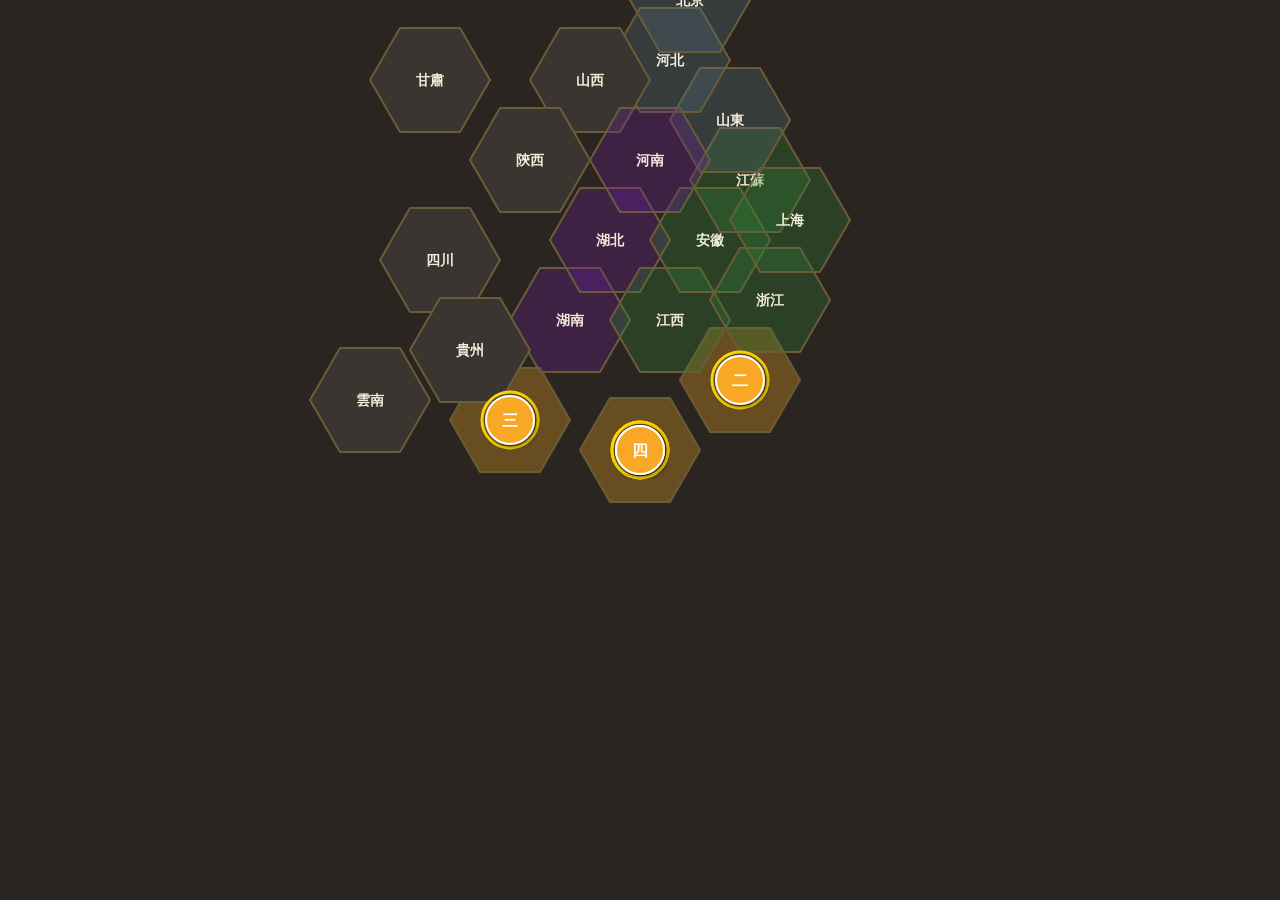
<file: frontend/china_map.html>
<!DOCTYPE html>
<html lang="zh-Hant">
<head>
<meta charset="UTF-8">
<title>北伐風雲 - 簡化地圖</title>
<style>
  body { margin: 0; background: #2a2520; }
  #mapContainer { width: 100vw; height: 100vh; position: relative; overflow: hidden; }
  svg { width: 100%; height: 100%; }

  /* Province styles */
  .province {
    fill: #3a3530;
    stroke: #6b5c38;
    stroke-width: 2;
    transition: fill 0.2s;
    cursor: pointer;
  }
  .province:hover { fill: #4a4540; }

  /* Faction colors */
  .province.faction-N { fill: rgba(249, 168, 37, 0.3); }
  .province.faction-F { fill: rgba(84, 110, 122, 0.3); }
  .province.faction-W { fill: rgba(106, 27, 154, 0.3); }
  .province.faction-S { fill: rgba(46, 125, 50, 0.3); }

  /* Province labels */
  .province-label {
    font-size: 14px;
    fill: #f3ecdb;
    font-weight: 600;
    pointer-events: none;
    text-anchor: middle;
  }

  /* Army markers */
  .army-marker {
    cursor: pointer;
    transition: all 0.2s;
  }
  .army-marker:hover {
    transform: scale(1.1);
  }

  .army-designation {
    font-size: 16px;
    font-weight: 700;
    fill: white;
    text-anchor: middle;
    pointer-events: none;
  }

  .army-halo {
    fill: none;
    stroke: #ffd700;
    stroke-width: 3;
    opacity: 0;
    animation: pulse 2s infinite;
  }

  .army-marker.unmoved .army-halo {
    opacity: 1;
  }

  @keyframes pulse {
    0%, 100% { opacity: 0.8; transform: scale(1); }
    50% { opacity: 0.3; transform: scale(1.2); }
  }
</style>
</head>
<body>
  <div id="mapContainer">
    <svg viewBox="0 0 1200 900" id="map">
      <defs>
        <filter id="shadow">
          <feDropShadow dx="2" dy="2" stdDeviation="3" flood-opacity="0.5"/>
        </filter>
      </defs>

      <g id="provinces"></g>
      <g id="armies"></g>
    </svg>
  </div>

  <script src="china_map_data.js"></script>
  <script src="china_map.js"></script>
</body>
</html>
</file>
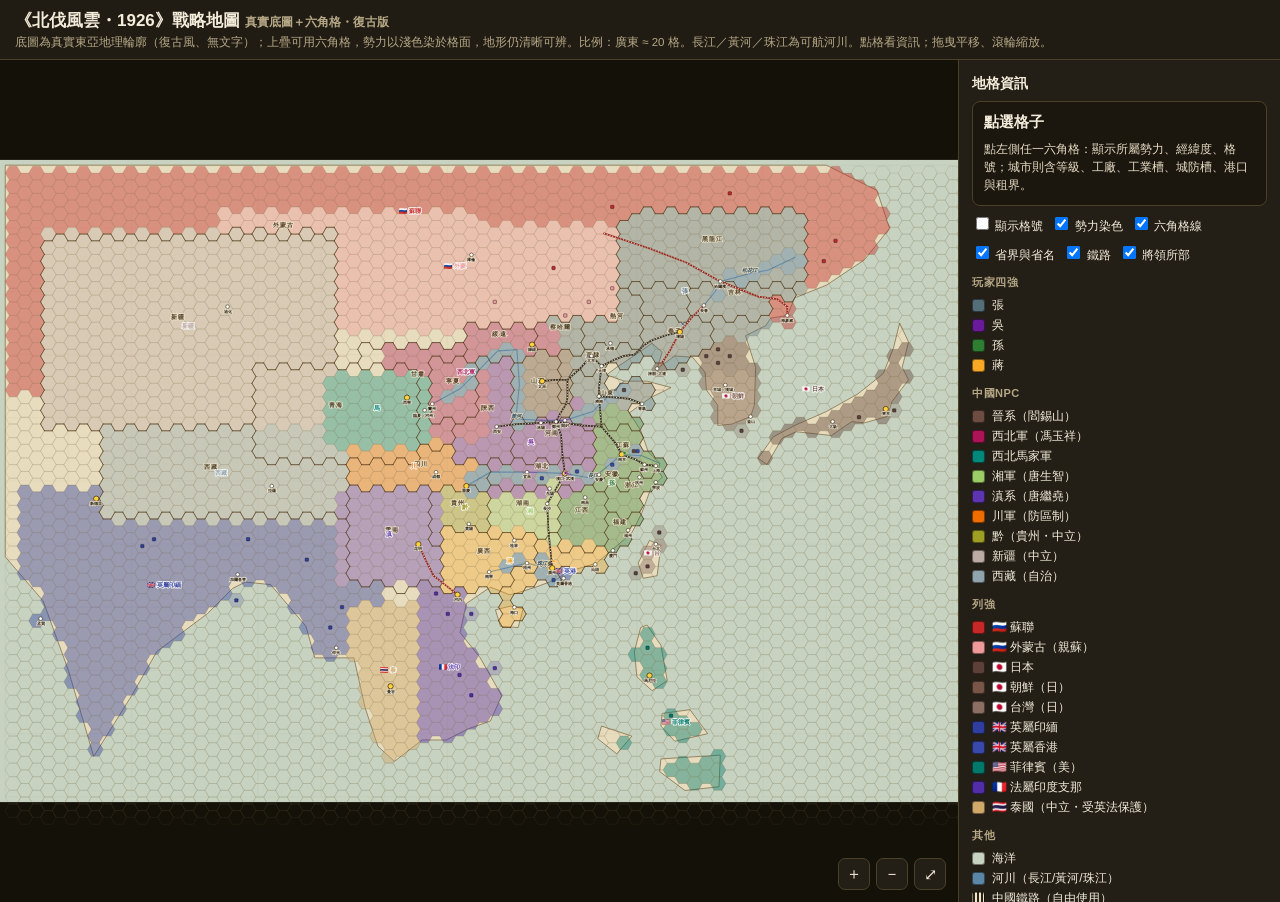
<file: frontend/map_data.html>
<!DOCTYPE html>
<html lang="zh-Hant">
<head>
<meta charset="UTF-8">
<meta name="viewport" content="width=device-width, initial-scale=1.0">
<title>《北伐風雲・1926》戰略地圖（真實底圖＋六角格）</title>
<style>
  :root{--bg:#1c1a12;--panel:#241f16;--ink:#f3ecdb;--muted:#b6a887;--line:#3a3320;}
  *{box-sizing:border-box;}
  body{margin:0;font-family:"Noto Sans TC","PingFang TC","Microsoft JhengHei",sans-serif;background:var(--bg);color:var(--ink);}
  header{padding:9px 15px;border-bottom:1px solid #4a4128;background:#211c13;}
  header h1{margin:0;font-size:17px;}
  header p{margin:3px 0 0;font-size:11.5px;color:var(--muted);}
  #wrap{display:flex;height:calc(100vh - 58px);}
  #mapzone{flex:1;position:relative;overflow:hidden;background:#141109;cursor:grab;}
  #mapzone.grabbing{cursor:grabbing;}
  svg{width:100%;height:100%;display:block;}
  .sea{fill:#c7d2c0;}
  .land{fill:#e7dcbe;stroke:#7c6a44;stroke-width:1.4;stroke-linejoin:round;}
  .grat{stroke:#9a875c;stroke-width:.4;opacity:.35;fill:none;}
  .river{fill:none;stroke:#5b86a6;stroke-width:2.1;stroke-linecap:round;opacity:.85;}
  .railbase{fill:none;stroke:#2b2113;stroke-width:3.2;stroke-linecap:round;opacity:.9;}
  .railtie{fill:none;stroke:#f0e6ce;stroke-width:1.9;stroke-dasharray:2 3.4;stroke-linecap:butt;opacity:.95;}
  .railname{font-size:9.5px;font-weight:700;fill:#2b2113;paint-order:stroke;stroke:#f0e6ce;stroke-width:2.6px;
            pointer-events:none;text-anchor:middle;letter-spacing:1px;}
  .railbase.fo{stroke:#8c1c13;}
  .railtie.foT{stroke:#ffd9d2;}
  .railname.foN{fill:#8c1c13;}
  .hex{stroke:#6b5c38;stroke-width:.5;stroke-opacity:.5;}
  .hex:hover{stroke:#000;stroke-width:1.8;stroke-opacity:1;}
  .rlabel{font-size:12px;font-weight:800;paint-order:stroke;stroke:#fff;stroke-width:3px;pointer-events:none;text-anchor:middle;opacity:.9;}
  .rivname{font-size:10px;font-weight:700;fill:#2b4a63;paint-order:stroke;stroke:#e7dcbe;stroke-width:2.5px;pointer-events:none;text-anchor:middle;font-style:italic;}
  .hnum{font-size:3px;fill:#00000055;pointer-events:none;text-anchor:middle;}
  .pbord{stroke:#4a2f10;stroke-width:1.5;opacity:.8;stroke-linecap:round;pointer-events:none;}
  .pname{font-size:11px;font-weight:800;fill:#3a2a10;paint-order:stroke;stroke:#f0e6ce;stroke-width:3px;
         pointer-events:none;text-anchor:middle;letter-spacing:2px;opacity:.85;}
  .city{fill:#fff;stroke:#3a2c12;stroke-width:1.1;}
  .capital{fill:#ffd23e;stroke:#3a2c12;stroke-width:1.4;}
  .cityname{font-size:8.5px;fill:#241a08;paint-order:stroke;stroke:#f3ecdb;stroke-width:2.2px;pointer-events:none;text-anchor:middle;font-weight:700;}
  #side{width:322px;background:var(--panel);border-left:1px solid #4a4128;overflow-y:auto;padding:13px;}
  #side h2{font-size:14px;margin:2px 0 8px;}
  #info{background:#1b160e;border:1px solid #4a4128;border-radius:8px;padding:11px;min-height:88px;font-size:13px;}
  #info .big{font-size:15px;font-weight:800;}
  #info .tag{display:inline-block;padding:1px 8px;border-radius:10px;font-size:11px;margin:5px 5px 0 0;color:#111;font-weight:700;}
  #info table{width:100%;border-collapse:collapse;margin-top:8px;font-size:12px;}
  #info td{padding:2px 4px;border-bottom:1px solid #342c18;}
  #info td.k{color:#b6a887;width:40%;}
  #info .gar{margin-top:8px;font-size:12px;color:#e7dcc4;line-height:1.5;white-space:pre-line;}
  .row{display:flex;align-items:center;gap:8px;margin:8px 0;font-size:12px;flex-wrap:wrap;}
  .legend h3{font-size:11px;color:var(--muted);margin:11px 0 5px;text-transform:uppercase;letter-spacing:.5px;}
  .lg{display:flex;align-items:center;gap:7px;font-size:12px;padding:1.5px 0;}
  .sw{width:13px;height:13px;border-radius:3px;border:1px solid #0007;flex:none;}
  .hint{font-size:11px;color:var(--muted);margin-top:10px;line-height:1.5;}
  .controls{position:absolute;right:12px;bottom:12px;display:flex;gap:6px;}
  .controls button{width:32px;height:32px;border-radius:7px;border:1px solid #4a4128;background:#241f16;color:#f3ecdb;font-size:16px;cursor:pointer;}
  .controls button:hover{background:#3a3320;}
  label.ck{font-size:12px;color:var(--ink);cursor:pointer;}
</style>
</head>
<body>
<header>
  <h1>《北伐風雲・1926》戰略地圖 <span style="font-size:12px;color:#b6a887">真實底圖＋六角格・復古版</span></h1>
  <p>底圖為真實東亞地理輪廓（復古風、無文字）；上疊可用六角格，勢力以淺色染於格面，地形仍清晰可辨。比例：廣東 ≈ 20 格。長江／黃河／珠江為可航河川。點格看資訊；拖曳平移、滾輪縮放。</p>
</header>
<div id="wrap">
  <div id="mapzone">
    <svg id="map"><g id="vp"></g></svg>
    <div class="controls"><button id="zin">＋</button><button id="zout">－</button><button id="zreset">⤢</button></div>
  </div>
  <div id="side">
    <h2>地格資訊</h2>
    <div id="info"><span class="big">點選格子</span><div class="gar">點左側任一六角格：顯示所屬勢力、經緯度、格號；城市則含等級、工廠、工業槽、城防槽、港口與租界。</div></div>
    <div class="row">
      <label class="ck"><input type="checkbox" id="tgnum"> 顯示格號</label>
      <label class="ck"><input type="checkbox" id="tgtint" checked> 勢力染色</label>
      <label class="ck"><input type="checkbox" id="tghex" checked> 六角格線</label>
      <label class="ck"><input type="checkbox" id="tgprov" checked> 省界與省名</label>
      <label class="ck"><input type="checkbox" id="tgrail" checked> 鐵路</label>
      <label class="ck"><input type="checkbox" id="tggen" checked> 將領所部</label>
    </div>
    <div class="legend" id="legend"></div>
    <div class="hint">城市資訊：等級(Lv1-5)、工廠數與各廠等級(Lv1-3)、剩餘工業槽、城防槽(港口可建砲台)、港口(海港可建海軍／河港只可建砲艇)、租界。取消勢力染色即見純復古底圖。</div>
  </div>
</div>
<script>
// ===== 投影（等距圓柱）=====
const LON0=70,LAT0=55,K=24;
function px(lon,lat){return [(lon-LON0)*K,(LAT0-lat)*K];}
function unpx(x,y){return [LON0+x/K, LAT0-y/K];}
const MAPW=(145-LON0)*K, MAPH=(LAT0-5)*K;
// ===== 勢力 =====
const R={
 F:{n:'張',g:'玩家',c:'#546e7a'}, W:{n:'吳',g:'玩家',c:'#6a1b9a'},
 S:{n:'孫',g:'玩家',c:'#2e7d32'}, N:{n:'蔣',g:'玩家',c:'#f9a825'},
 Y:{n:'晉系（閻錫山）',g:'中國NPC',c:'#6d4c41'}, G:{n:'西北軍（馮玉祥）',g:'中國NPC',c:'#ad1457'},
 M:{n:'西北馬家軍',g:'中國NPC',c:'#00897b'}, H:{n:'湘軍（唐生智）',g:'中國NPC',c:'#9ccc65'},
 D:{n:'滇系（唐繼堯）',g:'中國NPC',c:'#5e35b1'}, C:{n:'川軍（防區制）',g:'中國NPC',c:'#ef6c00'},
 Q:{n:'黔（貴州・中立）',g:'中國NPC',c:'#9e9d24'}, x:{n:'新疆（中立）',g:'中國NPC',c:'#bcaaa4'},
 t:{n:'西藏（自治）',g:'中國NPC',c:'#90a4ae'},
 V:{n:'蘇聯',g:'列強',c:'#c62828',flag:'🇷🇺'}, O:{n:'外蒙古（親蘇）',g:'列強',c:'#ef9a9a',flag:'🇷🇺'},
 J:{n:'日本',g:'列強',c:'#5d4037',flag:'🇯🇵'}, K:{n:'朝鮮（日）',g:'列強',c:'#795548',flag:'🇯🇵'},
 T:{n:'台灣（日）',g:'列強',c:'#8d6e63',flag:'🇯🇵'}, B:{n:'英屬印緬',g:'列強',c:'#303f9f',flag:'🇬🇧'},
 b:{n:'英屬香港',g:'列強',c:'#3949ab',flag:'🇬🇧'}, P:{n:'菲律賓（美）',g:'列強',c:'#00796b',flag:'🇺🇸'},
 I:{n:'法屬印度支那',g:'列強',c:'#512da8',flag:'🇫🇷'}, TH:{n:'泰國（中立・受英法保護）',g:'列強',c:'#d0a86a',flag:'🇹🇭'},
};
const SHORT={F:'張',W:'吳',S:'孫',N:'蔣',Y:'晉',G:'西北軍',M:'馬',H:'湘',D:'滇',C:'川',Q:'黔',x:'新疆',t:'西藏',V:'蘇聯',O:'外蒙',J:'日本',K:'朝鮮',T:'台',B:'英屬印緬',b:'英港',P:'菲律賓',I:'法印',TH:'泰'};
// ===== 真實輪廓（lon,lat）=====
const MAINLAND=[[70,55],[135,55],[139,53],[140,50],[138,47.5],[135,45.5],[132.5,44.5],[131.9,43.1],[130.6,42.9],[130.2,42.3],[128.6,41.5],[129.4,39],[129.3,36],[129,35.1],[127.5,34.5],[126.4,34.4],[126.4,36],[125.5,37.2],[125.4,38.6],[124.4,39.8],[123,39.9],[121.6,38.9],[122,40.2],[121.2,40.9],[120.9,40.7],[119.9,40.0],[119.0,39.4],[118.4,39],[117.6,38.4],[119,37.9],[120.8,37.9],[122.7,37.4],[121.1,36.6],[119.4,35.4],[120.3,34],[120.9,32.3],[121.8,31.4],[121.7,30.8],[122,30.3],[121.1,29.4],[120.4,27.5],[119.6,25.9],[118.1,24.6],[116.8,23.5],[114.5,22.8],[113.6,22.2],[112,21.6],[110.4,21.1],[109.9,21],[108.4,21.6],[106.5,20.3],[106,18],[107.6,16],[109.3,13],[108.4,11],[106.7,10.4],[104.9,9.5],[103,9.5],[100.8,7.8],[99.5,9],[98.5,12],[97.6,16],[94.5,16],[93.8,18.5],[91,21.8],[89,22],[88,21.5],[86,19.5],[82,16.5],[80,13],[77,8.2],[75,15],[73,20.5],[70,24]];
const ISLANDS=[
 [[140.8,42.5],[141.5,41],[141,39],[141.5,38],[140.2,36.3],[139.8,35.1],[138,34.6],[137,34.7],[135.4,33.6],[132.6,33.9],[131.5,33.4],[130.3,31.3],[129.6,31.8],[130.8,33.5],[132.5,34.4],[135,35.5],[137.5,36.9],[139.5,38.5],[140.3,40.5]], // 日本
 [[121,25.3],[121.9,24.9],[121.6,22.5],[120.5,22.3],[120.1,23.5],[120.7,24.7]], // 台灣
 [[110,20.1],[111,19.9],[110.6,18.4],[109.2,18.5],[108.8,19.8]], // 海南
 [[120.8,18.6],[121.9,17],[122.4,14.2],[121.2,13.4],[120,14.5],[119.8,16.5],[120.3,18.4]], // 呂宋
 [[122,11.6],[124.2,11.9],[125.6,10],[123,9.4],[121.9,10.6]], // 維薩亞斯
 [[121.9,8],[126.6,8.3],[126.5,5.8],[123.8,5.5],[121.8,7]],   // 民答那峨
 [[117.2,10.6],[119.6,9.8],[118.4,8.4],[116.9,9.6]],           // 巴拉望
];
// ===== 勢力範圍（lon/lat 矩形 [W,E,S,N]，先到先得）=====
const PROV=[
 ['b',[113.8,114.4,22.05,22.6]],
 ['T',[119.5,122.5,21.8,25.5]],
 ['M',[95,103.4,32.5,38.5]],
 ['Y',[110.4,114.5,35,40.3]],
 ['G',[100,108,33,40.5]],['G',[106,114,40,42.5]],
 ['N',[110,117.4,20.2,25.2]],['N',[104.3,112.1,21.5,26]],['N',[108,111.5,17.5,20.6]],
 ['W',[105.5,111.5,31.5,39.5]],['W',[110.5,116.7,31.3,36.6]],['W',[108,116.7,28.8,33.4]],
 ['S',[116,122.5,30.3,35.6]],['S',[114,120,28.8,34.6]],['S',[118,123.5,26.6,31.6]],['S',[113.5,118.6,24.6,30.3]],['S',[117.4,120.6,23.6,28.9]],
 ['H',[108.5,114.5,25,30.6]],
 ['Q',[104.5,110,25.9,29.5]],
 ['D',[96.5,106.5,21.8,29.5]],
 ['C',[97,110.5,28,34]],
 ['F',[114.5,123.2,33.8,38.6]],['F',[113,120,37.4,42.6]],['F',[118.8,135,38.8,54]],
 ['x',[73,96,34,49.7]],['t',[78,100,26.8,36.6]],
 ['K',[124.5,131,33.8,43.5]],['J',[129.5,146,30,46.5]],['P',[118.5,127,4,19.6]],
 ['TH',[97.5,102.6,6,20.5]],['I',[102.6,110,8,23.8]],['B',[71,99.6,6,29.4]],
 ['O',[87,123,41.5,53]],
 ['V',[70,146,49,55]],['V',[70,89,37,53]],['V',[126.5,146,42,53]],
];
// ===== 省份（1926 行政區；lon/lat 矩形，先到先得）=====
const PROVINCE=[
 ['寧夏',[104,107.5,35,39.5]],['熱河',[115.5,120,40.5,45]],['察哈爾',[112,116,40,45]],['綏遠',[106,112,39.5,43]],
 ['山東',[114.8,122.8,34.3,38.5]],['直隸',[113.5,120,36.5,41]],
 ['河南',[110.3,116.7,31.3,35.0]],['山西',[110.2,114.6,34.6,40.3]],['陝西',[105.5,111.3,31.7,39.6]],
 ['青海',[89.5,103,31.5,39.2]],['甘肅',[98,108.8,32.5,40.5]],
 ['湖北',[108.3,116.2,29.6,33.3]],['湖南',[108.7,114.3,25.8,30.2]],
 ['江蘇',[116.3,122,30.7,35.2]],['安徽',[114.8,119.7,29.4,34.7]],['浙江',[118,123,27.1,31.2]],
 ['福建',[117.4,120.5,23.5,28.4]],['江西',[113.5,118.5,24.4,30.1]],
 ['廣西',[104.4,112.1,23.0,26.4]],['廣西',[104.4,110.0,21.3,23.0]],
 ['廣東',[108.5,117.6,17.8,25.5]],
 ['貴州',[103.5,109.6,24.6,29.3]],['雲南',[97.5,106.2,21.1,29.3]],['四川',[97.3,110.2,26,34]],
 ['奉天',[119,125.5,38.7,43]],['吉林',[124,132,43,45.5]],['黑龍江',[117,135,45.5,54]],
 ['新疆',[73,96.5,34,49.5]],['西藏',[78,99,27,36.5]],['外蒙古',[87,116.5,41.5,52.5]],
];
function provOf(lon,lat){for(const[n,b]of PROVINCE)if(lon>=b[0]&&lon<=b[1]&&lat>=b[2]&&lat<=b[3])return n;return null;}
// ===== 地區（省份的上位分組；供跨省事件觸發判定）=====
const REGIONS={'滿州':['黑龍江','吉林','奉天']};
function regionOf(prov){for(const r in REGIONS)if(REGIONS[r].includes(prov))return r;return null;}
// ===== 河川（lon/lat polyline）=====
const RIVERS=[
 {name:'黃河',pts:[[103.8,36.1],[106,37.3],[109,40.3],[110.5,40.4],[110.7,37.6],[110.4,34.9],[112.5,34.8],[114.3,34.8],[116.5,35.5],[118,37],[119,37.9]]},
 {name:'長江',pts:[[106.5,29.6],[108.4,30.7],[111.3,30.7],[114.3,30.6],[116.5,30.2],[118.8,32.1],[120.4,32],[121.8,31.4]]},
 {name:'珠江',pts:[[108.3,22.8],[111.3,23.5],[112.5,23.2],[113.3,23.1],[113.6,22.4]]},
 {name:'松花江',pts:[[125.3,43.9],[126.2,45.0],[126.6,45.8],[128.9,46.4],[130.4,46.7],[132.5,47.7]]},
];
// ===== 鐵路（事件卡「沿線」判定用）=====
const RAILS=[
 // 列強鐵路（紅色）——需與該列強關係 ≥5 方可使用
 {name:'南滿鐵路',fo:1,pts:[[121.95,39.3],[122.6,40.3],[123.4,41.8],[124.4,43.0],[125.3,43.9]]},
 {name:'中東鐵路',fo:1,pts:[[117.4,49.6],[121.0,48.4],[123.9,47.3],[126.6,45.8],[129.6,44.6],[131.1,44.4],[131.9,43.8],[131.9,43.1]],end:'海參崴'},
 {name:'滇越鐵路',fo:1,pts:[[102.7,25.0],[103.3,23.7],[103.9,22.5],[104.8,21.8],[105.8,21.0]]},
 // 中國境內鐵路（黑色）——所有玩家可自由使用
 {name:'京奉鐵路',pts:[[116.4,39.9],[117.2,39.1],[118.2,39.6],[119.0,39.9],[119.8,40.0],[120.5,40.7],[121.1,41.1],[122.2,41.5],[123.4,41.8]]},
 {name:'京漢鐵路',pts:[[116.4,39.9],[115.5,38.9],[114.5,38.0],[114.5,37.1],[114.5,36.6],[114.4,36.1],[113.9,35.3],[113.6,34.7],[114.0,33.6],[114.1,32.1],[114.3,30.6]]},
 {name:'津浦鐵路',pts:[[117.2,39.1],[117.0,37.4],[117.0,36.7],[117.2,34.3],[118.3,33.0],[118.8,32.1]]},
 {name:'隴海鐵路',pts:[[108.9,34.3],[110.5,34.5],[112.4,34.6],[113.6,34.7],[115.5,34.4],[117.2,34.3]]},
 {name:'滬寧鐵路',pts:[[118.8,32.1],[119.9,31.7],[120.6,31.3],[121.5,31.2]]},
 {name:'膠濟鐵路',pts:[[117.0,36.7],[118.5,36.6],[119.4,36.5],[120.32,36.15]]},
 {name:'正太鐵路',pts:[[114.5,38.0],[113.5,38.0],[112.5,37.9]]},
 {name:'粵漢鐵路',pts:[[114.3,30.6],[113.6,29.4],[112.9,28.2],[113.0,26.0],[113.3,23.1]]},
];
// ===== 城市（lo,la 經緯度 + 經濟）=====
const CITIES=[
 {lo:123.4,la:41.8,name:'瀋陽',k:'F',lvl:5,facs:[3,2,1],port:'內陸',cap:1,note:'奉系首府 ★張作霖（領袖）｜瀋陽兵工廠（工業最高）\n駐軍：步×3 騎×1 機×2 砲×2'},
 {lo:126.6,la:45.8,name:'哈爾濱',k:'F',lvl:3,facs:[1],port:'河港',note:'松花江河港・北滿樞紐\n步×1 騎×1'},
 {lo:125.3,la:43.9,name:'長春',k:'F',lvl:2,facs:[1],port:'內陸',note:'南滿鐵路沿線\n騎×1'},
 {lo:121.6,la:38.9,name:'旅順·大連',k:'J',lvl:4,facs:[2],port:'海港',note:'🇯🇵 旅順・大連（日本領地）｜關東州＋南滿鐵路\n關東軍・滿洲混成旅 ×2（每旅 步×2 砲×1 騎×2；合計 步×4 砲×2 騎×4）｜砲艇×2 中隊'},
 {lo:116.4,la:39.9,name:'北京',k:'F',lvl:4,facs:[1],port:'內陸',note:'名義中央政府所在\n京畿衛戍：步×2 騎×1 機×1'},
 {lo:117.2,la:39.1,name:'天津',k:'F',lvl:4,facs:[2],port:'海港',conc:['🇬🇧','🇯🇵','🇫🇷'],note:'港口・租界城市\n步×1 機×1 砲×1｜渤海艦隊 驅逐艦×1 砲艇×1\n租界駐軍：英/日/法 各1營'},
 {lo:117,la:36.7,name:'濟南',k:'F',lvl:3,facs:[1],port:'河港',note:'黃河河港・山東（張宗昌轄）\n步×2 騎×1 機×1 砲×1｜白俄步兵營×1（§12.3）'},
 {lo:120.4,la:36.1,name:'青島',k:'F',lvl:3,facs:[1],port:'海港',note:'山東半島海港\n步×1 砲×1｜砲艇×1'},
 {lo:117.9,la:40.9,name:'承德',k:'F',lvl:2,facs:[],port:'內陸',note:'熱河\n步×1'},
 {lo:114.3,la:30.6,name:'漢口·武漢',k:'W',lvl:5,facs:[2,1],port:'河港',conc:['🇬🇧','🇯🇵'],cap:1,note:'直系首府 ★吳佩孚（領袖）｜長江河港・漢陽兵工廠\n駐軍：步×4 騎×1 機×1 砲×2｜長江砲艇×1｜漢口租界(英/日各1營)'},
 {lo:113.6,la:34.7,name:'鄭州',k:'W',lvl:3,facs:[1],port:'河港',note:'中原鐵路樞紐・黃河河港（靳雲鶚）\n步×3 騎×1 機×1 砲×1'},
 {lo:112.4,la:34.6,name:'洛陽',k:'W',lvl:2,facs:[],port:'河港',note:'古都・黃河中游河港\n步×1 騎×1'},
 {lo:108.9,la:34.3,name:'西安',k:'W',lvl:3,facs:[1],port:'內陸',note:'陝西方面\n步×2 騎×1 機×1 砲×1'},
 {lo:114.3,la:34.8,name:'開封',k:'W',lvl:2,facs:[],port:'河港',note:'黃河河港・河南省會\n步×1 機×1'},
 {lo:111.3,la:30.7,name:'宜昌',k:'W',lvl:2,facs:[],port:'河港',note:'長江河港・入川門戶\n步×1'},
 {lo:121.5,la:31.2,name:'上海',k:'S',lvl:5,facs:[3,2],port:'海港',dual:1,conc:['🇬🇧','🇯🇵','🇫🇷'],note:'最大港口・長江口・租界（海港兼河港）\n步×2 機×1 砲×1｜砲艇×1\n租界駐軍：英/日/法 各1營（含長江砲艇）'},
 {lo:118.8,la:32.1,name:'南京',k:'S',lvl:4,facs:[1],port:'河港',cap:1,note:'五省聯軍首府 ★孫傳芳（領袖）｜長江河港\n駐軍：步×2 騎×1 機×1 砲×1'},
 {lo:120.6,la:31.3,name:'蘇州',k:'S',lvl:3,facs:[1],port:'河港',note:'運河城市\n步×1 機×1'},
 {lo:120.2,la:30.3,name:'杭州',k:'S',lvl:3,facs:[1],port:'內陸',note:'浙江省會（錢塘江，內陸）\n步×1 騎×1'},
 {lo:121.5,la:29.9,name:'寧波',k:'S',lvl:3,facs:[1],port:'海港',note:'浙東海港\n步×1'},
 {lo:115.9,la:28.7,name:'南昌',k:'S',lvl:3,facs:[1],port:'河港',note:'江西省會・贛江\n步×1 騎×1 機×1'},
 {lo:119.3,la:26.1,name:'福州',k:'S',lvl:3,facs:[1],port:'海港',note:'福建省會・海港\n步×1 騎×1'},
 {lo:118.1,la:24.5,name:'廈門',k:'S',lvl:2,facs:[],port:'海港',conc:['🇬🇧'],note:'閩南海港・租界\n步×1 砲×1'},
 {lo:117,la:30.5,name:'安慶',k:'S',lvl:2,facs:[],port:'河港',note:'長江河港・安徽\n砲艇×1（無常駐陸軍）'},
 {lo:113.3,la:23.1,name:'廣州',k:'N',lvl:5,facs:[2,1],port:'河港',conc:['🇬🇧','🇫🇷'],cap:1,note:'國民革命軍首府 ★蔣介石＋汪精衛（雙首長）｜珠江河港\n駐軍：步×5 機×1 砲×1｜砲艇×1｜沙面租界(英/法各1營)'},
 {lo:111.3,la:23.5,name:'梧州',k:'N',lvl:2,facs:[],port:'河港',note:'西江河港（李宗仁）\n步×1 騎×1'},
 {lo:108.3,la:22.8,name:'南寧',k:'N',lvl:3,facs:[1],port:'河港',note:'廣西省會・邕江\n步×1 騎×1 機×1'},
 {lo:116.7,la:23.4,name:'汕頭',k:'N',lvl:3,facs:[1],port:'海港',conc:['🇬🇧'],note:'粵東海港・租界\n步×1 砲×1'},
 {lo:110.3,la:20,name:'海口',k:'N',lvl:2,facs:[],port:'海港',note:'海南島海港\n步×1'},
 {lo:110.3,la:25.3,name:'桂林',k:'N',lvl:2,facs:[],port:'內陸',note:'桂北\n步×1'},
 {lo:112.5,la:37.9,name:'太原',k:'Y',lvl:3,facs:[2],port:'內陸',cap:1,note:'晉系首府 ★閻錫山｜太原兵工廠（自給）\n全軍：步×5 騎×1 機×1 砲×1（共 8 營）'},
 {lo:111.7,la:40.8,name:'歸綏',k:'G',lvl:2,facs:[1],port:'內陸',cap:1,note:'西北軍首府 ★馮玉祥（正訪蘇，待五原誓師）\n駐軍：步×4 騎×2 機×1 砲×1｜大刀近戰隊'},
 {lo:103.8,la:36.1,name:'蘭州',k:'G',lvl:2,facs:[],port:'河港',note:'黃河河港・甘肅（西北軍）\n步×2'},
 {lo:101.8,la:36.6,name:'西寧',k:'M',lvl:2,facs:[],port:'內陸',cap:1,note:'馬家軍首府 ★馬麒\n回族騎兵×2 步×2（騎兵加成僅在馬家將領麾下）'},
 {lo:103.2,la:35.6,name:'臨夏（河州）',k:'M',lvl:2,facs:[],port:'內陸',note:'馬家軍回族核心地\n回族騎兵×1'},
 {lo:112.9,la:28.2,name:'長沙',k:'H',lvl:3,facs:[1],port:'內陸',note:'湘軍主城｜唐生智（將領，忠誠 7，可直接策反）｜北伐導火線\n步×3 機×1'},
 {lo:113.1,la:29.4,name:'岳陽',k:'H',lvl:1,facs:[],port:'河港',note:'長江/洞庭湖口\n步×2'},
 {lo:104.1,la:30.7,name:'成都',k:'C',lvl:4,facs:[1],port:'內陸',note:'川西 劉文輝\n步×3 機×1（防區制）'},
 {lo:106.5,la:29.6,name:'重慶',k:'C',lvl:4,facs:[2],port:'河港',cap:1,note:'川軍 劉湘（最大實力，將領級・可直接策反）｜長江河港\n步×4 騎×1 砲×1｜防區稅收豐'},
 {lo:102.7,la:25,name:'昆明',k:'D',lvl:3,facs:[1],port:'內陸',cap:1,note:'滇系首府 ★唐繼堯（末期・內部動盪）\n步×3（山地）｜滇越鐵路通法屬印支'},
 {lo:106.7,la:26.6,name:'貴陽',k:'Q',lvl:2,facs:[],port:'內陸',note:'貴州（中立地方部隊）\n步×2'},
 {lo:87.6,la:43.8,name:'迪化',k:'x',lvl:2,facs:[],port:'內陸',note:'新疆 楊增新（中立、遙遠）\n步×1'},
 {lo:91.1,la:29.6,name:'拉薩',k:'t',lvl:1,facs:[],port:'內陸',note:'西藏（自治，受英國影響）'},
 {lo:131.9,la:43.1,name:'海參崴',k:'V',lvl:3,facs:[1],port:'海港',note:'🇷🇺 蘇聯遠東\n駐軍：裝甲混成旅（坦2 步2 機1）｜太平洋艦隊分遣大隊（驅3 巡2）×2'},
 {lo:106.9,la:47.9,name:'庫倫',k:'O',garrK:'V',lvl:2,facs:[],port:'內陸',note:'🇷🇺 外蒙古（實質獨立・親蘇）｜地格屬外蒙、守軍為蘇聯直屬\n駐軍：步砲混成旅（砲2 步2 機1）'},
 {lo:127,la:37.6,name:'京城（漢城）',k:'K',lvl:3,facs:[1],port:'內陸',note:'🇯🇵 朝鮮軍司令部（森岡守成）\n步×2 機槍營×1'},
 {lo:129,la:35.1,name:'釜山',k:'K',lvl:3,facs:[1],port:'海港',note:'🇯🇵 朝鮮南端海港\n朝鮮軍・步砲混成旅（砲1 步2 機2）'},
 {lo:139.7,la:35.7,name:'東京',k:'J',lvl:5,facs:[3,2],port:'海港',cap:1,note:'🇯🇵 日本本土\n帝國海軍（全場最強）＋海軍航空隊｜駐華艦艇母港\n守軍：步兵營×1 機槍營×1'},
 {lo:135.5,la:34.7,name:'大阪',k:'J',lvl:4,facs:[2],port:'海港',note:'🇯🇵 工業重鎮\n海軍後勤｜守軍：步兵營×1 機槍營×1'},
 {lo:121.5,la:25,name:'台北',k:'T',lvl:3,facs:[1],port:'海港',note:'🇯🇵 台灣總督府\n台灣軍・步兵營×1'},
 {lo:96.2,la:16.8,name:'仰光',k:'B',lvl:3,facs:[1],port:'海港',note:'🇬🇧 英屬緬甸\n步×2 坦克×1 機槍營×1'},
 {lo:88.4,la:22.6,name:'加爾各答',k:'B',lvl:3,facs:[1],port:'海港',note:'🇬🇧 英屬印度\n守備：步砲混成旅（砲2 步2 機1）｜海軍'},
 {lo:121,la:14.6,name:'馬尼拉',k:'P',lvl:4,facs:[1],port:'海港',cap:1,note:'🇺🇸 美屬菲律賓（總督 倫納德·伍德）\n駐菲陸軍：步砲混成旅（砲1 步2 機2）＋霰彈槍營×3｜菲律賓艦隊（驅2 巡1 運1）'},
 {lo:105.8,la:21,name:'河內',k:'I',lvl:3,facs:[1],port:'海港',cap:1,note:'🇫🇷 法屬印度支那\n駐軍：步砲混成旅 ×2（每旅 砲2 步2 機1；合計 砲4 步4 機2）｜滇越鐵路（影響滇系）'},
 {lo:114.2,la:22.3,name:'英屬香港',k:'b',lvl:3,facs:[1],port:'海港',note:'🇬🇧 英屬香港\n守備：步砲混成旅（砲1 步2 機2）｜遠東艦隊（驅3 巡1）＋運兵船大隊'},
 {lo:72.8,la:19.1,name:'孟買',k:'B',lvl:4,facs:[2],port:'海港',note:'🇬🇧 英屬印度・孟買\n海港・棉紡工業重鎮｜守軍：步兵營×1 機槍營×1'},
 {lo:77.2,la:28.6,name:'新德里',k:'B',lvl:4,facs:[1],port:'內陸',cap:1,note:'🇬🇧 英屬印度・德里\n英印政治中樞｜守軍：步兵營×1 機槍營×1'},
 {lo:100.5,la:13.75,name:'曼谷',k:'TH',lvl:3,facs:[1],port:'海港',cap:1,note:'🇹🇭 泰國（暹羅）首都\n中立國・受英法保護（英法之間的緩衝國）'},
];
// ===== 駐軍（依格號 id；同格可多筆＝多國砲艇共停）=====
const GARR=[
 // 日本 🇯🇵
 {id:2751,o:'J',t:'驅逐艦×1 中隊'},
 
 {id:2894,o:'J',t:'朝鮮軍・步兵旅'},{id:2895,o:'J',t:'朝鮮軍・騎兵旅'},
 {id:2622,o:'J',t:'台灣軍・步砲混成旅（砲1 步2 機2）'},
 {id:2996,o:'J',t:'艦隊（驅2 巡2）＋運兵船大隊×1'},{id:3618,o:'J',t:'艦隊（驅3 巡1）＋運兵船大隊'},
 {id:2667,o:'J',t:'運兵船×1 中隊＋驅逐艦×2 中隊'},{id:2574,o:'J',t:'運兵船×1 中隊＋驅逐艦×2 中隊'},
 {id:2565,o:'J',t:'砲艇×1 中隊'},{id:2513,o:'J',t:'砲艇×1 中隊'},
 {id:2846,o:'J',t:'關東軍・步砲混成旅（砲2 步2 機1）'},{id:2942,o:'J',t:'朝鮮軍・步砲混成旅（砲2 步2 機1）'},{id:3475,o:'J',t:'第三師團（砲2 步1 騎1）'},








 // 英國 🇬🇧（在華砲艇與遠東艦隊歸英屬香港 b；印緬陸軍與印度洋艦隊歸 B）
 {id:2565,o:'b',t:'砲艇×1 中隊（與他國共停）'},{id:2327,o:'b',t:'砲艇×1 中隊'},{id:2470,o:'b',t:'砲艇×1 中隊'},
 {id:2183,o:'b',t:'砲艇×1 中隊'},{id:2239,o:'b',t:'砲艇×1 中隊'},
 {id:944,o:'B',t:'驅逐艦大隊×2＋巡洋艦大隊×1＋運兵船×2 中隊'},
 {id:1377,o:'B',t:'坦克營'},{id:1330,o:'B',t:'砲兵營＋步兵營'},
 {id:604,o:'B',t:'步砲混成旅（砲1 步2 機2）'},
 {id:556,o:'B',t:'裝甲混成旅×2（各 坦2 步2 機1）'},{id:1229,o:'B',t:'步砲混成旅（砲1 步2 機2）'},
 {id:988,o:'B',t:'裝甲混成旅（坦2 步2 機1）'},
 // 蘇聯 🇷🇺
 {id:1978,o:'O',t:'蒙古騎兵×2 營'},{id:2362,o:'O',t:'蒙古騎兵×2 營'},{id:2267,o:'O',t:'蒙古騎兵×2 營'},{id:2457,o:'O',t:'蒙古騎兵×2 營'},
 {id:2216,o:'V',t:'蘇蒙師團（坦2 步1 砲1）'},{id:3366,o:'V',t:'裝甲混成旅（坦2 步1 砲1 機1）'},
 {id:3319,o:'V',t:'蒙古騎兵旅'},
 {id:2451,o:'V',t:'北方混成旅（蒙古騎兵2 步2 機1）'},
 {id:2930,o:'V',t:'裝甲混成旅 ×2（每旅 坦2 步2 砲1；合計 坦4 步4 砲2）'},
 // 美國 🇺🇸
 {id:2628,o:'P',t:'步砲混成旅（砲2 步2 機1）'},{id:2729,o:'P',t:'步砲混成旅（砲2 步2 機1）'},
 // 法國 🇫🇷
 {id:1905,o:'I',t:'運兵船大隊＋驅逐艦大隊'},{id:2005,o:'I',t:'驅逐艦大隊'},
 {id:1760,o:'I',t:'步砲混成旅（砲2 步2 機1）'},{id:1911,o:'I',t:'步砲混成旅（砲2 步2 機1）'},
 {id:1809,o:'I',t:'精銳步兵旅（外籍兵團3 機2）'},{id:1862,o:'I',t:'精銳步砲旅（外籍兵團2 機2 砲1）'},
];
// ===== 將領所部（與人物操作板同步的最新軍力快照）=====
// t：所屬部隊；rank：領袖/將領/駐軍；idle=true 者無部隊（掛領袖身邊，技能不生效）
const GEN=[
 // 依各地格所載駐軍部署：將領分守各城為該城中軍；未派將領之城市駐軍以「(無將領部隊)」呈現。
 // 奉系 F
 {n:'張作霖',f:'F',rank:'領袖',id:2748},{n:'張學良',f:'F',rank:'將領',id:2366},{n:'楊宇霆',f:'F',rank:'將領',id:2842},
 {n:'張宗昌',f:'F',rank:'將領',id:2417},{n:'李景林',f:'F',rank:'將領',id:2415},{n:'褚玉璞',f:'F',rank:'將領',id:2610},
 // 直系 W
 {n:'吳佩孚',f:'W',rank:'領袖',id:2279},{n:'靳雲鶚',f:'W',rank:'將領',id:2227},{n:'寇英傑',f:'W',rank:'將領',id:2179},
 {n:'陳嘉謨',f:'W',rank:'將領',id:2135},{n:'劉玉春',f:'W',rank:'將領',id:1987},
 // 五省聯軍 S
 {n:'孫傳芳',f:'S',rank:'領袖',id:2518},{n:'盧香亭',f:'S',rank:'將領',id:2662},{n:'周蔭人',f:'S',rank:'將領',id:2523},
 {n:'楊震東',f:'S',rank:'將領',id:2567},{n:'孟昭月',f:'S',rank:'將領',id:2376},
 // 國民革命軍 N
 {n:'蔣介石',f:'N',rank:'軍事領袖',id:2238},{n:'汪精衛',f:'N',rank:'政治領袖',id:2238},{n:'李宗仁',f:'N',rank:'將領',id:2142},
 {n:'白崇禧',f:'N',rank:'將領',id:1998},{n:'何應欽',f:'N',rank:'將領',id:2430},{n:'薛岳',f:'N',rank:'將領',id:2092},{n:'陳濟棠',f:'N',rank:'將領',id:2097},
 // 晉系 Y（僅太原一城）
 {n:'閻錫山',f:'Y',rank:'領袖',id:2176},{n:'傅作義',f:'Y',rank:'將領',id:2176},{n:'商震',f:'Y',rank:'將領',id:2176},{n:'徐永昌',f:'Y',rank:'將領',id:2176},
 // 西北軍 G
 {n:'馮玉祥',f:'G',rank:'領袖',id:2126},{n:'鹿鍾麟',f:'G',rank:'將領',id:1746},{n:'宋哲元',f:'G',rank:'將領',id:2126},
 {n:'韓復榘',f:'G',rank:'將領',id:2126},{n:'吉鴻昌',f:'G',rank:'將領',id:2126},{n:'張之江',f:'G',rank:'將領',id:2126},
 // 馬家軍 M
 {n:'馬麒',f:'M',rank:'領袖',id:1601},{n:'馬福祥',f:'M',rank:'將領',id:1698},{n:'馬鴻賓',f:'M',rank:'將領',id:1698},{n:'馬麟',f:'M',rank:'將領',id:1601,idle:true},
 // 湘軍 H
 {n:'唐生智',f:'H',rank:'將領',id:2185},{n:'趙恒惕',f:'H',rank:'將領',id:2232},{n:'葉開鑫',f:'H',rank:'將領',id:2232},{n:'何鍵',f:'H',rank:'將領',id:2185},
 // 川軍 C
 {n:'劉湘',f:'C',rank:'將領',id:1848},{n:'劉文輝',f:'C',rank:'將領',id:1751},{n:'楊森',f:'C',rank:'將領',id:1848},{n:'鄧錫侯',f:'C',rank:'將領',id:1751},
 // 滇系 D
 {n:'唐繼堯',f:'D',rank:'領袖',id:1708},{n:'龍雲',f:'D',rank:'將領',id:1708},{n:'胡若愚',f:'D',rank:'將領',id:1708,idle:true},{n:'張汝驥',f:'D',rank:'將領',id:1708,idle:true},
 // 黔 Q
 {n:'黔軍地方部隊',f:'Q',rank:'駐軍',id:1898},
];
// ===== 幾何工具 =====
function pip(x,y,poly){let ins=false;for(let i=0,j=poly.length-1;i<poly.length;j=i++){const xi=poly[i][0],yi=poly[i][1],xj=poly[j][0],yj=poly[j][1];const hit=((yi>y)!==(yj>y))&&(x<(xj-xi)*(y-yi)/(yj-yi)+xi);if(hit)ins=!ins;}return ins;}
function isLand(lon,lat){if(pip(lon,lat,MAINLAND))return true;for(const is of ISLANDS)if(pip(lon,lat,is))return true;return false;}
function inBox(lon,lat,b){return lon>=b[0]&&lon<=b[1]&&lat>=b[2]&&lat<=b[3];}
function facOf(lon,lat){for(const[code,b]of PROV)if(inBox(lon,lat,b))return code;return null;}
// ===== 六角格（廣東≈20；以度定尺寸）=====
const sDeg=0.62, s=sDeg*K;                 // 六角半徑(px)：廣東≈20格
const HW=1.5*s, HH=Math.sqrt(3)*s;
const COLS=Math.ceil(MAPW/HW)+1, ROWS=Math.ceil(MAPH/HH)+1;
function hcx(c){return HW*c+s;}
function hcy(c,r){return HH*(r+((c&1)?0.5:0))+s;}
function hexPts(c,r){const X=hcx(c),Y=hcy(c,r);let p=[];for(let i=0;i<6;i++){const a=Math.PI/180*(60*i);p.push((X+s*Math.cos(a)).toFixed(1)+','+(Y+s*Math.sin(a)).toFixed(1));}return p.join(' ');}
function nbrs(c,r){const ev=(c%2===0);const dE=[[1,0],[1,-1],[0,-1],[-1,-1],[-1,0],[0,1]];const dO=[[1,1],[1,0],[0,-1],[-1,0],[-1,1],[0,1]];return (ev?dE:dO).map(d=>[c+d[0],r+d[1]]);}
// 佔領區覆寫（依格號 id = c*ROWS+r+1；沿用當前編號）
function override(c,r,f,lon,lat,land){
 const id=c*ROWS+r+1;
 if(id===2048) return 'N';                                           // 改國軍
 if(id===2286) return 'b';                                           // 香港歸英
 if(id===3039) return 'J';                                           // 日占
 if(id===2654||id===2703||id===2798||id===2845) return 'F';          // 奉系領土(遼東/鴨綠江)
 if(!land) return f;                                                 // 移除默認佔領海域：海上僅由實際海軍單位標示
 if(lon>=131.0&&lat>=42.5&&lat<=44.25) return 'V';                    // 濱海邊疆區（雙城子—海參崴，中東鐵路東端出海口）
 if(lon>=124.5&&lon<=128.5&&lat>=38.5&&lat<=41) return 'J';          // 鄰朝鮮之日占區
 if(f!=='J'&&c>=68&&r<=9) return 'V';                                // 東北蘇占(陸)
 if(f!=='J'){ if(r<=2&&c<=70) return 'V';                            // 以北蘇占(陸)
   const lr=3-(c-52)/17; if(c>=40&&c<=70&&r<=lr) return 'V'; }
 return f;
}
// 建格資料
const cells={}; // key->{c,r,lon,lat,land,fac}
for(let c=0;c<COLS;c++)for(let r=0;r<ROWS;r++){const X=hcx(c),Y=hcy(c,r);const[lon,lat]=unpx(X,Y);const land=isLand(lon,lat);let f=land?facOf(lon,lat):null;const ov=override(c,r,f,lon,lat,land);cells[c+','+r]={c,r,lon,lat,land,fac:ov,river:null,prov:land?provOf(lon,lat):null};}
// 駐軍索引（id→格；同格可多國）
const garrByKey={};
GARR.forEach(g=>{const c=Math.floor((g.id-1)/ROWS),r=(g.id-1)%ROWS;const key=c+','+r;g._c=c;g._r=r;(garrByKey[key]=garrByKey[key]||[]).push(g);});
// item4：2654、2703 強制為陸地
[2654,2703].forEach(id=>{const k=Math.floor((id-1)/ROWS)+','+((id-1)%ROWS);if(cells[k])cells[k].land=true;});
// item5：有砲艇駐紮、且目前顯示為陸地的河域格 → 改為水域（河川）
Object.keys(garrByKey).forEach(key=>{if(garrByKey[key].some(g=>g.t.indexOf('砲艇')>=0)){const cc=cells[key];if(cc.land){cc.land=false;cc.fac=null;cc.river='河川';}}});
// 城市→格
function cellAt(lon,lat){let best=null,bd=1e9;for(const key in cells){const cc=cells[key];const d=(cc.lon-lon)**2+(cc.lat-lat)**2;if(d<bd){bd=d;best=cc;}}return best;}
const cityCell={};
CITIES.forEach(ct=>{const cc=cellAt(ct.lo,ct.la);ct._key=cc.c+','+cc.r;cityCell[ct._key]=ct;if(!cc.land)cc.land=true;cc.fac=ct.k;cc.wfac=ct.k;});
// 河川→格（略過城市格）
const riverName={};
RIVERS.forEach(rv=>{for(let i=0;i<rv.pts.length-1;i++){const a=rv.pts[i],b=rv.pts[i+1];const steps=20;for(let s2=0;s2<=steps;s2++){const t=s2/steps;const lon=a[0]+(b[0]-a[0])*t,lat=a[1]+(b[1]-a[1])*t;const cc=cellAt(lon,lat);const key=cc.c+','+cc.r;if(cityCell[key])continue;cc.river=rv.name;riverName[key]=rv.name;}}});
// 鐵路→格（須排在城市與河川之後，方能判斷該格既有性質）
// 規則：① 城市格──完全不動，港口之水陸雙棲性質優先於路基
//       ② 河川格──保留水域性質，另記為「鐵路橋」（陸軍過橋不需架浮橋；橋可被砲擊摧毀）
//       ③ 純水格──強制為陸地（六角格 0.62° 遠粗於海岸線，沿海路段如京奉遼西走廊會誤判為海）
const railKeys={},bridgeKeys={};
RAILS.forEach(rl=>{for(let i=0;i<rl.pts.length-1;i++){const a=rl.pts[i],b=rl.pts[i+1];
 for(let s2=0;s2<=40;s2++){const t=s2/40;const lon=a[0]+(b[0]-a[0])*t,lat=a[1]+(b[1]-a[1])*t;
  const cc=cellAt(lon,lat);const key=cc.c+','+cc.r;
  const lst=railKeys[key]=railKeys[key]||[];if(!lst.includes(rl.name))lst.push(rl.name);
  if(cityCell[key])continue;                                    // ① 港口城市：維持原本水陸雙棲
  if(cc.river){bridgeKeys[key]=true;continue;}                  // ② 可航河川：保留水域，記為鐵路橋
  if(!cc.land){cc.land=true;cc.prov=cc.prov||provOf(cc.lon,cc.lat);   // ③ 純水域：補為陸地路基
   cc.fac=override(cc.c,cc.r,facOf(cc.lon,cc.lat),cc.lon,cc.lat,true);}}}});
// 省份正規化（須在所有「強制為陸地」的處理之後）
// (a) 城市／鐵路／手動補地的格子建表時尚為海，未取得省份 → 於此補算
// (b) 列強領土（香港、台灣、朝鮮、關東州、印緬、法印、菲、蘇、外蒙）不隸屬任何中國省份
Object.keys(cells).forEach(k=>{const cc=cells[k];
 if(cc.land&&!cc.prov)cc.prov=provOf(cc.lon,cc.lat);
 if(cc.fac&&R[cc.fac]&&R[cc.fac].g==='列強')cc.prov=null;});
// 手動指定為水域（渤海灣內側等海岸線粗糙處）
[2463,2464,2512].forEach(id=>{const k=Math.floor((id-1)/ROWS)+','+((id-1)%ROWS);const cc=cells[k];
 if(cc){cc.land=false;cc.fac=null;cc.river=null;cc.prov=null;}});
// ===== 繪製 =====
const NS='http://www.w3.org/2000/svg',vp=document.getElementById('vp');
document.getElementById('map').setAttribute('viewBox',`-10 -10 ${MAPW+20} ${MAPH+20}`);
// 海背景
const seaR=document.createElementNS(NS,'rect');seaR.setAttribute('x',-10);seaR.setAttribute('y',-10);seaR.setAttribute('width',MAPW+20);seaR.setAttribute('height',MAPH+20);seaR.setAttribute('class','sea');vp.appendChild(seaR);
// 陸地（真實輪廓）
function polyPath(pts){return 'M'+pts.map(p=>{const q=px(p[0],p[1]);return q[0].toFixed(1)+','+q[1].toFixed(1);}).join(' L')+' Z';}
const gLand=document.createElementNS(NS,'path');gLand.setAttribute('d',polyPath(MAINLAND));gLand.setAttribute('class','land');vp.appendChild(gLand);
ISLANDS.forEach(is=>{const p=document.createElementNS(NS,'path');p.setAttribute('d',polyPath(is));p.setAttribute('class','land');vp.appendChild(p);});
// 經緯格線
const gGrat=document.createElementNS(NS,'g');
for(let lon=70;lon<=145;lon+=5){const a=px(lon,55),b=px(lon,5);const l=document.createElementNS(NS,'line');l.setAttribute('x1',a[0]);l.setAttribute('y1',a[1]);l.setAttribute('x2',b[0]);l.setAttribute('y2',b[1]);l.setAttribute('class','grat');gGrat.appendChild(l);}
for(let lat=5;lat<=55;lat+=5){const a=px(70,lat),b=px(145,lat);const l=document.createElementNS(NS,'line');l.setAttribute('x1',a[0]);l.setAttribute('y1',a[1]);l.setAttribute('x2',b[0]);l.setAttribute('y2',b[1]);l.setAttribute('class','grat');gGrat.appendChild(l);}
vp.appendChild(gGrat);
// 河川線
RIVERS.forEach(rv=>{const p=document.createElementNS(NS,'path');p.setAttribute('d','M'+rv.pts.map(q=>{const t=px(q[0],q[1]);return t[0].toFixed(1)+','+t[1].toFixed(1);}).join(' L'));p.setAttribute('class','river');vp.appendChild(p);});
// 六角格
const gHex=document.createElementNS(NS,'g'),gNum=document.createElementNS(NS,'g');gNum.style.display='none';
let idx=0;const idOf={};
for(let c=0;c<COLS;c++)for(let r=0;r<ROWS;r++){const key=c+','+r,cc=cells[key];
 const poly=document.createElementNS(NS,'polygon');poly.setAttribute('points',hexPts(c,r));poly.setAttribute('class','hex');
 if(cc.river){poly.setAttribute('fill','#5b86a6');poly.setAttribute('fill-opacity','.5');}
 else if(cc.fac){poly.setAttribute('fill',R[cc.fac].c);poly.setAttribute('fill-opacity',cc.land?(R[cc.fac].g==='列強'?'.42':'.35'):'.26');}
 else if(garrByKey[key]){poly.setAttribute('fill',R[garrByKey[key][0].o].c);poly.setAttribute('fill-opacity','.2');}
 else {poly.setAttribute('fill','#000');poly.setAttribute('fill-opacity','0');}
 poly.dataset.key=key;gHex.appendChild(poly);
 idOf[key]=++idx;
 const tn=document.createElementNS(NS,'text');tn.setAttribute('class','hnum');tn.setAttribute('x',hcx(c));tn.setAttribute('y',hcy(c,r)+1.5);tn.textContent=idx;gNum.appendChild(tn);
}
vp.appendChild(gHex);
// ===== 省界線 =====
const gProv=document.createElementNS(NS,'g'),gPName=document.createElementNS(NS,'g');
function hexVerts(c,r){const X=hcx(c),Y=hcy(c,r),v=[];for(let i=0;i<6;i++){const a=Math.PI/180*(60*i);v.push([X+s*Math.cos(a),Y+s*Math.sin(a)]);}return v;}
for(let c=0;c<COLS;c++)for(let r=0;r<ROWS;r++){const cc=cells[c+','+r];if(!cc.prov)continue;
 const V=hexVerts(c,r);
 for(const[nc,nr]of nbrs(c,r)){const nb=cells[nc+','+nr];const np=nb?nb.prov:null;
  if(np===cc.prov)continue;                 // 同省不畫
  if(np&&np<cc.prov)continue;               // 每對邊界只畫一次
  const NX=hcx(nc),NY=hcy(nc,nr);
  const e=V.map((p,i)=>[i,(p[0]-NX)**2+(p[1]-NY)**2]).sort((a,b)=>a[1]-b[1]).slice(0,2).map(x=>V[x[0]]);
  const ln=document.createElementNS(NS,'line');
  ln.setAttribute('x1',e[0][0].toFixed(1));ln.setAttribute('y1',e[0][1].toFixed(1));
  ln.setAttribute('x2',e[1][0].toFixed(1));ln.setAttribute('y2',e[1][1].toFixed(1));
  ln.setAttribute('class','pbord');gProv.appendChild(ln);}}
// 省名標籤
const pAcc={};
for(const k in cells){const cc=cells[k];if(!cc.prov)continue;(pAcc[cc.prov]=pAcc[cc.prov]||[]).push([hcx(cc.c),hcy(cc.c,cc.r)]);}
for(const pn in pAcc){const a=pAcc[pn];let sx=0,sy=0;a.forEach(p=>{sx+=p[0];sy+=p[1];});
 const t=document.createElementNS(NS,'text');t.setAttribute('class','pname');
 t.setAttribute('x',(sx/a.length).toFixed(0));t.setAttribute('y',(sy/a.length-13).toFixed(0));t.textContent=pn;gPName.appendChild(t);}
vp.appendChild(gProv);vp.appendChild(gPName);vp.appendChild(gNum);
gHex.addEventListener('click',e=>{if(e.target.dataset&&e.target.dataset.key)select(e.target.dataset.key);});
// 區域標籤（勢力）
const acc={};for(const key in cells){const cc=cells[key];if(!cc.land||!cc.fac)continue;(acc[cc.fac]=acc[cc.fac]||[]).push([hcx(cc.c),hcy(cc.c,cc.r)]);}
for(const k in acc){const pts=acc[k];let sx=0,sy=0;pts.forEach(p=>{sx+=p[0];sy+=p[1];});const t=document.createElementNS(NS,'text');t.setAttribute('class','rlabel');t.setAttribute('fill',R[k].c);t.setAttribute('x',(sx/pts.length).toFixed(0));t.setAttribute('y',(sy/pts.length).toFixed(0));t.textContent=(R[k].flag?R[k].flag+' ':'')+SHORT[k];vp.appendChild(t);}
// ===== 鐵路線（黑底＋白色枕木虛線）=====
const gRail=document.createElementNS(NS,'g');
RAILS.forEach(rl=>{const d='M'+rl.pts.map(q=>{const t=px(q[0],q[1]);return t[0].toFixed(1)+','+t[1].toFixed(1);}).join(' L');
 const base=document.createElementNS(NS,'path');base.setAttribute('d',d);base.setAttribute('class',rl.fo?'railbase fo':'railbase');gRail.appendChild(base);
 const ties=document.createElementNS(NS,'path');ties.setAttribute('d',d);ties.setAttribute('class',rl.fo?'railtie foT':'railtie');gRail.appendChild(ties);
 // 路名不上圖（避免壓字），改為滑鼠移上顯示
 const tip=document.createElementNS(NS,'title');tip.textContent=rl.name+(rl.fo?'（列強鐵路・需關係 ≥5）':'');base.appendChild(tip);
 const tip2=document.createElementNS(NS,'title');tip2.textContent=tip.textContent;ties.appendChild(tip2);});
vp.appendChild(gRail);
// 河名
RIVERS.forEach(rv=>{const m=rv.pts[Math.floor(rv.pts.length/2)];const q=px(m[0],m[1]);const t=document.createElementNS(NS,'text');t.setAttribute('class','rivname');t.setAttribute('x',q[0]);t.setAttribute('y',q[1]-3);t.textContent=rv.name;vp.appendChild(t);});
// ===== 兵力點模型：整合 GARR 與 GEN =====
function id2key(id){return Math.floor((id-1)/ROWS)+','+((id-1)%ROWS);}
function unitIsWater(t){return /砲艇|驅逐|巡洋|運兵|艦隊|艦砲/.test(t)&&!/[步騎坦]/.test(t);}
let genByKey={};
function rebuildGenIndex(){genByKey={};GEN.forEach(g=>{if(g.hidden||g.dead)return;const c=Math.floor((g.id-1)/ROWS),r=(g.id-1)%ROWS;const key=c+','+r;g._c=c;g._r=r;(genByKey[key]=genByKey[key]||[]).push(g);});}
// 由城市地格資訊(note)逐字解析駐軍（嚴禁發明；原文寫多少就是多少）
// 只認可實際的「單位詞組」，避免把地名（如「旅順」的旅）誤判為部隊
const _unitRe=/(步[×兵]|騎[×兵]|機[×槍]|砲[×兵艇]|坦克|混成旅|步兵旅|騎兵旅|裝甲|師團|艦隊|驅逐艦|巡洋艦|運兵|白俄|霰彈|大刀|回族騎兵|步砲)/;
function cityGarrison(ct){const land=[],water=[],foreign=[];
 (ct.note||'').split('\n').forEach(line=>{line.split('｜').forEach(seg=>{
   let t=seg.trim();
   if(/(租界|沙面)/.test(t)&&/營/.test(t)){foreign.push(t.trim());return;}
   t=t.replace(/^(駐軍|守軍|守備|全軍|京畿衛戍)[:：]?/,'').trim();
   if(!t||!_unitRe.test(t))return;
   const isW=/(艦隊|驅逐艦|巡洋艦|運兵|砲艇)/.test(t)&&!/(步兵營|步×|步 ×|騎×|坦克|機槍營|步砲|裝甲|回族|大刀)/.test(t);
   (isW?water:land).push(t);
 });});
 return {land,water,foreign};}
// ===== 列強指揮歸屬（各將領統領全國在華部隊；中軍在其首府，其餘為分部）=====
const POW_HQ={'金文泰':2286,'伯德伍德':361,'武藤信義':2655,'森岡守成':2944,'安滿欽一':3475,'布留赫爾（加倫）':3180,'瓦倫':1856,'倫納德·伍德':2630};
const POW_FLAG={'金文泰':'🇬🇧','伯德伍德':'🇬🇧','武藤信義':'🇯🇵','森岡守成':'🇯🇵','安滿欽一':'🇯🇵','布留赫爾（加倫）':'🇷🇺','瓦倫':'🇫🇷','倫納德·伍德':'🇺🇸'};
function powCmd(o,t){
 if(o==='b')return '金文泰';
 if(o==='B')return '伯德伍德';
 if(o==='I')return '瓦倫';
 if(o==='P')return '倫納德·伍德';
 if(o==='O'){if(/蒙古騎兵/.test(t)&&!/蘇蒙/.test(t))return null;return '布留赫爾（加倫）';} // 外蒙蒙古騎兵＝外蒙自屬無將領
 if(o==='V'){if(/蒙古騎兵/.test(t)&&!/蘇蒙/.test(t))return null;return '布留赫爾（加倫）';}
 if(o==='J'){if(/關東軍/.test(t))return '武藤信義';if(/朝鮮軍/.test(t))return '森岡守成';if(/第三師團/.test(t))return '安滿欽一';return null;}
 return null;}
function cityPowCmd(ct){const id=idOf[ct._key];
 if(ct.k==='b')return '金文泰';
 if(ct.k==='B')return '伯德伍德';
 if(ct.k==='V'||ct.k==='O')return '布留赫爾（加倫）';
 if(ct.k==='P')return '倫納德·伍德';
 if(ct.k==='I')return '瓦倫';
 if(ct.k==='K')return '森岡守成';                 // 朝鮮（京城／釜山）＝朝鮮軍
 if(ct.k==='J'){if(id===2655)return '武藤信義';return null;} // 旅順＝關東軍；東京/大阪本土無專屬將領
 return null;}
const CONC={'英':{fac:'b',cmd:'金文泰',flag:'🇬🇧'},'日':{fac:'J',cmd:null,flag:'🇯🇵'},'法':{fac:'I',cmd:'瓦倫',flag:'🇫🇷'},'美':{fac:'P',cmd:'倫納德·伍德',flag:'🇺🇸'}};
function splitConc(seg){const n=(seg.match(/各\s*(\d+)\s*營/)||[,'1'])[1];const out=[];['英','日','法','美'].forEach(c=>{if(seg.indexOf(c)>=0)out.push({country:c,n:n});});return out;}
// ===== 中國將領分部（除中軍外兼轄之城；兵力取自該城地格，計入該將帥；中軍顯示為操作板總數扣除分部）=====
const GENDIV={'楊宇霆':[2889],'張學良':[2461],'靳雲鶚':[2275],'盧香亭':[2614],'楊震東':[2663],'周蔭人':[2476]};
const DIVCITY={};Object.keys(GENDIV).forEach(nm=>GENDIV[nm].forEach(id=>{DIVCITY[id2key(id)]=nm;}));
function _parseLand(str){const t={步:0,騎:0,機:0,砲:0},wr={};let src=str;const cj=/合計([^）]+)/.exec(str);if(cj)src=cj[1];
 let m;const re=/(白俄步兵營|白俄騎兵營|白俄機槍營|步兵營|機槍營|砲兵營|回族騎兵|外籍兵團|霰彈槍營|坦克|步|騎|機|砲|坦)\s*[×xX]?\s*(\d+)/g;
 while(m=re.exec(src)){const u=m[1],n=parseInt(m[2]);
  if(/白俄步/.test(u))wr['白俄步']=(wr['白俄步']||0)+n;else if(/白俄騎/.test(u))wr['白俄騎']=(wr['白俄騎']||0)+n;else if(/白俄機/.test(u))wr['白俄機']=(wr['白俄機']||0)+n;
  else if(u==='騎'||u==='回族騎兵')t['騎']+=n;else if(u==='機'||u==='機槍營')t['機']+=n;else if(u==='砲'||u==='砲兵營'||u==='坦'||u==='坦克')t['砲']+=n;else t['步']+=n;}
 return {t,wr};}
function _fmtLand(t,wr){let a=['步','騎','機','砲'].filter(u=>t[u]>0).map(u=>u+t[u]);if(wr)Object.keys(wr).forEach(u=>{if(wr[u]>0)a.push(u+wr[u]);});return a.length?a.join(' '):'（無部隊・掛帥）';}
function divSubUnits(nm){const t={步:0,騎:0,機:0,砲:0},wr={};(GENDIV[nm]||[]).forEach(id=>{const ct=cityCell[id2key(id)];if(!ct)return;cityGarrison(ct).land.forEach(seg=>{const pr=_parseLand(seg);['步','騎','機','砲'].forEach(u=>t[u]+=pr.t[u]);Object.keys(pr.wr).forEach(u=>wr[u]=(wr[u]||0)+pr.wr[u]);});});return{t,wr};}
function garrisonAt(key){const land=[],water=[];const ct=cityCell[key];
 if(ct){const g=cityGarrison(ct);const pc=cityPowCmd(ct);
  if(pc){const hq=POW_HQ[pc]===idOf[key];const gK=ct.garrK||ct.k; // garrK：守軍所屬可與地格所屬分離（如庫倫地屬外蒙、守軍蘇聯）
   if(g.land.length)land.push({fac:gK,name:pc,pow:true,flag:POW_FLAG[pc],hq:hq,pdiv:!hq,troops:g.land.join(' ｜ ')});
   g.water.forEach(seg=>water.push({fac:gK,name:pc,pow:true,flag:POW_FLAG[pc],hq:false,pdiv:true,troops:seg}));
  } else {
   if(typeof DIVCITY!=='undefined'&&DIVCITY[key]){const nm=DIVCITY[key];const gm=GEN.find(x=>x.n===nm&&!x.dead);const own=gm?(gm.own||gm.f):(cells[key].fac||ct.k);g.land.forEach(seg=>land.push({fac:own,name:nm,rank:'將領',cn:true,hq:false,pdiv:true,troops:seg}));}
   else{
   const cmds=(genByKey[key]||[]).filter(x=>!x.dead);
   // 有將領駐守：每位將領所轄兵力嚴格以操作板數值（liveSync 寫入 g.t）為準；無板值(標準版)時退回地格
   const bt=x=>(x.t&&x.t.trim()&&x.t.indexOf('無部隊')<0)?x.t:null;
   const withT=cmds.filter(bt);
   if(withT.length){withT.forEach(x=>{let _tr=bt(x);if(typeof GENDIV!=='undefined'&&GENDIV[x.n]){const _s=divSubUnits(x.n),_o=_parseLand(_tr);['步','騎','機','砲'].forEach(u=>_o.t[u]-=_s.t[u]);Object.keys(_s.wr).forEach(u=>_o.wr[u]=(_o.wr[u]||0)-_s.wr[u]);_tr=_fmtLand(_o.t,_o.wr);}land.push({fac:x.own||x.f,name:x.n,rank:x.rank,cn:true,hq:true,troops:_tr});});
     cmds.forEach(x=>{if(!bt(x))land.push({fac:x.own||x.f,name:x.n,rank:x.rank,cn:true,idle:true,troops:'（無部隊・掛帥）'});});}
   else if(cmds.length&&g.land.length){const lead=cmds.find(x=>String(x.rank).includes('領袖'))||cmds[0];
     land.push({fac:lead.own||lead.f,name:lead.n,rank:lead.rank,cn:true,hq:true,troops:g.land.join(' ｜ ')});}
   else if(g.land.length){g.land.forEach(seg=>land.push({fac:(cells[key].fac||ct.k),name:'(無將領部隊)',scattered:true,troops:seg}));}
   else if(cmds.length){cmds.forEach(x=>land.push({fac:x.own||x.f,name:x.n,rank:x.rank,cn:true,idle:true,troops:'（無部隊・掛帥）'}));}
   }
   g.water.forEach(seg=>water.push({fac:(cells[key].wfac!=null?cells[key].wfac:(cells[key].fac||ct.k)),name:null,troops:seg}));
  }
  (g.foreign||[]).forEach(seg=>{splitConc(seg).forEach(c=>{const info=CONC[c.country];let cmd=info.cmd;if(c.country==='法'&&idOf[key]!==2238)cmd=null;land.push({fac:info.fac,conc:true,flag:info.flag,name:cmd,pow:!!cmd,pdiv:!!cmd,scattered:!cmd,troops:(cmd?'':'')+c.country+' 租界駐軍 步兵營×'+c.n});});});
  return {land,water};}
 // 非城市格：玩家/NPC GEN + 列強野戰 GARR（歸屬其將領為分部）
 (genByKey[key]||[]).forEach(g=>{const own=g.own||g.f;const tr=g.idle?'（無部隊・掛帥）':(g.t||'');const e={fac:own,name:g.n,rank:g.rank,hq:String(g.rank).includes('領袖'),troops:tr};(unitIsWater(tr)?water:land).push(e);});
 (garrByKey[key]||[]).forEach(u=>{const pc=powCmd(u.o,u.t);const e=pc?{fac:u.o,name:pc,pow:true,flag:POW_FLAG[pc],hq:POW_HQ[pc]===u.id,pdiv:POW_HQ[pc]!==u.id,troops:u.t}:{fac:u.o,name:null,scattered:true,troops:u.t};(unitIsWater(u.t)?water:land).push(e);});
 return {land,water};}
function garrFacs(key){const g=garrisonAt(key);const s=new Set();g.land.concat(g.water).forEach(e=>s.add(e.fac));return[...s];}
// 城市（點選走 select，取得地格資訊＋駐軍按鈕）
CITIES.forEach(ct=>{const q=px(ct.lo,ct.la);const X=q[0],Y=q[1];const g=document.createElementNS(NS,'g');g.style.cursor='pointer';g.addEventListener('click',()=>select(ct._key));
 const dot=document.createElementNS(NS,'circle');dot.setAttribute('cx',X);dot.setAttribute('cy',Y);dot.setAttribute('r',ct.cap?5:3.5);dot.setAttribute('class',ct.cap?'capital':'city');g.appendChild(dot);
 const nm=document.createElementNS(NS,'text');nm.setAttribute('class','cityname');nm.setAttribute('x',X);nm.setAttribute('y',Y+12);nm.textContent=ct.name;g.appendChild(nm);vp.appendChild(g);});
// 首都 ★（動態：隨遷都自動移動）
const HISTCAP={F:2748,W:2279,S:2518,N:2238};
function capitalKeyOf(fac){const hist=HISTCAP[fac];if(hist){const hk=id2key(hist);if(cells[hk]&&cells[hk].fac===fac)return hk;}
 let best=[],bv=-1;CITIES.forEach(ct=>{const k=ct._key;const cc=cells[k];if(!cc||cc.fac!==fac)return;const v=(4+ct.lvl)+(ct.facs?ct.facs.reduce((a,l)=>a+(2+l),0):0);if(v>bv){bv=v;best=[k];}else if(v===bv)best.push(k);});
 return best.length?best[Math.floor(Math.random()*best.length)]:(hist?id2key(hist):null);}
const gCap=document.createElementNS(NS,'g');
function buildCapitals(){while(gCap.firstChild)gCap.removeChild(gCap.firstChild);['F','W','S','N'].forEach(fac=>{const k=capitalKeyOf(fac);if(!k||!cells[k])return;const c=+k.split(',')[0],r=+k.split(',')[1];const X=hcx(c),Y=hcy(c,r);
 const t=document.createElementNS(NS,'text');t.setAttribute('x',X);t.setAttribute('y',Y-6.2);t.setAttribute('text-anchor','middle');t.setAttribute('font-size','11');t.setAttribute('fill',R[fac].c);t.setAttribute('stroke','#fff');t.setAttribute('stroke-width','.7');t.setAttribute('paint-order','stroke');t.setAttribute('pointer-events','none');t.textContent='★';gCap.appendChild(t);});}
// 統一兵力點（方塊）：城市格不另標；同格多勢力並排
const gGarr=document.createElementNS(NS,'g');
function _forceFacs(key){var st=(typeof FORCE!=='undefined'&&FORCE&&FORCE[key])||[],seen={},out=[];st.forEach(function(x){if(x.units&&x.units.length&&!seen[x.fac]){seen[x.fac]=1;out.push(x.fac);}});return out;}
function buildGarrMarkers(){rebuildGenIndex();
 var useForce=(typeof FORCE!=='undefined'&&FORCE&&typeof seedForce==='function');if(useForce)seedForce();
 while(gGarr.firstChild)gGarr.removeChild(gGarr.firstChild);
 const keys=useForce?Object.keys(FORCE):[...new Set([...Object.keys(garrByKey),...Object.keys(genByKey)])];
 keys.forEach(key=>{if(cityCell[key])return;const facs=useForce?_forceFacs(key):garrFacs(key);if(!facs.length)return;
  const c=+key.split(',')[0],r=+key.split(',')[1];const X=hcx(c),Y=hcy(c,r);
  facs.forEach((fac,i)=>{const off=(i-(facs.length-1)/2)*7;const rc=document.createElementNS(NS,'rect');
   rc.setAttribute('x',(X+off-3.2).toFixed(1));rc.setAttribute('y',(Y-3.2).toFixed(1));rc.setAttribute('width',6.4);rc.setAttribute('height',6.4);rc.setAttribute('rx',1.2);
   rc.setAttribute('fill',R[fac]?R[fac].c:'#333');rc.setAttribute('stroke','#111');rc.setAttribute('stroke-width','.8');rc.style.cursor='pointer';
   rc.addEventListener('click',ev=>{ev.stopPropagation();showGarrison(key);});gGarr.appendChild(rc);});});}
buildGarrMarkers();vp.appendChild(gGarr);buildCapitals();vp.appendChild(gCap);
window.__buildGen=function(){if(typeof syncNewGens==='function')syncNewGens();buildGarrMarkers();buildCapitals();};
// ===== 資訊 =====
const info=document.getElementById('info');
function slots(lvl){return 2+Math.floor((lvl-1)/2);}
function garrColHTML(title,list,split){
 let h='<div style="'+(split?'display:inline-block;vertical-align:top;width:48%;margin-right:2%':'')+'"><div style="font-weight:700;color:#b6a887;font-size:12px;margin:5px 0 3px">'+title+'</div>';
 if(!list.length){h+='<div class="gar" style="color:#8a7d5c;margin:0">—</div>';}
 else{const byF={};list.forEach(e=>{(byF[e.fac]=byF[e.fac]||[]).push(e);});
  Object.keys(byF).forEach(fac=>{const rg=R[fac];h+='<div style="margin:4px 0"><span class="tag" style="background:'+(rg?rg.c:'#333')+'">'+(rg&&rg.flag?rg.flag+' ':'')+(rg?rg.n:fac)+'</span>';
   byF[fac].forEach(e=>{let row;
     if(e.pow){const isHK=e.name==='金文泰'&&e.hq;
       row=(e.flag||'')+' <b>'+e.name+'</b>'+(e.hq?(isHK?' <span style="color:#ffd23e">★中軍（香港陸軍）</span>':' <span style="color:#ffd23e">★中軍</span>'):' <span style="color:#7fb0e8">（分部）</span>')+'：'+e.troops;}
     else if(e.scattered){row='▫ <b>(無將領部隊)</b>：'+e.troops+' <span style="color:#8a7d5c">（無中軍）</span>';}
     else if(e.foreign&&!e.name){row='🏛 '+e.troops;}
     else if(e.cn){row='👤 <b>'+e.name+'</b>'+(e.rank?'（'+e.rank+'）':'')+(e.hq?' <span style="color:#ffd23e">★中軍</span>':' <span style="color:#7fb0e8">（分部）</span>')+'：'+e.troops;}
     else if(e.name){row='👤 <b>'+e.name+'</b>'+(e.rank?'（'+e.rank+'）':'')+(e.hq?' <span style="color:#ffd23e">★中軍</span>':' <span style="color:#7fb0e8">（分部）</span>')+'：'+e.troops;}
     else{row='▫ '+e.troops+' <span style="color:#8a7d5c">（無指揮官）</span>';}
     h+='<div style="font-size:11.5px;padding:2px 0 2px 6px;line-height:1.4">'+row+'</div>';});
   h+='</div>';});}
 return h+'</div>';}
// ===== 收編／處決 判定（§7.1a/§7.3/§7.4/§7.5/§10.6/§2.3b/§7.6）=====
const CH_SET=['F','W','S','N','Y','G','M','H','C','D','Q'];
const N_LEADERS=['蔣介石','汪精衛'];
const N_SCOPE={'蔣介石':['何應欽','白崇禧','李宗仁'],'汪精衛':[]};
const MAP2NPCK={Y:'jin',G:'feng',M:'ma',H:'xiang',C:'chuan',D:'dian',Q:'qian'};
const POW2REL={J:'日',K:'日',T:'日',V:'蘇',O:'蘇',b:'英',B:'英',P:'美',I:'法'};
function relOf(landFac,guo){if(typeof ST==='undefined')return null;if(['F','W','S','N'].includes(landFac))return ST[landFac]?ST[landFac].rel[guo]:null;const nk=MAP2NPCK[landFac];if(typeof NPCREL!=='undefined'&&nk&&NPCREL[nk])return NPCREL[nk][guo];return null;}
function waterHostile(landFac,shipFac){if(CH_SET.includes(shipFac))return shipFac!==landFac;const guo=POW2REL[shipFac];if(!guo)return false;const r=relOf(landFac,guo);return (typeof r==='number')&&r<=-10;}
function genByName(nm){return GEN.find(x=>x.n===nm&&!x.dead);}
function repaintFacs(){if(typeof gHex==='undefined')return;gHex.querySelectorAll('polygon').forEach(poly=>{const cc=cells[poly.dataset.key];if(!cc||!cc.fac)return;poly.setAttribute('fill',R[cc.fac]?R[cc.fac].c:'#333');poly.setAttribute('fill-opacity',cc.land?(R[cc.fac]&&R[cc.fac].g==='列強'?'.42':'.35'):'.26');});}
function mergeFaction(old,nf){GEN.forEach(x=>{if((x.own||x.f)===old){x.own=nf;if(String(x.rank).includes('領袖'))x.rank='將領';}});for(const k in cells){if(cells[k].fac===old)cells[k].fac=nf;if(cells[k].wfac===old)cells[k].wfac=nf;}}
function flipGenLand(g,nf,old){(GENDIV[g.n]||[]).forEach(id=>{const k=id2key(id);if(cells[k])cells[k].fac=nf;});const hk=id2key(g.id);const cc=cells[hk];if(!cc)return;const others=(genByKey[hk]||[]).filter(x=>!x.dead&&x!==g&&(x.own||x.f)===old);if(!others.length)cc.fac=nf;}
function transferGen(key,gi,nf){const list=genByKey[key];if(!list)return false;const g=list[gi];if(!g)return false;const old=g.own||g.f;if(nf===old||!R[nf])return false;
  const isLead=String(g.rank).includes('領袖');
  if(isLead&&old==='N'&&N_LEADERS.includes(g.n)){
    const other=N_LEADERS.find(n=>n!==g.n);const og=genByName(other);const otherGone=!og||(og.own||og.f)!=='N';
    if(otherGone){if(!confirm('招降國軍'+g.n+'？此為第二位首長，全陣營（含粵軍與所有領土）將併入 '+R[nf].n+'。'))return false;mergeFaction('N',nf);}
    else{const scope=[g.n].concat(N_SCOPE[g.n]||[]);if(!confirm('招降國軍'+g.n+'？'+(N_SCOPE[g.n]&&N_SCOPE[g.n].length?'其體系（'+N_SCOPE[g.n].join('、')+'）隨之轉移；':'')+'粵軍與'+other+'仍留國軍（§10.6）。'))return false;
      scope.forEach(nm=>{const gg=genByName(nm);if(gg&&(gg.own||gg.f)==='N'){gg.own=nf;if(String(gg.rank).includes('領袖'))gg.rank='將領';flipGenLand(gg,nf,'N');}});}
  } else if(isLead){
    if(!confirm('招降領袖 '+g.n+'？其未被收編之將領與'+(R[old]?R[old].n:old)+'全部領土併入 '+R[nf].n+'（原勢力消失）；本人降為將領（§7.4/§7.5）。'))return false;mergeFaction(old,nf);
  } else {
    if(!confirm('轉移 '+g.n+' 至 '+R[nf].n+'？其所屬陸面部隊（中軍＋分部）隨之易主；港口水面艦艇不隨陸將轉移（§2.3b）。'))return false;g.own=nf;flipGenLand(g,nf,old);
  }
  repaintFacs();return true;}
function zeroLoyalty(fac,leaderName){if(typeof ST==='undefined')return;let names=null;if(fac==='N'&&N_LEADERS.includes(leaderName))names=[leaderName].concat(N_SCOPE[leaderName]||[]);
  const grp=['F','W','S','N'].includes(fac)?ST[fac]:(typeof NPC!=='undefined'?NPC[MAP2NPCK[fac]]:null);if(!grp)return;
  grp.people.forEach(p=>{if(typeof p.loy==='number'&&(!names||names.includes(p.n)))p.loy=0;});if(typeof render==='function')render();}
function executeGen(key,gi){const list=genByKey[key];if(!list)return false;const g=list[gi];if(!g)return false;const isLead=String(g.rank).includes('領袖');const fac=g.own||g.f;
  let msg='處決 '+g.n+'？永久除名（§7.6）。';
  if(isLead&&fac==='N'&&N_LEADERS.includes(g.n))msg='處決國軍'+g.n+'？依 §10.6，僅其體系（'+[g.n].concat(N_SCOPE[g.n]||[]).join('、')+'）將領忠誠歸零永不恢復；另一首長與粵軍不受影響。';
  else if(isLead)msg='處決領袖 '+g.n+'？依 §7.6，'+(R[fac]?R[fac].n:fac)+' 全體將領忠誠歸零且永不恢復（玩家不立即落敗）。';
  if(!confirm(msg))return false;g.dead=true;if(isLead)zeroLoyalty(fac,g.n);return true;}
window.__transferGen=transferGen;window.__executeGen=executeGen;
// ===== Phase 1：兵力方塊模型（營/中隊為原子單位，自動編制 旅=5營／師=4旅／軍=4師）=====
const UCOL={'步':'#5f7d3a','騎':'#b5843a','機':'#3f6f7d','砲':'#8b4141','坦':'#54547a','霰':'#8b6a2a','刀':'#7a4326','白步':'#7a5a8a','白騎':'#8a6a4a','白機':'#5a6a8a','艇':'#3a6a8b','驅':'#2f5f82','巡':'#244a6a','運':'#4a7a64','蒙騎':'#9a6a3a','回騎':'#b58a2a','外兵':'#5a8a6a'};
function _unitInjectCSS(){if(typeof document==='undefined'||document.getElementById('unitcss'))return;document.head.insertAdjacentHTML('beforeend','<style id="unitcss">.ustack{border:1px solid #5a4a2a;border-radius:8px;margin:6px 0;background:#1b160e}.ustack.sel{box-shadow:0 0 0 2px #ffd23e}.uhead{padding:4px 8px;font-size:12px;cursor:pointer;display:flex;align-items:center;gap:6px;border-bottom:1px solid #33291a}.ubody{padding:6px;display:flex;flex-wrap:wrap;gap:5px;align-items:flex-start}.ubox{border:1px dashed #6a5a33;border-radius:6px;padding:4px;display:flex;flex-wrap:wrap;gap:3px;cursor:pointer;align-content:flex-start;background:#00000022}.ubox>.ulabel{width:100%;font-size:9px;color:#b6a887;letter-spacing:1px;margin-bottom:1px;text-align:center}.uchip{width:26px;height:22px;border-radius:4px;display:flex;align-items:center;justify-content:center;font-size:10.5px;font-weight:700;color:#fff;cursor:pointer;border:2px solid #0004;user-select:none}.uchip.on{border-color:#ffd23e;box-shadow:0 0 5px #ffd23e}</style>');}
function atomize(str){var land=[],water=[];
 function typ(w){if(/白俄步/.test(w))return '白步';if(/白俄騎/.test(w))return '白騎';if(/白俄機/.test(w))return '白機';if(/驅逐|驅/.test(w))return '驅';if(/巡洋|巡/.test(w))return '巡';if(/運兵|運/.test(w))return '運';if(/砲艇|艇/.test(w))return '艇';if(/坦克|坦|裝甲/.test(w))return '坦';if(/外籍/.test(w))return '外兵';if(/蒙古騎/.test(w))return '蒙騎';if(/回族騎/.test(w))return '回騎';if(/機槍|機/.test(w))return '機';if(/砲兵|砲/.test(w))return '砲';if(/騎/.test(w))return '騎';if(/霰彈/.test(w))return '霰';if(/大刀/.test(w))return '刀';return '步';}
 function push(t,n){var a=(t==='驅'||t==='巡'||t==='運'||t==='艇')?water:land;for(var i=0;i<n;i++)a.push(t);}
 var TOK='白俄步兵營|白俄騎兵營|白俄機槍營|白俄步|白俄騎|白俄機|蒙古騎兵|回族騎兵|外籍兵團|步兵營|步兵|步|騎兵|騎|機槍營|機槍|機|砲兵營|砲兵|砲艇|砲|坦克|坦|霰彈槍營|大刀|驅逐艦|驅|巡洋艦|巡|運兵船|運|艇';
 str.split(/[＋+、]/).forEach(function(chunk){
  chunk=chunk.replace(/^[^：:（]*[：:]/,'').replace(/^[^・（]*・/,'').trim();if(!chunk)return;
  var cj=/合計([^）]*)/.exec(chunk);
  var pm=/^(.*?)（([^）]*)）\s*[×xX]?\s*(\d+)?/.exec(chunk);
  if(pm&&/(旅|師團|師|艦隊|大隊)\s*[×xX]?\s*\d*\s*$/.test(pm[1])){
   var name=pm[1],mult=pm[3]?+pm[3]:1;var nx=/[×xX]\s*(\d+)\s*$/.exec(name);if(nx){mult*=+nx[1];name=name.replace(/[×xX]\s*\d+\s*$/,'');}
   var inner,sub;if(cj){inner=cj[1];mult=1;sub=1;}else{inner=pm[2];sub=/艦隊$/.test(name)?5:(/大隊$/.test(name)?1:(/(師團|師)$/.test(name)?5:1));}
   var re=new RegExp('('+TOK+')\\s*[×xX]?\\s*(\\d+)','g'),t,cc={},tot=0;while(t=re.exec(inner)){var ty=typ(t[1]),nn=(+t[2])*sub*mult;cc[ty]=(cc[ty]||0)+nn;tot+=nn;}
   var K=Math.max(1,Math.round(tot/5)),br=[],q,bi=0;for(q=0;q<K;q++)br.push([]);Object.keys(cc).forEach(function(ty){for(var j=0;j<cc[ty];j++){br[bi%K].push(ty);bi++;}});br.forEach(function(b){b.forEach(function(ty){push(ty,1);});});return;}
  var bm=/^(\D*?)(旅|大隊)\s*[×xX]?\s*(\d+)?$/.exec(chunk);
  if(bm){push(typ(bm[1]||chunk),(bm[3]?+bm[3]:1)*5);return;}
  var re2=new RegExp('('+TOK+')\\s*[×xX]?\\s*(\\d+)?','g'),t2,any=false;while(t2=re2.exec(chunk)){any=true;push(typ(t2[1]),t2[2]?+t2[2]:1);}
  if(!any){var g=/各\s*(\d+)\s*營/.exec(chunk);if(g)push('步',+g[1]);}
 });
 return {land:land,water:water};}
function chunkFull(arr,n){const grp=[],loose=[];let i=0;for(;i+n<=arr.length;i+=n)grp.push(arr.slice(i,i+n));if(i<arr.length)loose.push.apply(loose,arr.slice(i));return{grp:grp,loose:loose};}
function formations(units){const b=chunkFull(units,5),d=chunkFull(b.grp,4),c=chunkFull(d.grp,4);return{corps:c.grp,looseDiv:c.loose,looseBri:d.loose,looseBn:b.loose};}
function _chip(u){return '<span class="uchip" style="background:'+(UCOL[u]||'#555')+'" data-u="'+u+'">'+u+'</span>';}
function _box(l,inner){return '<div class="ubox"><span class="ulabel">'+l+'</span>'+inner+'</div>';}
function renderBody(units,cat){var L=(cat==='water')?['大隊','艦隊','聯合艦隊']:['旅','師','軍'];var F=formations(units);var h='';
 F.corps.forEach(function(c){h+=_box(L[2],c.map(function(d){return _box(L[1],d.map(function(b){return _box(L[0],b.map(_chip).join(''));}).join(''));}).join(''));});
 F.looseDiv.forEach(function(d){h+=_box(L[1],d.map(function(b){return _box(L[0],b.map(_chip).join(''));}).join(''));});
 F.looseBri.forEach(function(b){h+=_box(L[0],b.map(_chip).join(''));});
 F.looseBn.forEach(function(u){h+=_chip(u);});return h||'<span style="color:#8a7d5c">—</span>';}
function _stackBadge(e,cat){if(e.scattered&&!e.conc)return '▫ 無將領部隊';if(e.conc)return '🏛 租界駐軍';if(e.hq)return '★中軍';if(e.pdiv)return '（分部）';if(cat==='water'&&!e.name)return '⚓ 水軍';return e.name?'部隊':'（無指揮官）';}
function stacksAt(key){var g=garrisonAt(key);var out=[],idle=[];
 g.land.forEach(function(e){if(e.idle){idle.push(e.name);return;}var u=atomize(e.troops).land;if(u.length)out.push({fac:e.fac,name:e.name||'',flag:e.flag||'',rank:e.rank||'',isLead:/領袖/.test(e.rank||''),badge:_stackBadge(e,'land'),units:u,cat:'land'});});
 g.water.forEach(function(e){var u=atomize(e.troops).water;if(u.length)out.push({fac:e.fac,name:e.name||'',flag:e.flag||'',rank:e.rank||'',isLead:false,badge:_stackBadge(e,'water'),units:u,cat:'water'});});
 if(idle.length){var lead=null,i;for(i=0;i<out.length;i++){if(out[i].isLead){lead=out[i];break;}}
  if(lead)lead.idleGens=idle;else out.push({fac:(g.land[0]&&g.land[0].fac)||null,name:'',flag:'',badge:'閒置',units:[],cat:'land',empty:true,idleGens:idle});}
 return out;}
// ===== Phase 2b：持久建制樹（手動搬移 + 自動編成 5/4/4、建制兵力<50% 自動解散降一階）=====
var _nid=0;
function _leaf(u){return {nid:++_nid,lv:0,u:u};}
function _fmt(lv,ch){return {nid:++_nid,lv:lv,ch:ch};}
var _PROM={1:5,2:4,3:4}; // 形成 lv 建制所需之 lv-1 子單位數（旅=5營、師=4旅、軍=4師）
function orgLeaves(org){var o=[];(function r(l){l.forEach(function(n){if(n.lv===0)o.push(n.u);else r(n.ch);});})(org);return o;}
function buildOrg(units){var b=chunkFull(units,5),d=chunkFull(b.grp,4),c=chunkFull(d.grp,4);var org=[];
 c.grp.forEach(function(cp){org.push(_fmt(3,cp.map(function(dv){return _fmt(2,dv.map(function(br){return _fmt(1,br.map(_leaf));}));})));});
 c.loose.forEach(function(dv){org.push(_fmt(2,dv.map(function(br){return _fmt(1,br.map(_leaf));})));});
 d.loose.forEach(function(br){org.push(_fmt(1,br.map(_leaf)));});
 b.loose.forEach(function(u){org.push(_leaf(u));});
 return org;}
// 正規化：先遞迴子建制；解散無效建制（子數<50%門檻 或 子階不齊）→ 展開降一階；再由低階往高階把滿額 loose 同階打包
function normalizeOrg(list,maxLv){if(maxLv===undefined)maxLv=3;
 list=list.map(function(n){if(n.lv>=1)n.ch=normalizeOrg(n.ch,n.lv-1);return n;});
 var flat=[],i,n,ok;for(i=0;i<list.length;i++){n=list[i];
  if(n.lv>=1){ok=(2*n.ch.length>=_PROM[n.lv])&&n.ch.every(function(c){return c.lv===n.lv-1;});
   if(!ok){n.ch.forEach(function(c){flat.push(c);});continue;}}
  flat.push(n);}
 list=flat;
 for(var lv=1;lv<=maxLv;lv++){var need=_PROM[lv],res=[],buf=[];
  list.forEach(function(nn){if(nn.lv===lv-1){buf.push(nn);if(buf.length===need){res.push(_fmt(lv,buf.slice()));buf=[];}}else res.push(nn);});
  buf.forEach(function(nn){res.push(nn);});list=res;}
 return list;}
function _findLeaf(org,nid){var f=null;(function r(l){l.forEach(function(n){if(f)return;if(n.nid===nid&&n.lv===0)f=n;else if(n.lv>=1)r(n.ch);});})(org);return f;}
function _findFmt(org,nid){var f=null;(function r(l){l.forEach(function(n){if(f)return;if(n.lv>=1){if(n.nid===nid)f=n;else r(n.ch);}});})(org);return f;}
function _removeNode(org,nid){var done=false;(function r(l){var i;for(i=0;i<l.length&&!done;i++){if(l[i].nid===nid){l.splice(i,1);done=true;return;}if(l[i].lv>=1)r(l[i].ch);}})(org);return done;}
function _isTopStack(key,sid){var a=FORCE[key]||[],i;for(i=0;i<a.length;i++)if(a[i].sid===sid)return true;return false;}
// 搬移一個 營／中隊：srcSid→dstSid（可跨部隊，操作板即時同步）；tgtNid=某旅/大隊 或 null(=散置頂層)。回傳 null=成功，否則拒絕原因字串
function moveLeaf(key,srcSid,nid,dstSid,tgtNid){seedForce();if(dstSid===undefined||dstSid===null)dstSid=srcSid;
 var src=findStack(key,srcSid),dst=findStack(key,dstSid);if(!src||!dst)return '找不到部隊';
 if(!src.org)src.org=buildOrg(src.units);if(!dst.org)dst.org=buildOrg(dst.units);
 var lf=_findLeaf(src.org,nid);if(!lf)return '此單位不在來源部隊內';
 var cross=(srcSid!==dstSid);
 if(cross){
  if(!_sameCamp(src.fac,dst.fac))return '不同陣營不可調度（收編請用大方塊合併）';
  if(src.cat!==dst.cat)return '陸軍與海軍不可互相調度';
  if(src.rank==='F'||dst.rank==='F')return '租界駐軍不可調度';
  if((src.rank==='L'||src.rank==='G')&&_isTopStack(key,srcSid)&&src.units.length<=1)return '獨立作戰的將領中軍至少須保留 1 營／中隊（不可清空）';
 }
 var target=null;if(tgtNid!=null){target=_findFmt(dst.org,tgtNid);if(!target)return '目標建制不存在';if(target.lv!==1)return '營／中隊只能併入旅／大隊';if(target.ch.length>=_PROM[1])return '該旅／大隊已滿（5）';if(!cross&&target.ch.indexOf(lf)>=0)return null;}
 _removeNode(src.org,nid);
 if(target)target.ch.push(lf);else dst.org.push(lf);
 src.org=normalizeOrg(src.org,3);src.units=orgLeaves(src.org);
 dst.org=normalizeOrg(dst.org,3);dst.units=orgLeaves(dst.org);
 if(cross){
  boardMove(src.fac,src.cmd||'(無將領部隊)',dst.cmd||'(無將領部隊)',[lf.u]);
  if(dst.idle&&dst.units.length)dst.idle=false;
  if(src.units.length===0){
   if(src.rank==='G'&&!_isTopStack(key,srcSid))src.idle=true;                          // 掛帥將領清空→轉閒置（掛於領袖旗下）
   else if((src.rank==='D'||src.rank==='S')&&_isTopStack(key,srcSid))removeStack(key,srcSid); // 空的分部／無將領→移除
  }
 }
 return null;}
window.__buildOrg=buildOrg;window.__normalizeOrg=normalizeOrg;window.__orgLeaves=orgLeaves;window.__moveLeaf=moveLeaf;
// 建制樹渲染：chip=營/中隊(可拖)、box=旅/師/軍(可放)
function _lvLabel(lv,cat){return (cat==='water'?['中隊','大隊','艦隊','聯合艦隊']:['營','旅','師','軍'])[lv];}
function _chipN(n){return '<span class="uchip" data-nid="'+n.nid+'" data-u="'+n.u+'" style="background:'+(UCOL[n.u]||'#555')+'">'+n.u+'</span>';}
function _renderNode(n,cat){if(n.lv===0)return _chipN(n);return '<div class="ubox" data-nid="'+n.nid+'"><span class="ulabel">'+_lvLabel(n.lv,cat)+'</span>'+n.ch.map(function(c){return _renderNode(c,cat);}).join('')+'</div>';}
function renderOrg(org,cat){var h='';(org||[]).forEach(function(n){h+=_renderNode(n,cat);});return h||'<span style="color:#8a7d5c">—</span>';}
// 方塊內部：拖曳單一營/中隊在建制間搬移（同一大方塊內）
var _idrag=null;
function _idStart(ev,key,sid,nid,el){if(ev.button!==undefined&&ev.button!==0)return;_idrag={key:key,sid:sid,nid:nid,el:el,x0:ev.clientX,y0:ev.clientY,moved:false,ghost:null,over:null};document.addEventListener('mousemove',_idMove,true);document.addEventListener('mouseup',_idUp,true);}
function _idMove(ev){if(!_idrag)return;var dx=ev.clientX-_idrag.x0,dy=ev.clientY-_idrag.y0;if(!_idrag.moved){if(dx*dx+dy*dy<25)return;_idrag.moved=true;if(ev.preventDefault)ev.preventDefault();var g=document.createElement('div');g.textContent=_idrag.el.textContent;g.style.cssText='position:fixed;z-index:99998;pointer-events:none;background:#241f16;color:#ffd23e;border:1px solid #ffd23e;border-radius:5px;padding:2px 7px;font-size:11px;font-weight:700;box-shadow:0 4px 12px #000a;opacity:.92';document.body.appendChild(g);_idrag.ghost=g;_idrag.el.style.opacity='.4';}
 if(_idrag.ghost){_idrag.ghost.style.left=(ev.clientX+10)+'px';_idrag.ghost.style.top=(ev.clientY+10)+'px';}
 if(_idrag.over){_idrag.over.style.outline='';_idrag.over=null;}
 if(_idrag.ghost)_idrag.ghost.style.display='none';var u=document.elementFromPoint?document.elementFromPoint(ev.clientX,ev.clientY):null;if(_idrag.ghost)_idrag.ghost.style.display='';
 var box=u&&u.closest?(u.closest('.ubox')||u.closest('.ustack')):null;if(box){box.style.outline='2px dashed #7fd0ff';_idrag.over=box;}}
function _idUp(ev){if(!_idrag)return;var d=_idrag;document.removeEventListener('mousemove',_idMove,true);document.removeEventListener('mouseup',_idUp,true);_idrag=null;
 if(d.over)d.over.style.outline='';if(d.el)d.el.style.opacity='';
 if(!d.moved){if(d.ghost&&d.ghost.parentNode)d.ghost.parentNode.removeChild(d.ghost);d.el.classList.toggle('on');return;}
 if(d.ghost)d.ghost.style.display='none';var u=document.elementFromPoint?document.elementFromPoint(ev.clientX,ev.clientY):null;if(d.ghost&&d.ghost.parentNode)d.ghost.parentNode.removeChild(d.ghost);
 var stack=u&&u.closest?u.closest('.ustack'):null;
 if(!stack){_toast('✗ 未放置於任何部隊上',false);return;}
 var dstSid=+stack.getAttribute('data-sid');
 var box=u.closest('.ubox');var tgtNid=box?+box.getAttribute('data-nid'):null;
 var reason=moveLeaf(d.key,d.sid,d.nid,dstSid,tgtNid);
 if(reason){_toast('✗ '+reason,false);return;}
 _toast(dstSid===d.sid?'✓ 已調動建制':'✓ 已跨部隊調度（操作板已同步）',true);showGarrison(d.key);}
// ===== Phase 2：持久兵力狀態 FORCE + 合併引擎（階級 領袖中軍L>將領中軍G>分部D>無將領S）=====
var FORCE={},_fseeded=false,_sid=0;
var RANKV={L:4,G:3,D:2,S:1,F:0};
// 列強野戰／艦隊(pow) 亦具中軍(hq→G)／分部(pdiv→D) 階級，方能正確整編；僅租界(conc) 維持鎖定 F
function _rankOf(e){if(e.conc)return 'F';if(e.pow)return e.hq?(/領袖/.test(e.rank||'')?'L':'G'):(e.pdiv?'D':'S');if(e.scattered)return 'S';if(e.pdiv)return 'D';if(e.hq)return /領袖/.test(e.rank||'')?'L':'G';return 'S';}
function _newStack(e,units,cat){return {sid:++_sid,fac:e.fac,cmd:e.name||null,rank:_rankOf(e),cat:cat,units:units.slice(),org:buildOrg(units),attach:[],idle:false,flag:e.flag||'',badge:e.pow||e.conc?_stackBadge(e,cat):null};}
function seedForce(){if(_fseeded)return;_fseeded=true;var keys={};CITIES.forEach(function(ct){keys[ct._key]=1;});Object.keys(garrByKey).forEach(function(k){keys[k]=1;});GEN.forEach(function(g){if(!g.dead)keys[id2key(g.id)]=1;});
 Object.keys(keys).forEach(function(key){var g;try{g=garrisonAt(key);}catch(e){return;}var arr=[],idles=[];
  g.land.forEach(function(e){if(e.idle){idles.push(e);return;}var u=atomize(e.troops).land;if(u.length)arr.push(_newStack(e,u,'land'));});
  g.water.forEach(function(e){var u=atomize(e.troops).water;if(u.length)arr.push(_newStack(e,u,'water'));});
  idles.forEach(function(e){var lead=null,i;for(i=0;i<arr.length;i++)if(arr[i].rank==='L'){lead=arr[i];break;}
   var st={sid:++_sid,fac:e.fac,cmd:e.name,rank:'G',cat:'land',units:[],org:[],attach:[],idle:true,flag:'',badge:null};if(lead)lead.attach.push(st);else arr.push(st);});
  FORCE[key]=arr;});}
function forceAt(key){seedForce();return FORCE[key]||[];}
// 在野將領出山投效：liveSync 已於 GEN 置入「在野投效」條目（落點＝該陣營首都），此處把他們注入 FORCE 使其即時現身
function syncNewGens(){if(!_fseeded)return;
 var live={};GEN.forEach(function(g){if(!g.dead&&!g.hidden)live[g.n]=1;});
 // 清掉已不存在的注入殘留
 Object.keys(FORCE).forEach(function(key){FORCE[key]=FORCE[key].filter(function(s){return !(s.syn&&!live[s.cmd]);});});
 GEN.forEach(function(g){if(g.dead||g.hidden)return;if(!/在野/.test(g.rank||''))return; // 只處理在野投效者，其餘由初始 seed 負責
  var already=false;Object.keys(FORCE).forEach(function(k){if((FORCE[k]||[]).some(function(s){return s.cmd===g.n;}))already=true;});
  if(already)return;
  var key=id2key(g.id);var uL=[],uW=[];try{uL=atomize(g.t||'').land;uW=atomize(g.t||'').water;}catch(e){}
  var e2={fac:g.own||g.f,name:g.n,rank:'將領',hq:true};FORCE[key]=FORCE[key]||[];
  if(uL.length){var st=_newStack(e2,uL,'land');st.syn=true;FORCE[key].push(st);}
  if(uW.length){var stw=_newStack(e2,uW,'water');stw.syn=true;FORCE[key].push(stw);}
  if(!uL.length&&!uW.length){var idl={sid:++_sid,fac:e2.fac,cmd:g.n,rank:'G',cat:'land',units:[],org:[],attach:[],idle:true,flag:'',badge:null,syn:true};FORCE[key].push(idl);}
 });}
function findStack(key,sid){var a=FORCE[key]||[],i,j;for(i=0;i<a.length;i++){if(a[i].sid===sid)return a[i];for(j=0;j<a[i].attach.length;j++)if(a[i].attach[j].sid===sid)return a[i].attach[j];}return null;}
function removeStack(key,sid){var a=FORCE[key],i,j;for(i=0;i<a.length;i++){if(a[i].sid===sid){a.splice(i,1);return;}for(j=0;j<a[i].attach.length;j++)if(a[i].attach[j].sid===sid){a[i].attach.splice(j,1);return;}}}
// 整編位階：列強／租界(F) 視同無將領(S)，故同陣營列強（含艦隊）可自行整編；跨陣營仍由 fac 檢查阻擋（列強不可被他方收編）
function canMerge(t,s){if(!t||!s||t===s)return false;if(!_sameCamp(t.fac,s.fac)||t.cat!==s.cat)return false;if(t.rank==='F'||s.rank==='F')return false;if(!s.units.length)return false;var tv=RANKV[t.rank],sv=RANKV[s.rank];if(sv>tv)return false;if(sv===tv)return t.rank==='D'||t.rank==='S';return true;}
// 兵種→操作板欄位
function tallyBoard(units){var t={步:0,騎:0,機:0,砲:0},wr={};units.forEach(function(u){if(u==='白步')wr['白俄步']=(wr['白俄步']||0)+1;else if(u==='白騎')wr['白俄騎']=(wr['白俄騎']||0)+1;else if(u==='白機')wr['白俄機']=(wr['白俄機']||0)+1;else if(u==='騎'||u==='回騎'||u==='蒙騎')t['騎']++;else if(u==='機')t['機']++;else if(u==='砲'||u==='坦')t['砲']++;else t['步']++;});return{t:t,wr:wr};}
function _boardGrp(fac){if(typeof ST==='undefined')return null;if(['F','W','S','N'].indexOf(fac)>=0)return ST[fac];return (typeof NPC!=='undefined')?NPC[MAP2NPCK[fac]]:null;}
function _applyDelta(grp,name,d,sign){if(!grp||!name)return;var p=null,i;for(i=0;i<grp.people.length;i++)if(grp.people[i].n===name){p=grp.people[i];break;}if(!p)return;['步','騎','機','砲'].forEach(function(k){p.t[k]=Math.max(0,(p.t[k]||0)+sign*d.t[k]);});Object.keys(d.wr).forEach(function(k){p.wr=p.wr||{};p.wr[k]=Math.max(0,(p.wr[k]||0)+sign*d.wr[k]);});}
function boardMove(fac,from,to,units){var grp=_boardGrp(fac);if(!grp)return;var d=tallyBoard(units);_applyDelta(grp,from,d,-1);_applyDelta(grp,to,d,1);if(typeof render==='function')render();}
// 合併：中軍被併→掛帥保留建制；分部/無將領被併→打散重編並轉移兵力
function doMerge(key,srcSid,tgtSid){seedForce();var src=findStack(key,srcSid),tgt=findStack(key,tgtSid);if(!canMerge(tgt,src))return false;
 removeStack(key,srcSid);
 if(src.rank==='G'||src.rank==='L'){src.rank='G';tgt.attach=tgt.attach||[];tgt.attach.push(src);}
 else{var toCmd=tgt.cmd||'(無將領部隊)';var frCmd=src.cmd||'(無將領部隊)';tgt.org=normalizeOrg((tgt.org||buildOrg(tgt.units)).concat((src.units||[]).map(_leaf)),3);tgt.units=orgLeaves(tgt.org);if(tgt.idle&&tgt.units.length)tgt.idle=false;boardMove(src.fac,frCmd,toCmd,src.units);}
 return true;}
window.__doMerge=doMerge;window.__FORCE=FORCE;window.__seedForce=seedForce;window.__canMerge=canMerge;window.__forceAt=forceAt;window.__findStack=findStack;
// 合併判定理由（null=可併，否則回傳拒絕原因字串）——與 canMerge 完全等價，供拖曳時提示
function mergeReason(t,s){if(!t||!s)return '無效目標';if(t===s)return '不可與自身合併';if(!_sameCamp(t.fac,s.fac))return '不同陣營不可合併';if(t.cat!==s.cat)return '陸軍與海軍不可合併';if(t.rank==='F'||s.rank==='F')return '租界駐軍不參與整編';if(!s.units.length)return '空（閒置）部隊不可作為來源';var tv=RANKV[t.rank],sv=RANKV[s.rank];if(sv>tv)return '下位部隊不可兼併上位部隊';if(sv===tv){if(t.rank==='D'||t.rank==='S')return null;if(t.rank==='L')return '領袖中軍之間不可合併（雙首長亦然）';if(t.rank==='G')return '將領中軍之間不可合併';return '同階級不可合併';}return null;}
window.__mergeReason=mergeReason;
// 提示條（成功=綠、失敗=紅），1.6 秒淡出
function _toast(msg,ok){if(typeof document==='undefined')return;var t=document.getElementById('_utoast');if(!t){t=document.createElement('div');t.id='_utoast';t.style.cssText='position:fixed;left:50%;bottom:42px;transform:translateX(-50%);z-index:99999;padding:9px 16px;border-radius:9px;font-size:13px;font-weight:700;box-shadow:0 4px 16px #0008;pointer-events:none;transition:opacity .35s;max-width:80vw;text-align:center';document.body.appendChild(t);}t.style.background=ok?'#2f4a24':'#5a2222';t.style.color=ok?'#c8f0b0':'#f2c9c9';t.style.border='1px solid '+(ok?'#6fae4d':'#b05a5a');t.textContent=msg;t.style.opacity='1';if(t._tm)clearTimeout(t._tm);t._tm=setTimeout(function(){t.style.opacity='0';},1600);}
// 指標式拖曳（取代 HTML5 draggable；領袖方塊可拖，但非法合併會被拒並提示）
var _pdrag=null;
function _pdStart(ev,sid,el,key){if(ev.button!==undefined&&ev.button!==0)return;_pdrag={sid:sid,el:el,key:key,x0:ev.clientX,y0:ev.clientY,moved:false,ghost:null,over:null};document.addEventListener('mousemove',_pdMove,true);document.addEventListener('mouseup',_pdUp,true);}
function _pdMove(ev){if(!_pdrag)return;var dx=ev.clientX-_pdrag.x0,dy=ev.clientY-_pdrag.y0;if(!_pdrag.moved){if(dx*dx+dy*dy<25)return;_pdrag.moved=true;if(ev.preventDefault)ev.preventDefault();var hd=_pdrag.el.querySelector('.uhead');var g=document.createElement('div');g.textContent=hd?hd.textContent.replace(/\s+/g,' ').trim():'部隊';g.style.cssText='position:fixed;z-index:99998;pointer-events:none;background:#241f16;color:#ffd23e;border:1px solid #ffd23e;border-radius:8px;padding:4px 10px;font-size:12px;font-weight:700;box-shadow:0 6px 18px #000a;opacity:.92';document.body.appendChild(g);_pdrag.ghost=g;_pdrag.el.style.opacity='.45';}
 if(_pdrag.ghost){_pdrag.ghost.style.left=(ev.clientX+12)+'px';_pdrag.ghost.style.top=(ev.clientY+12)+'px';}
 if(_pdrag.over){_pdrag.over.style.outline='';_pdrag.over=null;}
 if(_pdrag.ghost)_pdrag.ghost.style.display='none';var under=document.elementFromPoint?document.elementFromPoint(ev.clientX,ev.clientY):null;if(_pdrag.ghost)_pdrag.ghost.style.display='';
 var tgt=under&&under.closest?under.closest('.ustack'):null;if(tgt&&tgt!==_pdrag.el){tgt.style.outline='2px dashed #ffd23e';_pdrag.over=tgt;}}
function _pdUp(ev){if(!_pdrag)return;var pd=_pdrag;document.removeEventListener('mousemove',_pdMove,true);document.removeEventListener('mouseup',_pdUp,true);_pdrag=null;
 if(pd.over)pd.over.style.outline='';if(pd.el)pd.el.style.opacity='';
 if(!pd.moved){if(pd.ghost&&pd.ghost.parentNode)pd.ghost.parentNode.removeChild(pd.ghost);var stk=pd.el,cs=stk.querySelectorAll('.uchip');var off=[].slice.call(cs).some(function(c){return !c.classList.contains('on');});cs.forEach(function(c){c.classList.toggle('on',off);});stk.classList.toggle('sel',off);return;}
 if(pd.ghost)pd.ghost.style.display='none';var under=document.elementFromPoint?document.elementFromPoint(ev.clientX,ev.clientY):null;if(pd.ghost&&pd.ghost.parentNode)pd.ghost.parentNode.removeChild(pd.ghost);
 var tgt=under&&under.closest?under.closest('.ustack'):null;
 if(!tgt||tgt===pd.el){_toast('未放置於其他部隊上',false);return;}
 var sd=pd.sid,td=+tgt.getAttribute('data-sid');
 seedForce();var srcS=findStack(pd.key,sd),tgtS=findStack(pd.key,td);
 var reason=mergeReason(tgtS,srcS);
 if(reason){_toast('✗ '+reason,false);return;}
 if(doMerge(pd.key,sd,td)){_toast('✓ 已整編合併',true);showGarrison(pd.key);}else{_toast('✗ 合併失敗',false);}}
function _uStackHTML(s,depth){var fc=(R[s.fac]&&R[s.fac].c)||'#555';var fn=(R[s.fac]&&R[s.fac].n)||s.fac;var empty=!s.units.length;
 var badge=s.badge||(s.rank==='L'?'★領袖中軍':s.rank==='G'?(s.idle?'閒置':'★將領中軍'):s.rank==='D'?'（分部）':s.rank==='S'?'▫ 無將領部隊':'部隊');
 var body=empty?'<div style="color:#8a7d5c;padding:5px 8px;font-size:11px">（無部隊'+(s.idle?'，可拖入兵力解除閒置':'')+'）</div>':renderOrg(s.org||(s.org=buildOrg(s.units)),s.cat);
 var att=(s.attach||[]).map(function(a){return _uStackHTML(a,depth+1);}).join('');
 var cnt=empty?'閒置':(s.units.length+(s.cat==='water'?' 中隊':' 營'));
 if(s.cat==='water'&&s.cargo&&s.cargo.length)cnt+='　🚢載 '+s.cargo.length+' 營';
 var drag='';
 var mg=depth>0?';margin:5px 8px 3px':'';
 return '<div class="ustack'+(empty?' ustack-empty':'')+'" data-sid="'+s.sid+'"'+drag+' style="background:'+(depth>0?'#171309':'#1b160e')+mg+'">'
  +'<div class="uhead" style="background:'+fc+'22'+(empty?';opacity:.6;cursor:default':';cursor:grab')+'"><span style="background:'+fc+';color:#fff;padding:1px 6px;border-radius:8px;font-size:10px">'+(s.flag?s.flag+' ':'')+fn+'</span><b style="color:'+(empty?'#9a8a63':'#ffd23e')+'">'+badge+'</b><span style="color:#e7dcc4">'+(s.cmd||'')+'</span><span style="margin-left:auto;color:#8a7d5c;font-size:10px">'+cnt+'</span></div>'
  +'<div class="ubody">'+body+'</div>'+att+'</div>';}
function renderStacks(key){_unitInjectCSS();var st=forceAt(key);if(!st.length)return '<div style="color:#8a7d5c;margin-top:4px">（本格無駐軍）</div>';
 var h='<div style="font-size:10.5px;color:#8a7d5c;margin:2px 0 4px">拖曳<b>表頭</b>＝大方塊間合併（領袖中軍＞將領中軍＞分部＞無將領；高併低）。拖曳<b>營／中隊小方塊</b>＝調動兵力：同方塊內＝建制重組；拖到<b>另一部隊</b>＝跨部隊調度（同陣營，<b>操作板即時同步</b>；可餵給閒置將領解除閒置、或抽空掛帥將領使其轉閒置）。散營滿 5 自動成旅、4 旅成師、4 師成軍；建制不足 50% 自動降階解散。獨立作戰的將領中軍至少保留 1 營／中隊。非法操作會顯示原因提示。</div>';
 st.forEach(function(s){h+=_uStackHTML(s,0);});return h;}
function stripForce(note){if(!note)return '';return note.split('\n').map(function(line){return line.split('｜').filter(function(seg){const t=seg.replace(/^(駐軍|守軍|守備|全軍|京畿衛戍)[:：]?/,'').trim();if(/(步[×兵]|騎[×兵]|機[×槍]|砲[×兵艇]|坦克|裝甲|混成旅|步兵旅|騎兵旅|師團|艦隊|驅逐|巡洋|運兵|白俄|回族騎兵|大刀|霰彈|租界駐軍|沿海砲|各\s*\d+\s*營|各1營)/.test(seg))return false;return t.length>0;}).join('｜');}).filter(function(l){return l.trim();}).join('\n');}
function showGarrison(key){const cc=cells[key];const ct=cityCell[key];const g=garrisonAt(key);
 const isPort=ct?(ct.port!=='內陸'):(!cc.land);
 let h='<span class="big">⚔ 駐軍　格號 #'+idOf[key]+'</span>';
 if(ct)h+='<br><span class="tag" style="background:#eee">◉ '+ct.name+'</span>';
 h+=renderStacks(key);if(ct&&ct.port&&ct.port!=='內陸'){const _ld=cells[key].fac;const _sh=[...new Set(g.water.map(x=>x.fac))];const _ho=_sh.filter(f=>waterHostile(_ld,f));const _wt=_ho.length?('<span style="color:#ef7b7b">'+_ho.map(f=>R[f]?R[f].n:f).join('、')+'（敵艦佔據→渡河／造艦／港口收入 封鎖）</span>'):('<span style="color:#9ccc65">'+((R[_ld]&&R[_ld].n)||_ld||'—')+'（水域無敵艦・已納入）</span>');h+='<div style="margin-top:5px;font-size:11px;border-left:3px solid #5b86a6;padding-left:7px;color:#cfe1ee">⚓ <b>陸水分治（§2.3b）</b>　陸面：'+((R[_ld]&&R[_ld].n)||_ld||'—')+'　｜　水面：'+_wt+'</div>';}
 h+='<div style="color:#b6a887;font-size:11px;margin-top:6px">★主帥＝領袖中軍；每位指揮官之所部含其中軍（消滅該部即俘該將）。列強部隊不可收編。</div>';
 h+='<div style="border-top:1px solid #342c18;margin-top:6px;padding-top:6px;display:flex;align-items:center;gap:10px;flex-wrap:wrap"><button id="_movebtn" style="background:#26402a;color:#9ff0a8;border:1px solid #4f8f57;border-radius:7px;padding:5px 12px;cursor:pointer;font-weight:700">▶ 移動所選部隊</button><label style="font-size:11px;color:#cfe1ee;cursor:pointer"><input type="checkbox" id="_noflip"> 過境不易主</label><span style="font-size:10.5px;color:#8a7d5c">先點選營／中隊 → 按此 → 點高亮格（陸1・鐵2・艦2；有敵軍不可入，須繞或決戰）</span></div>';
 // 運兵船裝載／登陸
 var _trans=(forceAt(key)||[]).filter(function(s){return s.cat==='water'&&_runCap(s)>0;});
 var _cargoT=(forceAt(key)||[]).filter(function(s){return _cargoCount(s)>0;});
 if(_trans.length||_cargoT.length){h+='<div style="border-top:1px solid #342c18;margin-top:6px;padding-top:6px;display:flex;align-items:center;gap:8px;flex-wrap:wrap">';
  if(_trans.length){var _tc=_trans.reduce(function(a,s){return a+_runCap(s)-_cargoCount(s);},0);h+='<button id="_loadbtn" style="background:#24405a;color:#9fd0ff;border:1px solid #4f7f9f;border-radius:7px;padding:5px 12px;cursor:pointer;font-weight:700">🚢 裝載所選陸軍</button><span style="font-size:10.5px;color:#8a7d5c">選陸軍營 → 裝上運兵船（餘位 '+_tc+' 營）</span>';}
  _cargoT.forEach(function(s){h+='<button class="_landbtn" data-sid="'+s.sid+'" style="background:#3a4a20;color:#c8f0a0;border:1px solid #6f9f4d;border-radius:7px;padding:5px 12px;cursor:pointer;font-weight:700">⚓ 登陸（'+_cargoCount(s)+' 營）</button>';});
  h+='<span style="font-size:10.5px;color:#8a7d5c">登陸：港口就地卸；沿岸點相鄰陸地格</span></div>';}
 // 指揮官調度：策反／招降（轉移陣營）＋處決
 const cmds=(genByKey[key]||[]);
 if(cmds.length){h+='<div style="border-top:1px solid #342c18;margin-top:6px;padding-top:5px"><div style="font-weight:700;color:#b6a887;font-size:12px;margin-bottom:3px">指揮官調度</div>';
  cmds.forEach((g,gi)=>{const own=g.own||g.f;const foreign=['J','B','b','V','P','I'].includes(g.f);const isLead=String(g.rank).includes('領袖');
   h+='<div style="font-size:11.5px;padding:3px 0">'+(isLead?'★':'')+g.n+'（'+g.rank+'）'+(own!==g.f?' <span style="color:#9ccc65">→'+(R[own]?R[own].n:own)+'</span>':'')+'<br>';
   if(!foreign)h+='轉移：<select class="genmove" data-key="'+key+'" data-gi="'+gi+'">'+Object.keys(R).map(k=>'<option value="'+k+'"'+(k===own?' selected':'')+'>'+R[k].n+'</option>').join('')+'</select> ';
   h+='<button class="genkill" data-key="'+key+'" data-gi="'+gi+'" style="background:#7a2a2a;color:#fff;border:none;border-radius:5px;padding:2px 8px;cursor:pointer">處決</button>'+(isLead?' <span style="color:#8a7d5c">（招降領袖＝全軍與領土併入新陣營）</span>':'')+'</div>';});
  h+='</div>';}
 info.innerHTML=h;
 info.querySelectorAll('.ustack:not(.ustack-empty)').forEach(function(el){var hd=el.firstElementChild;if(!hd||!hd.classList.contains('uhead'))return;hd.addEventListener('mousedown',function(ev){ev.stopPropagation();_pdStart(ev,+el.getAttribute('data-sid'),el,key);});});
 info.querySelectorAll('.uchip').forEach(function(el){el.addEventListener('mousedown',function(ev){ev.stopPropagation();var st=el.closest('.ustack');if(!st)return;_idStart(ev,key,+st.getAttribute('data-sid'),+el.getAttribute('data-nid'),el);});});
 info.querySelectorAll('.ubox').forEach(function(el){el.onclick=function(ev){ev.stopPropagation();const cs=el.querySelectorAll('.uchip');const off=[].slice.call(cs).some(function(c){return !c.classList.contains('on');});cs.forEach(function(c){c.classList.toggle('on',off);});};});
 // 大方塊表頭選取改由 _pdStart/_pdUp 之「未移動＝點選」分支處理（避免與拖曳衝突）
 info.querySelectorAll('.genmove').forEach(el=>el.onchange=e=>{const d=e.target.dataset;const ok=transferGen(d.key,+d.gi,e.target.value);if(ok)window.__buildGen();showGarrison(d.key);});
 info.querySelectorAll('.genkill').forEach(el=>el.onclick=e=>{const d=e.target.dataset;if(executeGen(d.key,+d.gi)){window.__buildGen();showGarrison(d.key);}});
 var _mb=info.querySelector('#_movebtn');if(_mb)_mb.onclick=function(){startMove(key);};
 var _lb=info.querySelector('#_loadbtn');if(_lb)_lb.onclick=function(){var chips=info.querySelectorAll('.uchip.on'),sel=[];[].slice.call(chips).forEach(function(el){var st=el.closest('.ustack');if(!st)return;var s=findStack(key,+st.getAttribute('data-sid'));if(s&&s.cat==='land')sel.push({sid:+st.getAttribute('data-sid'),nid:+el.getAttribute('data-nid')});});
  if(!sel.length){_toast('✗ 請先選取要裝載的陸軍營',false);return;}
  var trs=(forceAt(key)||[]).filter(function(s){return s.cat==='water'&&(_runCap(s)-_cargoCount(s))>0;});if(!trs.length){_toast('✗ 本格無可用運兵船',false);return;}
  var r=loadTransport(key,sel,trs[0].sid);if(r){_toast('✗ '+r,false);}else{_toast('✓ 已裝載上運兵船',true);showGarrison(key);}};
 info.querySelectorAll('._landbtn').forEach(function(el){el.onclick=function(){startLanding(key,+el.getAttribute('data-sid'));};});
 const b=document.createElement('button');b.textContent='↩ 回地格資訊';b.style.cssText='margin-top:8px;background:#241f16;color:#f3ecdb;border:1px solid #6a5a33;border-radius:7px;padding:6px 12px;cursor:pointer';b.onclick=()=>geoInfo(key);info.appendChild(b);}
function geoInfo(key){const cc=cells[key];const FOR={'南滿鐵路':'日','中東鐵路':'蘇','滇越鐵路':'法'};
 const rk=railKeys[key],railTxt=rk?`\n🚂 鐵路：${rk.map(n=>FOR[n]?`${n}（列強・需對${FOR[n]}關係 ≥5）`:n).join('、')}　沿線移動 2 格／回合（須先上路，離開鐵路恢復 1 格）`:'';
 const rgn=cc.prov?regionOf(cc.prov):null;
 const gps=`格號 #${idOf[key]}｜座標 ${cc.lon.toFixed(1)}°E, ${cc.lat.toFixed(1)}°N`+(cc.prov?`｜省份：${cc.prov}`+(rgn?`（${rgn}地區）`:''):'')+railTxt;
 if(cc.river){const br=bridgeKeys[key]?'\n🌉 鐵路橋：陸軍可循鐵路直接通過，不需停一回合架浮橋。惟本格若有敵砲艇阻攔，仍適用河川禦敵規則。':'';
  info.innerHTML=`<span class="big">🌊 ${cc.river}水域</span><div class="gar">${gps}\n可航河川：砲艇可移動。陸軍渡河須停一回合架浮橋；有敵砲艇阻擊須繞道或擊沉。${br}</div>`;}
 else if(!cc.land){if(cc.fac){const rg=R[cc.fac];info.innerHTML=`<span class="big">${rg.flag?rg.flag+' ':''}${rg.n}・佔領水域</span><div class="gar">${gps}\n該勢力控制之水域（海軍活動區）。艦艇可進駐；陸軍不可進入。</div>`;}else info.innerHTML=`<span class="big">🌊 海域</span><div class="gar">${gps}\n艦艇作戰領域。陸軍不可進入；砲艇對陸射程 7，驅逐艦/巡洋艦可直接指定岸上目標。</div>`;}
 else{renderInfo(cc.fac,cityCell[key],gps);}
 const g=garrisonAt(key);const n=g.land.length+g.water.length;
 if(n){const b=document.createElement('button');b.textContent='⚔ 查看駐軍（'+n+' 支）';b.style.cssText='margin-top:8px;background:#3a3320;color:#ffd23e;border:1px solid #6a5a33;border-radius:7px;padding:6px 12px;cursor:pointer;font-weight:700';b.onclick=()=>showGarrison(key);info.appendChild(b);}}
// ===== Phase 3：移動引擎（完整里程：陸1／鐵2／艦2、山西窄軌-1、河川禦敵、領地易主＋過境開關）=====
function key2cr(k){var p=k.split(',');return [+p[0],+p[1]];}
function key2id(k){var p=key2cr(k);return p[0]*ROWS+p[1]+1;}
function _sameCamp(a,b){if(a==null||b==null)return false;if(a===b)return true;return !!(POW2REL[a]&&POW2REL[a]===POW2REL[b]);} // 同列強陣營（蘇+外蒙、日+朝台、英屬）
function _isPort(k){var ct=cityCell[k];return !!(ct&&ct.port&&ct.port!=='內陸');}
function _cellLandPass(k){var cc=cells[k];if(!cc)return false;if(_isPort(k)||bridgeKeys[k])return true;return cc.land&&!cc.river;} // 陸軍：陸地(非河川)、港口、鐵路橋可通；純河川不可
function _isSeaPort(k){var ct=cityCell[k];return !!(ct&&ct.port==='海港');}
function _cellWaterPass(k,seaOnly){var cc=cells[k];if(!cc)return false;
 if(seaOnly)return _isSeaPort(k)||(!cc.land&&!cc.river); // 驅/巡：僅海域與海港，不入河川/河港/鐵路橋
 if(_isPort(k)||bridgeKeys[k])return true;return (!cc.land)||!!cc.river;} // 艇/運：開放水域、河川、鐵路橋、港口皆可
function _passable(k,cat,seaOnly){return cat==='water'?_cellWaterPass(k,seaOnly):_cellLandPass(k);}
function _cellStacks(k){seedForce();return FORCE[k]||[];}
// 水軍敵對：同陣營不敵；中方彼此敵對；涉列強則須關係 ≤ -10 方為敵（雙向任一成立即敵）
function _navEnemy(a,b){if(_sameCamp(a,b))return false;var aCH=CH_SET.indexOf(a)>=0,bCH=CH_SET.indexOf(b)>=0;
 if(aCH&&bCH)return a!==b;                                   // 中方彼此：不同派即敵
 if(aCH&&!bCH){var r=relOf(a,POW2REL[b]);return (typeof r==='number')&&r<=-10;}   // 中方 vs 列強：關係≤-10 才敵
 if(bCH&&!aCH){var r2=relOf(b,POW2REL[a]);return (typeof r2==='number')&&r2<=-10;}
 return false;}                                              // 兩列強（不同陣營）預設非敵→可共格
function _enemyOcc(k,fac,cat){var st=_cellStacks(k),i;for(i=0;i<st.length;i++){var s=st[i];if(!s.units.length)continue;
  if(s.rank==='F')continue; // 租界駐軍中立：不阻擋任何勢力進出租界城市（衝突僅能進城後於駐軍版點選發生）
  if(cat==='water'){if(s.cat==='water'&&_navEnemy(fac,s.fac))return true;}
  else{if(s.cat==='land'&&s.fac!==fac&&!_sameCamp(fac,s.fac))return true;}}
 return false;}
function _shipBlock(k,fac){var st=_cellStacks(k),i;for(i=0;i<st.length;i++){var s=st[i];if(s.cat==='water'&&s.units.length&&_navEnemy(fac,s.fac))return true;}return false;} // 河川禦敵：敵艦(依關係)阻擋陸軍渡河
var _FORRAIL={'南滿鐵路':'日','中東鐵路':'蘇','滇越鐵路':'法'};
function _usableRail(k,fac){var ns=railKeys[k]||[],i;for(i=0;i<ns.length;i++){var p=_FORRAIL[ns[i]];if(!p)return true;/*中國鐵路人人可用*/if(POW2REL[fac]===p)return true;/*列強行駛自己陣營的鐵路*/var r=relOf(fac,p);if(typeof r==='number'&&r>=5)return true;}return false;}
function _narrow(k,fac){return fac!=='Y'&&cells[k]&&cells[k].prov==='山西';} // 山西窄軌：非晉系沿鐵過境 -1
// 回傳自 srcKey 可達之目標格集合（{key:true}）
function reachableSet(srcKey,fac,cat,seaOnly){var res={};seedForce();var q=[[srcKey,2]],seen={};seen[srcKey]=2;
 while(q.length){var cur=q.shift(),k=cur[0],rem=cur[1];if(rem<=0)continue;var cr=key2cr(k),nb=nbrs(cr[0],cr[1]),i;
  for(i=0;i<nb.length;i++){var nk=nb[i][0]+','+nb[i][1];if(!cells[nk])continue;
   if(!_passable(nk,cat,seaOnly))continue;if(_enemyOcc(nk,fac,cat))continue;
   if(cat==='land'&&!_isPort(nk)&&_shipBlock(nk,fac))continue; // 河川禦敵僅擋「渡河／過橋」；港口城市有陸有水，陸水分離：敵艦不擋陸軍進駐
   res[nk]=true;var rem2=rem-1;
   var cont=(cat==='water')||(cat==='land'&&_usableRail(k,fac)&&_usableRail(nk,fac)&&!_narrow(nk,fac));
   if(rem2>0&&cont&&(seen[nk]===undefined||seen[nk]<rem2)){seen[nk]=rem2;q.push([nk,rem2]);}}}
 delete res[srcKey];return res;}
// 還原移動路徑（≤2 格）：相鄰→[dst]；隔一格→[中繼,dst]
function _movePath(src,dst){var a=key2cr(src);var sn=nbrs(a[0],a[1]).map(function(n){return n[0]+','+n[1];});
 if(sn.indexOf(dst)>=0)return [dst];
 var b=key2cr(dst);var dn=nbrs(b[0],b[1]).map(function(n){return n[0]+','+n[1];});
 var mid=sn.filter(function(k){return cells[k]&&dn.indexOf(k)>=0;})[0];
 return mid?[mid,dst]:[dst];}
function _wrapLeaves(leaves){return buildOrg(leaves.map(function(l){return l.u;}));}
function _repositionGen(s,dstKey){if(!s||!s.cmd)return;var g=GEN.find(function(x){return x.n===s.cmd&&!x.dead;});if(g){var cr=key2cr(dstKey);g.id=key2id(dstKey);g._c=cr[0];g._r=cr[1];}}
function _recolorHex(key){if(typeof document==='undefined'||typeof gHex==='undefined')return;var poly=gHex.querySelector('polygon[data-key="'+key+'"]');if(!poly)return;var cc=cells[key];
 if(cc.river){poly.setAttribute('fill','#5b86a6');poly.setAttribute('fill-opacity','.5');}
 else if(cc.fac){poly.setAttribute('fill',R[cc.fac].c);poly.setAttribute('fill-opacity',cc.land?(R[cc.fac].g==='列強'?'.42':'.35'):'.26');}
 else if(garrByKey[key]){poly.setAttribute('fill',R[garrByKey[key][0].o].c);poly.setAttribute('fill-opacity','.2');}
 else{poly.setAttribute('fill','#000');poly.setAttribute('fill-opacity','0');}}
// 執行移動：selList=[{sid,nid}]；noFlip=過境不易主。回傳 {fac,cat,ok} 或 {err}
function doMove(srcKey,dstKey,selList,noFlip){seedForce();
 var bySid={};selList.forEach(function(x){(bySid[x.sid]=bySid[x.sid]||[]).push(x.nid);});
 var movedFac=null,movedCat=null,dest=[];
 Object.keys(bySid).forEach(function(sidS){var sid=+sidS,src=findStack(srcKey,sid);if(!src)return;if(!src.org)src.org=buildOrg(src.units);
  movedFac=src.fac;movedCat=src.cat;var nids=bySid[sidS];var whole=(nids.length===src.units.length&&src.units.length>0);
  var leaves=[];nids.forEach(function(nid){var lf=_findLeaf(src.org,nid);if(lf)leaves.push(lf);});if(!leaves.length)return;
  if(whole){removeStack(srcKey,sid);if(src.rank==='F'){src.rank='S';src.cmd=null;src.badge=null;}/*租界移出→轉普通列強部隊*/_repositionGen(src,dstKey);(src.attach||[]).forEach(function(a){_repositionGen(a,dstKey);});FORCE[dstKey]=FORCE[dstKey]||[];FORCE[dstKey].push(src);dest.push(src);}
  else{leaves.forEach(function(lf){_removeNode(src.org,lf.nid);});src.org=normalizeOrg(src.org,3);src.units=orgLeaves(src.org);
   var detRank=(src.rank==='S'||src.rank==='F')?'S':'D',detCmd=(src.rank==='S'||src.rank==='F')?null:src.cmd;var org=_wrapLeaves(leaves); // 租界(F)分兵移出＝普通列強無將領部隊
   var det={sid:++_sid,fac:src.fac,cmd:detCmd,rank:detRank,cat:src.cat,units:orgLeaves(org),org:org,attach:[],idle:false,flag:src.flag||'',badge:null};
   FORCE[dstKey]=FORCE[dstKey]||[];FORCE[dstKey].push(det);dest.push(det);}});
 if(!movedFac)return {err:'無可移動部隊'};
 dest.forEach(function(s){s.org=normalizeOrg(s.org,3);s.units=orgLeaves(s.org);});
 // 領地易主：沿移動路徑逐格翻牌（同陣營／同列強陣營不翻）；過境不易主則全部略過
 if(!noFlip&&movedCat==='land'){_movePath(srcKey,dstKey).forEach(function(ck){if(cells[ck]&&!_sameCamp(cells[ck].fac,movedFac)){cells[ck].fac=movedFac;_recolorHex(ck);}});}
 _recolorHex(dstKey);_recolorHex(srcKey);
 if(typeof rebuildGenIndex==='function')rebuildGenIndex();
 if(typeof buildGarrMarkers==='function')buildGarrMarkers();
 return {fac:movedFac,cat:movedCat,ok:true};}
window.__reachable=reachableSet;window.__doMove=doMove;window.__key2id=key2id;
// ---- 移動 UI ----
var _pmove=null;
function _moveInjectCSS(){if(typeof document==='undefined'||document.getElementById('movecss'))return;document.head.insertAdjacentHTML('beforeend','<style id="movecss">.hex.movehl{stroke:#ffd23e!important;stroke-width:2.6!important;stroke-opacity:1!important;}</style>');}
function _clearMoveHL(){if(typeof document==='undefined')return;var els=gHex?gHex.querySelectorAll('.hex.movehl'):[];[].slice.call(els).forEach(function(e){e.classList.remove('movehl');});}
function startMove(srcKey){_moveInjectCSS();var chips=info.querySelectorAll('.uchip.on');if(!chips.length){_toast('✗ 請先點選要移動的營／中隊',false);return;}
 var sel=[],cats={},bad=false,seaOnly=false;[].slice.call(chips).forEach(function(el){var st=el.closest('.ustack');if(!st)return;var s=findStack(srcKey,+st.getAttribute('data-sid'));if(s){cats[s.cat]=1;}var u=el.getAttribute('data-u');if(u==='驅'||u==='巡')seaOnly=true;sel.push({sid:+st.getAttribute('data-sid'),nid:+el.getAttribute('data-nid')});});
 if(Object.keys(cats).length>1){_toast('✗ 陸軍與海軍不可一起移動',false);return;}
 var cat=Object.keys(cats)[0]||'land';var fac=(FORCE[srcKey]&&FORCE[srcKey][0])?FORCE[srcKey][0].fac:null;
 var s0=findStack(srcKey,sel[0].sid);if(s0)fac=s0.fac;
 var reach=reachableSet(srcKey,fac,cat,seaOnly);var ks=Object.keys(reach);
 if(seaOnly&&!ks.length){_toast('✗ 驅逐艦／巡洋艦僅能於海域航行（不可入河川）',false);return;}
 if(!ks.length){_toast('✗ 無可移動格（超出里程／被敵軍或地形阻擋）',false);return;}
 _clearMoveHL();ks.forEach(function(k){var poly=gHex.querySelector('polygon[data-key="'+k+'"]');if(poly)poly.classList.add('movehl');});
 _pmove={srcKey:srcKey,fac:fac,cat:cat,sel:sel,reach:reach};_toast('▶ 點高亮格移動（點原格取消）',true);}
function _moveClick(key){var pm=_pmove;if(key===pm.srcKey){_pmove=null;_clearMoveHL();_toast('已取消移動',false);showGarrison(pm.srcKey);return;}
 if(!pm.reach[key]){_pmove=null;_clearMoveHL();_toast('✗ 該格不可移動（超出里程或有敵軍），已取消',false);return;}
 var noFlip=(typeof document!=='undefined'&&document.getElementById('_noflip'))?document.getElementById('_noflip').checked:false;
 var r=doMove(pm.srcKey,key,pm.sel,noFlip);_pmove=null;_clearMoveHL();
 if(r&&r.ok){_toast('✓ 已移動'+(noFlip?'（過境・地格不易主）':(r.cat==='land'?'（該格已劃歸我方）':'')),true);if(typeof render==='function')render();showGarrison(key);}
 else _toast('✗ 移動失敗',false);}
window.__startMove=startMove;
// ===== 運兵船載兵（§5.1：1 運兵船中隊載 2 旅＝10 營；沿岸／港口登陸；運輸途中被擊沉則載兵全滅 §7.6）=====
function _runCap(s){var n=0;(s.units||[]).forEach(function(u){if(u==='運')n++;});return n*10;}
function _cargoCount(s){return (s.cargo&&s.cargo.length)||0;}
// 裝載：把所選陸軍營裝上同格運兵船。回傳 null=成功，否則原因
function loadTransport(key,sel,transSid){seedForce();var trans=findStack(key,transSid);if(!trans||trans.cat!=='water')return '目標非水軍隊';
 var cap=_runCap(trans);if(cap<=0)return '該船隊沒有運兵船（運）';trans.cargo=trans.cargo||[];
 var bySid={};sel.forEach(function(x){(bySid[x.sid]=bySid[x.sid]||[]).push(x.nid);});
 var picked=[];Object.keys(bySid).forEach(function(sidS){var src=findStack(key,+sidS);if(!src||src.cat!=='land')return;if(!src.org)src.org=buildOrg(src.units);
   bySid[sidS].forEach(function(nid){var lf=_findLeaf(src.org,nid);if(lf)picked.push({u:lf.u,cmd:src.cmd,sid:+sidS,nid:nid});});});
 if(!picked.length)return '請先選取要裝載的陸軍營';
 if(trans.fac!==picked[0]&&false){}
 var badFac=picked.some(function(p){var s=findStack(key,p.sid);return s&&s.fac!==trans.fac&&!_sameCamp(s.fac,trans.fac);});
 if(badFac)return '僅能裝載同陣營陸軍';
 if(trans.cargo.length+picked.length>cap)return '運兵船載量不足（每運兵船中隊載 10 營；尚可載 '+(cap-trans.cargo.length)+' 營）';
 picked.forEach(function(p){var src=findStack(key,p.sid);_removeNode(src.org,p.nid);});
 Object.keys(bySid).forEach(function(sidS){var src=findStack(key,+sidS);if(!src)return;src.org=normalizeOrg(src.org,3);src.units=orgLeaves(src.org);
   if(src.units.length===0){if(src.rank==='G'&&!_isTopStack(key,+sidS))src.idle=true;else if((src.rank==='D'||src.rank==='S')&&_isTopStack(key,+sidS))removeStack(key,+sidS);}});
 picked.forEach(function(p){trans.cargo.push({u:p.u,cmd:p.cmd});});
 return null;}
function _canLand(key){if(!cells[key])return false;return _cellLandPass(key);} // 港口城市或陸地格皆可登陸
// 登陸：把運兵船上的載兵卸到 landKey（同格港口或相鄰陸地）。回傳 null=成功，否則原因
function unloadTransport(key,transSid,landKey){seedForce();var trans=findStack(key,transSid);if(!trans||!_cargoCount(trans))return '無載運部隊';
 landKey=landKey||key;if(!_canLand(landKey))return '登陸點須為陸地／港口';
 if(_enemyOcc(landKey,trans.fac,'land'))return '登陸點有敵軍，須先清除或改點（強行登陸＝戰鬥，Phase 4）';
 var byCmd={};trans.cargo.forEach(function(c){var kk=c.cmd||'';(byCmd[kk]=byCmd[kk]||[]).push(c.u);});
 Object.keys(byCmd).forEach(function(cmd){var org=buildOrg(byCmd[cmd]);
   var st={sid:++_sid,fac:trans.fac,cmd:cmd||null,rank:cmd?'D':'S',cat:'land',units:orgLeaves(org),org:org,attach:[],idle:false,flag:'',badge:null};
   FORCE[landKey]=FORCE[landKey]||[];FORCE[landKey].push(st);});
 trans.cargo=[];
 if(cells[landKey]&&!_sameCamp(cells[landKey].fac,trans.fac)){cells[landKey].fac=trans.fac;_recolorHex(landKey);}
 if(typeof buildGarrMarkers==='function')buildGarrMarkers();
 return null;}
window.__loadTransport=loadTransport;window.__unloadTransport=unloadTransport;window.__runCap=_runCap;
// 登陸目標選擇（開放水域＝點相鄰陸地格；港口＝可直接卸於本格）
var _pland=null;
function startLanding(key,transSid){var trans=findStack(key,transSid);if(!trans||!_cargoCount(trans)){_toast('✗ 該船無載運部隊',false);return;}
 var tgts={};var cr=key2cr(key);
 if(_canLand(key)&&!_enemyOcc(key,trans.fac,'land'))tgts[key]=true; // 本格為港口→可就地登陸
 nbrs(cr[0],cr[1]).forEach(function(n){var k=n[0]+','+n[1];if(cells[k]&&_canLand(k)&&!_enemyOcc(k,trans.fac,'land'))tgts[k]=true;});
 var ks=Object.keys(tgts);if(!ks.length){_toast('✗ 附近無可登陸的陸地／港口（或皆有敵軍）',false);return;}
 if(ks.length===1&&ks[0]===key){var r=unloadTransport(key,transSid,key);if(r){_toast('✗ '+r,false);}else{_toast('✓ 已於本格登陸',true);showGarrison(key);}return;}
 _moveInjectCSS();_clearMoveHL();ks.forEach(function(k){var poly=gHex.querySelector('polygon[data-key="'+k+'"]');if(poly)poly.classList.add('movehl');});
 _pland={srcKey:key,transSid:transSid,tgts:tgts};_toast('▶ 點高亮陸地格登陸（點原格取消）',true);}
function _landClick(key){var pl=_pland;if(!pl.tgts[key]){_pland=null;_clearMoveHL();_toast('✗ 該格不可登陸，已取消',false);return;}
 var r=unloadTransport(pl.srcKey,pl.transSid,key);_pland=null;_clearMoveHL();
 if(r){_toast('✗ '+r,false);}else{_toast('✓ 已登陸（'+((cells[key]&&cityCell[key])?cityCell[key].name:key)+'）',true);if(typeof render==='function')render();showGarrison(key);}}
window.__startLanding=startLanding;
function select(key){if(_pmove){_moveClick(key);return;}if(_pland){_landClick(key);return;}geoInfo(key);}
function renderInfo(k,ct,gps){if(!k){info.innerHTML=`<span class="big">中立／無主陸地</span><div class="gar">${gps||''}\n此格為陸地但未劃入任一勢力（邊陲）。</div>`;return;}
 const reg=R[k];let h=`<span class="big">${reg.flag?reg.flag+' ':''}${reg.n}</span><br><span class="tag" style="background:${reg.c}">${reg.g}</span>`;
 if(ct){const sl=slots(ct.lvl),used=ct.facs.length,free=sl-used,facTxt=used?ct.facs.map(l=>'Lv'+l).join('、'):'無';
  h+=`<span class="tag" style="background:#eee">${ct.port}</span>`;if(ct.conc)h+=`<span class="tag" style="background:#ffe08a">租界 ${ct.conc.join('')}</span>`;
  if(ct.port!=='內陸')h+=`<div class="gar" style="border-left:3px solid #5b86a6;padding-left:7px;margin-top:7px">⚓ <b>水陸雙棲</b>：本格陸面與水面之控制權<b>可分屬不同陣營</b>（§2.3b）。水面駐有敵方艦艇時，陸面即使已為我方所有，仍適用<b>河川禦敵規則</b>——我軍不得經此渡河或出入水道，亦不得使用港口機能（停泊、補給、造艦），須先擊沉敵艇。反之我方若亦駐有艦艇，敵方即無法取得本格水域，除非擊敗我水面部隊。<b>港口收入須水陸同屬一方、或佔領陸地且水域無敵人方可取得</b>；水面被敵控時港口加成歸零，僅剩城市基本收入。</div>`;
  h+=`<table>
   <tr><td class="k">城市</td><td>◉ ${ct.name}${ct.cap?' ★首府':''}</td></tr>
   <tr><td class="k">省份</td><td>${(cells[ct._key]&&cells[ct._key].prov)||'—'}</td></tr>
   <tr><td class="k">城市等級</td><td>Lv ${ct.lvl} / 5（每回合金錢 +${4+ct.lvl}）</td></tr>
   <tr><td class="k">工業槽</td><td>共 ${sl}｜已建 ${used}｜<b>剩餘 ${free}</b></td></tr>
   <tr><td class="k">現有工廠</td><td>${used} 座（${facTxt}）</td></tr>
   <tr><td class="k">港口</td><td>${ct.port}${ct.port==='海港'?'（可建海軍）':ct.port==='河港'?'（只可建砲艇）':''}</td></tr>
   ${ct.port!=='內陸'?`<tr><td class="k">城防槽</td><td>共 ${sl} 個｜可建 ${ct.dual?'江防＋海防砲台（河海雙棲）':ct.port==='海港'?'海防砲台':'江防砲台'}（§4.7）</td></tr>`:''}
   <tr><td class="k">租界</td><td>${ct.conc?ct.conc.join(' ')+'（外購折價・免大規模黑幫）':'無'}</td></tr>
  </table><div class="gar">${gps?gps+'\n':''}${stripForce(ct.note)}</div>`;
 } else { h+=`<div class="gar">${gps||''}\n屬 ${reg.n}。此格無主要城市。</div>`; }
 info.innerHTML=h;}
// ===== 圖例 =====
const groups={'玩家四強':[],'中國NPC':[],'列強':[]};for(const k in R){const g=R[k].g==='玩家'?'玩家四強':R[k].g;groups[g].push(k);}
let lh='';for(const gn in groups){lh+=`<h3>${gn}</h3>`;groups[gn].forEach(k=>{lh+=`<div class="lg"><span class="sw" style="background:${R[k].c}"></span>${R[k].flag?R[k].flag+' ':''}${R[k].n}</div>`;});}
lh+=`<h3>其他</h3><div class="lg"><span class="sw" style="background:#c7d2c0"></span>海洋</div><div class="lg"><span class="sw" style="background:#5b86a6"></span>河川（長江/黃河/珠江）</div><div class="lg"><span class="sw" style="background:repeating-linear-gradient(90deg,#2b2113 0 2px,#f0e6ce 2px 4px)"></span>中國鐵路（自由使用）</div><div class="lg"><span class="sw" style="background:repeating-linear-gradient(90deg,#8c1c13 0 2px,#ffd9d2 2px 4px)"></span>列強鐵路（需關係 ≥5）</div><div class="lg"><span class="sw" style="background:#e7dcbe"></span>復古底圖陸地</div><div class="lg"><span class="sw" style="background:transparent;color:#ffd23e;font-size:12px;text-align:center;line-height:13px">★</span>首都（動態；隨遷都移動）</div><div class="lg"><span class="sw" style="background:#546e7a;border-radius:2px"></span>兵力點（非城市駐軍方塊；城市駐軍見城市之「查看駐軍」）</div>`;
document.getElementById('legend').innerHTML=lh;
// ===== 平移縮放 / 切換 =====
let scale=1,tx=0,ty=0,drag=false,pxv,pyv,moved=false;
function apply(){vp.setAttribute('transform',`translate(${tx},${ty}) scale(${scale})`);}
const mz=document.getElementById('mapzone');
mz.addEventListener('mousedown',e=>{drag=true;moved=false;pxv=e.clientX;pyv=e.clientY;mz.classList.add('grabbing');});
window.addEventListener('mouseup',()=>{drag=false;mz.classList.remove('grabbing');});
window.addEventListener('mousemove',e=>{if(!drag)return;const dx=e.clientX-pxv,dy=e.clientY-pyv;if(Math.abs(dx)+Math.abs(dy)>3)moved=true;tx+=dx;ty+=dy;pxv=e.clientX;pyv=e.clientY;apply();});
mz.addEventListener('wheel',e=>{e.preventDefault();const f=e.deltaY<0?1.12:0.89;scale=Math.min(9,Math.max(0.35,scale*f));apply();},{passive:false});
document.getElementById('zin').onclick=()=>{scale=Math.min(9,scale*1.2);apply();};
document.getElementById('zout').onclick=()=>{scale=Math.max(0.35,scale*0.83);apply();};
document.getElementById('zreset').onclick=()=>{scale=1;tx=0;ty=0;apply();};
document.getElementById('tgnum').addEventListener('change',e=>{gNum.style.display=e.target.checked?'block':'none';});
document.getElementById('tgprov').addEventListener('change',e=>{const d=e.target.checked?'block':'none';gProv.style.display=d;gPName.style.display=d;});
document.getElementById('tgrail').addEventListener('change',e=>{gRail.style.display=e.target.checked?'block':'none';});
document.getElementById('tggen').addEventListener('change',e=>{gGen.style.display=e.target.checked?'block':'none';});
document.getElementById('tgtint').addEventListener('change',e=>{gHex.querySelectorAll('polygon').forEach(p=>{const cc=cells[p.dataset.key];if(cc.river)return;if(!e.target.checked){p.setAttribute('fill-opacity','0');}else if(cc.fac){p.setAttribute('fill-opacity',cc.land?(R[cc.fac].g==='列強'?'.42':'.35'):'.26');}});});
document.getElementById('tghex').addEventListener('change',e=>{gHex.style.stroke='';gHex.querySelectorAll('polygon').forEach(p=>{p.style.strokeOpacity=e.target.checked?'':'0';});});
</script>
</body>
</html>
</file>
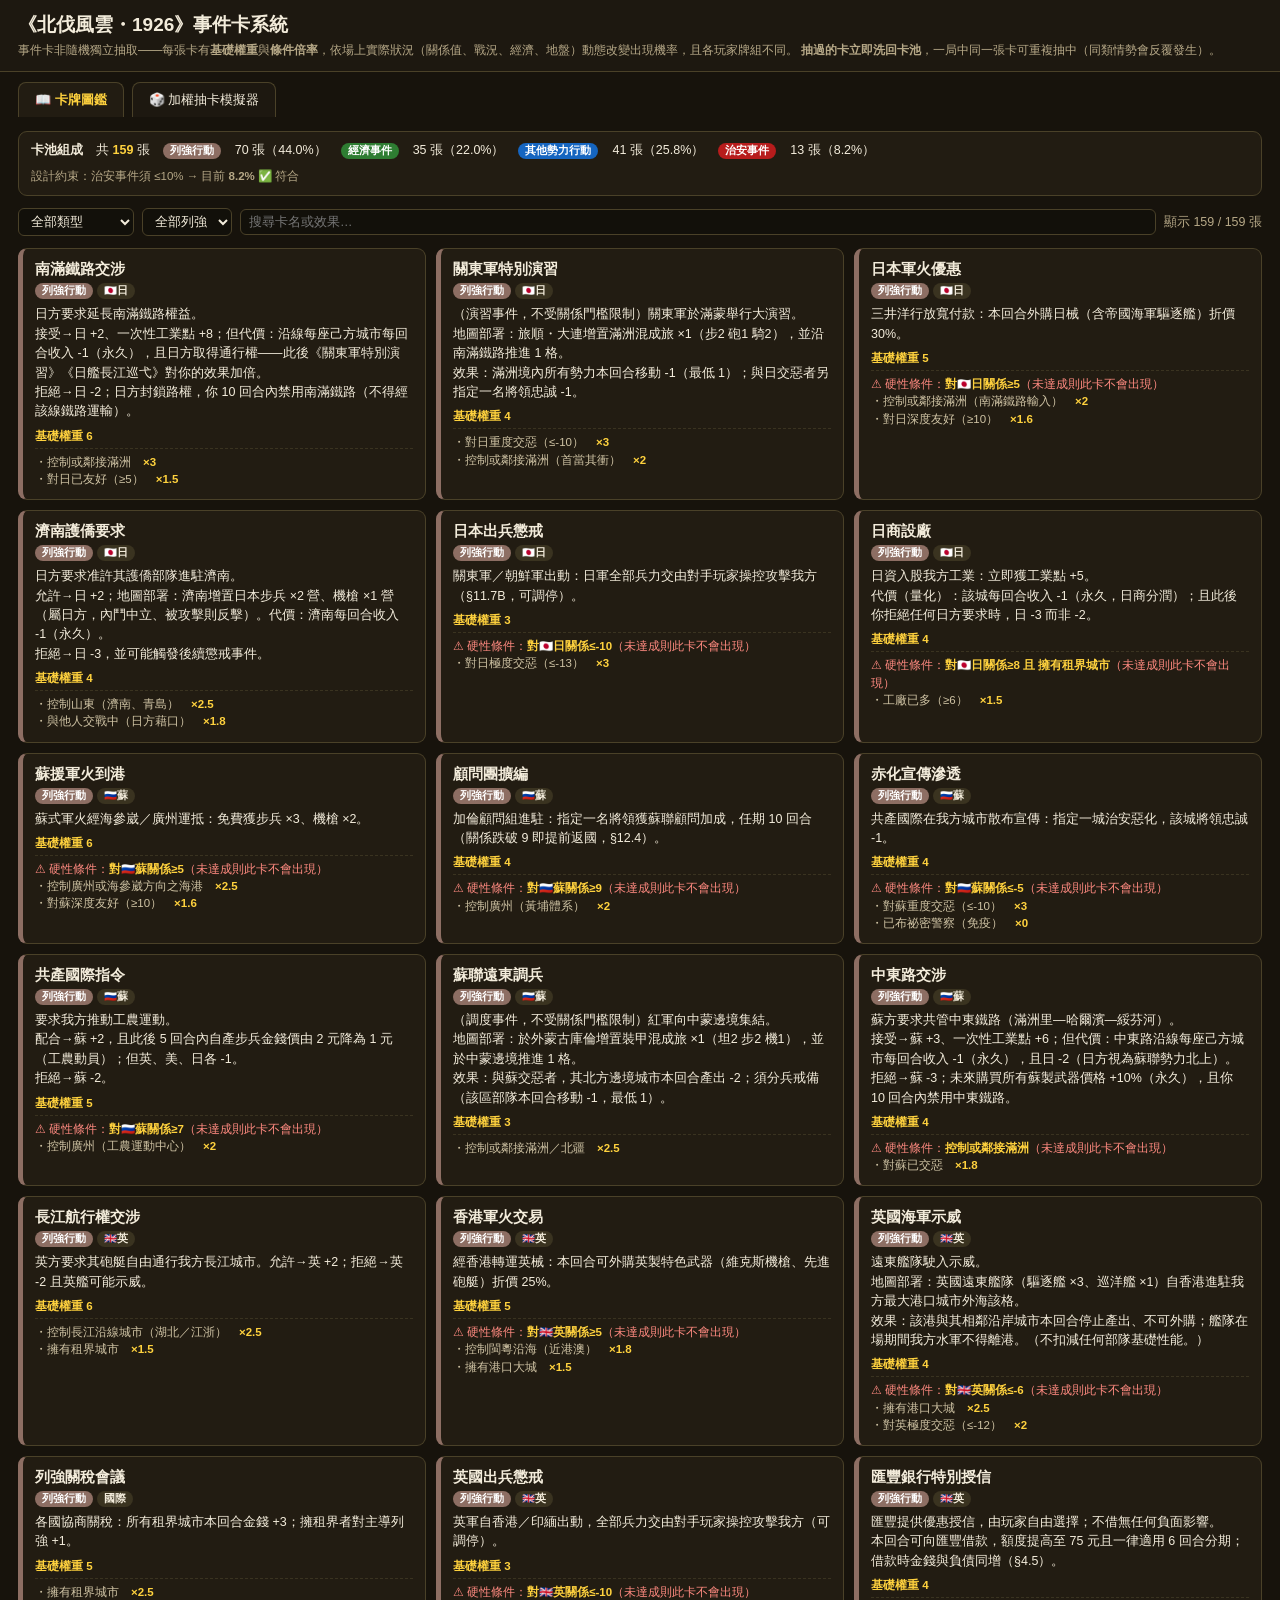
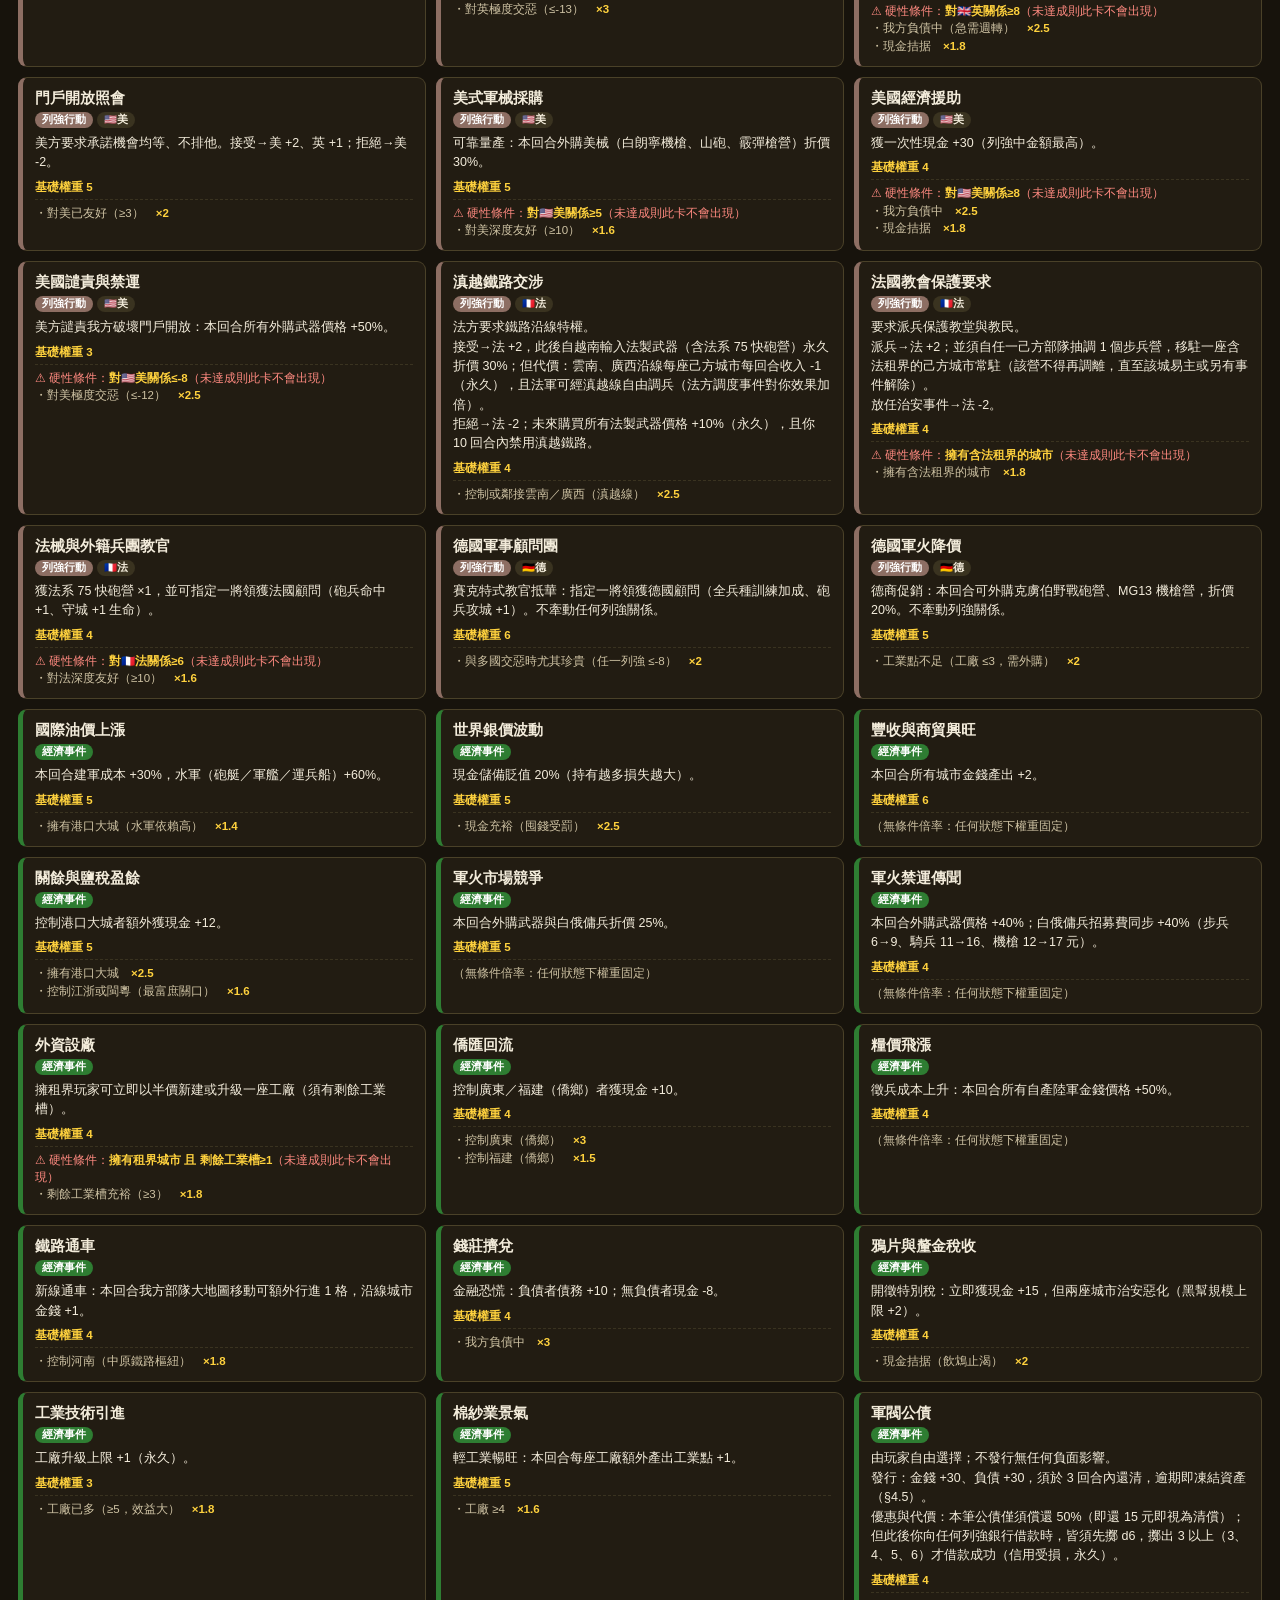
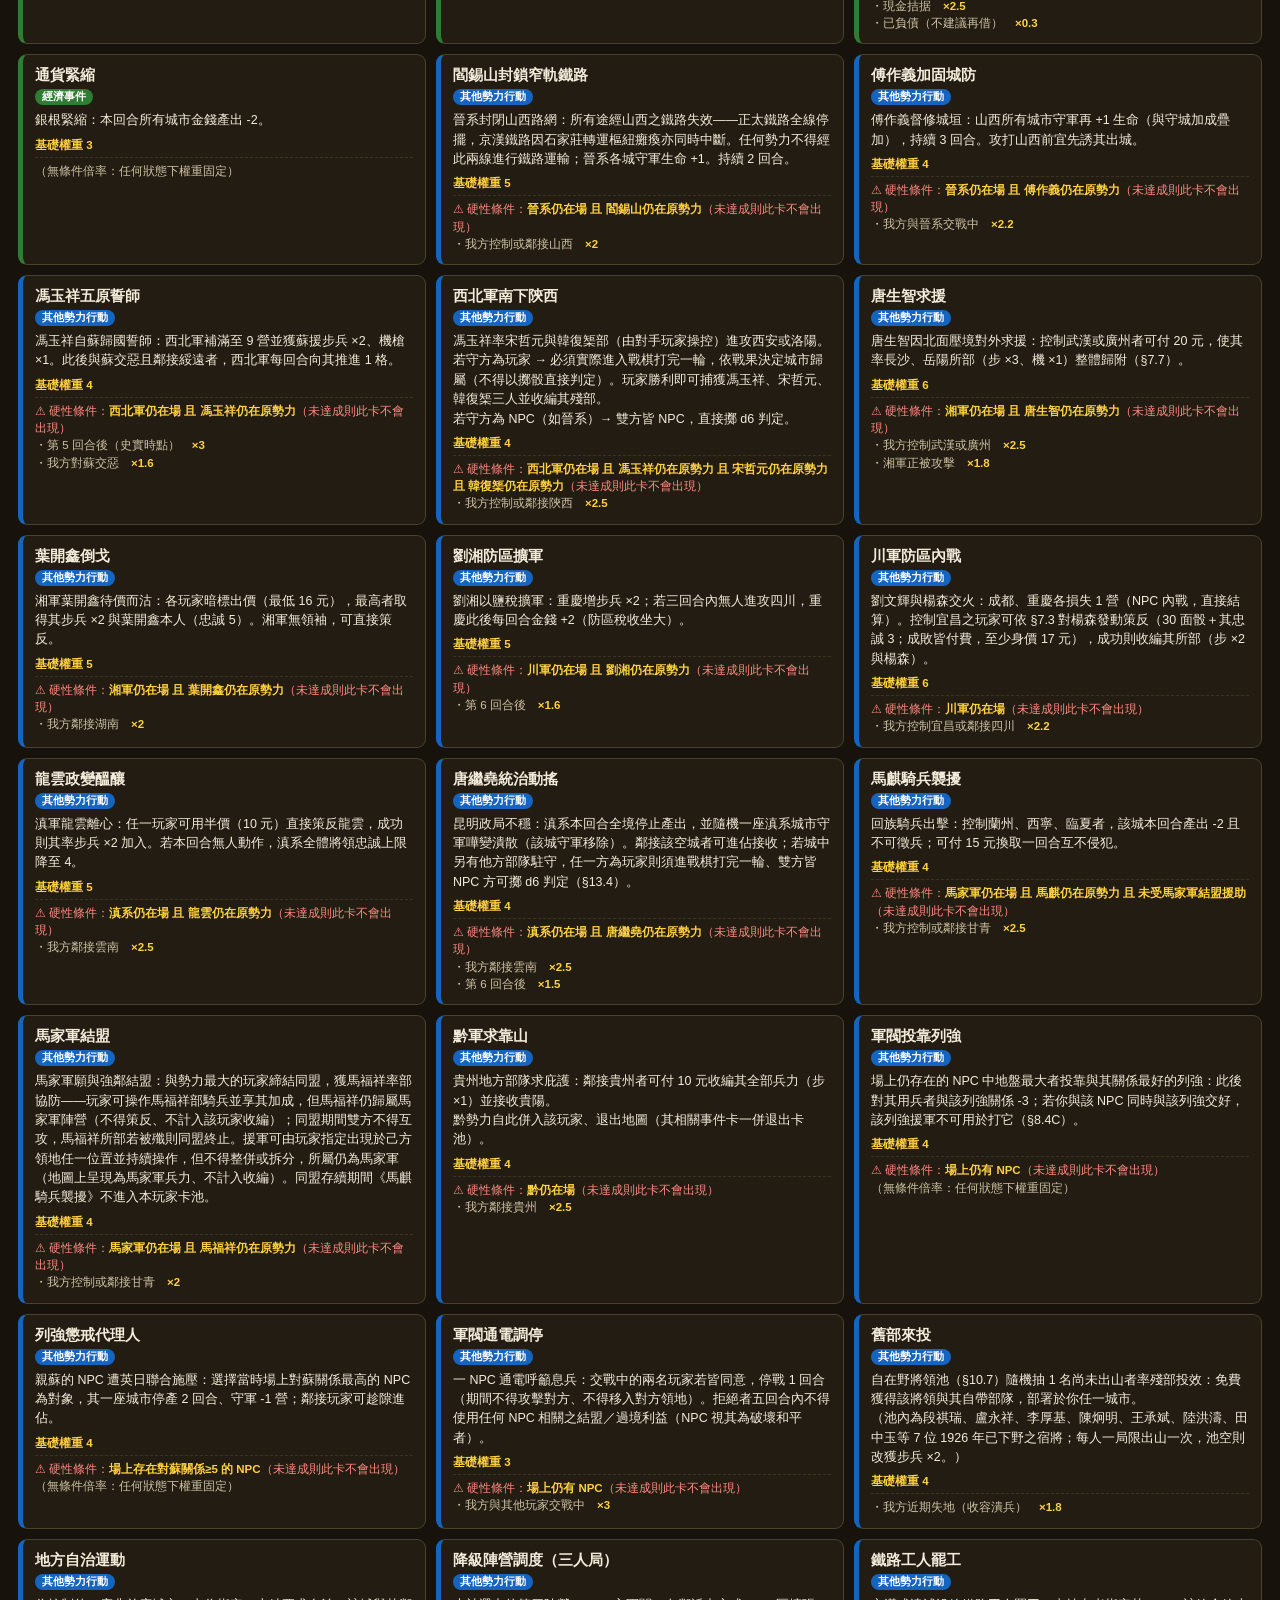
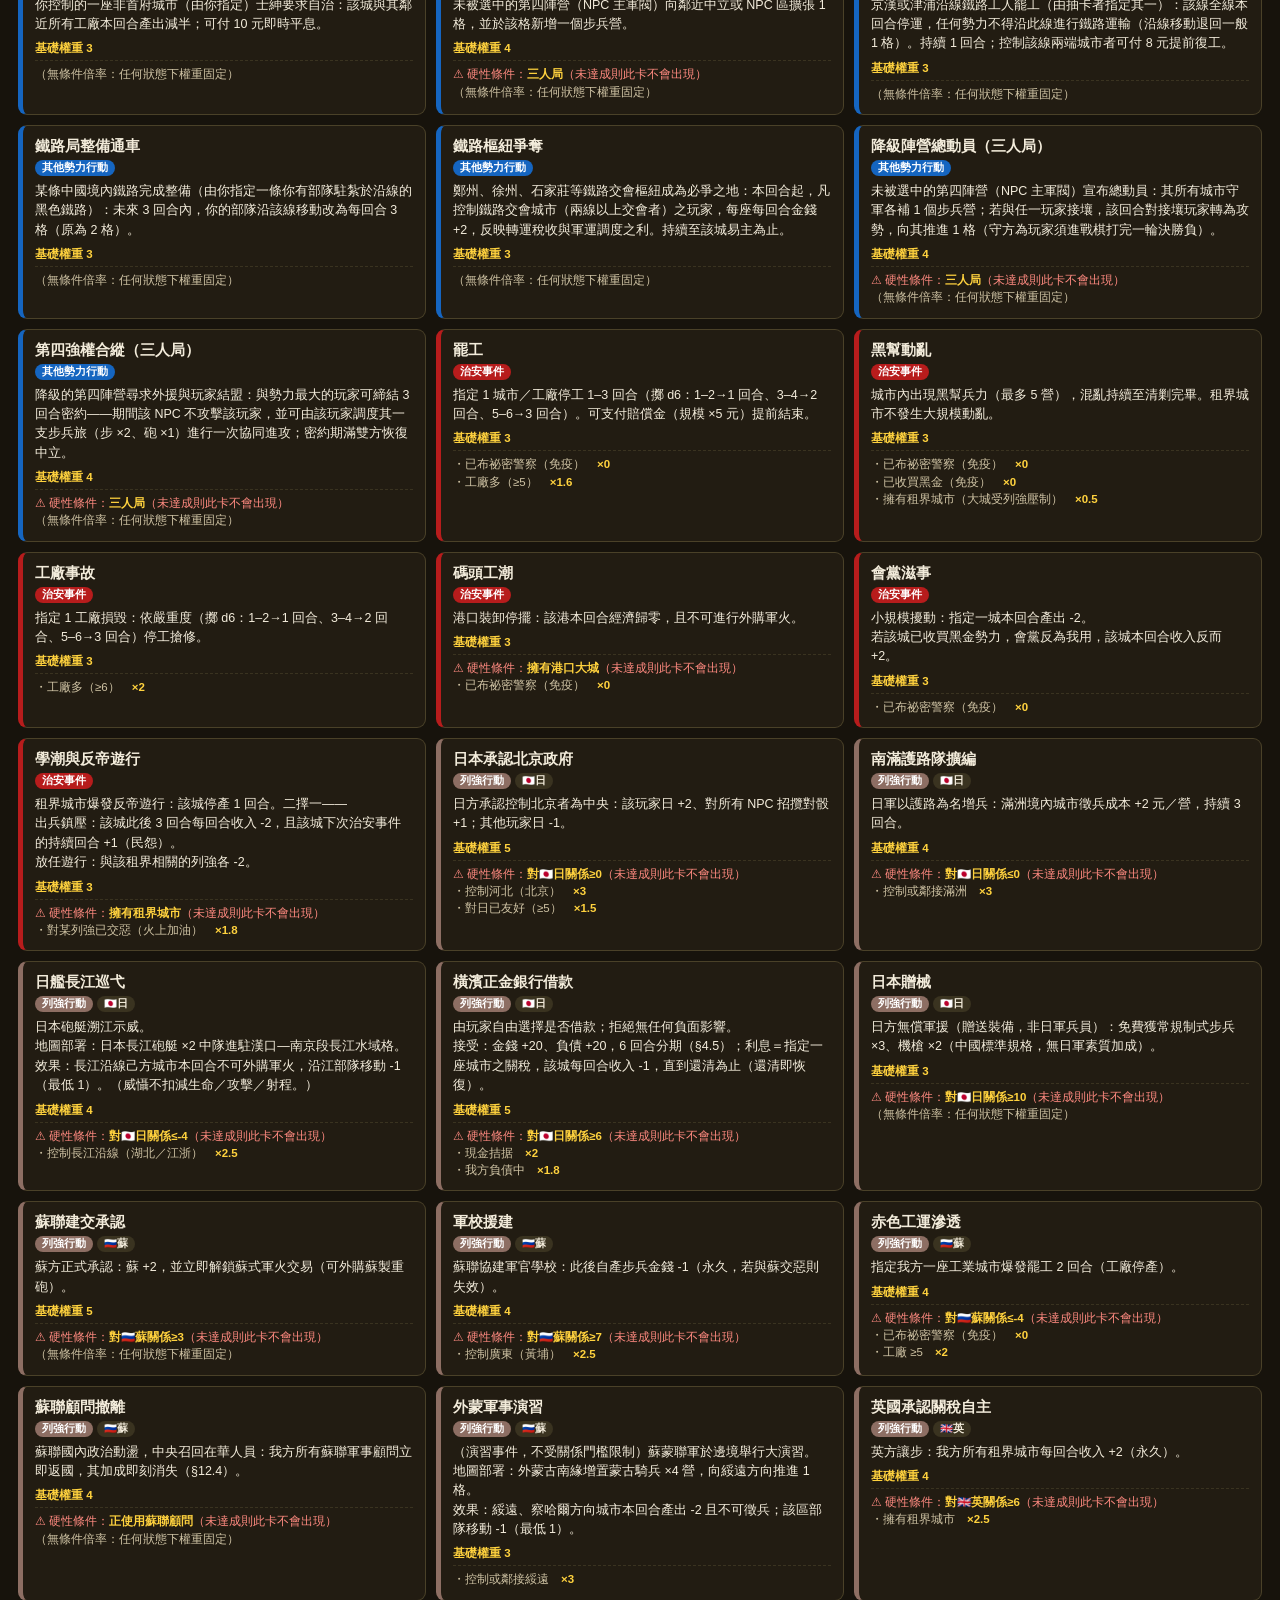
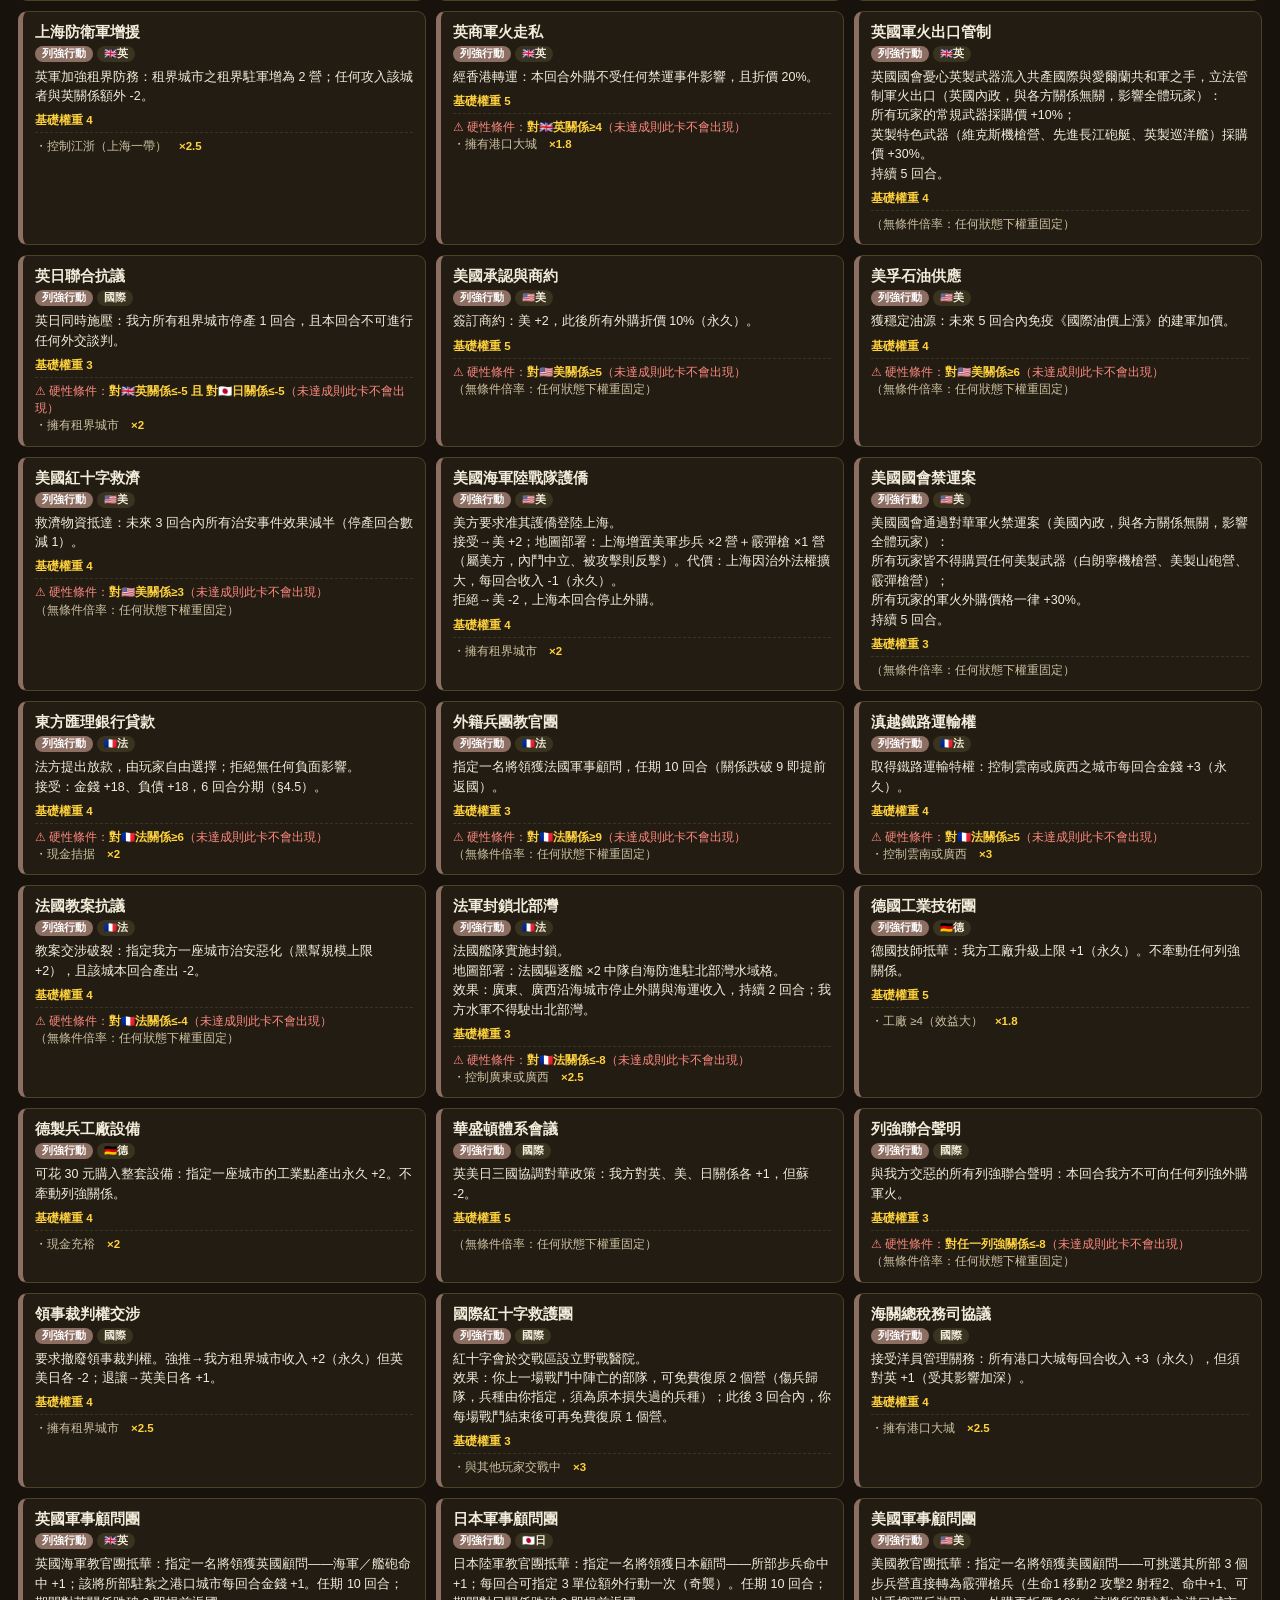
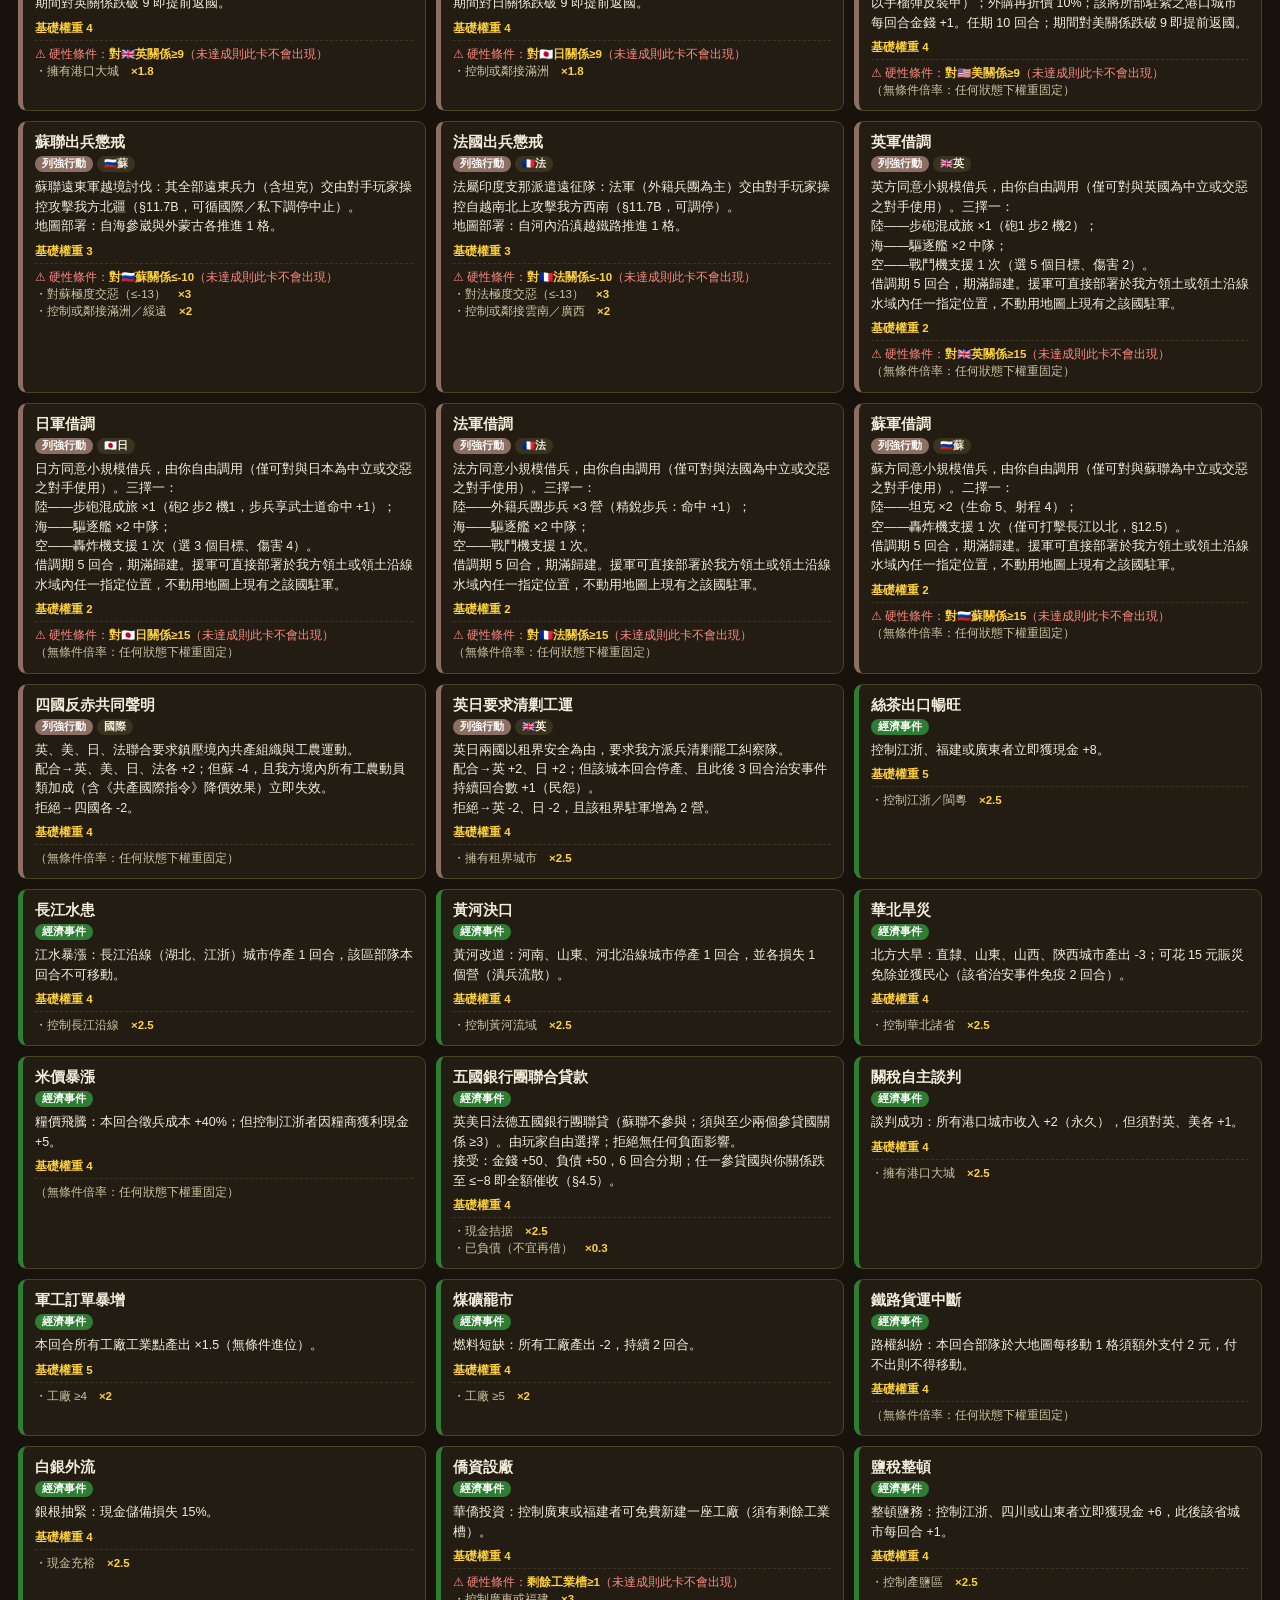
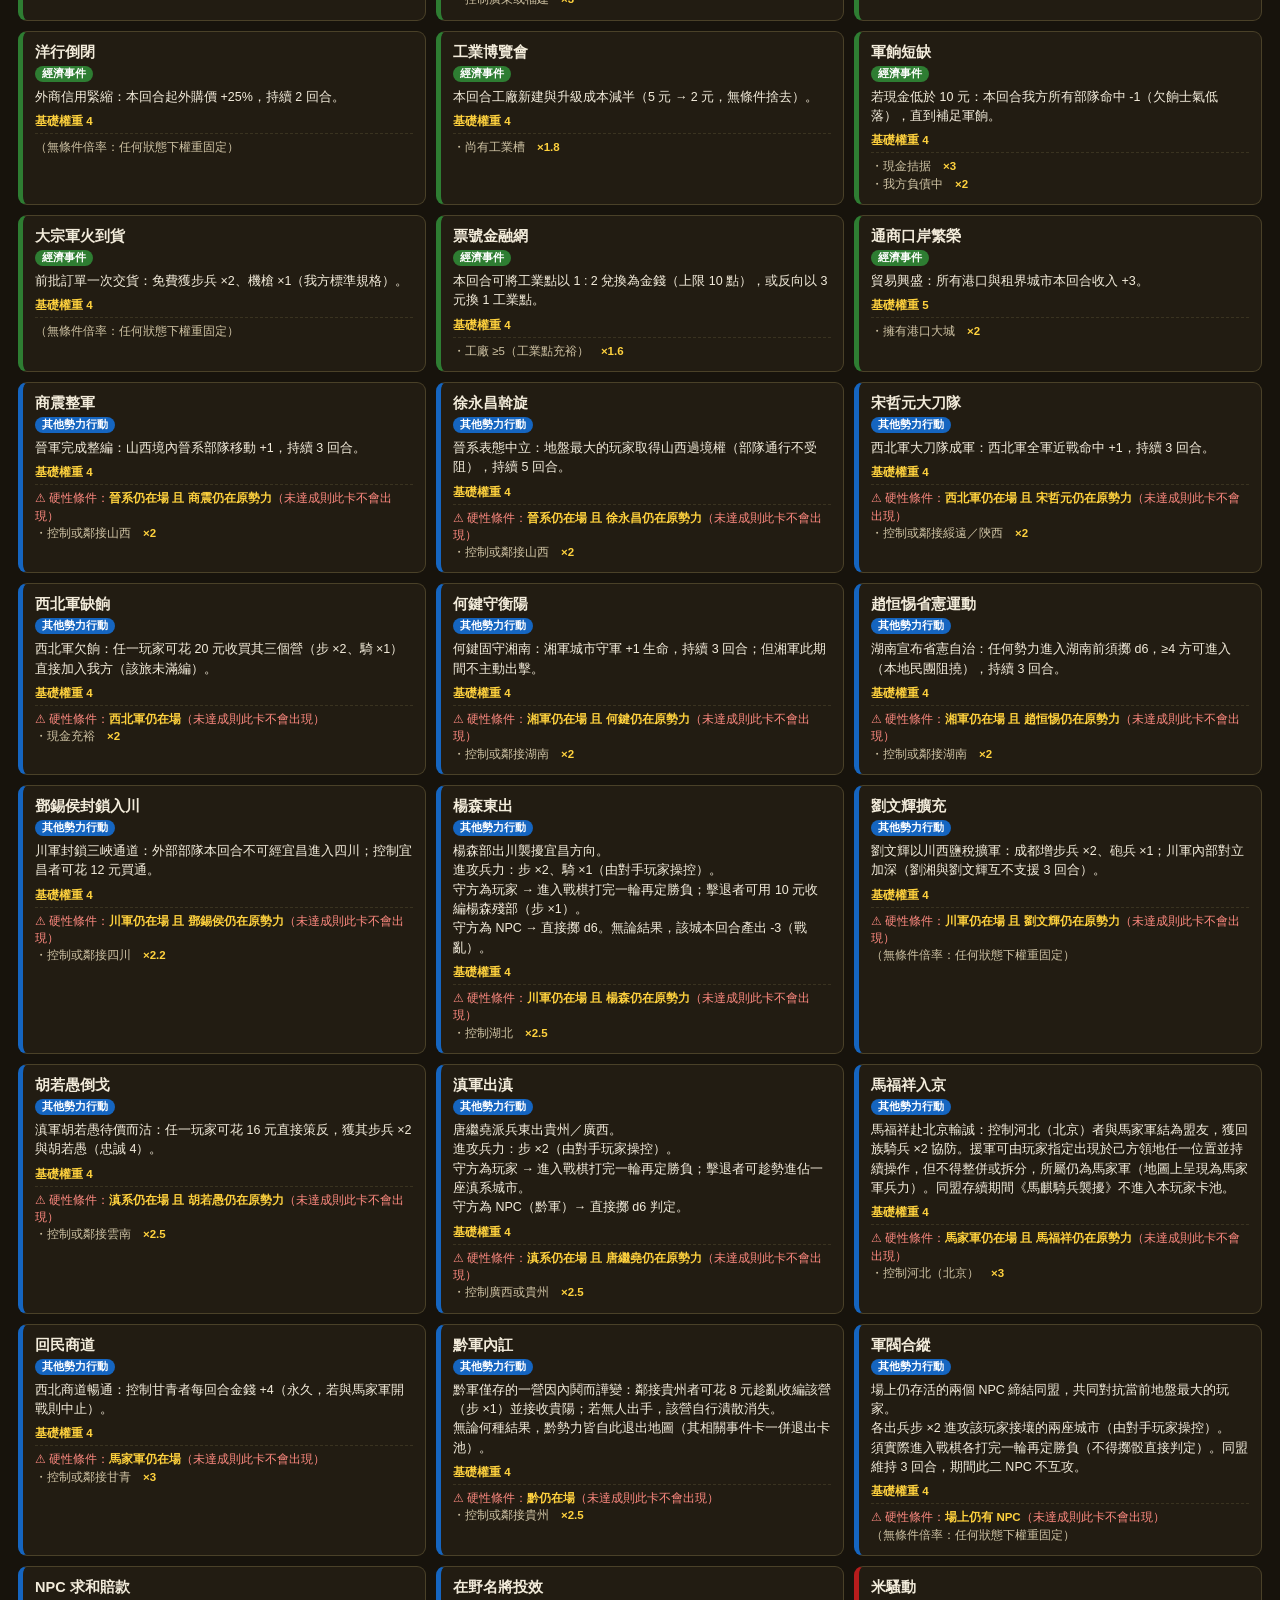
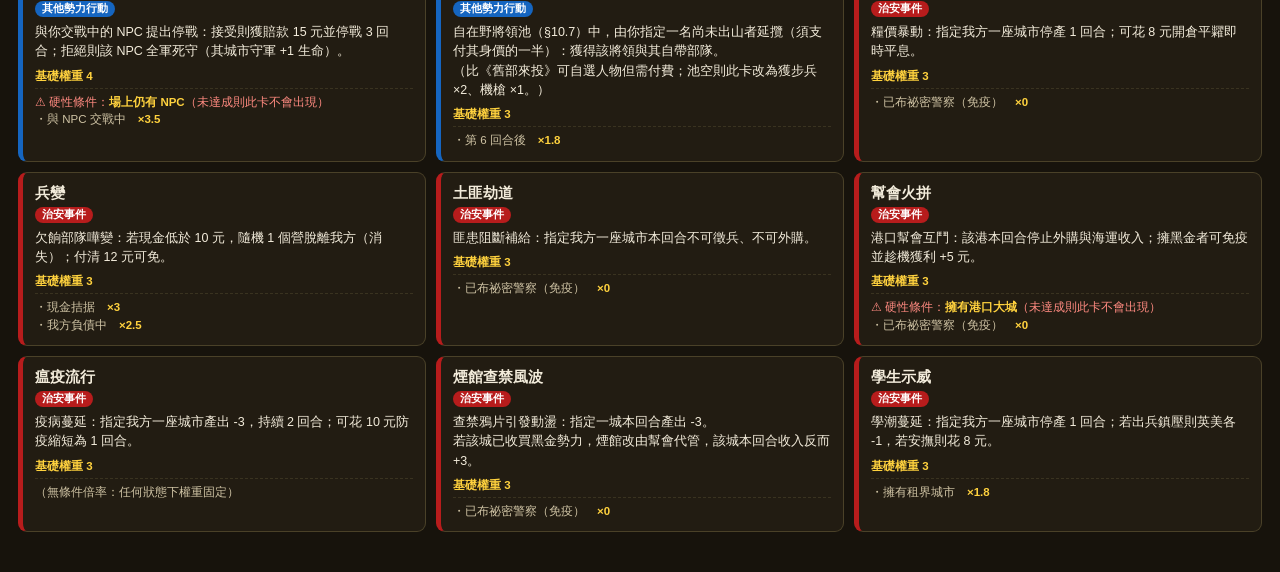
<file: PJ Boardgame/北伐風雲_事件卡.html>
<!DOCTYPE html>
<html lang="zh-Hant">
<head>
<meta charset="UTF-8">
<meta name="viewport" content="width=device-width, initial-scale=1.0">
<title>《北伐風雲・1926》事件卡系統</title>
<style>
:root{--bg:#17130c;--pnl:#221c12;--ink:#f3ecdb;--mut:#b6a887;--line:#4a4128;
 --c-power:#8d6e63;--c-eco:#2e7d32;--c-npc:#1565c0;--c-sec:#b71c1c;}
*{box-sizing:border-box}
body{margin:0;font-family:"Noto Sans TC","PingFang TC","Microsoft JhengHei",sans-serif;background:var(--bg);color:var(--ink)}
header{padding:12px 18px;border-bottom:1px solid var(--line);background:#1d1810}
header h1{margin:0;font-size:19px}
header p{margin:4px 0 0;font-size:12px;color:var(--mut)}
.tabs{display:flex;gap:8px;padding:10px 18px 0}
.tab{padding:8px 16px;border:1px solid var(--line);border-bottom:none;border-radius:8px 8px 0 0;background:#1d1810;cursor:pointer;font-size:13px}
.tab.on{background:var(--pnl);color:#ffd23e;font-weight:700}
#wrap{padding:14px 18px 40px}
.bar{display:flex;flex-wrap:wrap;gap:8px;align-items:center;margin-bottom:12px;font-size:12.5px}
select,input[type=text],input[type=number]{background:#12100a;color:var(--ink);border:1px solid var(--line);border-radius:6px;padding:5px 8px;font-size:12.5px}
.cards{display:grid;grid-template-columns:repeat(auto-fill,minmax(320px,1fr));gap:10px}
.card{background:var(--pnl);border:1px solid var(--line);border-left-width:5px;border-radius:9px;padding:11px 12px}
.card h3{margin:0 0 4px;font-size:14.5px}
.card .meta{font-size:11px;color:var(--mut);margin-bottom:6px}
.card .eff{font-size:12.5px;line-height:1.55;margin-bottom:7px}
.card .w{font-size:11.5px;color:#ffd23e;font-weight:700;margin-bottom:4px}
.card .cond{font-size:11.5px;color:#cfc3a4;line-height:1.5;border-top:1px dashed #3a3320;padding-top:5px}
.card .cond b{color:#ffd23e}
.t-power{border-left-color:var(--c-power)} .t-eco{border-left-color:var(--c-eco)}
.t-npc{border-left-color:var(--c-npc)} .t-sec{border-left-color:var(--c-sec)}
.pill{display:inline-block;padding:1px 7px;border-radius:9px;font-size:10.5px;font-weight:700;color:#111;margin-right:4px}
.stats{background:var(--pnl);border:1px solid var(--line);border-radius:9px;padding:10px 12px;margin-bottom:12px;font-size:12.5px}
.stats span{margin-right:14px}
/* simulator */
.sim{display:grid;grid-template-columns:340px 1fr;gap:16px}
.form{background:var(--pnl);border:1px solid var(--line);border-radius:9px;padding:12px}
.form h3{margin:0 0 8px;font-size:13px;color:var(--mut);text-transform:uppercase;letter-spacing:.5px}
.row{display:flex;align-items:center;gap:8px;margin:7px 0;font-size:12.5px}
.row label{flex:1}
.row input[type=range]{width:120px}
.val{width:34px;text-align:right;color:#ffd23e;font-weight:700}
button.go{width:100%;margin-top:10px;padding:10px;border:none;border-radius:8px;background:#ffd23e;color:#241a08;font-weight:800;font-size:14px;cursor:pointer}
button.go:hover{background:#ffdf6b}
button.sm{padding:6px 12px;border:1px solid var(--line);border-radius:7px;background:#1d1810;color:var(--ink);cursor:pointer;font-size:12px}
#drawn{background:linear-gradient(160deg,#2b2317,#1b1610);border:2px solid #ffd23e;border-radius:12px;padding:16px;margin-bottom:14px;min-height:92px}
#drawn h2{margin:0 0 6px;font-size:19px;color:#ffd23e}
#drawn .eff{font-size:13.5px;line-height:1.6}
table{width:100%;border-collapse:collapse;font-size:12px;background:var(--pnl);border-radius:9px;overflow:hidden}
th,td{padding:6px 8px;border-bottom:1px solid #33291a;text-align:left}
th{background:#2a2216;color:var(--mut);font-size:11.5px}
td.wn{text-align:right;color:#ffd23e;font-weight:700}
td.pc{text-align:right;color:#9ccc65}
.zero{opacity:.35}
.note{font-size:11.5px;color:var(--mut);margin-top:8px;line-height:1.6}
</style>
</head>
<body>
<header>
  <h1>《北伐風雲・1926》事件卡系統</h1>
  <p>事件卡非隨機獨立抽取——每張卡有<b>基礎權重</b>與<b>條件倍率</b>，依場上實際狀況（關係值、戰況、經濟、地盤）動態改變出現機率，且各玩家牌組不同。
  <b>抽過的卡立即洗回卡池</b>，一局中同一張卡可重複抽中（同類情勢會反覆發生）。</p>
</header>
<div class="tabs">
  <div class="tab on" data-v="atlas">📖 卡牌圖鑑</div>
  <div class="tab" data-v="sim">🎲 加權抽卡模擬器</div>
</div>
<div id="wrap">
  <!-- ATLAS -->
  <div id="atlas">
    <div class="stats" id="poolstats"></div>
    <div class="bar">
      <select id="fType"><option value="">全部類型</option></select>
      <select id="fPower"><option value="">全部列強</option></select>
      <input type="text" id="fText" placeholder="搜尋卡名或效果…" style="flex:1;min-width:160px">
      <span id="cnt" style="color:var(--mut)"></span>
    </div>
    <div class="cards" id="grid"></div>
  </div>
  <!-- SIM -->
  <div id="sim" style="display:none">
    <div class="sim">
      <div class="form">
        <h3>場上狀態</h3>
        <div class="row"><label>陣營</label>
          <select id="s_fac"><option value="F">奉系</option><option value="W">直系</option><option value="S">孫傳芳</option><option value="N">國民革命軍</option></select></div>
        <div class="row"><label>回合</label><input type="range" id="s_turn" min="1" max="30" value="3"><span class="val" id="v_turn">3</span></div>
        <h3 style="margin-top:12px">列強關係值（-15 ~ 15）</h3>
        <div class="row"><label>🇯🇵 日</label><input type="range" id="s_jp" min="-15" max="15" value="6"><span class="val" id="v_jp">6</span></div>
        <div class="row"><label>🇷🇺 蘇</label><input type="range" id="s_su" min="-15" max="15" value="-4"><span class="val" id="v_su">-4</span></div>
        <div class="row"><label>🇬🇧 英</label><input type="range" id="s_uk" min="-15" max="15" value="1"><span class="val" id="v_uk">1</span></div>
        <div class="row"><label>🇺🇸 美</label><input type="range" id="s_us" min="-15" max="15" value="1"><span class="val" id="v_us">1</span></div>
        <div class="row"><label>🇫🇷 法</label><input type="range" id="s_fr" min="-15" max="15" value="0"><span class="val" id="v_fr">0</span></div>
        <h3 style="margin-top:12px">局勢</h3>
        <div class="row"><label>工廠數</label><input type="range" id="s_fct" min="0" max="12" value="5"><span class="val" id="v_fct">5</span></div>
        <div class="row"><label>剩餘工業槽</label><input type="range" id="s_slot" min="0" max="12" value="4"><span class="val" id="v_slot">4</span></div>
        <div class="row"><label>現金水位</label><select id="s_money"><option value="low">拮据</option><option value="mid" selected>普通</option><option value="high">充裕</option></select></div>
        <div class="row"><label>負債中</label><input type="checkbox" id="s_debt"></div>
        <div class="row"><label>擁有租界城市</label><input type="checkbox" id="s_conc" checked></div>
        <div class="row"><label>　含法租界的城市</label><input type="checkbox" id="s_frConc" checked></div>
        <div class="row"><label>擁有港口大城</label><input type="checkbox" id="s_port" checked></div>
        <div class="row"><label>與其他玩家交戰中</label><input type="checkbox" id="s_warP"></div>
        <div class="row"><label>與 NPC 交戰中</label><input type="checkbox" id="s_warN"></div>
        <div class="row"><label>近期失地</label><input type="checkbox" id="s_lost"></div>
        <div class="row"><label>已布祕密警察</label><input type="checkbox" id="s_pol"></div>
        <div class="row"><label>已收買黑金</label><input type="checkbox" id="s_gold"></div>
        <div class="row"><label>正使用蘇聯顧問</label><input type="checkbox" id="s_suAdv"></div>
        <div class="row"><label>馬家軍結盟／援軍生效中</label><input type="checkbox" id="s_maAlly"></div>
        <div class="row"><label>三人局</label><input type="checkbox" id="s_3p"></div>
        <h3 style="margin-top:12px">控制／鄰接的省份</h3>
        <div id="pvbox" style="display:grid;grid-template-columns:1fr 1fr;gap:2px 6px;font-size:12px"></div>
        <h3 style="margin-top:12px">NPC 存續（取消勾選＝已被消滅）</h3>
        <div id="avbox" style="display:grid;grid-template-columns:1fr 1fr;gap:2px 6px;font-size:12px"></div>
        <h3 style="margin-top:12px">NPC 將領在籍（取消＝已轉投／被俘／處決）</h3>
        <div id="gnbox" style="display:grid;grid-template-columns:1fr 1fr;gap:2px 6px;font-size:12px"></div>
        <button class="go" id="draw">🎲 抽一張事件卡</button>
        <button class="sm" id="recalc" style="width:100%;margin-top:6px">重新計算權重表</button>
      </div>
      <div>
        <div id="drawn"><h2>尚未抽卡</h2><div class="eff">設定左側場上狀態後按「抽一張事件卡」。系統會依條件倍率計算每張卡的即時權重再加權抽取。</div></div>
        <div class="bar"><b>即時權重表</b><span id="simstat" style="color:var(--mut)"></span></div>
        <table id="wtbl"><thead><tr><th>卡名</th><th>類型</th><th>基礎</th><th>生效倍率</th><th>權重</th><th>機率</th></tr></thead><tbody></tbody></table>
        <div class="note">權重 0 者代表該卡在當前狀態<b>不可能出現</b>（硬性條件未達成），例如關係未達門檻的列強援助、租界城市不發生的大規模黑幫。</div>
      </div>
    </div>
  </div>
</div>
<script>
const fmt=t=>String(t).replace(/\n/g,'<br>');
// 將 req 函式翻譯成可讀的中文門檻
const RELN={jp:'🇯🇵日',su:'🇷🇺蘇',uk:'🇬🇧英',us:'🇺🇸美',fr:'🇫🇷法'};
const AVN={jin:'晉系',feng:'西北軍',xiang:'湘軍',chuan:'川軍',dian:'滇系',ma:'馬家軍',qian:'黔'};
function reqText(fn){
 if(!fn)return '';
 let s=String(fn).replace(/^[^=]*=>\s*/,'').replace(/\s+/g,'');
 s=s.replace(/!s\.maAlly/g,'未受馬家軍結盟援助').replace(/s\.maAlly/g,'馬家軍援軍生效中').replace(/s\.suAdv/g,'正使用蘇聯顧問');
 s=s.replace(/Math\.min\(([^)]*)\)(<=|>=)(-?\d+)/g,(m,a,op,n)=>`對任一列強關係${op==='<='?'≤':'≥'}${n}`);
 s=s.replace(/s\.(jp|su|uk|us|fr)(<=|>=)(-?\d+)/g,(m,k,op,n)=>`對${RELN[k]}關係${op==='<='?'≤':'≥'}${n}`);
 s=s.replace(/s\.av\.(\w+)/g,(m,k)=>`${AVN[k]||k}仍在場`);
 s=s.replace(/s\.gn\['([^']+)'\]/g,(m,k)=>`${k}仍在原勢力`);
 s=s.replace(/s\.pv\.([^\s&|()]+)/g,(m,k)=>`控制或鄰接${k}`);
 s=s.replace(/s\.turn(<=|>=)(\d+)/g,(m,op,n)=>`第${n}回合${op==='>='?'以後':'以前'}`);
 s=s.replace(/s\.slot(<=|>=)(\d+)/g,(m,op,n)=>`剩餘工業槽${op==='<='?'≤':'≥'}${n}`);
 s=s.replace(/s\.fct(<=|>=)(\d+)/g,(m,op,n)=>`工廠數${op==='<='?'≤':'≥'}${n}`);
 s=s.replace(/s\.frConc/g,'擁有含法租界的城市').replace(/s\.conc/g,'擁有租界城市').replace(/s\.port/g,'擁有港口大城')
  .replace(/s\.debt/g,'負債中').replace(/s\.warP/g,'與其他玩家交戰中').replace(/s\.warN/g,'與 NPC 交戰中')
  .replace(/s\.anyNPC/g,'場上仍有 NPC').replace(/s\.proSovietNPC/g,'場上存在對蘇關係≥5 的 NPC').replace(/s\.p3/g,'三人局').replace(/s\.pol/g,'已布祕密警察')
  .replace(/s\.lost/g,'近期失地');
 return s.replace(/&&/g,' 且 ').replace(/\|\|/g,' 或 ');
}
const T={P:'列強行動',E:'經濟事件',N:'其他勢力行動',S:'治安事件'};
const TC={P:'t-power',E:'t-eco',N:'t-npc',S:'t-sec'};
const TCOL={P:'#8d6e63',E:'#2e7d32',N:'#1565c0',S:'#b71c1c'};
// 條件輔助
const F=s=>s.fac;
const CARDS=[
// ===== 列強行動：日本 =====
{n:'南滿鐵路交涉',t:'P',p:'🇯🇵日',e:'日方要求延長南滿鐵路權益。\n接受→日 +2、一次性工業點 +8；但代價：沿線每座己方城市每回合收入 -1（永久），且日方取得通行權——此後《關東軍特別演習》《日艦長江巡弋》對你的效果加倍。\n拒絕→日 -2；日方封鎖路權，你 10 回合內禁用南滿鐵路（不得經該線鐵路運輸）。',b:6,
 c:[{d:'控制或鄰接滿洲',f:s=>s.pv.滿洲,m:3},{d:'對日已友好（≥5）',f:s=>s.jp>=5,m:1.5}]},
{n:'關東軍特別演習',t:'P',p:'🇯🇵日',e:'（演習事件，不受關係門檻限制）關東軍於滿蒙舉行大演習。\n地圖部署：旅順・大連增置滿洲混成旅 ×1（步2 砲1 騎2），並沿南滿鐵路推進 1 格。\n效果：滿洲境內所有勢力本回合移動 -1（最低 1）；與日交惡者另指定一名將領忠誠 -1。',b:4,
 c:[{d:'對日重度交惡（≤-10）',f:s=>s.jp<=-10,m:3},{d:'控制或鄰接滿洲（首當其衝）',f:s=>s.pv.滿洲,m:2}]},
{n:'日本軍火優惠',t:'P',p:'🇯🇵日',e:'三井洋行放寬付款：本回合外購日械（含帝國海軍驅逐艦）折價 30%。',b:5,req:s=>s.jp>=5,
 c:[{d:'控制或鄰接滿洲（南滿鐵路輸入）',f:s=>s.pv.滿洲,m:2},{d:'對日深度友好（≥10）',f:s=>s.jp>=10,m:1.6}]},
{n:'濟南護僑要求',t:'P',p:'🇯🇵日',e:'日方要求准許其護僑部隊進駐濟南。\n允許→日 +2；地圖部署：濟南增置日本步兵 ×2 營、機槍 ×1 營（屬日方，內鬥中立、被攻擊則反擊）。代價：濟南每回合收入 -1（永久）。\n拒絕→日 -3，並可能觸發後續懲戒事件。',b:4,
 c:[{d:'控制山東（濟南、青島）',f:s=>s.pv.山東,m:2.5},{d:'與他人交戰中（日方藉口）',f:s=>s.warP,m:1.8}]},
{n:'日本出兵懲戒',t:'P',p:'🇯🇵日',e:'關東軍／朝鮮軍出動：日軍全部兵力交由對手玩家操控攻擊我方（§11.7B，可調停）。',b:3,req:s=>s.jp<=-10,
 c:[{d:'對日極度交惡（≤-13）',f:s=>s.jp<=-13,m:3}]},
{n:'日商設廠',t:'P',p:'🇯🇵日',e:'日資入股我方工業：立即獲工業點 +5。\n代價（量化）：該城每回合收入 -1（永久，日商分潤）；且此後你拒絕任何日方要求時，日 -3 而非 -2。',b:4,req:s=>s.jp>=8&&s.conc,
 c:[{d:'工廠已多（≥6）',f:s=>s.fct>=6,m:1.5}]},
// ===== 蘇聯 =====
{n:'蘇援軍火到港',t:'P',p:'🇷🇺蘇',e:'蘇式軍火經海參崴／廣州運抵：免費獲步兵 ×3、機槍 ×2。',b:6,req:s=>s.su>=5,
 c:[{d:'控制廣州或海參崴方向之海港',f:s=>s.pv.廣東||s.pv.滿洲,m:2.5},{d:'對蘇深度友好（≥10）',f:s=>s.su>=10,m:1.6}]},
{n:'顧問團擴編',t:'P',p:'🇷🇺蘇',e:'加倫顧問組進駐：指定一名將領獲蘇聯顧問加成，任期 10 回合（關係跌破 9 即提前返國，§12.4）。',b:4,req:s=>s.su>=9,
 c:[{d:'控制廣州（黃埔體系）',f:s=>s.pv.廣東,m:2}]},
{n:'赤化宣傳滲透',t:'P',p:'🇷🇺蘇',e:'共產國際在我方城市散布宣傳：指定一城治安惡化，該城將領忠誠 -1。',b:4,req:s=>s.su<=-5,
 c:[{d:'對蘇重度交惡（≤-10）',f:s=>s.su<=-10,m:3},{d:'已布祕密警察（免疫）',f:s=>s.pol,m:0}]},
{n:'共產國際指令',t:'P',p:'🇷🇺蘇',e:'要求我方推動工農運動。\n配合→蘇 +2，且此後 5 回合內自產步兵金錢價由 2 元降為 1 元（工農動員）；但英、美、日各 -1。\n拒絕→蘇 -2。',b:5,req:s=>s.su>=7,
 c:[{d:'控制廣州（工農運動中心）',f:s=>s.pv.廣東,m:2}]},
{n:'蘇聯遠東調兵',t:'P',p:'🇷🇺蘇',e:'（調度事件，不受關係門檻限制）紅軍向中蒙邊境集結。\n地圖部署：於外蒙古庫倫增置裝甲混成旅 ×1（坦2 步2 機1），並於中蒙邊境推進 1 格。\n效果：與蘇交惡者，其北方邊境城市本回合產出 -2；須分兵戒備（該區部隊本回合移動 -1，最低 1）。',b:3,
 c:[{d:'控制或鄰接滿洲／北疆',f:s=>s.pv.滿洲,m:2.5}]},
{n:'中東路交涉',t:'P',p:'🇷🇺蘇',e:'蘇方要求共管中東鐵路（滿洲里—哈爾濱—綏芬河）。\n接受→蘇 +3、一次性工業點 +6；但代價：中東路沿線每座己方城市每回合收入 -1（永久），且日 -2（日方視為蘇聯勢力北上）。\n拒絕→蘇 -3；未來購買所有蘇製武器價格 +10%（永久），且你 10 回合內禁用中東鐵路。',b:4,req:s=>s.pv.滿洲,
 c:[{d:'對蘇已交惡',f:s=>s.su<0,m:1.8}]},
// ===== 英國 =====
{n:'長江航行權交涉',t:'P',p:'🇬🇧英',e:'英方要求其砲艇自由通行我方長江城市。允許→英 +2；拒絕→英 -2 且英艦可能示威。',b:6,
 c:[{d:'控制長江沿線城市（湖北／江浙）',f:s=>s.pv.湖北||s.pv.江浙,m:2.5},{d:'擁有租界城市',f:s=>s.conc,m:1.5}]},
{n:'香港軍火交易',t:'P',p:'🇬🇧英',e:'經香港轉運英械：本回合可外購英製特色武器（維克斯機槍、先進砲艇）折價 25%。',b:5,req:s=>s.uk>=5,
 c:[{d:'控制閩粵沿海（近港澳）',f:s=>s.pv.廣東||s.pv.福建,m:1.8},{d:'擁有港口大城',f:s=>s.port,m:1.5}]},
{n:'英國海軍示威',t:'P',p:'🇬🇧英',e:'遠東艦隊駛入示威。\n地圖部署：英國遠東艦隊（驅逐艦 ×3、巡洋艦 ×1）自香港進駐我方最大港口城市外海該格。\n效果：該港與其相鄰沿岸城市本回合停止產出、不可外購；艦隊在場期間我方水軍不得離港。（不扣減任何部隊基礎性能。）',b:4,req:s=>s.uk<=-6,
 c:[{d:'擁有港口大城',f:s=>s.port,m:2.5},{d:'對英極度交惡（≤-12）',f:s=>s.uk<=-12,m:2}]},
{n:'列強關稅會議',t:'P',p:'國際',e:'各國協商關稅：所有租界城市本回合金錢 +3；擁租界者對主導列強 +1。',b:5,
 c:[{d:'擁有租界城市',f:s=>s.conc,m:2.5}]},
{n:'英國出兵懲戒',t:'P',p:'🇬🇧英',e:'英軍自香港／印緬出動，全部兵力交由對手玩家操控攻擊我方（可調停）。',b:3,req:s=>s.uk<=-10,
 c:[{d:'對英極度交惡（≤-13）',f:s=>s.uk<=-13,m:3}]},
{n:'匯豐銀行特別授信',t:'P',p:'🇬🇧英',e:'匯豐提供優惠授信，由玩家自由選擇；不借無任何負面影響。\n本回合可向匯豐借款，額度提高至 75 元且一律適用 6 回合分期；借款時金錢與負債同增（§4.5）。',b:4,req:s=>s.uk>=8,
 c:[{d:'我方負債中（急需週轉）',f:s=>s.debt,m:2.5},{d:'現金拮据',f:s=>s.money==='low',m:1.8}]},
// ===== 美國 =====
{n:'門戶開放照會',t:'P',p:'🇺🇸美',e:'美方要求承諾機會均等、不排他。接受→美 +2、英 +1；拒絕→美 -2。',b:5,
 c:[{d:'對美已友好（≥3）',f:s=>s.us>=3,m:2}]},
{n:'美式軍械採購',t:'P',p:'🇺🇸美',e:'可靠量產：本回合外購美械（白朗寧機槍、山砲、霰彈槍營）折價 30%。',b:5,req:s=>s.us>=5,
 c:[{d:'對美深度友好（≥10）',f:s=>s.us>=10,m:1.6}]},
{n:'美國經濟援助',t:'P',p:'🇺🇸美',e:'獲一次性現金 +30（列強中金額最高）。',b:4,req:s=>s.us>=8,
 c:[{d:'我方負債中',f:s=>s.debt,m:2.5},{d:'現金拮据',f:s=>s.money==='low',m:1.8}]},
{n:'美國譴責與禁運',t:'P',p:'🇺🇸美',e:'美方譴責我方破壞門戶開放：本回合所有外購武器價格 +50%。',b:3,req:s=>s.us<=-8,
 c:[{d:'對美極度交惡（≤-12）',f:s=>s.us<=-12,m:2.5}]},
// ===== 法國 =====
{n:'滇越鐵路交涉',t:'P',p:'🇫🇷法',e:'法方要求鐵路沿線特權。\n接受→法 +2，此後自越南輸入法製武器（含法系 75 快砲營）永久折價 30%；但代價：雲南、廣西沿線每座己方城市每回合收入 -1（永久），且法軍可經滇越線自由調兵（法方調度事件對你效果加倍）。\n拒絕→法 -2；未來購買所有法製武器價格 +10%（永久），且你 10 回合內禁用滇越鐵路。',b:4,
 c:[{d:'控制或鄰接雲南／廣西（滇越線）',f:s=>s.pv.雲南||s.pv.廣西,m:2.5}]},
{n:'法國教會保護要求',t:'P',p:'🇫🇷法',e:'要求派兵保護教堂與教民。\n派兵→法 +2；並須自任一己方部隊抽調 1 個步兵營，移駐一座含法租界的己方城市常駐（該營不得再調離，直至該城易主或另有事件解除）。\n放任治安事件→法 -2。',b:4,req:s=>s.frConc,
 c:[{d:'擁有含法租界的城市',f:s=>s.frConc,m:1.8}]},
{n:'法械與外籍兵團教官',t:'P',p:'🇫🇷法',e:'獲法系 75 快砲營 ×1，並可指定一將領獲法國顧問（砲兵命中 +1、守城 +1 生命）。',b:4,req:s=>s.fr>=6,
 c:[{d:'對法深度友好（≥10）',f:s=>s.fr>=10,m:1.6}]},
// ===== 德國（政治中立，任何人可用） =====
{n:'德國軍事顧問團',t:'P',p:'🇩🇪德',e:'賽克特式教官抵華：指定一將領獲德國顧問（全兵種訓練加成、砲兵攻城 +1）。不牽動任何列強關係。',b:6,
 c:[{d:'與多國交惡時尤其珍貴（任一列強 ≤-8）',f:s=>Math.min(s.jp,s.su,s.uk,s.us,s.fr)<=-8,m:2}]},
{n:'德國軍火降價',t:'P',p:'🇩🇪德',e:'德商促銷：本回合可外購克虜伯野戰砲營、MG13 機槍營，折價 20%。不牽動列強關係。',b:5,
 c:[{d:'工業點不足（工廠 ≤3，需外購）',f:s=>s.fct<=3,m:2}]},
// ===== 經濟事件 =====
{n:'國際油價上漲',t:'E',e:'本回合建軍成本 +30%，水軍（砲艇／軍艦／運兵船）+60%。',b:5,
 c:[{d:'擁有港口大城（水軍依賴高）',f:s=>s.port,m:1.4}]},
{n:'世界銀價波動',t:'E',e:'現金儲備貶值 20%（持有越多損失越大）。',b:5,
 c:[{d:'現金充裕（囤錢受罰）',f:s=>s.money==='high',m:2.5}]},
{n:'豐收與商貿興旺',t:'E',e:'本回合所有城市金錢產出 +2。',b:6,c:[]},
{n:'關餘與鹽稅盈餘',t:'E',e:'控制港口大城者額外獲現金 +12。',b:5,
 c:[{d:'擁有港口大城',f:s=>s.port,m:2.5},{d:'控制江浙或閩粵（最富庶關口）',f:s=>s.pv.江浙||s.pv.廣東,m:1.6}]},
{n:'軍火市場競爭',t:'E',e:'本回合外購武器與白俄傭兵折價 25%。',b:5,c:[]},
{n:'軍火禁運傳聞',t:'E',e:'本回合外購武器價格 +40%；白俄傭兵招募費同步 +40%（步兵 6→9、騎兵 11→16、機槍 12→17 元）。',b:4,c:[]},
{n:'外資設廠',t:'E',e:'擁租界玩家可立即以半價新建或升級一座工廠（須有剩餘工業槽）。',b:4,req:s=>s.conc&&s.slot>=1,
 c:[{d:'剩餘工業槽充裕（≥3）',f:s=>s.slot>=3,m:1.8}]},
{n:'僑匯回流',t:'E',e:'控制廣東／福建（僑鄉）者獲現金 +10。',b:4,
 c:[{d:'控制廣東（僑鄉）',f:s=>s.pv.廣東,m:3},{d:'控制福建（僑鄉）',f:s=>s.pv.福建,m:1.5}]},
{n:'糧價飛漲',t:'E',e:'徵兵成本上升：本回合所有自產陸軍金錢價格 +50%。',b:4,c:[]},
{n:'鐵路通車',t:'E',e:'新線通車：本回合我方部隊大地圖移動可額外行進 1 格，沿線城市金錢 +1。',b:4,
 c:[{d:'控制河南（中原鐵路樞紐）',f:s=>s.pv.河南,m:1.8}]},
{n:'錢莊擠兌',t:'E',e:'金融恐慌：負債者債務 +10；無負債者現金 -8。',b:4,
 c:[{d:'我方負債中',f:s=>s.debt,m:3}]},
{n:'鴉片與釐金稅收',t:'E',e:'開徵特別稅：立即獲現金 +15，但兩座城市治安惡化（黑幫規模上限 +2）。',b:4,
 c:[{d:'現金拮据（飲鴆止渴）',f:s=>s.money==='low',m:2}]},
{n:'工業技術引進',t:'E',e:'工廠升級上限 +1（永久）。',b:3,
 c:[{d:'工廠已多（≥5，效益大）',f:s=>s.fct>=5,m:1.8}]},
{n:'棉紗業景氣',t:'E',e:'輕工業暢旺：本回合每座工廠額外產出工業點 +1。',b:5,
 c:[{d:'工廠 ≥4',f:s=>s.fct>=4,m:1.6}]},
{n:'軍閥公債',t:'E',e:'由玩家自由選擇；不發行無任何負面影響。\n發行：金錢 +30、負債 +30，須於 3 回合內還清，逾期即凍結資產（§4.5）。\n優惠與代價：本筆公債僅須償還 50%（即還 15 元即視為清償）；但此後你向任何列強銀行借款時，皆須先擲 d6，擲出 3 以上（3、4、5、6）才借款成功（信用受損，永久）。',b:4,
 c:[{d:'現金拮据',f:s=>s.money==='low',m:2.5},{d:'已負債（不建議再借）',f:s=>s.debt,m:0.3}]},
{n:'通貨緊縮',t:'E',e:'銀根緊縮：本回合所有城市金錢產出 -2。',b:3,c:[]},
// ===== 其他勢力行動 =====
{n:'閻錫山封鎖窄軌鐵路',t:'N',npc:'晉系',e:'晉系封閉山西路網：所有途經山西之鐵路失效——正太鐵路全線停擺，京漢鐵路因石家莊轉運樞紐癱瘓亦同時中斷。任何勢力不得經此兩線進行鐵路運輸；晉系各城守軍生命 +1。持續 2 回合。',b:5,req:s=>s.av.jin&&s.gn['閻錫山'],
 c:[{d:'我方控制或鄰接山西',f:s=>s.nearJin,m:2}]},
{n:'傅作義加固城防',t:'N',npc:'晉系',e:'傅作義督修城垣：山西所有城市守軍再 +1 生命（與守城加成疊加），持續 3 回合。攻打山西前宜先誘其出城。',b:4,req:s=>s.av.jin&&s.gn['傅作義'],
 c:[{d:'我方與晉系交戰中',f:s=>s.warN,m:2.2}]},
{n:'馮玉祥五原誓師',t:'N',npc:'西北軍',e:'馮玉祥自蘇歸國誓師：西北軍補滿至 9 營並獲蘇援步兵 ×2、機槍 ×1。此後與蘇交惡且鄰接綏遠者，西北軍每回合向其推進 1 格。',b:4,req:s=>s.av.feng&&s.gn['馮玉祥'],
 c:[{d:'第 5 回合後（史實時點）',f:s=>s.turn>=5,m:3},{d:'我方對蘇交惡',f:s=>s.su<0,m:1.6}]},
{n:'西北軍南下陝西',t:'N',npc:'西北軍',e:'馮玉祥率宋哲元與韓復榘部（由對手玩家操控）進攻西安或洛陽。\n若守方為玩家 → 必須實際進入戰棋打完一輪，依戰果決定城市歸屬（不得以擲骰直接判定）。玩家勝利即可捕獲馮玉祥、宋哲元、韓復榘三人並收編其殘部。\n若守方為 NPC（如晉系）→ 雙方皆 NPC，直接擲 d6 判定。',b:4,req:s=>s.av.feng&&s.gn['馮玉祥']&&s.gn['宋哲元']&&s.gn['韓復榘'],
 c:[{d:'我方控制或鄰接陝西',f:s=>s.nearShaanxi,m:2.5}]},
{n:'唐生智求援',t:'N',npc:'湘軍',e:'唐生智因北面壓境對外求援：控制武漢或廣州者可付 20 元，使其率長沙、岳陽所部（步 ×3、機 ×1）整體歸附（§7.7）。',b:6,req:s=>s.av.xiang&&s.gn['唐生智'],
 c:[{d:'我方控制武漢或廣州',f:s=>s.holdWuhanGz,m:2.5},{d:'湘軍正被攻擊',f:s=>s.warN,m:1.8}]},
{n:'葉開鑫倒戈',t:'N',npc:'湘軍',e:'湘軍葉開鑫待價而沽：各玩家暗標出價（最低 16 元），最高者取得其步兵 ×2 與葉開鑫本人（忠誠 5）。湘軍無領袖，可直接策反。',b:5,req:s=>s.av.xiang&&s.gn['葉開鑫'],
 c:[{d:'我方鄰接湖南',f:s=>s.nearHunan,m:2}]},
{n:'劉湘防區擴軍',t:'N',npc:'川軍',e:'劉湘以鹽稅擴軍：重慶增步兵 ×2；若三回合內無人進攻四川，重慶此後每回合金錢 +2（防區稅收坐大）。',b:5,req:s=>s.av.chuan&&s.gn['劉湘'],
 c:[{d:'第 6 回合後',f:s=>s.turn>=6,m:1.6}]},
{n:'川軍防區內戰',t:'N',npc:'川軍',e:'劉文輝與楊森交火：成都、重慶各損失 1 營（NPC 內戰，直接結算）。控制宜昌之玩家可依 §7.3 對楊森發動策反（30 面骰＋其忠誠 3；成敗皆付費，至少身價 17 元），成功則收編其所部（步 ×2 與楊森）。',b:6,req:s=>s.av.chuan,
 c:[{d:'我方控制宜昌或鄰接四川',f:s=>s.nearSichuan,m:2.2}]},
{n:'龍雲政變醞釀',t:'N',npc:'滇系',e:'滇軍龍雲離心：任一玩家可用半價（10 元）直接策反龍雲，成功則其率步兵 ×2 加入。若本回合無人動作，滇系全體將領忠誠上限降至 4。',b:5,req:s=>s.av.dian&&s.gn['龍雲'],
 c:[{d:'我方鄰接雲南',f:s=>s.nearYunnan,m:2.5}]},
{n:'唐繼堯統治動搖',t:'N',npc:'滇系',e:'昆明政局不穩：滇系本回合全境停止產出，並隨機一座滇系城市守軍嘩變潰散（該城守軍移除）。鄰接該空城者可進佔接收；若城中另有他方部隊駐守，任一方為玩家則須進戰棋打完一輪、雙方皆 NPC 方可擲 d6 判定（§13.4）。',b:4,req:s=>s.av.dian&&s.gn['唐繼堯'],
 c:[{d:'我方鄰接雲南',f:s=>s.nearYunnan,m:2.5},{d:'第 6 回合後',f:s=>s.turn>=6,m:1.5}]},
{n:'馬麒騎兵襲擾',t:'N',npc:'馬家軍',e:'回族騎兵出擊：控制蘭州、西寧、臨夏者，該城本回合產出 -2 且不可徵兵；可付 15 元換取一回合互不侵犯。',b:4,req:s=>s.av.ma&&s.gn['馬麒']&&!s.maAlly,
 c:[{d:'我方控制或鄰接甘青',f:s=>s.nearGansu,m:2.5}]},
{n:'馬家軍結盟',t:'N',npc:'馬家軍',e:'馬家軍願與強鄰結盟：與勢力最大的玩家締結同盟，獲馬福祥率部協防——玩家可操作馬福祥部騎兵並享其加成，但馬福祥仍歸屬馬家軍陣營（不得策反、不計入該玩家收編）；同盟期間雙方不得互攻，馬福祥所部若被殲則同盟終止。援軍可由玩家指定出現於己方領地任一位置並持續操作，但不得整併或拆分，所屬仍為馬家軍（地圖上呈現為馬家軍兵力、不計入收編）。同盟存續期間《馬麒騎兵襲擾》不進入本玩家卡池。',b:4,req:s=>s.av.ma&&s.gn['馬福祥'],
 c:[{d:'我方控制或鄰接甘青',f:s=>s.nearGansu,m:2}]},
{n:'黔軍求靠山',t:'N',npc:'黔（貴州）',e:'貴州地方部隊求庇護：鄰接貴州者可付 10 元收編其全部兵力（步 ×1）並接收貴陽。\n黔勢力自此併入該玩家、退出地圖（其相關事件卡一併退出卡池）。',b:4,req:s=>s.av.qian,
 c:[{d:'我方鄰接貴州',f:s=>s.nearGuizhou,m:2.5}]},
{n:'軍閥投靠列強',t:'N',e:'場上仍存在的 NPC 中地盤最大者投靠與其關係最好的列強：此後對其用兵者與該列強關係 -3；若你與該 NPC 同時與該列強交好，該列強援軍不可用於打它（§8.4C）。',b:4,req:s=>s.anyNPC,c:[]},
{n:'列強懲戒代理人',t:'N',e:'親蘇的 NPC 遭英日聯合施壓：選擇當時場上對蘇關係最高的 NPC 為對象，其一座城市停產 2 回合、守軍 -1 營；鄰接玩家可趁隙進佔。',b:4,req:s=>s.proSovietNPC,c:[]},
{n:'軍閥通電調停',t:'N',e:'一 NPC 通電呼籲息兵：交戰中的兩名玩家若皆同意，停戰 1 回合（期間不得攻擊對方、不得移入對方領地）。拒絕者五回合內不得使用任何 NPC 相關之結盟／過境利益（NPC 視其為破壞和平者）。',b:3,req:s=>s.anyNPC,
 c:[{d:'我方與其他玩家交戰中',f:s=>s.warP,m:3}]},
{n:'舊部來投',t:'N',e:'自在野將領池（§10.7）隨機抽 1 名尚未出山者率殘部投效：免費獲得該將領與其自帶部隊，部署於你任一城市。\n（池內為段祺瑞、盧永祥、李厚基、陳炯明、王承斌、陸洪濤、田中玉等 7 位 1926 年已下野之宿將；每人一局限出山一次，池空則改獲步兵 ×2。）',b:4,
 c:[{d:'我方近期失地（收容潰兵）',f:s=>s.lost,m:1.8}]},
{n:'地方自治運動',t:'N',e:'你控制的一座非首府城市（由你指定）士紳要求自治：該城與其鄰近所有工廠本回合產出減半；可付 10 元即時平息。',b:3,c:[]},
{n:'降級陣營調度（三人局）',t:'N',e:'未被選中的第四陣營（NPC 主軍閥）向鄰近中立或 NPC 區擴張 1 格，並於該格新增一個步兵營。',b:4,req:s=>s.p3,c:[]},
// ---- 國內鐵路事件（黑色鐵路；公共設施，不需佔領全線即可使用）----
{n:'鐵路工人罷工',t:'N',e:'京漢或津浦沿線鐵路工人罷工（由抽卡者指定其一）：該線全線本回合停運，任何勢力不得沿此線進行鐵路運輸（沿線移動退回一般 1 格）。持續 1 回合；控制該線兩端城市者可付 8 元提前復工。',b:3,c:[]},
{n:'鐵路局整備通車',t:'N',e:'某條中國境內鐵路完成整備（由你指定一條你有部隊駐紮於沿線的黑色鐵路）：未來 3 回合內，你的部隊沿該線移動改為每回合 3 格（原為 2 格）。',b:3,c:[]},
{n:'鐵路樞紐爭奪',t:'N',e:'鄭州、徐州、石家莊等鐵路交會樞紐成為必爭之地：本回合起，凡控制鐵路交會城市（兩線以上交會者）之玩家，每座每回合金錢 +2，反映轉運稅收與軍運調度之利。持續至該城易主為止。',b:3,c:[]},
// ---- 三人局專用（p3）----
{n:'降級陣營總動員（三人局）',t:'N',e:'未被選中的第四陣營（NPC 主軍閥）宣布總動員：其所有城市守軍各補 1 個步兵營；若與任一玩家接壤，該回合對接壤玩家轉為攻勢，向其推進 1 格（守方為玩家須進戰棋打完一輪決勝負）。',b:4,req:s=>s.p3,c:[]},
{n:'第四強權合縱（三人局）',t:'N',e:'降級的第四陣營尋求外援與玩家結盟：與勢力最大的玩家可締結 3 回合密約——期間該 NPC 不攻擊該玩家，並可由該玩家調度其一支步兵旅（步 ×2、砲 ×1）進行一次協同進攻；密約期滿雙方恢復中立。',b:4,req:s=>s.p3,c:[]},
// ===== 治安事件（≤10%） =====
{n:'罷工',t:'S',e:'指定 1 城市／工廠停工 1–3 回合（擲 d6：1–2→1 回合、3–4→2 回合、5–6→3 回合）。可支付賠償金（規模 ×5 元）提前結束。',b:3,
 c:[{d:'已布祕密警察（免疫）',f:s=>s.pol,m:0},{d:'工廠多（≥5）',f:s=>s.fct>=5,m:1.6}]},
{n:'黑幫動亂',t:'S',e:'城市內出現黑幫兵力（最多 5 營），混亂持續至清剿完畢。租界城市不發生大規模動亂。',b:3,
 c:[{d:'已布祕密警察（免疫）',f:s=>s.pol,m:0},{d:'已收買黑金（免疫）',f:s=>s.gold,m:0},{d:'擁有租界城市（大城受列強壓制）',f:s=>s.conc,m:0.5}]},
{n:'工廠事故',t:'S',e:'指定 1 工廠損毀：依嚴重度（擲 d6：1–2→1 回合、3–4→2 回合、5–6→3 回合）停工搶修。',b:3,
 c:[{d:'工廠多（≥6）',f:s=>s.fct>=6,m:2}]},
{n:'碼頭工潮',t:'S',e:'港口裝卸停擺：該港本回合經濟歸零，且不可進行外購軍火。',b:3,req:s=>s.port,
 c:[{d:'已布祕密警察（免疫）',f:s=>s.pol,m:0}]},
{n:'會黨滋事',t:'S',e:'小規模擾動：指定一城本回合產出 -2。\n若該城已收買黑金勢力，會黨反為我用，該城本回合收入反而 +2。',b:3,
 c:[{d:'已布祕密警察（免疫）',f:s=>s.pol,m:0}]},
{n:'學潮與反帝遊行',t:'S',e:'租界城市爆發反帝遊行：該城停產 1 回合。二擇一——\n出兵鎮壓：該城此後 3 回合每回合收入 -2，且該城下次治安事件的持續回合 +1（民怨）。\n放任遊行：與該租界相關的列強各 -2。',b:3,req:s=>s.conc,
 c:[{d:'對某列強已交惡（火上加油）',f:s=>Math.min(s.jp,s.su,s.uk,s.us,s.fr)<=-5,m:1.8}]},

// ========== 擴充卡池 ==========
// ---- 列強：日本 ----
{n:'日本承認北京政府',t:'P',p:'🇯🇵日',e:'日方承認控制北京者為中央：該玩家日 +2、對所有 NPC 招攬對骰 +1；其他玩家日 -1。',b:5,req:s=>s.jp>=0,
 c:[{d:'控制河北（北京）',f:s=>s.pv.河北,m:3},{d:'對日已友好（≥5）',f:s=>s.jp>=5,m:1.5}]},
{n:'南滿護路隊擴編',t:'P',p:'🇯🇵日',e:'日軍以護路為名增兵：滿洲境內城市徵兵成本 +2 元／營，持續 3 回合。',b:4,req:s=>s.jp<=0,
 c:[{d:'控制或鄰接滿洲',f:s=>s.pv.滿洲,m:3}]},
{n:'日艦長江巡弋',t:'P',p:'🇯🇵日',e:'日本砲艇溯江示威。\n地圖部署：日本長江砲艇 ×2 中隊進駐漢口—南京段長江水域格。\n效果：長江沿線己方城市本回合不可外購軍火，沿江部隊移動 -1（最低 1）。（威懾不扣減生命／攻擊／射程。）',b:4,req:s=>s.jp<=-4,
 c:[{d:'控制長江沿線（湖北／江浙）',f:s=>s.pv.湖北||s.pv.江浙,m:2.5}]},
{n:'橫濱正金銀行借款',t:'P',p:'🇯🇵日',e:'由玩家自由選擇是否借款；拒絕無任何負面影響。\n接受：金錢 +20、負債 +20，6 回合分期（§4.5）；利息＝指定一座城市之關稅，該城每回合收入 -1，直到還清為止（還清即恢復）。',b:5,req:s=>s.jp>=6,
 c:[{d:'現金拮据',f:s=>s.money==='low',m:2},{d:'我方負債中',f:s=>s.debt,m:1.8}]},
{n:'日本贈械',t:'P',p:'🇯🇵日',e:'日方無償軍援（贈送裝備，非日軍兵員）：免費獲常規制式步兵 ×3、機槍 ×2（中國標準規格，無日軍素質加成）。',b:3,req:s=>s.jp>=10,c:[]},
// ---- 列強：蘇聯 ----
{n:'蘇聯建交承認',t:'P',p:'🇷🇺蘇',e:'蘇方正式承認：蘇 +2，並立即解鎖蘇式軍火交易（可外購蘇製重砲）。',b:5,req:s=>s.su>=3,c:[]},
{n:'軍校援建',t:'P',p:'🇷🇺蘇',e:'蘇聯協建軍官學校：此後自產步兵金錢 -1（永久，若與蘇交惡則失效）。',b:4,req:s=>s.su>=7,
 c:[{d:'控制廣東（黃埔）',f:s=>s.pv.廣東,m:2.5}]},
{n:'赤色工運滲透',t:'P',p:'🇷🇺蘇',e:'指定我方一座工業城市爆發罷工 2 回合（工廠停產）。',b:4,req:s=>s.su<=-4,
 c:[{d:'已布祕密警察（免疫）',f:s=>s.pol,m:0},{d:'工廠 ≥5',f:s=>s.fct>=5,m:2}]},
{n:'蘇聯顧問撤離',t:'P',p:'🇷🇺蘇',e:'蘇聯國內政治動盪，中央召回在華人員：我方所有蘇聯軍事顧問立即返國，其加成即刻消失（§12.4）。',b:4,req:s=>s.suAdv,c:[]},
{n:'外蒙軍事演習',t:'P',p:'🇷🇺蘇',e:'（演習事件，不受關係門檻限制）蘇蒙聯軍於邊境舉行大演習。\n地圖部署：外蒙古南緣增置蒙古騎兵 ×4 營，向綏遠方向推進 1 格。\n效果：綏遠、察哈爾方向城市本回合產出 -2 且不可徵兵；該區部隊移動 -1（最低 1）。',b:3,
 c:[{d:'控制或鄰接綏遠',f:s=>s.pv.綏遠,m:3}]},
// ---- 列強：英國 ----
{n:'英國承認關稅自主',t:'P',p:'🇬🇧英',e:'英方讓步：我方所有租界城市每回合收入 +2（永久）。',b:4,req:s=>s.uk>=6,
 c:[{d:'擁有租界城市',f:s=>s.conc,m:2.5}]},
{n:'上海防衛軍增援',t:'P',p:'🇬🇧英',e:'英軍加強租界防務：租界城市之租界駐軍增為 2 營；任何攻入該城者與英關係額外 -2。',b:4,
 c:[{d:'控制江浙（上海一帶）',f:s=>s.pv.江浙,m:2.5}]},
{n:'英商軍火走私',t:'P',p:'🇬🇧英',e:'經香港轉運：本回合外購不受任何禁運事件影響，且折價 20%。',b:5,req:s=>s.uk>=4,
 c:[{d:'擁有港口大城',f:s=>s.port,m:1.8}]},
{n:'英國軍火出口管制',t:'P',p:'🇬🇧英',e:'英國國會憂心英製武器流入共產國際與愛爾蘭共和軍之手，立法管制軍火出口（英國內政，與各方關係無關，影響全體玩家）：\n所有玩家的常規武器採購價 +10%；\n英製特色武器（維克斯機槍營、先進長江砲艇、英製巡洋艦）採購價 +30%。\n持續 5 回合。',b:4,c:[]},
{n:'英日聯合抗議',t:'P',p:'國際',e:'英日同時施壓：我方所有租界城市停產 1 回合，且本回合不可進行任何外交談判。',b:3,req:s=>s.uk<=-5&&s.jp<=-5,
 c:[{d:'擁有租界城市',f:s=>s.conc,m:2}]},
// ---- 列強：美國 ----
{n:'美國承認與商約',t:'P',p:'🇺🇸美',e:'簽訂商約：美 +2，此後所有外購折價 10%（永久）。',b:5,req:s=>s.us>=5,c:[]},
{n:'美孚石油供應',t:'P',p:'🇺🇸美',e:'獲穩定油源：未來 5 回合內免疫《國際油價上漲》的建軍加價。',b:4,req:s=>s.us>=6,c:[]},
{n:'美國紅十字救濟',t:'P',p:'🇺🇸美',e:'救濟物資抵達：未來 3 回合內所有治安事件效果減半（停產回合數減 1）。',b:4,req:s=>s.us>=3,c:[]},
{n:'美國海軍陸戰隊護僑',t:'P',p:'🇺🇸美',e:'美方要求准其護僑登陸上海。\n接受→美 +2；地圖部署：上海增置美軍步兵 ×2 營＋霰彈槍 ×1 營（屬美方，內鬥中立、被攻擊則反擊）。代價：上海因治外法權擴大，每回合收入 -1（永久）。\n拒絕→美 -2，上海本回合停止外購。',b:4,
 c:[{d:'擁有租界城市',f:s=>s.conc,m:2}]},
{n:'美國國會禁運案',t:'P',p:'🇺🇸美',e:'美國國會通過對華軍火禁運案（美國內政，與各方關係無關，影響全體玩家）：\n所有玩家皆不得購買任何美製武器（白朗寧機槍營、美製山砲營、霰彈槍營）；\n所有玩家的軍火外購價格一律 +30%。\n持續 5 回合。',b:3,c:[]},
// ---- 列強：法國 ----
{n:'東方匯理銀行貸款',t:'P',p:'🇫🇷法',e:'法方提出放款，由玩家自由選擇；拒絕無任何負面影響。\n接受：金錢 +18、負債 +18，6 回合分期（§4.5）。',b:4,req:s=>s.fr>=6,
 c:[{d:'現金拮据',f:s=>s.money==='low',m:2}]},
{n:'外籍兵團教官團',t:'P',p:'🇫🇷法',e:'指定一名將領獲法國軍事顧問，任期 10 回合（關係跌破 9 即提前返國）。',b:3,req:s=>s.fr>=9,c:[]},
{n:'滇越鐵路運輸權',t:'P',p:'🇫🇷法',e:'取得鐵路運輸特權：控制雲南或廣西之城市每回合金錢 +3（永久）。',b:4,req:s=>s.fr>=5,
 c:[{d:'控制雲南或廣西',f:s=>s.pv.雲南||s.pv.廣西,m:3}]},
{n:'法國教案抗議',t:'P',p:'🇫🇷法',e:'教案交涉破裂：指定我方一座城市治安惡化（黑幫規模上限 +2），且該城本回合產出 -2。',b:4,req:s=>s.fr<=-4,c:[]},
{n:'法軍封鎖北部灣',t:'P',p:'🇫🇷法',e:'法國艦隊實施封鎖。\n地圖部署：法國驅逐艦 ×2 中隊自海防進駐北部灣水域格。\n效果：廣東、廣西沿海城市停止外購與海運收入，持續 2 回合；我方水軍不得駛出北部灣。',b:3,req:s=>s.fr<=-8,
 c:[{d:'控制廣東或廣西',f:s=>s.pv.廣東||s.pv.廣西,m:2.5}]},
// ---- 列強：德國（中立技術來源） ----
{n:'德國工業技術團',t:'P',p:'🇩🇪德',e:'德國技師抵華：我方工廠升級上限 +1（永久）。不牽動任何列強關係。',b:5,
 c:[{d:'工廠 ≥4（效益大）',f:s=>s.fct>=4,m:1.8}]},
{n:'德製兵工廠設備',t:'P',p:'🇩🇪德',e:'可花 30 元購入整套設備：指定一座城市的工業點產出永久 +2。不牽動列強關係。',b:4,
 c:[{d:'現金充裕',f:s=>s.money==='high',m:2}]},
// ---- 列強：國際多邊 ----
{n:'華盛頓體系會議',t:'P',p:'國際',e:'英美日三國協調對華政策：我方對英、美、日關係各 +1，但蘇 -2。',b:5,c:[]},
{n:'列強聯合聲明',t:'P',p:'國際',e:'與我方交惡的所有列強聯合聲明：本回合我方不可向任何列強外購軍火。',b:3,req:s=>Math.min(s.jp,s.su,s.uk,s.us,s.fr)<=-8,c:[]},
{n:'領事裁判權交涉',t:'P',p:'國際',e:'要求撤廢領事裁判權。強推→我方租界城市收入 +2（永久）但英美日各 -2；退讓→英美日各 +1。',b:4,
 c:[{d:'擁有租界城市',f:s=>s.conc,m:2.5}]},
{n:'國際紅十字救護團',t:'P',p:'國際',e:'紅十字會於交戰區設立野戰醫院。\n效果：你上一場戰鬥中陣亡的部隊，可免費復原 2 個營（傷兵歸隊，兵種由你指定，須為原本損失過的兵種）；此後 3 回合內，你每場戰鬥結束後可再免費復原 1 個營。',b:3,
 c:[{d:'與其他玩家交戰中',f:s=>s.warP,m:3}]},
{n:'海關總稅務司協議',t:'P',p:'國際',e:'接受洋員管理關務：所有港口大城每回合收入 +3（永久），但須對英 +1（受其影響加深）。',b:4,
 c:[{d:'擁有港口大城',f:s=>s.port,m:2.5}]},
// ---- 列強：顧問團進駐（需關係 ≥9，任期 10 回合，§12.4）----
{n:'英國軍事顧問團',t:'P',p:'🇬🇧英',e:'英國海軍教官團抵華：指定一名將領獲英國顧問——海軍／艦砲命中 +1；該將所部駐紮之港口城市每回合金錢 +1。任期 10 回合；期間對英關係跌破 9 即提前返國。',b:4,req:s=>s.uk>=9,
 c:[{d:'擁有港口大城',f:s=>s.port,m:1.8}]},
{n:'日本軍事顧問團',t:'P',p:'🇯🇵日',e:'日本陸軍教官團抵華：指定一名將領獲日本顧問——所部步兵命中 +1；每回合可指定 3 單位額外行動一次（奇襲）。任期 10 回合；期間對日關係跌破 9 即提前返國。',b:4,req:s=>s.jp>=9,
 c:[{d:'控制或鄰接滿洲',f:s=>s.pv.滿洲,m:1.8}]},
{n:'美國軍事顧問團',t:'P',p:'🇺🇸美',e:'美國教官團抵華：指定一名將領獲美國顧問——可挑選其所部 3 個步兵營直接轉為霰彈槍兵（生命1 移動2 攻擊2 射程2、命中+1、可以手榴彈反裝甲）；外購再折價 10%；該將所部駐紮之港口城市每回合金錢 +1。任期 10 回合；期間對美關係跌破 9 即提前返國。',b:4,req:s=>s.us>=9,c:[]},
// ---- 列強：出兵懲戒（需重度交惡）----
{n:'蘇聯出兵懲戒',t:'P',p:'🇷🇺蘇',e:'蘇聯遠東軍越境討伐：其全部遠東兵力（含坦克）交由對手玩家操控攻擊我方北疆（§11.7B，可循國際／私下調停中止）。\n地圖部署：自海參崴與外蒙古各推進 1 格。',b:3,req:s=>s.su<=-10,
 c:[{d:'對蘇極度交惡（≤-13）',f:s=>s.su<=-13,m:3},{d:'控制或鄰接滿洲／綏遠',f:s=>s.pv.滿洲||s.pv.綏遠,m:2}]},
{n:'法國出兵懲戒',t:'P',p:'🇫🇷法',e:'法屬印度支那派遣遠征隊：法軍（外籍兵團為主）交由對手玩家操控自越南北上攻擊我方西南（§11.7B，可調停）。\n地圖部署：自河內沿滇越鐵路推進 1 格。',b:3,req:s=>s.fr<=-10,
 c:[{d:'對法極度交惡（≤-13）',f:s=>s.fr<=-13,m:3},{d:'控制或鄰接雲南／廣西',f:s=>s.pv.雲南||s.pv.廣西,m:2}]},
// ---- 列強：借調正規軍供我方調用（需關係 15，海陸空擇一）----
{n:'英軍借調',t:'P',p:'🇬🇧英',e:'英方同意小規模借兵，由你自由調用（僅可對與英國為中立或交惡之對手使用）。三擇一：\n陸——步砲混成旅 ×1（砲1 步2 機2）；\n海——驅逐艦 ×2 中隊；\n空——戰鬥機支援 1 次（選 5 個目標、傷害 2）。\n借調期 5 回合，期滿歸建。援軍可直接部署於我方領土或領土沿線水域內任一指定位置，不動用地圖上現有之該國駐軍。',b:2,req:s=>s.uk>=15,c:[]},
{n:'日軍借調',t:'P',p:'🇯🇵日',e:'日方同意小規模借兵，由你自由調用（僅可對與日本為中立或交惡之對手使用）。三擇一：\n陸——步砲混成旅 ×1（砲2 步2 機1，步兵享武士道命中 +1）；\n海——驅逐艦 ×2 中隊；\n空——轟炸機支援 1 次（選 3 個目標、傷害 4）。\n借調期 5 回合，期滿歸建。援軍可直接部署於我方領土或領土沿線水域內任一指定位置，不動用地圖上現有之該國駐軍。',b:2,req:s=>s.jp>=15,c:[]},
{n:'法軍借調',t:'P',p:'🇫🇷法',e:'法方同意小規模借兵，由你自由調用（僅可對與法國為中立或交惡之對手使用）。三擇一：\n陸——外籍兵團步兵 ×3 營（精銳步兵：命中 +1）；\n海——驅逐艦 ×2 中隊；\n空——戰鬥機支援 1 次。\n借調期 5 回合，期滿歸建。援軍可直接部署於我方領土或領土沿線水域內任一指定位置，不動用地圖上現有之該國駐軍。',b:2,req:s=>s.fr>=15,c:[]},
{n:'蘇軍借調',t:'P',p:'🇷🇺蘇',e:'蘇方同意小規模借兵，由你自由調用（僅可對與蘇聯為中立或交惡之對手使用）。二擇一：\n陸——坦克 ×2（生命 5、射程 4）；\n空——轟炸機支援 1 次（僅可打擊長江以北，§12.5）。\n借調期 5 回合，期滿歸建。援軍可直接部署於我方領土或領土沿線水域內任一指定位置，不動用地圖上現有之該國駐軍。',b:2,req:s=>s.su>=15,c:[]},
// ---- 列強：要求剿共 ----
{n:'四國反赤共同聲明',t:'P',p:'國際',e:'英、美、日、法聯合要求鎮壓境內共產組織與工農運動。\n配合→英、美、日、法各 +2；但蘇 -4，且我方境內所有工農動員類加成（含《共產國際指令》降價效果）立即失效。\n拒絕→四國各 -2。',b:4,c:[]},
{n:'英日要求清剿工運',t:'P',p:'🇬🇧英',e:'英日兩國以租界安全為由，要求我方派兵清剿罷工糾察隊。\n配合→英 +2、日 +2；但該城本回合停產、且此後 3 回合治安事件持續回合數 +1（民怨）。\n拒絕→英 -2、日 -2，且該租界駐軍增為 2 營。',b:4,
 c:[{d:'擁有租界城市',f:s=>s.conc,m:2.5}]},
// ---- 經濟 ----
{n:'絲茶出口暢旺',t:'E',e:'控制江浙、福建或廣東者立即獲現金 +8。',b:5,
 c:[{d:'控制江浙／閩粵',f:s=>s.pv.江浙||s.pv.福建||s.pv.廣東,m:2.5}]},
{n:'長江水患',t:'E',e:'江水暴漲：長江沿線（湖北、江浙）城市停產 1 回合，該區部隊本回合不可移動。',b:4,
 c:[{d:'控制長江沿線',f:s=>s.pv.湖北||s.pv.江浙,m:2.5}]},
{n:'黃河決口',t:'E',e:'黃河改道：河南、山東、河北沿線城市停產 1 回合，並各損失 1 個營（潰兵流散）。',b:4,
 c:[{d:'控制黃河流域',f:s=>s.pv.河南||s.pv.山東||s.pv.河北,m:2.5}]},
{n:'華北旱災',t:'E',e:'北方大旱：直隸、山東、山西、陝西城市產出 -3；可花 15 元賑災免除並獲民心（該省治安事件免疫 2 回合）。',b:4,
 c:[{d:'控制華北諸省',f:s=>s.pv.河北||s.pv.山東||s.pv.山西||s.pv.陝西,m:2.5}]},
{n:'米價暴漲',t:'E',e:'糧價飛騰：本回合徵兵成本 +40%；但控制江浙者因糧商獲利現金 +5。',b:4,c:[]},
{n:'五國銀行團聯合貸款',t:'E',e:'英美日法德五國銀行團聯貸（蘇聯不參與；須與至少兩個參貸國關係 ≥3）。由玩家自由選擇；拒絕無任何負面影響。\n接受：金錢 +50、負債 +50，6 回合分期；任一參貸國與你關係跌至 ≤−8 即全額催收（§4.5）。',b:4,
 c:[{d:'現金拮据',f:s=>s.money==='low',m:2.5},{d:'已負債（不宜再借）',f:s=>s.debt,m:0.3}]},
{n:'關稅自主談判',t:'E',e:'談判成功：所有港口城市收入 +2（永久），但須對英、美各 +1。',b:4,
 c:[{d:'擁有港口大城',f:s=>s.port,m:2.5}]},
{n:'軍工訂單暴增',t:'E',e:'本回合所有工廠工業點產出 ×1.5（無條件進位）。',b:5,
 c:[{d:'工廠 ≥4',f:s=>s.fct>=4,m:2}]},
{n:'煤礦罷市',t:'E',e:'燃料短缺：所有工廠產出 -2，持續 2 回合。',b:4,
 c:[{d:'工廠 ≥5',f:s=>s.fct>=5,m:2}]},
{n:'鐵路貨運中斷',t:'E',e:'路權糾紛：本回合部隊於大地圖每移動 1 格須額外支付 2 元，付不出則不得移動。',b:4,c:[]},
{n:'白銀外流',t:'E',e:'銀根抽緊：現金儲備損失 15%。',b:4,
 c:[{d:'現金充裕',f:s=>s.money==='high',m:2.5}]},
{n:'僑資設廠',t:'E',e:'華僑投資：控制廣東或福建者可免費新建一座工廠（須有剩餘工業槽）。',b:4,req:s=>s.slot>=1,
 c:[{d:'控制廣東或福建',f:s=>s.pv.廣東||s.pv.福建,m:3}]},
{n:'鹽稅整頓',t:'E',e:'整頓鹽務：控制江浙、四川或山東者立即獲現金 +6，此後該省城市每回合 +1。',b:4,
 c:[{d:'控制產鹽區',f:s=>s.pv.江浙||s.pv.四川||s.pv.山東,m:2.5}]},
{n:'洋行倒閉',t:'E',e:'外商信用緊縮：本回合起外購價 +25%，持續 2 回合。',b:4,c:[]},
{n:'工業博覽會',t:'E',e:'本回合工廠新建與升級成本減半（5 元 → 2 元，無條件捨去）。',b:4,
 c:[{d:'尚有工業槽',f:s=>s.slot>=1,m:1.8}]},
{n:'軍餉短缺',t:'E',e:'若現金低於 10 元：本回合我方所有部隊命中 -1（欠餉士氣低落），直到補足軍餉。',b:4,
 c:[{d:'現金拮据',f:s=>s.money==='low',m:3},{d:'我方負債中',f:s=>s.debt,m:2}]},
{n:'大宗軍火到貨',t:'E',e:'前批訂單一次交貨：免費獲步兵 ×2、機槍 ×1（我方標準規格）。',b:4,c:[]},
{n:'票號金融網',t:'E',e:'本回合可將工業點以 1 : 2 兌換為金錢（上限 10 點），或反向以 3 元換 1 工業點。',b:4,
 c:[{d:'工廠 ≥5（工業點充裕）',f:s=>s.fct>=5,m:1.6}]},
{n:'通商口岸繁榮',t:'E',e:'貿易興盛：所有港口與租界城市本回合收入 +3。',b:5,
 c:[{d:'擁有港口大城',f:s=>s.port,m:2}]},
// ---- 其他勢力（具名、須該 NPC 仍在場） ----
{n:'商震整軍',t:'N',npc:'晉系',e:'晉軍完成整編：山西境內晉系部隊移動 +1，持續 3 回合。',b:4,req:s=>s.av.jin&&s.gn['商震'],
 c:[{d:'控制或鄰接山西',f:s=>s.nearJin,m:2}]},
{n:'徐永昌斡旋',t:'N',npc:'晉系',e:'晉系表態中立：地盤最大的玩家取得山西過境權（部隊通行不受阻），持續 5 回合。',b:4,req:s=>s.av.jin&&s.gn['徐永昌'],
 c:[{d:'控制或鄰接山西',f:s=>s.nearJin,m:2}]},
{n:'宋哲元大刀隊',t:'N',npc:'西北軍',e:'西北軍大刀隊成軍：西北軍全軍近戰命中 +1，持續 3 回合。',b:4,req:s=>s.av.feng&&s.gn['宋哲元'],
 c:[{d:'控制或鄰接綏遠／陝西',f:s=>s.pv.綏遠||s.pv.陝西,m:2}]},
{n:'西北軍缺餉',t:'N',npc:'西北軍',e:'西北軍欠餉：任一玩家可花 20 元收買其三個營（步 ×2、騎 ×1）直接加入我方（該旅未滿編）。',b:4,req:s=>s.av.feng,
 c:[{d:'現金充裕',f:s=>s.money==='high',m:2}]},
{n:'何鍵守衡陽',t:'N',npc:'湘軍',e:'何鍵固守湘南：湘軍城市守軍 +1 生命，持續 3 回合；但湘軍此期間不主動出擊。',b:4,req:s=>s.av.xiang&&s.gn['何鍵'],
 c:[{d:'控制或鄰接湖南',f:s=>s.nearHunan,m:2}]},
{n:'趙恒惕省憲運動',t:'N',npc:'湘軍',e:'湖南宣布省憲自治：任何勢力進入湖南前須擲 d6，≥4 方可進入（本地民團阻撓），持續 3 回合。',b:4,req:s=>s.av.xiang&&s.gn['趙恒惕'],
 c:[{d:'控制或鄰接湖南',f:s=>s.nearHunan,m:2}]},
{n:'鄧錫侯封鎖入川',t:'N',npc:'川軍',e:'川軍封鎖三峽通道：外部部隊本回合不可經宜昌進入四川；控制宜昌者可花 12 元買通。',b:4,req:s=>s.av.chuan&&s.gn['鄧錫侯'],
 c:[{d:'控制或鄰接四川',f:s=>s.nearSichuan,m:2.2}]},
{n:'楊森東出',t:'N',npc:'川軍',e:'楊森部出川襲擾宜昌方向。\n進攻兵力：步 ×2、騎 ×1（由對手玩家操控）。\n守方為玩家 → 進入戰棋打完一輪再定勝負；擊退者可用 10 元收編楊森殘部（步 ×1）。\n守方為 NPC → 直接擲 d6。無論結果，該城本回合產出 -3（戰亂）。',b:4,req:s=>s.av.chuan&&s.gn['楊森'],
 c:[{d:'控制湖北',f:s=>s.pv.湖北,m:2.5}]},
{n:'劉文輝擴充',t:'N',npc:'川軍',e:'劉文輝以川西鹽稅擴軍：成都增步兵 ×2、砲兵 ×1；川軍內部對立加深（劉湘與劉文輝互不支援 3 回合）。',b:4,req:s=>s.av.chuan&&s.gn['劉文輝'],c:[]},
{n:'胡若愚倒戈',t:'N',npc:'滇系',e:'滇軍胡若愚待價而沽：任一玩家可花 16 元直接策反，獲其步兵 ×2 與胡若愚（忠誠 4）。',b:4,req:s=>s.av.dian&&s.gn['胡若愚'],
 c:[{d:'控制或鄰接雲南',f:s=>s.nearYunnan,m:2.5}]},
{n:'滇軍出滇',t:'N',npc:'滇系',e:'唐繼堯派兵東出貴州／廣西。\n進攻兵力：步 ×2（由對手玩家操控）。\n守方為玩家 → 進入戰棋打完一輪再定勝負；擊退者可趁勢進佔一座滇系城市。\n守方為 NPC（黔軍）→ 直接擲 d6 判定。',b:4,req:s=>s.av.dian&&s.gn['唐繼堯'],
 c:[{d:'控制廣西或貴州',f:s=>s.pv.廣西||s.pv.貴州,m:2.5}]},
{n:'馬福祥入京',t:'N',npc:'馬家軍',e:'馬福祥赴北京輸誠：控制河北（北京）者與馬家軍結為盟友，獲回族騎兵 ×2 協防。援軍可由玩家指定出現於己方領地任一位置並持續操作，但不得整併或拆分，所屬仍為馬家軍（地圖上呈現為馬家軍兵力）。同盟存續期間《馬麒騎兵襲擾》不進入本玩家卡池。',b:4,req:s=>s.av.ma&&s.gn['馬福祥'],
 c:[{d:'控制河北（北京）',f:s=>s.pv.河北,m:3}]},
{n:'回民商道',t:'N',npc:'馬家軍',e:'西北商道暢通：控制甘青者每回合金錢 +4（永久，若與馬家軍開戰則中止）。',b:4,req:s=>s.av.ma,
 c:[{d:'控制或鄰接甘青',f:s=>s.nearGansu,m:3}]},
{n:'黔軍內訌',t:'N',npc:'黔（貴州）',e:'黔軍僅存的一營因內鬨而譁變：鄰接貴州者可花 8 元趁亂收編該營（步 ×1）並接收貴陽；若無人出手，該營自行潰散消失。\n無論何種結果，黔勢力皆自此退出地圖（其相關事件卡一併退出卡池）。',b:4,req:s=>s.av.qian,
 c:[{d:'控制或鄰接貴州',f:s=>s.nearGuizhou,m:2.5}]},
{n:'軍閥合縱',t:'N',e:'場上仍存活的兩個 NPC 締結同盟，共同對抗當前地盤最大的玩家。\n各出兵步 ×2 進攻該玩家接壤的兩座城市（由對手玩家操控）。\n須實際進入戰棋各打完一輪再定勝負（不得擲骰直接判定）。同盟維持 3 回合，期間此二 NPC 不互攻。',b:4,req:s=>s.anyNPC,c:[]},
{n:'NPC 求和賠款',t:'N',e:'與你交戰中的 NPC 提出停戰：接受則獲賠款 15 元並停戰 3 回合；拒絕則該 NPC 全軍死守（其城市守軍 +1 生命）。',b:4,req:s=>s.anyNPC,
 c:[{d:'與 NPC 交戰中',f:s=>s.warN,m:3.5}]},
{n:'在野名將投效',t:'N',e:'自在野將領池（§10.7）中，由你指定一名尚未出山者延攬（須支付其身價的一半）：獲得該將領與其自帶部隊。\n（比《舊部來投》可自選人物但需付費；池空則此卡改為獲步兵 ×2、機槍 ×1。）',b:3,
 c:[{d:'第 6 回合後',f:s=>s.turn>=6,m:1.8}]},
// ---- 治安 ----
{n:'米騷動',t:'S',e:'糧價暴動：指定我方一座城市停產 1 回合；可花 8 元開倉平糶即時平息。',b:3,
 c:[{d:'已布祕密警察（免疫）',f:s=>s.pol,m:0}]},
{n:'兵變',t:'S',e:'欠餉部隊嘩變：若現金低於 10 元，隨機 1 個營脫離我方（消失）；付清 12 元可免。',b:3,
 c:[{d:'現金拮据',f:s=>s.money==='low',m:3},{d:'我方負債中',f:s=>s.debt,m:2.5}]},
{n:'土匪劫道',t:'S',e:'匪患阻斷補給：指定我方一座城市本回合不可徵兵、不可外購。',b:3,
 c:[{d:'已布祕密警察（免疫）',f:s=>s.pol,m:0}]},
{n:'幫會火拼',t:'S',e:'港口幫會互鬥：該港本回合停止外購與海運收入；擁黑金者可免疫並趁機獲利 +5 元。',b:3,req:s=>s.port,
 c:[{d:'已布祕密警察（免疫）',f:s=>s.pol,m:0}]},
{n:'瘟疫流行',t:'S',e:'疫病蔓延：指定我方一座城市產出 -3，持續 2 回合；可花 10 元防疫縮短為 1 回合。',b:3,c:[]},
{n:'煙館查禁風波',t:'S',e:'查禁鴉片引發動盪：指定一城本回合產出 -3。\n若該城已收買黑金勢力，煙館改由幫會代管，該城本回合收入反而 +3。',b:3,
 c:[{d:'已布祕密警察（免疫）',f:s=>s.pol,m:0}]},
{n:'學生示威',t:'S',e:'學潮蔓延：指定我方一座城市停產 1 回合；若出兵鎮壓則英美各 -1，若安撫則花 8 元。',b:3,
 c:[{d:'擁有租界城市',f:s=>s.conc,m:1.8}]},
];
// ===== 圖鑑 =====
const grid=document.getElementById('grid');
function pool(){const c={P:0,E:0,N:0,S:0};CARDS.forEach(x=>c[x.t]++);const tot=CARDS.length;
 document.getElementById('poolstats').innerHTML=`<b>卡池組成</b>　共 <b style="color:#ffd23e">${tot}</b> 張　`+
 Object.keys(T).map(k=>`<span><span class="pill" style="background:${TCOL[k]};color:#fff">${T[k]}</span>${c[k]} 張（${(c[k]/tot*100).toFixed(1)}%）</span>`).join('')+
 `<div class="note">設計約束：治安事件須 ≤10% → 目前 <b>${(c.S/tot*100).toFixed(1)}%</b> ${c.S/tot<=0.1?'✅ 符合':'⚠️ 超標'}</div>`;}
function renderAtlas(){
 const ft=document.getElementById('fType').value,fp=document.getElementById('fPower').value,fx=document.getElementById('fText').value.trim();
 const list=CARDS.filter(c=>(!ft||c.t===ft)&&(!fp||(c.p||'')===fp)&&(!fx||(c.n+c.e).includes(fx)));
 document.getElementById('cnt').textContent=`顯示 ${list.length} / ${CARDS.length} 張`;
 grid.innerHTML=list.map(c=>{
  const conds=(c.c||[]).map(x=>`・${x.d}　<b>×${x.m}</b>`).join('<br>');
  const req=c.req?`<div style="color:#ff8a80">⚠ 硬性條件：<b>${reqText(c.req)}</b>（未達成則此卡不會出現）</div>`:'';
  return `<div class="card ${TC[c.t]}">
   <h3>${c.n}</h3>
   <div class="meta"><span class="pill" style="background:${TCOL[c.t]};color:#fff">${T[c.t]}</span>${c.p?'<span class="pill" style="background:#3a3320;color:#f3ecdb">'+c.p+'</span>':''}</div>
   <div class="eff">${fmt(c.e)}</div>
   <div class="w">基礎權重 ${c.b}</div>
   <div class="cond">${req}${conds||'（無條件倍率：任何狀態下權重固定）'}</div></div>`;}).join('');
}
// 篩選器選項
const tSel=document.getElementById('fType');Object.keys(T).forEach(k=>tSel.innerHTML+=`<option value="${k}">${T[k]}</option>`);
const pSel=document.getElementById('fPower');[...new Set(CARDS.map(c=>c.p).filter(Boolean))].forEach(p=>pSel.innerHTML+=`<option value="${p}">${p}</option>`);
['fType','fPower'].forEach(id=>document.getElementById(id).onchange=renderAtlas);
document.getElementById('fText').oninput=renderAtlas;
pool();renderAtlas();
// ===== 分頁 =====
document.querySelectorAll('.tab').forEach(t=>t.onclick=()=>{
 document.querySelectorAll('.tab').forEach(x=>x.classList.remove('on'));t.classList.add('on');
 document.getElementById('atlas').style.display=t.dataset.v==='atlas'?'':'none';
 document.getElementById('sim').style.display=t.dataset.v==='sim'?'':'none';});
// ===== 模擬器 =====
const PROVS=['滿洲','山東','河北','山西','陝西','河南','湖北','湖南','江浙','福建','廣東','廣西','四川','雲南','貴州','甘青','綏遠'];
const NPCS=[['jin','晉系（閻錫山）'],['feng','西北軍（馮玉祥）'],['xiang','湘軍'],['chuan','川軍'],['dian','滇系（唐繼堯）'],['ma','馬家軍'],['qian','黔（貴州）']];
// 依陣營預設控制省份
const DEF={F:['滿洲','河北','山東'],W:['湖北','河南','陝西'],S:['江浙','福建'],N:['廣東','廣西']};
const pvbox=document.getElementById('pvbox');
const PVLABEL={'滿洲':'滿洲（黑龍江・吉林・奉天）'};
PROVS.forEach(p=>pvbox.innerHTML+=`<label><input type="checkbox" class="pv" value="${p}"> ${PVLABEL[p]||p}</label>`);
const avbox=document.getElementById('avbox');
NPCS.forEach(([k,n])=>avbox.innerHTML+=`<label><input type="checkbox" class="av" value="${k}" checked> ${n}</label>`);
const GENS=['閻錫山','傅作義','商震','徐永昌','馮玉祥','宋哲元','韓復榘','唐生智','葉開鑫','何鍵','趙恒惕',
 '劉湘','劉文輝','楊森','鄧錫侯','龍雲','胡若愚','唐繼堯','馬麒','馬福祥'];
const gnbox=document.getElementById('gnbox');
GENS.forEach(g=>gnbox.innerHTML+=`<label><input type="checkbox" class="gn" value="${g}" checked> ${g}</label>`);
function applyDefaults(){const f=document.getElementById('s_fac').value;
 document.querySelectorAll('.pv').forEach(c=>c.checked=(DEF[f]||[]).includes(c.value));}
applyDefaults();
const ids=['turn','jp','su','uk','us','fr','fct','slot'];
ids.forEach(k=>{const el=document.getElementById('s_'+k);el.oninput=()=>{document.getElementById('v_'+k).textContent=el.value;calc();};});
document.getElementById('s_fac').onchange=()=>{applyDefaults();calc();};
document.getElementById('s_money').onchange=calc;
['s_debt','s_conc','s_frConc','s_port','s_warP','s_warN','s_lost','s_pol','s_gold','s_3p'].forEach(id=>document.getElementById(id).onchange=calc);
document.addEventListener('change',e=>{const c=e.target.classList;if(c.contains('pv')||c.contains('av')||c.contains('gn'))calc();});
function state(){
 const pv={};PROVS.forEach(p=>pv[p]=false);
 document.querySelectorAll('.pv:checked').forEach(c=>pv[c.value]=true);
 const av={};NPCS.forEach(([k])=>av[k]=false);
 document.querySelectorAll('.av:checked').forEach(c=>av[c.value]=true);
 const gn={};GENS.forEach(g=>gn[g]=false);
 document.querySelectorAll('.gn:checked').forEach(c=>gn[c.value]=true);
 const anyNPC=Object.values(av).some(Boolean);
 // NPC 對蘇關係基準值（同人物板 NPCREL0）；用於判定親蘇 NPC
 const NPCSU={jin:0,feng:8,ma:-2,xiang:0,chuan:0,dian:0,qian:0};
 const proSovietNPC=NPCS.some(([k])=>av[k]&&NPCSU[k]>=5);
 return{
 fac:document.getElementById('s_fac').value,turn:+document.getElementById('s_turn').value,
 jp:+document.getElementById('s_jp').value,su:+document.getElementById('s_su').value,uk:+document.getElementById('s_uk').value,
 us:+document.getElementById('s_us').value,fr:+document.getElementById('s_fr').value,
 fct:+document.getElementById('s_fct').value,slot:+document.getElementById('s_slot').value,
 money:document.getElementById('s_money').value,debt:document.getElementById('s_debt').checked,
 conc:document.getElementById('s_conc').checked,frConc:document.getElementById('s_frConc').checked,port:document.getElementById('s_port').checked,
 warP:document.getElementById('s_warP').checked,warN:document.getElementById('s_warN').checked,
 lost:document.getElementById('s_lost').checked,pol:document.getElementById('s_pol').checked,
 gold:document.getElementById('s_gold').checked,
 suAdv:document.getElementById('s_suAdv').checked,maAlly:document.getElementById('s_maAlly').checked,
 p3:document.getElementById('s_3p').checked,pv,av,gn,anyNPC,proSovietNPC,
 // 由省份推導的地理旗標
 nearJin:pv.山西,nearShaanxi:pv.陝西,nearHunan:pv.湖南,nearSichuan:pv.四川,
 nearYunnan:pv.雲南,nearGansu:pv.甘青,nearGuizhou:pv.貴州,
 holdWuhanGz:pv.湖北||pv.廣東};}
function weigh(s){return CARDS.map(c=>{
 let w=c.b,hit=[];
 if(c.req&&!c.req(s))return{c,w:0,hit:['未達硬性條件：'+reqText(c.req)]};
 (c.c||[]).forEach(x=>{if(x.f(s)){w*=x.m;hit.push(x.d+' ×'+x.m);}});
 return{c,w:+w.toFixed(2),hit};});}
function calc(){
 const s=state(),rows=weigh(s),tot=rows.reduce((a,b)=>a+b.w,0);
 rows.sort((a,b)=>b.w-a.w);
 document.getElementById('simstat').textContent=`　可抽 ${rows.filter(r=>r.w>0).length} 張／總權重 ${tot.toFixed(1)}`;
 document.querySelector('#wtbl tbody').innerHTML=rows.map(r=>`<tr class="${r.w?'':'zero'}">
  <td>${r.c.n}</td><td><span class="pill" style="background:${TCOL[r.c.t]};color:#fff">${T[r.c.t]}</span></td>
  <td>${r.c.b}</td><td style="font-size:11px;color:#cfc3a4">${r.hit.join('；')||'—'}</td>
  <td class="wn">${r.w}</td><td class="pc">${tot?(r.w/tot*100).toFixed(1)+'%':'0%'}</td></tr>`).join('');
 return{rows,tot};}
document.getElementById('recalc').onclick=calc;
document.getElementById('draw').onclick=()=>{
 const {rows,tot}=calc();if(!tot)return;
 let r=Math.random()*tot;let pick=rows[0];
 for(const x of rows){if(x.w<=0)continue;r-=x.w;if(r<=0){pick=x;break;}}
 document.getElementById('drawn').innerHTML=`<h2>${pick.c.n}</h2>
  <div class="meta" style="margin-bottom:6px"><span class="pill" style="background:${TCOL[pick.c.t]};color:#fff">${T[pick.c.t]}</span>${pick.c.p?'<span class="pill" style="background:#3a3320;color:#f3ecdb">'+pick.c.p+'</span>':''}</div>
  <div class="eff">${fmt(pick.c.e)}</div>
  <div class="note">本次權重 <b style="color:#ffd23e">${pick.w}</b>（基礎 ${pick.c.b}）　生效倍率：${pick.hit.join('；')||'無'}　抽中機率 ${(pick.w/tot*100).toFixed(1)}%</div>`;};
calc();
</script>
</body>
</html>
</file>
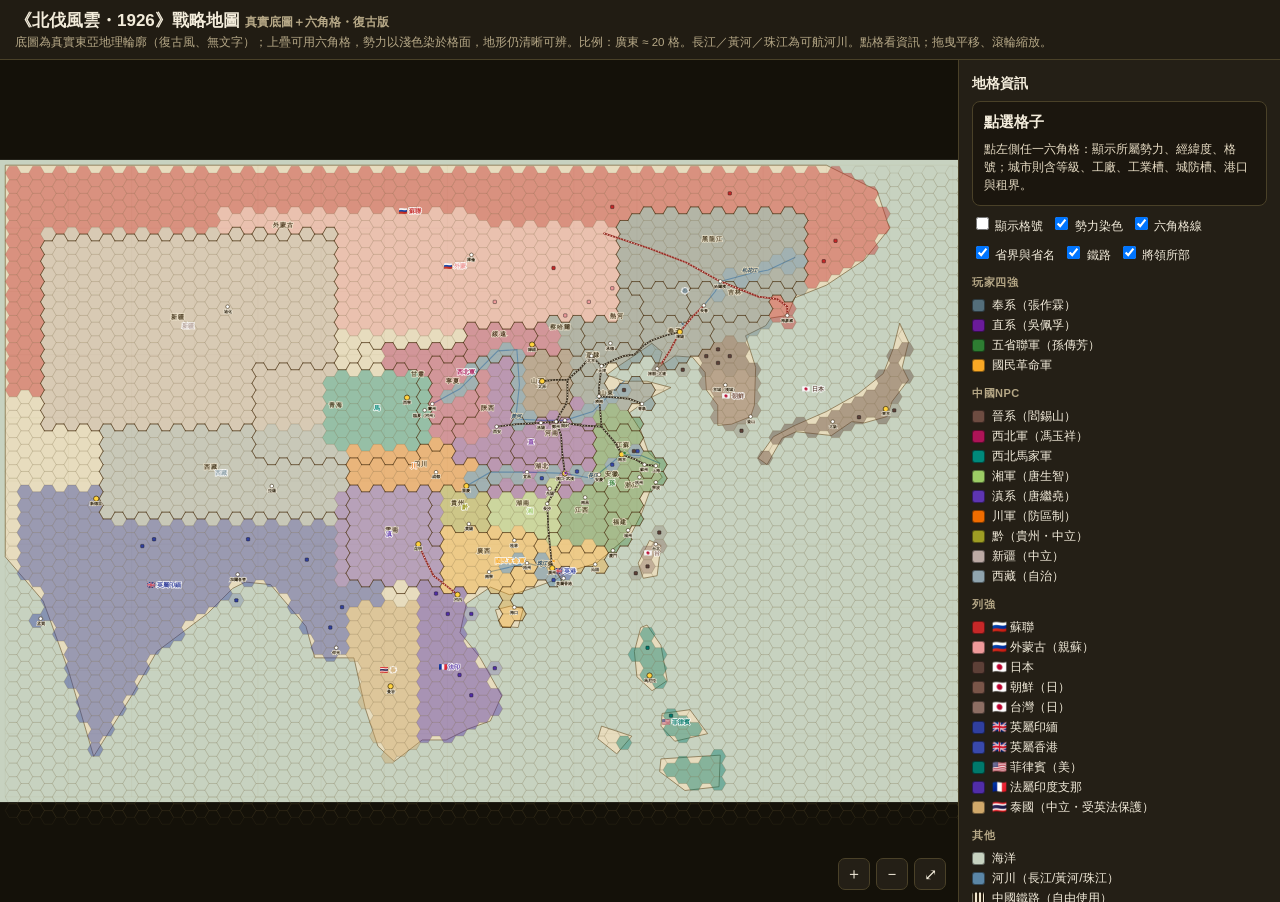
<file: PJ Boardgame/北伐風雲_地圖.html>
<!DOCTYPE html>
<html lang="zh-Hant">
<head>
<meta charset="UTF-8">
<meta name="viewport" content="width=device-width, initial-scale=1.0">
<title>《北伐風雲・1926》戰略地圖（真實底圖＋六角格）</title>
<style>
  :root{--bg:#1c1a12;--panel:#241f16;--ink:#f3ecdb;--muted:#b6a887;--line:#3a3320;}
  *{box-sizing:border-box;}
  body{margin:0;font-family:"Noto Sans TC","PingFang TC","Microsoft JhengHei",sans-serif;background:var(--bg);color:var(--ink);}
  header{padding:9px 15px;border-bottom:1px solid #4a4128;background:#211c13;}
  header h1{margin:0;font-size:17px;}
  header p{margin:3px 0 0;font-size:11.5px;color:var(--muted);}
  #wrap{display:flex;height:calc(100vh - 58px);}
  #mapzone{flex:1;position:relative;overflow:hidden;background:#141109;cursor:grab;}
  #mapzone.grabbing{cursor:grabbing;}
  svg{width:100%;height:100%;display:block;}
  .sea{fill:#c7d2c0;}
  .land{fill:#e7dcbe;stroke:#7c6a44;stroke-width:1.4;stroke-linejoin:round;}
  .grat{stroke:#9a875c;stroke-width:.4;opacity:.35;fill:none;}
  .river{fill:none;stroke:#5b86a6;stroke-width:2.1;stroke-linecap:round;opacity:.85;}
  .railbase{fill:none;stroke:#2b2113;stroke-width:3.2;stroke-linecap:round;opacity:.9;}
  .railtie{fill:none;stroke:#f0e6ce;stroke-width:1.9;stroke-dasharray:2 3.4;stroke-linecap:butt;opacity:.95;}
  .railname{font-size:9.5px;font-weight:700;fill:#2b2113;paint-order:stroke;stroke:#f0e6ce;stroke-width:2.6px;
            pointer-events:none;text-anchor:middle;letter-spacing:1px;}
  .railbase.fo{stroke:#8c1c13;}
  .railtie.foT{stroke:#ffd9d2;}
  .railname.foN{fill:#8c1c13;}
  .hex{stroke:#6b5c38;stroke-width:.5;stroke-opacity:.5;}
  .hex:hover{stroke:#000;stroke-width:1.8;stroke-opacity:1;}
  .rlabel{font-size:12px;font-weight:800;paint-order:stroke;stroke:#fff;stroke-width:3px;pointer-events:none;text-anchor:middle;opacity:.9;}
  .rivname{font-size:10px;font-weight:700;fill:#2b4a63;paint-order:stroke;stroke:#e7dcbe;stroke-width:2.5px;pointer-events:none;text-anchor:middle;font-style:italic;}
  .hnum{font-size:3px;fill:#00000055;pointer-events:none;text-anchor:middle;}
  .pbord{stroke:#4a2f10;stroke-width:1.5;opacity:.8;stroke-linecap:round;pointer-events:none;}
  .pname{font-size:11px;font-weight:800;fill:#3a2a10;paint-order:stroke;stroke:#f0e6ce;stroke-width:3px;
         pointer-events:none;text-anchor:middle;letter-spacing:2px;opacity:.85;}
  .city{fill:#fff;stroke:#3a2c12;stroke-width:1.1;}
  .capital{fill:#ffd23e;stroke:#3a2c12;stroke-width:1.4;}
  .cityname{font-size:8.5px;fill:#241a08;paint-order:stroke;stroke:#f3ecdb;stroke-width:2.2px;pointer-events:none;text-anchor:middle;font-weight:700;}
  #side{width:322px;background:var(--panel);border-left:1px solid #4a4128;overflow-y:auto;padding:13px;}
  #side h2{font-size:14px;margin:2px 0 8px;}
  #info{background:#1b160e;border:1px solid #4a4128;border-radius:8px;padding:11px;min-height:88px;font-size:13px;}
  #info .big{font-size:15px;font-weight:800;}
  #info .tag{display:inline-block;padding:1px 8px;border-radius:10px;font-size:11px;margin:5px 5px 0 0;color:#111;font-weight:700;}
  #info table{width:100%;border-collapse:collapse;margin-top:8px;font-size:12px;}
  #info td{padding:2px 4px;border-bottom:1px solid #342c18;}
  #info td.k{color:#b6a887;width:40%;}
  #info .gar{margin-top:8px;font-size:12px;color:#e7dcc4;line-height:1.5;white-space:pre-line;}
  .row{display:flex;align-items:center;gap:8px;margin:8px 0;font-size:12px;flex-wrap:wrap;}
  .legend h3{font-size:11px;color:var(--muted);margin:11px 0 5px;text-transform:uppercase;letter-spacing:.5px;}
  .lg{display:flex;align-items:center;gap:7px;font-size:12px;padding:1.5px 0;}
  .sw{width:13px;height:13px;border-radius:3px;border:1px solid #0007;flex:none;}
  .hint{font-size:11px;color:var(--muted);margin-top:10px;line-height:1.5;}
  .controls{position:absolute;right:12px;bottom:12px;display:flex;gap:6px;}
  .controls button{width:32px;height:32px;border-radius:7px;border:1px solid #4a4128;background:#241f16;color:#f3ecdb;font-size:16px;cursor:pointer;}
  .controls button:hover{background:#3a3320;}
  label.ck{font-size:12px;color:var(--ink);cursor:pointer;}
</style>
</head>
<body>
<header>
  <h1>《北伐風雲・1926》戰略地圖 <span style="font-size:12px;color:#b6a887">真實底圖＋六角格・復古版</span></h1>
  <p>底圖為真實東亞地理輪廓（復古風、無文字）；上疊可用六角格，勢力以淺色染於格面，地形仍清晰可辨。比例：廣東 ≈ 20 格。長江／黃河／珠江為可航河川。點格看資訊；拖曳平移、滾輪縮放。</p>
</header>
<div id="wrap">
  <div id="mapzone">
    <svg id="map"><g id="vp"></g></svg>
    <div class="controls"><button id="zin">＋</button><button id="zout">－</button><button id="zreset">⤢</button></div>
  </div>
  <div id="side">
    <h2>地格資訊</h2>
    <div id="info"><span class="big">點選格子</span><div class="gar">點左側任一六角格：顯示所屬勢力、經緯度、格號；城市則含等級、工廠、工業槽、城防槽、港口與租界。</div></div>
    <div class="row">
      <label class="ck"><input type="checkbox" id="tgnum"> 顯示格號</label>
      <label class="ck"><input type="checkbox" id="tgtint" checked> 勢力染色</label>
      <label class="ck"><input type="checkbox" id="tghex" checked> 六角格線</label>
      <label class="ck"><input type="checkbox" id="tgprov" checked> 省界與省名</label>
      <label class="ck"><input type="checkbox" id="tgrail" checked> 鐵路</label>
      <label class="ck"><input type="checkbox" id="tggen" checked> 將領所部</label>
    </div>
    <div class="legend" id="legend"></div>
    <div class="hint">城市資訊：等級(Lv1-5)、工廠數與各廠等級(Lv1-3)、剩餘工業槽、城防槽(港口可建砲台)、港口(海港可建海軍／河港只可建砲艇)、租界。取消勢力染色即見純復古底圖。</div>
  </div>
</div>
<script>
// ===== 投影（等距圓柱）=====
const LON0=70,LAT0=55,K=24;
function px(lon,lat){return [(lon-LON0)*K,(LAT0-lat)*K];}
function unpx(x,y){return [LON0+x/K, LAT0-y/K];}
const MAPW=(145-LON0)*K, MAPH=(LAT0-5)*K;
// ===== 勢力 =====
const R={
 F:{n:'奉系（張作霖）',g:'玩家',c:'#546e7a'}, W:{n:'直系（吳佩孚）',g:'玩家',c:'#6a1b9a'},
 S:{n:'五省聯軍（孫傳芳）',g:'玩家',c:'#2e7d32'}, N:{n:'國民革命軍',g:'玩家',c:'#f9a825'},
 Y:{n:'晉系（閻錫山）',g:'中國NPC',c:'#6d4c41'}, G:{n:'西北軍（馮玉祥）',g:'中國NPC',c:'#ad1457'},
 M:{n:'西北馬家軍',g:'中國NPC',c:'#00897b'}, H:{n:'湘軍（唐生智）',g:'中國NPC',c:'#9ccc65'},
 D:{n:'滇系（唐繼堯）',g:'中國NPC',c:'#5e35b1'}, C:{n:'川軍（防區制）',g:'中國NPC',c:'#ef6c00'},
 Q:{n:'黔（貴州・中立）',g:'中國NPC',c:'#9e9d24'}, x:{n:'新疆（中立）',g:'中國NPC',c:'#bcaaa4'},
 t:{n:'西藏（自治）',g:'中國NPC',c:'#90a4ae'},
 V:{n:'蘇聯',g:'列強',c:'#c62828',flag:'🇷🇺'}, O:{n:'外蒙古（親蘇）',g:'列強',c:'#ef9a9a',flag:'🇷🇺'},
 J:{n:'日本',g:'列強',c:'#5d4037',flag:'🇯🇵'}, K:{n:'朝鮮（日）',g:'列強',c:'#795548',flag:'🇯🇵'},
 T:{n:'台灣（日）',g:'列強',c:'#8d6e63',flag:'🇯🇵'}, B:{n:'英屬印緬',g:'列強',c:'#303f9f',flag:'🇬🇧'},
 b:{n:'英屬香港',g:'列強',c:'#3949ab',flag:'🇬🇧'}, P:{n:'菲律賓（美）',g:'列強',c:'#00796b',flag:'🇺🇸'},
 I:{n:'法屬印度支那',g:'列強',c:'#512da8',flag:'🇫🇷'}, TH:{n:'泰國（中立・受英法保護）',g:'列強',c:'#d0a86a',flag:'🇹🇭'},
};
const SHORT={F:'奉',W:'直',S:'孫',N:'國民革命軍',Y:'晉',G:'西北軍',M:'馬',H:'湘',D:'滇',C:'川',Q:'黔',x:'新疆',t:'西藏',V:'蘇聯',O:'外蒙',J:'日本',K:'朝鮮',T:'台',B:'英屬印緬',b:'英港',P:'菲律賓',I:'法印',TH:'泰'};
// ===== 真實輪廓（lon,lat）=====
const MAINLAND=[[70,55],[135,55],[139,53],[140,50],[138,47.5],[135,45.5],[132.5,44.5],[131.9,43.1],[130.6,42.9],[130.2,42.3],[128.6,41.5],[129.4,39],[129.3,36],[129,35.1],[127.5,34.5],[126.4,34.4],[126.4,36],[125.5,37.2],[125.4,38.6],[124.4,39.8],[123,39.9],[121.6,38.9],[122,40.2],[121.2,40.9],[120.9,40.7],[119.9,40.0],[119.0,39.4],[118.4,39],[117.6,38.4],[119,37.9],[120.8,37.9],[122.7,37.4],[121.1,36.6],[119.4,35.4],[120.3,34],[120.9,32.3],[121.8,31.4],[121.7,30.8],[122,30.3],[121.1,29.4],[120.4,27.5],[119.6,25.9],[118.1,24.6],[116.8,23.5],[114.5,22.8],[113.6,22.2],[112,21.6],[110.4,21.1],[109.9,21],[108.4,21.6],[106.5,20.3],[106,18],[107.6,16],[109.3,13],[108.4,11],[106.7,10.4],[104.9,9.5],[103,9.5],[100.8,7.8],[99.5,9],[98.5,12],[97.6,16],[94.5,16],[93.8,18.5],[91,21.8],[89,22],[88,21.5],[86,19.5],[82,16.5],[80,13],[77,8.2],[75,15],[73,20.5],[70,24]];
const ISLANDS=[
 [[140.8,42.5],[141.5,41],[141,39],[141.5,38],[140.2,36.3],[139.8,35.1],[138,34.6],[137,34.7],[135.4,33.6],[132.6,33.9],[131.5,33.4],[130.3,31.3],[129.6,31.8],[130.8,33.5],[132.5,34.4],[135,35.5],[137.5,36.9],[139.5,38.5],[140.3,40.5]], // 日本
 [[121,25.3],[121.9,24.9],[121.6,22.5],[120.5,22.3],[120.1,23.5],[120.7,24.7]], // 台灣
 [[110,20.1],[111,19.9],[110.6,18.4],[109.2,18.5],[108.8,19.8]], // 海南
 [[120.8,18.6],[121.9,17],[122.4,14.2],[121.2,13.4],[120,14.5],[119.8,16.5],[120.3,18.4]], // 呂宋
 [[122,11.6],[124.2,11.9],[125.6,10],[123,9.4],[121.9,10.6]], // 維薩亞斯
 [[121.9,8],[126.6,8.3],[126.5,5.8],[123.8,5.5],[121.8,7]],   // 民答那峨
 [[117.2,10.6],[119.6,9.8],[118.4,8.4],[116.9,9.6]],           // 巴拉望
];
// ===== 勢力範圍（lon/lat 矩形 [W,E,S,N]，先到先得）=====
const PROV=[
 ['b',[113.8,114.4,22.05,22.6]],
 ['T',[119.5,122.5,21.8,25.5]],
 ['M',[95,103.4,32.5,38.5]],
 ['Y',[110.4,114.5,35,40.3]],
 ['G',[100,108,33,40.5]],['G',[106,114,40,42.5]],
 ['N',[110,117.4,20.2,25.2]],['N',[104.3,112.1,21.5,26]],['N',[108,111.5,17.5,20.6]],
 ['W',[105.5,111.5,31.5,39.5]],['W',[110.5,116.7,31.3,36.6]],['W',[108,116.7,28.8,33.4]],
 ['S',[116,122.5,30.3,35.6]],['S',[114,120,28.8,34.6]],['S',[118,123.5,26.6,31.6]],['S',[113.5,118.6,24.6,30.3]],['S',[117.4,120.6,23.6,28.9]],
 ['H',[108.5,114.5,25,30.6]],
 ['Q',[104.5,110,25.9,29.5]],
 ['D',[96.5,106.5,21.8,29.5]],
 ['C',[97,110.5,28,34]],
 ['F',[114.5,123.2,33.8,38.6]],['F',[113,120,37.4,42.6]],['F',[118.8,135,38.8,54]],
 ['x',[73,96,34,49.7]],['t',[78,100,26.8,36.6]],
 ['K',[124.5,131,33.8,43.5]],['J',[129.5,146,30,46.5]],['P',[118.5,127,4,19.6]],
 ['TH',[97.5,102.6,6,20.5]],['I',[102.6,110,8,23.8]],['B',[71,99.6,6,29.4]],
 ['O',[87,123,41.5,53]],
 ['V',[70,146,49,55]],['V',[70,89,37,53]],['V',[126.5,146,42,53]],
];
// ===== 省份（1926 行政區；lon/lat 矩形，先到先得）=====
const PROVINCE=[
 ['寧夏',[104,107.5,35,39.5]],['熱河',[115.5,120,40.5,45]],['察哈爾',[112,116,40,45]],['綏遠',[106,112,39.5,43]],
 ['山東',[114.8,122.8,34.3,38.5]],['直隸',[113.5,120,36.5,41]],
 ['河南',[110.3,116.7,31.3,35.0]],['山西',[110.2,114.6,34.6,40.3]],['陝西',[105.5,111.3,31.7,39.6]],
 ['青海',[89.5,103,31.5,39.2]],['甘肅',[98,108.8,32.5,40.5]],
 ['湖北',[108.3,116.2,29.6,33.3]],['湖南',[108.7,114.3,25.8,30.2]],
 ['江蘇',[116.3,122,30.7,35.2]],['安徽',[114.8,119.7,29.4,34.7]],['浙江',[118,123,27.1,31.2]],
 ['福建',[117.4,120.5,23.5,28.4]],['江西',[113.5,118.5,24.4,30.1]],
 ['廣西',[104.4,112.1,23.0,26.4]],['廣西',[104.4,110.0,21.3,23.0]],
 ['廣東',[108.5,117.6,17.8,25.5]],
 ['貴州',[103.5,109.6,24.6,29.3]],['雲南',[97.5,106.2,21.1,29.3]],['四川',[97.3,110.2,26,34]],
 ['奉天',[119,125.5,38.7,43]],['吉林',[124,132,43,45.5]],['黑龍江',[117,135,45.5,54]],
 ['新疆',[73,96.5,34,49.5]],['西藏',[78,99,27,36.5]],['外蒙古',[87,116.5,41.5,52.5]],
];
function provOf(lon,lat){for(const[n,b]of PROVINCE)if(lon>=b[0]&&lon<=b[1]&&lat>=b[2]&&lat<=b[3])return n;return null;}
// ===== 地區（省份的上位分組；供跨省事件觸發判定）=====
const REGIONS={'滿州':['黑龍江','吉林','奉天']};
function regionOf(prov){for(const r in REGIONS)if(REGIONS[r].includes(prov))return r;return null;}
// ===== 河川（lon/lat polyline）=====
const RIVERS=[
 {name:'黃河',pts:[[103.8,36.1],[106,37.3],[109,40.3],[110.5,40.4],[110.7,37.6],[110.4,34.9],[112.5,34.8],[114.3,34.8],[116.5,35.5],[118,37],[119,37.9]]},
 {name:'長江',pts:[[106.5,29.6],[108.4,30.7],[111.3,30.7],[114.3,30.6],[116.5,30.2],[118.8,32.1],[120.4,32],[121.8,31.4]]},
 {name:'珠江',pts:[[108.3,22.8],[111.3,23.5],[112.5,23.2],[113.3,23.1],[113.6,22.4]]},
 {name:'松花江',pts:[[125.3,43.9],[126.2,45.0],[126.6,45.8],[128.9,46.4],[130.4,46.7],[132.5,47.7]]},
];
// ===== 鐵路（事件卡「沿線」判定用）=====
const RAILS=[
 // 列強鐵路（紅色）——需與該列強關係 ≥5 方可使用
 {name:'南滿鐵路',fo:1,pts:[[121.95,39.3],[122.6,40.3],[123.4,41.8],[124.4,43.0],[125.3,43.9]]},
 {name:'中東鐵路',fo:1,pts:[[117.4,49.6],[121.0,48.4],[123.9,47.3],[126.6,45.8],[129.6,44.6],[131.1,44.4],[131.9,43.8],[131.9,43.1]],end:'海參崴'},
 {name:'滇越鐵路',fo:1,pts:[[102.7,25.0],[103.3,23.7],[103.9,22.5],[104.8,21.8],[105.8,21.0]]},
 // 中國境內鐵路（黑色）——所有玩家可自由使用
 {name:'京奉鐵路',pts:[[116.4,39.9],[117.2,39.1],[118.2,39.6],[119.0,39.9],[119.8,40.0],[120.5,40.7],[121.1,41.1],[122.2,41.5],[123.4,41.8]]},
 {name:'京漢鐵路',pts:[[116.4,39.9],[115.5,38.9],[114.5,38.0],[114.5,37.1],[114.5,36.6],[114.4,36.1],[113.9,35.3],[113.6,34.7],[114.0,33.6],[114.1,32.1],[114.3,30.6]]},
 {name:'津浦鐵路',pts:[[117.2,39.1],[117.0,37.4],[117.0,36.7],[117.2,34.3],[118.3,33.0],[118.8,32.1]]},
 {name:'隴海鐵路',pts:[[108.9,34.3],[110.5,34.5],[112.4,34.6],[113.6,34.7],[115.5,34.4],[117.2,34.3]]},
 {name:'滬寧鐵路',pts:[[118.8,32.1],[119.9,31.7],[120.6,31.3],[121.5,31.2]]},
 {name:'膠濟鐵路',pts:[[117.0,36.7],[118.5,36.6],[119.4,36.5],[120.32,36.15]]},
 {name:'正太鐵路',pts:[[114.5,38.0],[113.5,38.0],[112.5,37.9]]},
 {name:'粵漢鐵路',pts:[[114.3,30.6],[113.6,29.4],[112.9,28.2],[113.0,26.0],[113.3,23.1]]},
];
// ===== 城市（lo,la 經緯度 + 經濟）=====
const CITIES=[
 {lo:123.4,la:41.8,name:'瀋陽',k:'F',lvl:5,facs:[3,2,1],port:'內陸',cap:1,note:'奉系首府 ★張作霖（領袖）｜瀋陽兵工廠（工業最高）\n駐軍：步×3 騎×1 機×2 砲×2'},
 {lo:126.6,la:45.8,name:'哈爾濱',k:'F',lvl:3,facs:[1],port:'河港',note:'松花江河港・北滿樞紐\n步×1 騎×1'},
 {lo:125.3,la:43.9,name:'長春',k:'F',lvl:2,facs:[1],port:'內陸',note:'南滿鐵路沿線\n騎×1'},
 {lo:121.6,la:38.9,name:'旅順·大連',k:'J',lvl:4,facs:[2],port:'海港',note:'🇯🇵 旅順・大連（日本領地）｜關東州＋南滿鐵路\n關東軍・滿洲混成旅 ×2（每旅 步×2 砲×1 騎×2；合計 步×4 砲×2 騎×4）｜砲艇×2 中隊'},
 {lo:116.4,la:39.9,name:'北京',k:'F',lvl:4,facs:[1],port:'內陸',note:'名義中央政府所在\n京畿衛戍：步×2 騎×1 機×1'},
 {lo:117.2,la:39.1,name:'天津',k:'F',lvl:4,facs:[2],port:'海港',conc:['🇬🇧','🇯🇵','🇫🇷'],note:'港口・租界城市\n步×1 機×1 砲×1｜渤海艦隊 驅逐艦×1 砲艇×1\n租界駐軍：英/日/法 各1營'},
 {lo:117,la:36.7,name:'濟南',k:'F',lvl:3,facs:[1],port:'河港',note:'黃河河港・山東（張宗昌轄）\n步×2 騎×1 機×1 砲×1｜白俄步兵營×1（§12.3）'},
 {lo:120.4,la:36.1,name:'青島',k:'F',lvl:3,facs:[1],port:'海港',note:'山東半島海港\n步×1 砲×1｜砲艇×1'},
 {lo:117.9,la:40.9,name:'承德',k:'F',lvl:2,facs:[],port:'內陸',note:'熱河\n步×1'},
 {lo:114.3,la:30.6,name:'漢口·武漢',k:'W',lvl:5,facs:[2,1],port:'河港',conc:['🇬🇧','🇯🇵'],cap:1,note:'直系首府 ★吳佩孚（領袖）｜長江河港・漢陽兵工廠\n駐軍：步×4 騎×1 機×1 砲×2｜長江砲艇×1｜漢口租界(英/日各1營)'},
 {lo:113.6,la:34.7,name:'鄭州',k:'W',lvl:3,facs:[1],port:'河港',note:'中原鐵路樞紐・黃河河港（靳雲鶚）\n步×3 騎×1 機×1 砲×1'},
 {lo:112.4,la:34.6,name:'洛陽',k:'W',lvl:2,facs:[],port:'河港',note:'古都・黃河中游河港\n步×1 騎×1'},
 {lo:108.9,la:34.3,name:'西安',k:'W',lvl:3,facs:[1],port:'內陸',note:'陝西方面\n步×2 騎×1 機×1 砲×1'},
 {lo:114.3,la:34.8,name:'開封',k:'W',lvl:2,facs:[],port:'河港',note:'黃河河港・河南省會\n步×1 機×1'},
 {lo:111.3,la:30.7,name:'宜昌',k:'W',lvl:2,facs:[],port:'河港',note:'長江河港・入川門戶\n步×1'},
 {lo:121.5,la:31.2,name:'上海',k:'S',lvl:5,facs:[3,2],port:'海港',dual:1,conc:['🇬🇧','🇯🇵','🇫🇷'],note:'最大港口・長江口・租界（海港兼河港）\n步×2 機×1 砲×1｜砲艇×1\n租界駐軍：英/日/法 各1營（含長江砲艇）'},
 {lo:118.8,la:32.1,name:'南京',k:'S',lvl:4,facs:[1],port:'河港',cap:1,note:'五省聯軍首府 ★孫傳芳（領袖）｜長江河港\n駐軍：步×2 騎×1 機×1 砲×1'},
 {lo:120.6,la:31.3,name:'蘇州',k:'S',lvl:3,facs:[1],port:'河港',note:'運河城市\n步×1 機×1'},
 {lo:120.2,la:30.3,name:'杭州',k:'S',lvl:3,facs:[1],port:'內陸',note:'浙江省會（錢塘江，內陸）\n步×1 騎×1'},
 {lo:121.5,la:29.9,name:'寧波',k:'S',lvl:3,facs:[1],port:'海港',note:'浙東海港\n步×1'},
 {lo:115.9,la:28.7,name:'南昌',k:'S',lvl:3,facs:[1],port:'河港',note:'江西省會・贛江\n步×1 騎×1 機×1'},
 {lo:119.3,la:26.1,name:'福州',k:'S',lvl:3,facs:[1],port:'海港',note:'福建省會・海港\n步×1 騎×1'},
 {lo:118.1,la:24.5,name:'廈門',k:'S',lvl:2,facs:[],port:'海港',conc:['🇬🇧'],note:'閩南海港・租界\n步×1 砲×1'},
 {lo:117,la:30.5,name:'安慶',k:'S',lvl:2,facs:[],port:'河港',note:'長江河港・安徽\n砲艇×1（無常駐陸軍）'},
 {lo:113.3,la:23.1,name:'廣州',k:'N',lvl:5,facs:[2,1],port:'河港',conc:['🇬🇧','🇫🇷'],cap:1,note:'國民革命軍首府 ★蔣介石＋汪精衛（雙首長）｜珠江河港\n駐軍：步×5 機×1 砲×1｜砲艇×1｜沙面租界(英/法各1營)'},
 {lo:111.3,la:23.5,name:'梧州',k:'N',lvl:2,facs:[],port:'河港',note:'西江河港（李宗仁）\n步×1 騎×1'},
 {lo:108.3,la:22.8,name:'南寧',k:'N',lvl:3,facs:[1],port:'河港',note:'廣西省會・邕江\n步×1 騎×1 機×1'},
 {lo:116.7,la:23.4,name:'汕頭',k:'N',lvl:3,facs:[1],port:'海港',conc:['🇬🇧'],note:'粵東海港・租界\n步×1 砲×1'},
 {lo:110.3,la:20,name:'海口',k:'N',lvl:2,facs:[],port:'海港',note:'海南島海港\n步×1'},
 {lo:110.3,la:25.3,name:'桂林',k:'N',lvl:2,facs:[],port:'內陸',note:'桂北\n步×1'},
 {lo:112.5,la:37.9,name:'太原',k:'Y',lvl:3,facs:[2],port:'內陸',cap:1,note:'晉系首府 ★閻錫山｜太原兵工廠（自給）\n全軍：步×5 騎×1 機×1 砲×1（共 8 營）'},
 {lo:111.7,la:40.8,name:'歸綏',k:'G',lvl:2,facs:[1],port:'內陸',cap:1,note:'西北軍首府 ★馮玉祥（正訪蘇，待五原誓師）\n駐軍：步×4 騎×2 機×1 砲×1｜大刀近戰隊'},
 {lo:103.8,la:36.1,name:'蘭州',k:'G',lvl:2,facs:[],port:'河港',note:'黃河河港・甘肅（西北軍）\n步×2'},
 {lo:101.8,la:36.6,name:'西寧',k:'M',lvl:2,facs:[],port:'內陸',cap:1,note:'馬家軍首府 ★馬麒\n回族騎兵×2 步×2（騎兵加成僅在馬家將領麾下）'},
 {lo:103.2,la:35.6,name:'臨夏（河州）',k:'M',lvl:2,facs:[],port:'內陸',note:'馬家軍回族核心地\n回族騎兵×1'},
 {lo:112.9,la:28.2,name:'長沙',k:'H',lvl:3,facs:[1],port:'內陸',note:'湘軍主城｜唐生智（將領，忠誠 7，可直接策反）｜北伐導火線\n步×3 機×1'},
 {lo:113.1,la:29.4,name:'岳陽',k:'H',lvl:1,facs:[],port:'河港',note:'長江/洞庭湖口\n步×2'},
 {lo:104.1,la:30.7,name:'成都',k:'C',lvl:4,facs:[1],port:'內陸',note:'川西 劉文輝\n步×3 機×1（防區制）'},
 {lo:106.5,la:29.6,name:'重慶',k:'C',lvl:4,facs:[2],port:'河港',cap:1,note:'川軍 劉湘（最大實力，將領級・可直接策反）｜長江河港\n步×4 騎×1 砲×1｜防區稅收豐'},
 {lo:102.7,la:25,name:'昆明',k:'D',lvl:3,facs:[1],port:'內陸',cap:1,note:'滇系首府 ★唐繼堯（末期・內部動盪）\n步×3（山地）｜滇越鐵路通法屬印支'},
 {lo:106.7,la:26.6,name:'貴陽',k:'Q',lvl:2,facs:[],port:'內陸',note:'貴州（中立地方部隊）\n步×2'},
 {lo:87.6,la:43.8,name:'迪化',k:'x',lvl:2,facs:[],port:'內陸',note:'新疆 楊增新（中立、遙遠）\n步×1'},
 {lo:91.1,la:29.6,name:'拉薩',k:'t',lvl:1,facs:[],port:'內陸',note:'西藏（自治，受英國影響）'},
 {lo:131.9,la:43.1,name:'海參崴',k:'V',lvl:3,facs:[1],port:'海港',note:'🇷🇺 蘇聯遠東\n駐軍：裝甲混成旅（坦2 步2 機1）｜太平洋艦隊分遣大隊（驅3 巡2）×2'},
 {lo:106.9,la:47.9,name:'庫倫',k:'O',garrK:'V',lvl:2,facs:[],port:'內陸',note:'🇷🇺 外蒙古（實質獨立・親蘇）｜地格屬外蒙、守軍為蘇聯直屬\n駐軍：步砲混成旅（砲2 步2 機1）'},
 {lo:127,la:37.6,name:'京城（漢城）',k:'K',lvl:3,facs:[1],port:'內陸',note:'🇯🇵 朝鮮軍司令部（森岡守成）\n步×2 機槍營×1'},
 {lo:129,la:35.1,name:'釜山',k:'K',lvl:3,facs:[1],port:'海港',note:'🇯🇵 朝鮮南端海港\n朝鮮軍・步砲混成旅（砲1 步2 機2）'},
 {lo:139.7,la:35.7,name:'東京',k:'J',lvl:5,facs:[3,2],port:'海港',cap:1,note:'🇯🇵 日本本土\n帝國海軍（全場最強）＋海軍航空隊｜駐華艦艇母港\n守軍：步兵營×1 機槍營×1'},
 {lo:135.5,la:34.7,name:'大阪',k:'J',lvl:4,facs:[2],port:'海港',note:'🇯🇵 工業重鎮\n海軍後勤｜守軍：步兵營×1 機槍營×1'},
 {lo:121.5,la:25,name:'台北',k:'T',lvl:3,facs:[1],port:'海港',note:'🇯🇵 台灣總督府\n台灣軍・步兵營×1'},
 {lo:96.2,la:16.8,name:'仰光',k:'B',lvl:3,facs:[1],port:'海港',note:'🇬🇧 英屬緬甸\n步×2 坦克×1 機槍營×1'},
 {lo:88.4,la:22.6,name:'加爾各答',k:'B',lvl:3,facs:[1],port:'海港',note:'🇬🇧 英屬印度\n守備：步砲混成旅（砲2 步2 機1）｜海軍'},
 {lo:121,la:14.6,name:'馬尼拉',k:'P',lvl:4,facs:[1],port:'海港',cap:1,note:'🇺🇸 美屬菲律賓（總督 倫納德·伍德）\n駐菲陸軍：步砲混成旅（砲1 步2 機2）＋霰彈槍營×3｜菲律賓艦隊（驅2 巡1 運1）'},
 {lo:105.8,la:21,name:'河內',k:'I',lvl:3,facs:[1],port:'海港',cap:1,note:'🇫🇷 法屬印度支那\n駐軍：步砲混成旅 ×2（每旅 砲2 步2 機1；合計 砲4 步4 機2）｜滇越鐵路（影響滇系）'},
 {lo:114.2,la:22.3,name:'英屬香港',k:'b',lvl:3,facs:[1],port:'海港',note:'🇬🇧 英屬香港\n守備：步砲混成旅（砲1 步2 機2）｜遠東艦隊（驅3 巡1）＋運兵船大隊'},
 {lo:72.8,la:19.1,name:'孟買',k:'B',lvl:4,facs:[2],port:'海港',note:'🇬🇧 英屬印度・孟買\n海港・棉紡工業重鎮｜守軍：步兵營×1 機槍營×1'},
 {lo:77.2,la:28.6,name:'新德里',k:'B',lvl:4,facs:[1],port:'內陸',cap:1,note:'🇬🇧 英屬印度・德里\n英印政治中樞｜守軍：步兵營×1 機槍營×1'},
 {lo:100.5,la:13.75,name:'曼谷',k:'TH',lvl:3,facs:[1],port:'海港',cap:1,note:'🇹🇭 泰國（暹羅）首都\n中立國・受英法保護（英法之間的緩衝國）'},
];
// ===== 駐軍（依格號 id；同格可多筆＝多國砲艇共停）=====
const GARR=[
 // 日本 🇯🇵
 {id:2751,o:'J',t:'驅逐艦×1 中隊'},
 
 {id:2894,o:'J',t:'朝鮮軍・步兵旅'},{id:2895,o:'J',t:'朝鮮軍・騎兵旅'},
 {id:2622,o:'J',t:'台灣軍・步砲混成旅（砲1 步2 機2）'},
 {id:2996,o:'J',t:'艦隊（驅2 巡2）＋運兵船大隊×1'},{id:3618,o:'J',t:'艦隊（驅3 巡1）＋運兵船大隊'},
 {id:2667,o:'J',t:'運兵船×1 中隊＋驅逐艦×2 中隊'},{id:2574,o:'J',t:'運兵船×1 中隊＋驅逐艦×2 中隊'},
 {id:2565,o:'J',t:'砲艇×1 中隊'},{id:2513,o:'J',t:'砲艇×1 中隊'},
 {id:2846,o:'J',t:'關東軍・步砲混成旅（砲2 步2 機1）'},{id:2942,o:'J',t:'朝鮮軍・步砲混成旅（砲2 步2 機1）'},{id:3475,o:'J',t:'第三師團（砲2 步1 騎1）'},








 // 英國 🇬🇧（在華砲艇與遠東艦隊歸英屬香港 b；印緬陸軍與印度洋艦隊歸 B）
 {id:2565,o:'b',t:'砲艇×1 中隊（與他國共停）'},{id:2327,o:'b',t:'砲艇×1 中隊'},{id:2470,o:'b',t:'砲艇×1 中隊'},
 {id:2183,o:'b',t:'砲艇×1 中隊'},{id:2239,o:'b',t:'砲艇×1 中隊'},
 {id:944,o:'B',t:'驅逐艦大隊×2＋巡洋艦大隊×1＋運兵船×2 中隊'},
 {id:1377,o:'B',t:'坦克營'},{id:1330,o:'B',t:'砲兵營＋步兵營'},
 {id:604,o:'B',t:'步砲混成旅（砲1 步2 機2）'},
 {id:556,o:'B',t:'裝甲混成旅×2（各 坦2 步2 機1）'},{id:1229,o:'B',t:'步砲混成旅（砲1 步2 機2）'},
 {id:988,o:'B',t:'裝甲混成旅（坦2 步2 機1）'},
 // 蘇聯 🇷🇺
 {id:1978,o:'O',t:'蒙古騎兵×2 營'},{id:2362,o:'O',t:'蒙古騎兵×2 營'},{id:2267,o:'O',t:'蒙古騎兵×2 營'},{id:2457,o:'O',t:'蒙古騎兵×2 營'},
 {id:2216,o:'V',t:'蘇蒙師團（坦2 步1 砲1）'},{id:3366,o:'V',t:'裝甲混成旅（坦2 步1 砲1 機1）'},
 {id:3319,o:'V',t:'蒙古騎兵旅'},
 {id:2451,o:'V',t:'北方混成旅（蒙古騎兵2 步2 機1）'},
 {id:2930,o:'V',t:'裝甲混成旅 ×2（每旅 坦2 步2 砲1；合計 坦4 步4 砲2）'},
 // 美國 🇺🇸
 {id:2628,o:'P',t:'步砲混成旅（砲2 步2 機1）'},{id:2729,o:'P',t:'步砲混成旅（砲2 步2 機1）'},
 // 法國 🇫🇷
 {id:1905,o:'I',t:'運兵船大隊＋驅逐艦大隊'},{id:2005,o:'I',t:'驅逐艦大隊'},
 {id:1760,o:'I',t:'步砲混成旅（砲2 步2 機1）'},{id:1911,o:'I',t:'步砲混成旅（砲2 步2 機1）'},
 {id:1809,o:'I',t:'精銳步兵旅（外籍兵團3 機2）'},{id:1862,o:'I',t:'精銳步砲旅（外籍兵團2 機2 砲1）'},
];
// ===== 將領所部（與人物操作板同步的最新軍力快照）=====
// t：所屬部隊；rank：領袖/將領/駐軍；idle=true 者無部隊（掛領袖身邊，技能不生效）
const GEN=[
 // 依各地格所載駐軍部署：將領分守各城為該城中軍；未派將領之城市駐軍以「(無將領部隊)」呈現。
 // 奉系 F
 {n:'張作霖',f:'F',rank:'領袖',id:2748},{n:'張學良',f:'F',rank:'將領',id:2366},{n:'楊宇霆',f:'F',rank:'將領',id:2842},
 {n:'張宗昌',f:'F',rank:'將領',id:2417},{n:'李景林',f:'F',rank:'將領',id:2415},{n:'褚玉璞',f:'F',rank:'將領',id:2610},
 // 直系 W
 {n:'吳佩孚',f:'W',rank:'領袖',id:2279},{n:'靳雲鶚',f:'W',rank:'將領',id:2227},{n:'寇英傑',f:'W',rank:'將領',id:2179},
 {n:'陳嘉謨',f:'W',rank:'將領',id:2135},{n:'劉玉春',f:'W',rank:'將領',id:1987},
 // 五省聯軍 S
 {n:'孫傳芳',f:'S',rank:'領袖',id:2518},{n:'盧香亭',f:'S',rank:'將領',id:2662},{n:'周蔭人',f:'S',rank:'將領',id:2523},
 {n:'楊震東',f:'S',rank:'將領',id:2567},{n:'孟昭月',f:'S',rank:'將領',id:2376},
 // 國民革命軍 N
 {n:'蔣介石',f:'N',rank:'軍事領袖',id:2238},{n:'汪精衛',f:'N',rank:'政治領袖',id:2238},{n:'李宗仁',f:'N',rank:'將領',id:2142},
 {n:'白崇禧',f:'N',rank:'將領',id:1998},{n:'何應欽',f:'N',rank:'將領',id:2430},{n:'薛岳',f:'N',rank:'將領',id:2092},{n:'陳濟棠',f:'N',rank:'將領',id:2097},
 // 晉系 Y（僅太原一城）
 {n:'閻錫山',f:'Y',rank:'領袖',id:2176},{n:'傅作義',f:'Y',rank:'將領',id:2176},{n:'商震',f:'Y',rank:'將領',id:2176},{n:'徐永昌',f:'Y',rank:'將領',id:2176},
 // 西北軍 G
 {n:'馮玉祥',f:'G',rank:'領袖',id:2126},{n:'鹿鍾麟',f:'G',rank:'將領',id:1746},{n:'宋哲元',f:'G',rank:'將領',id:2126},
 {n:'韓復榘',f:'G',rank:'將領',id:2126},{n:'吉鴻昌',f:'G',rank:'將領',id:2126},{n:'張之江',f:'G',rank:'將領',id:2126},
 // 馬家軍 M
 {n:'馬麒',f:'M',rank:'領袖',id:1601},{n:'馬福祥',f:'M',rank:'將領',id:1698},{n:'馬鴻賓',f:'M',rank:'將領',id:1698},{n:'馬麟',f:'M',rank:'將領',id:1601,idle:true},
 // 湘軍 H
 {n:'唐生智',f:'H',rank:'將領',id:2185},{n:'趙恒惕',f:'H',rank:'將領',id:2232},{n:'葉開鑫',f:'H',rank:'將領',id:2232},{n:'何鍵',f:'H',rank:'將領',id:2185},
 // 川軍 C
 {n:'劉湘',f:'C',rank:'將領',id:1848},{n:'劉文輝',f:'C',rank:'將領',id:1751},{n:'楊森',f:'C',rank:'將領',id:1848},{n:'鄧錫侯',f:'C',rank:'將領',id:1751},
 // 滇系 D
 {n:'唐繼堯',f:'D',rank:'領袖',id:1708},{n:'龍雲',f:'D',rank:'將領',id:1708},{n:'胡若愚',f:'D',rank:'將領',id:1708,idle:true},{n:'張汝驥',f:'D',rank:'將領',id:1708,idle:true},
 // 黔 Q
 {n:'黔軍地方部隊',f:'Q',rank:'駐軍',id:1898},
];
// ===== 幾何工具 =====
function pip(x,y,poly){let ins=false;for(let i=0,j=poly.length-1;i<poly.length;j=i++){const xi=poly[i][0],yi=poly[i][1],xj=poly[j][0],yj=poly[j][1];const hit=((yi>y)!==(yj>y))&&(x<(xj-xi)*(y-yi)/(yj-yi)+xi);if(hit)ins=!ins;}return ins;}
function isLand(lon,lat){if(pip(lon,lat,MAINLAND))return true;for(const is of ISLANDS)if(pip(lon,lat,is))return true;return false;}
function inBox(lon,lat,b){return lon>=b[0]&&lon<=b[1]&&lat>=b[2]&&lat<=b[3];}
function facOf(lon,lat){for(const[code,b]of PROV)if(inBox(lon,lat,b))return code;return null;}
// ===== 六角格（廣東≈20；以度定尺寸）=====
const sDeg=0.62, s=sDeg*K;                 // 六角半徑(px)：廣東≈20格
const HW=1.5*s, HH=Math.sqrt(3)*s;
const COLS=Math.ceil(MAPW/HW)+1, ROWS=Math.ceil(MAPH/HH)+1;
function hcx(c){return HW*c+s;}
function hcy(c,r){return HH*(r+((c&1)?0.5:0))+s;}
function hexPts(c,r){const X=hcx(c),Y=hcy(c,r);let p=[];for(let i=0;i<6;i++){const a=Math.PI/180*(60*i);p.push((X+s*Math.cos(a)).toFixed(1)+','+(Y+s*Math.sin(a)).toFixed(1));}return p.join(' ');}
function nbrs(c,r){const ev=(c%2===0);const dE=[[1,0],[1,-1],[0,-1],[-1,-1],[-1,0],[0,1]];const dO=[[1,1],[1,0],[0,-1],[-1,0],[-1,1],[0,1]];return (ev?dE:dO).map(d=>[c+d[0],r+d[1]]);}
// 佔領區覆寫（依格號 id = c*ROWS+r+1；沿用當前編號）
function override(c,r,f,lon,lat,land){
 const id=c*ROWS+r+1;
 if(id===2048) return 'N';                                           // 改國軍
 if(id===2286) return 'b';                                           // 香港歸英
 if(id===3039) return 'J';                                           // 日占
 if(id===2654||id===2703||id===2798||id===2845) return 'F';          // 奉系領土(遼東/鴨綠江)
 if(!land) return f;                                                 // 移除默認佔領海域：海上僅由實際海軍單位標示
 if(lon>=131.0&&lat>=42.5&&lat<=44.25) return 'V';                    // 濱海邊疆區（雙城子—海參崴，中東鐵路東端出海口）
 if(lon>=124.5&&lon<=128.5&&lat>=38.5&&lat<=41) return 'J';          // 鄰朝鮮之日占區
 if(f!=='J'&&c>=68&&r<=9) return 'V';                                // 東北蘇占(陸)
 if(f!=='J'){ if(r<=2&&c<=70) return 'V';                            // 以北蘇占(陸)
   const lr=3-(c-52)/17; if(c>=40&&c<=70&&r<=lr) return 'V'; }
 return f;
}
// 建格資料
const cells={}; // key->{c,r,lon,lat,land,fac}
for(let c=0;c<COLS;c++)for(let r=0;r<ROWS;r++){const X=hcx(c),Y=hcy(c,r);const[lon,lat]=unpx(X,Y);const land=isLand(lon,lat);let f=land?facOf(lon,lat):null;const ov=override(c,r,f,lon,lat,land);cells[c+','+r]={c,r,lon,lat,land,fac:ov,river:null,prov:land?provOf(lon,lat):null};}
// 駐軍索引（id→格；同格可多國）
const garrByKey={};
GARR.forEach(g=>{const c=Math.floor((g.id-1)/ROWS),r=(g.id-1)%ROWS;const key=c+','+r;g._c=c;g._r=r;(garrByKey[key]=garrByKey[key]||[]).push(g);});
// item4：2654、2703 強制為陸地
[2654,2703].forEach(id=>{const k=Math.floor((id-1)/ROWS)+','+((id-1)%ROWS);if(cells[k])cells[k].land=true;});
// item5：有砲艇駐紮、且目前顯示為陸地的河域格 → 改為水域（河川）
Object.keys(garrByKey).forEach(key=>{if(garrByKey[key].some(g=>g.t.indexOf('砲艇')>=0)){const cc=cells[key];if(cc.land){cc.land=false;cc.fac=null;cc.river='河川';}}});
// 城市→格
function cellAt(lon,lat){let best=null,bd=1e9;for(const key in cells){const cc=cells[key];const d=(cc.lon-lon)**2+(cc.lat-lat)**2;if(d<bd){bd=d;best=cc;}}return best;}
const cityCell={};
CITIES.forEach(ct=>{const cc=cellAt(ct.lo,ct.la);ct._key=cc.c+','+cc.r;cityCell[ct._key]=ct;if(!cc.land)cc.land=true;cc.fac=ct.k;cc.wfac=ct.k;});
// 河川→格（略過城市格）
const riverName={};
RIVERS.forEach(rv=>{for(let i=0;i<rv.pts.length-1;i++){const a=rv.pts[i],b=rv.pts[i+1];const steps=20;for(let s2=0;s2<=steps;s2++){const t=s2/steps;const lon=a[0]+(b[0]-a[0])*t,lat=a[1]+(b[1]-a[1])*t;const cc=cellAt(lon,lat);const key=cc.c+','+cc.r;if(cityCell[key])continue;cc.river=rv.name;riverName[key]=rv.name;}}});
// 鐵路→格（須排在城市與河川之後，方能判斷該格既有性質）
// 規則：① 城市格──完全不動，港口之水陸雙棲性質優先於路基
//       ② 河川格──保留水域性質，另記為「鐵路橋」（陸軍過橋不需架浮橋；橋可被砲擊摧毀）
//       ③ 純水格──強制為陸地（六角格 0.62° 遠粗於海岸線，沿海路段如京奉遼西走廊會誤判為海）
const railKeys={},bridgeKeys={};
RAILS.forEach(rl=>{for(let i=0;i<rl.pts.length-1;i++){const a=rl.pts[i],b=rl.pts[i+1];
 for(let s2=0;s2<=40;s2++){const t=s2/40;const lon=a[0]+(b[0]-a[0])*t,lat=a[1]+(b[1]-a[1])*t;
  const cc=cellAt(lon,lat);const key=cc.c+','+cc.r;
  const lst=railKeys[key]=railKeys[key]||[];if(!lst.includes(rl.name))lst.push(rl.name);
  if(cityCell[key])continue;                                    // ① 港口城市：維持原本水陸雙棲
  if(cc.river){bridgeKeys[key]=true;continue;}                  // ② 可航河川：保留水域，記為鐵路橋
  if(!cc.land){cc.land=true;cc.prov=cc.prov||provOf(cc.lon,cc.lat);   // ③ 純水域：補為陸地路基
   cc.fac=override(cc.c,cc.r,facOf(cc.lon,cc.lat),cc.lon,cc.lat,true);}}}});
// 省份正規化（須在所有「強制為陸地」的處理之後）
// (a) 城市／鐵路／手動補地的格子建表時尚為海，未取得省份 → 於此補算
// (b) 列強領土（香港、台灣、朝鮮、關東州、印緬、法印、菲、蘇、外蒙）不隸屬任何中國省份
Object.keys(cells).forEach(k=>{const cc=cells[k];
 if(cc.land&&!cc.prov)cc.prov=provOf(cc.lon,cc.lat);
 if(cc.fac&&R[cc.fac]&&R[cc.fac].g==='列強')cc.prov=null;});
// 手動指定為水域（渤海灣內側等海岸線粗糙處）
[2463,2464,2512].forEach(id=>{const k=Math.floor((id-1)/ROWS)+','+((id-1)%ROWS);const cc=cells[k];
 if(cc){cc.land=false;cc.fac=null;cc.river=null;cc.prov=null;}});
// ===== 繪製 =====
const NS='http://www.w3.org/2000/svg',vp=document.getElementById('vp');
document.getElementById('map').setAttribute('viewBox',`-10 -10 ${MAPW+20} ${MAPH+20}`);
// 海背景
const seaR=document.createElementNS(NS,'rect');seaR.setAttribute('x',-10);seaR.setAttribute('y',-10);seaR.setAttribute('width',MAPW+20);seaR.setAttribute('height',MAPH+20);seaR.setAttribute('class','sea');vp.appendChild(seaR);
// 陸地（真實輪廓）
function polyPath(pts){return 'M'+pts.map(p=>{const q=px(p[0],p[1]);return q[0].toFixed(1)+','+q[1].toFixed(1);}).join(' L')+' Z';}
const gLand=document.createElementNS(NS,'path');gLand.setAttribute('d',polyPath(MAINLAND));gLand.setAttribute('class','land');vp.appendChild(gLand);
ISLANDS.forEach(is=>{const p=document.createElementNS(NS,'path');p.setAttribute('d',polyPath(is));p.setAttribute('class','land');vp.appendChild(p);});
// 經緯格線
const gGrat=document.createElementNS(NS,'g');
for(let lon=70;lon<=145;lon+=5){const a=px(lon,55),b=px(lon,5);const l=document.createElementNS(NS,'line');l.setAttribute('x1',a[0]);l.setAttribute('y1',a[1]);l.setAttribute('x2',b[0]);l.setAttribute('y2',b[1]);l.setAttribute('class','grat');gGrat.appendChild(l);}
for(let lat=5;lat<=55;lat+=5){const a=px(70,lat),b=px(145,lat);const l=document.createElementNS(NS,'line');l.setAttribute('x1',a[0]);l.setAttribute('y1',a[1]);l.setAttribute('x2',b[0]);l.setAttribute('y2',b[1]);l.setAttribute('class','grat');gGrat.appendChild(l);}
vp.appendChild(gGrat);
// 河川線
RIVERS.forEach(rv=>{const p=document.createElementNS(NS,'path');p.setAttribute('d','M'+rv.pts.map(q=>{const t=px(q[0],q[1]);return t[0].toFixed(1)+','+t[1].toFixed(1);}).join(' L'));p.setAttribute('class','river');vp.appendChild(p);});
// 六角格
const gHex=document.createElementNS(NS,'g'),gNum=document.createElementNS(NS,'g');gNum.style.display='none';
let idx=0;const idOf={};
for(let c=0;c<COLS;c++)for(let r=0;r<ROWS;r++){const key=c+','+r,cc=cells[key];
 const poly=document.createElementNS(NS,'polygon');poly.setAttribute('points',hexPts(c,r));poly.setAttribute('class','hex');
 if(cc.river){poly.setAttribute('fill','#5b86a6');poly.setAttribute('fill-opacity','.5');}
 else if(cc.fac){poly.setAttribute('fill',R[cc.fac].c);poly.setAttribute('fill-opacity',cc.land?(R[cc.fac].g==='列強'?'.42':'.35'):'.26');}
 else if(garrByKey[key]){poly.setAttribute('fill',R[garrByKey[key][0].o].c);poly.setAttribute('fill-opacity','.2');}
 else {poly.setAttribute('fill','#000');poly.setAttribute('fill-opacity','0');}
 poly.dataset.key=key;gHex.appendChild(poly);
 idOf[key]=++idx;
 const tn=document.createElementNS(NS,'text');tn.setAttribute('class','hnum');tn.setAttribute('x',hcx(c));tn.setAttribute('y',hcy(c,r)+1.5);tn.textContent=idx;gNum.appendChild(tn);
}
vp.appendChild(gHex);
// ===== 省界線 =====
const gProv=document.createElementNS(NS,'g'),gPName=document.createElementNS(NS,'g');
function hexVerts(c,r){const X=hcx(c),Y=hcy(c,r),v=[];for(let i=0;i<6;i++){const a=Math.PI/180*(60*i);v.push([X+s*Math.cos(a),Y+s*Math.sin(a)]);}return v;}
for(let c=0;c<COLS;c++)for(let r=0;r<ROWS;r++){const cc=cells[c+','+r];if(!cc.prov)continue;
 const V=hexVerts(c,r);
 for(const[nc,nr]of nbrs(c,r)){const nb=cells[nc+','+nr];const np=nb?nb.prov:null;
  if(np===cc.prov)continue;                 // 同省不畫
  if(np&&np<cc.prov)continue;               // 每對邊界只畫一次
  const NX=hcx(nc),NY=hcy(nc,nr);
  const e=V.map((p,i)=>[i,(p[0]-NX)**2+(p[1]-NY)**2]).sort((a,b)=>a[1]-b[1]).slice(0,2).map(x=>V[x[0]]);
  const ln=document.createElementNS(NS,'line');
  ln.setAttribute('x1',e[0][0].toFixed(1));ln.setAttribute('y1',e[0][1].toFixed(1));
  ln.setAttribute('x2',e[1][0].toFixed(1));ln.setAttribute('y2',e[1][1].toFixed(1));
  ln.setAttribute('class','pbord');gProv.appendChild(ln);}}
// 省名標籤
const pAcc={};
for(const k in cells){const cc=cells[k];if(!cc.prov)continue;(pAcc[cc.prov]=pAcc[cc.prov]||[]).push([hcx(cc.c),hcy(cc.c,cc.r)]);}
for(const pn in pAcc){const a=pAcc[pn];let sx=0,sy=0;a.forEach(p=>{sx+=p[0];sy+=p[1];});
 const t=document.createElementNS(NS,'text');t.setAttribute('class','pname');
 t.setAttribute('x',(sx/a.length).toFixed(0));t.setAttribute('y',(sy/a.length-13).toFixed(0));t.textContent=pn;gPName.appendChild(t);}
vp.appendChild(gProv);vp.appendChild(gPName);vp.appendChild(gNum);
gHex.addEventListener('click',e=>{if(e.target.dataset&&e.target.dataset.key)select(e.target.dataset.key);});
// 區域標籤（勢力）
const acc={};for(const key in cells){const cc=cells[key];if(!cc.land||!cc.fac)continue;(acc[cc.fac]=acc[cc.fac]||[]).push([hcx(cc.c),hcy(cc.c,cc.r)]);}
for(const k in acc){const pts=acc[k];let sx=0,sy=0;pts.forEach(p=>{sx+=p[0];sy+=p[1];});const t=document.createElementNS(NS,'text');t.setAttribute('class','rlabel');t.setAttribute('fill',R[k].c);t.setAttribute('x',(sx/pts.length).toFixed(0));t.setAttribute('y',(sy/pts.length).toFixed(0));t.textContent=(R[k].flag?R[k].flag+' ':'')+SHORT[k];vp.appendChild(t);}
// ===== 鐵路線（黑底＋白色枕木虛線）=====
const gRail=document.createElementNS(NS,'g');
RAILS.forEach(rl=>{const d='M'+rl.pts.map(q=>{const t=px(q[0],q[1]);return t[0].toFixed(1)+','+t[1].toFixed(1);}).join(' L');
 const base=document.createElementNS(NS,'path');base.setAttribute('d',d);base.setAttribute('class',rl.fo?'railbase fo':'railbase');gRail.appendChild(base);
 const ties=document.createElementNS(NS,'path');ties.setAttribute('d',d);ties.setAttribute('class',rl.fo?'railtie foT':'railtie');gRail.appendChild(ties);
 // 路名不上圖（避免壓字），改為滑鼠移上顯示
 const tip=document.createElementNS(NS,'title');tip.textContent=rl.name+(rl.fo?'（列強鐵路・需關係 ≥5）':'');base.appendChild(tip);
 const tip2=document.createElementNS(NS,'title');tip2.textContent=tip.textContent;ties.appendChild(tip2);});
vp.appendChild(gRail);
// 河名
RIVERS.forEach(rv=>{const m=rv.pts[Math.floor(rv.pts.length/2)];const q=px(m[0],m[1]);const t=document.createElementNS(NS,'text');t.setAttribute('class','rivname');t.setAttribute('x',q[0]);t.setAttribute('y',q[1]-3);t.textContent=rv.name;vp.appendChild(t);});
// ===== 兵力點模型：整合 GARR 與 GEN =====
function id2key(id){return Math.floor((id-1)/ROWS)+','+((id-1)%ROWS);}
function unitIsWater(t){return /砲艇|驅逐|巡洋|運兵|艦隊|艦砲/.test(t)&&!/[步騎坦]/.test(t);}
let genByKey={};
function rebuildGenIndex(){genByKey={};GEN.forEach(g=>{if(g.hidden||g.dead)return;const c=Math.floor((g.id-1)/ROWS),r=(g.id-1)%ROWS;const key=c+','+r;g._c=c;g._r=r;(genByKey[key]=genByKey[key]||[]).push(g);});}
// 由城市地格資訊(note)逐字解析駐軍（嚴禁發明；原文寫多少就是多少）
// 只認可實際的「單位詞組」，避免把地名（如「旅順」的旅）誤判為部隊
const _unitRe=/(步[×兵]|騎[×兵]|機[×槍]|砲[×兵艇]|坦克|混成旅|步兵旅|騎兵旅|裝甲|師團|艦隊|驅逐艦|巡洋艦|運兵|白俄|霰彈|大刀|回族騎兵|步砲)/;
function cityGarrison(ct){const land=[],water=[],foreign=[];
 (ct.note||'').split('\n').forEach(line=>{line.split('｜').forEach(seg=>{
   let t=seg.trim();
   if(/(租界|沙面)/.test(t)&&/營/.test(t)){foreign.push(t.trim());return;}
   t=t.replace(/^(駐軍|守軍|守備|全軍|京畿衛戍)[:：]?/,'').trim();
   if(!t||!_unitRe.test(t))return;
   const isW=/(艦隊|驅逐艦|巡洋艦|運兵|砲艇)/.test(t)&&!/(步兵營|步×|步 ×|騎×|坦克|機槍營|步砲|裝甲|回族|大刀)/.test(t);
   (isW?water:land).push(t);
 });});
 return {land,water,foreign};}
// ===== 列強指揮歸屬（各將領統領全國在華部隊；中軍在其首府，其餘為分部）=====
const POW_HQ={'金文泰':2286,'伯德伍德':361,'武藤信義':2655,'森岡守成':2944,'安滿欽一':3475,'布留赫爾（加倫）':3180,'瓦倫':1856,'倫納德·伍德':2630};
const POW_FLAG={'金文泰':'🇬🇧','伯德伍德':'🇬🇧','武藤信義':'🇯🇵','森岡守成':'🇯🇵','安滿欽一':'🇯🇵','布留赫爾（加倫）':'🇷🇺','瓦倫':'🇫🇷','倫納德·伍德':'🇺🇸'};
function powCmd(o,t){
 if(o==='b')return '金文泰';
 if(o==='B')return '伯德伍德';
 if(o==='I')return '瓦倫';
 if(o==='P')return '倫納德·伍德';
 if(o==='O'){if(/蒙古騎兵/.test(t)&&!/蘇蒙/.test(t))return null;return '布留赫爾（加倫）';} // 外蒙蒙古騎兵＝外蒙自屬無將領
 if(o==='V'){if(/蒙古騎兵/.test(t)&&!/蘇蒙/.test(t))return null;return '布留赫爾（加倫）';}
 if(o==='J'){if(/關東軍/.test(t))return '武藤信義';if(/朝鮮軍/.test(t))return '森岡守成';if(/第三師團/.test(t))return '安滿欽一';return null;}
 return null;}
function cityPowCmd(ct){const id=idOf[ct._key];
 if(ct.k==='b')return '金文泰';
 if(ct.k==='B')return '伯德伍德';
 if(ct.k==='V'||ct.k==='O')return '布留赫爾（加倫）';
 if(ct.k==='P')return '倫納德·伍德';
 if(ct.k==='I')return '瓦倫';
 if(ct.k==='K')return '森岡守成';                 // 朝鮮（京城／釜山）＝朝鮮軍
 if(ct.k==='J'){if(id===2655)return '武藤信義';return null;} // 旅順＝關東軍；東京/大阪本土無專屬將領
 return null;}
const CONC={'英':{fac:'b',cmd:'金文泰',flag:'🇬🇧'},'日':{fac:'J',cmd:null,flag:'🇯🇵'},'法':{fac:'I',cmd:'瓦倫',flag:'🇫🇷'},'美':{fac:'P',cmd:'倫納德·伍德',flag:'🇺🇸'}};
function splitConc(seg){const n=(seg.match(/各\s*(\d+)\s*營/)||[,'1'])[1];const out=[];['英','日','法','美'].forEach(c=>{if(seg.indexOf(c)>=0)out.push({country:c,n:n});});return out;}
// ===== 中國將領分部（除中軍外兼轄之城；兵力取自該城地格，計入該將帥；中軍顯示為操作板總數扣除分部）=====
const GENDIV={'楊宇霆':[2889],'張學良':[2461],'靳雲鶚':[2275],'盧香亭':[2614],'楊震東':[2663],'周蔭人':[2476]};
const DIVCITY={};Object.keys(GENDIV).forEach(nm=>GENDIV[nm].forEach(id=>{DIVCITY[id2key(id)]=nm;}));
function _parseLand(str){const t={步:0,騎:0,機:0,砲:0},wr={};let src=str;const cj=/合計([^）]+)/.exec(str);if(cj)src=cj[1];
 let m;const re=/(白俄步兵營|白俄騎兵營|白俄機槍營|步兵營|機槍營|砲兵營|回族騎兵|外籍兵團|霰彈槍營|坦克|步|騎|機|砲|坦)\s*[×xX]?\s*(\d+)/g;
 while(m=re.exec(src)){const u=m[1],n=parseInt(m[2]);
  if(/白俄步/.test(u))wr['白俄步']=(wr['白俄步']||0)+n;else if(/白俄騎/.test(u))wr['白俄騎']=(wr['白俄騎']||0)+n;else if(/白俄機/.test(u))wr['白俄機']=(wr['白俄機']||0)+n;
  else if(u==='騎'||u==='回族騎兵')t['騎']+=n;else if(u==='機'||u==='機槍營')t['機']+=n;else if(u==='砲'||u==='砲兵營'||u==='坦'||u==='坦克')t['砲']+=n;else t['步']+=n;}
 return {t,wr};}
function _fmtLand(t,wr){let a=['步','騎','機','砲'].filter(u=>t[u]>0).map(u=>u+t[u]);if(wr)Object.keys(wr).forEach(u=>{if(wr[u]>0)a.push(u+wr[u]);});return a.length?a.join(' '):'（無部隊・掛帥）';}
function divSubUnits(nm){const t={步:0,騎:0,機:0,砲:0},wr={};(GENDIV[nm]||[]).forEach(id=>{const ct=cityCell[id2key(id)];if(!ct)return;cityGarrison(ct).land.forEach(seg=>{const pr=_parseLand(seg);['步','騎','機','砲'].forEach(u=>t[u]+=pr.t[u]);Object.keys(pr.wr).forEach(u=>wr[u]=(wr[u]||0)+pr.wr[u]);});});return{t,wr};}
function garrisonAt(key){const land=[],water=[];const ct=cityCell[key];
 if(ct){const g=cityGarrison(ct);const pc=cityPowCmd(ct);
  if(pc){const hq=POW_HQ[pc]===idOf[key];const gK=ct.garrK||ct.k; // garrK：守軍所屬可與地格所屬分離（如庫倫地屬外蒙、守軍蘇聯）
   if(g.land.length)land.push({fac:gK,name:pc,pow:true,flag:POW_FLAG[pc],hq:hq,pdiv:!hq,troops:g.land.join(' ｜ ')});
   g.water.forEach(seg=>water.push({fac:gK,name:pc,pow:true,flag:POW_FLAG[pc],hq:false,pdiv:true,troops:seg}));
  } else {
   if(typeof DIVCITY!=='undefined'&&DIVCITY[key]){const nm=DIVCITY[key];const gm=GEN.find(x=>x.n===nm&&!x.dead);const own=gm?(gm.own||gm.f):(cells[key].fac||ct.k);g.land.forEach(seg=>land.push({fac:own,name:nm,rank:'將領',cn:true,hq:false,pdiv:true,troops:seg}));}
   else{
   const cmds=(genByKey[key]||[]).filter(x=>!x.dead);
   // 有將領駐守：每位將領所轄兵力嚴格以操作板數值（liveSync 寫入 g.t）為準；無板值(標準版)時退回地格
   const bt=x=>(x.t&&x.t.trim()&&x.t.indexOf('無部隊')<0)?x.t:null;
   const withT=cmds.filter(bt);
   if(withT.length){withT.forEach(x=>{let _tr=bt(x);if(typeof GENDIV!=='undefined'&&GENDIV[x.n]){const _s=divSubUnits(x.n),_o=_parseLand(_tr);['步','騎','機','砲'].forEach(u=>_o.t[u]-=_s.t[u]);Object.keys(_s.wr).forEach(u=>_o.wr[u]=(_o.wr[u]||0)-_s.wr[u]);_tr=_fmtLand(_o.t,_o.wr);}land.push({fac:x.own||x.f,name:x.n,rank:x.rank,cn:true,hq:true,troops:_tr});});
     cmds.forEach(x=>{if(!bt(x))land.push({fac:x.own||x.f,name:x.n,rank:x.rank,cn:true,idle:true,troops:'（無部隊・掛帥）'});});}
   else if(cmds.length&&g.land.length){const lead=cmds.find(x=>String(x.rank).includes('領袖'))||cmds[0];
     land.push({fac:lead.own||lead.f,name:lead.n,rank:lead.rank,cn:true,hq:true,troops:g.land.join(' ｜ ')});}
   else if(g.land.length){g.land.forEach(seg=>land.push({fac:(cells[key].fac||ct.k),name:'(無將領部隊)',scattered:true,troops:seg}));}
   else if(cmds.length){cmds.forEach(x=>land.push({fac:x.own||x.f,name:x.n,rank:x.rank,cn:true,idle:true,troops:'（無部隊・掛帥）'}));}
   }
   g.water.forEach(seg=>water.push({fac:(cells[key].wfac!=null?cells[key].wfac:(cells[key].fac||ct.k)),name:null,troops:seg}));
  }
  (g.foreign||[]).forEach(seg=>{splitConc(seg).forEach(c=>{const info=CONC[c.country];let cmd=info.cmd;if(c.country==='法'&&idOf[key]!==2238)cmd=null;land.push({fac:info.fac,conc:true,flag:info.flag,name:cmd,pow:!!cmd,pdiv:!!cmd,scattered:!cmd,troops:(cmd?'':'')+c.country+' 租界駐軍 步兵營×'+c.n});});});
  return {land,water};}
 // 非城市格：玩家/NPC GEN + 列強野戰 GARR（歸屬其將領為分部）
 (genByKey[key]||[]).forEach(g=>{const own=g.own||g.f;const tr=g.idle?'（無部隊・掛帥）':(g.t||'');const e={fac:own,name:g.n,rank:g.rank,hq:String(g.rank).includes('領袖'),troops:tr};(unitIsWater(tr)?water:land).push(e);});
 (garrByKey[key]||[]).forEach(u=>{const pc=powCmd(u.o,u.t);const e=pc?{fac:u.o,name:pc,pow:true,flag:POW_FLAG[pc],hq:POW_HQ[pc]===u.id,pdiv:POW_HQ[pc]!==u.id,troops:u.t}:{fac:u.o,name:null,scattered:true,troops:u.t};(unitIsWater(u.t)?water:land).push(e);});
 return {land,water};}
function garrFacs(key){const g=garrisonAt(key);const s=new Set();g.land.concat(g.water).forEach(e=>s.add(e.fac));return[...s];}
// 城市（點選走 select，取得地格資訊＋駐軍按鈕）
CITIES.forEach(ct=>{const q=px(ct.lo,ct.la);const X=q[0],Y=q[1];const g=document.createElementNS(NS,'g');g.style.cursor='pointer';g.addEventListener('click',()=>select(ct._key));
 const dot=document.createElementNS(NS,'circle');dot.setAttribute('cx',X);dot.setAttribute('cy',Y);dot.setAttribute('r',ct.cap?5:3.5);dot.setAttribute('class',ct.cap?'capital':'city');g.appendChild(dot);
 const nm=document.createElementNS(NS,'text');nm.setAttribute('class','cityname');nm.setAttribute('x',X);nm.setAttribute('y',Y+12);nm.textContent=ct.name;g.appendChild(nm);vp.appendChild(g);});
// 首都 ★（動態：隨遷都自動移動）
const HISTCAP={F:2748,W:2279,S:2518,N:2238};
function capitalKeyOf(fac){const hist=HISTCAP[fac];if(hist){const hk=id2key(hist);if(cells[hk]&&cells[hk].fac===fac)return hk;}
 let best=[],bv=-1;CITIES.forEach(ct=>{const k=ct._key;const cc=cells[k];if(!cc||cc.fac!==fac)return;const v=(4+ct.lvl)+(ct.facs?ct.facs.reduce((a,l)=>a+(2+l),0):0);if(v>bv){bv=v;best=[k];}else if(v===bv)best.push(k);});
 return best.length?best[Math.floor(Math.random()*best.length)]:(hist?id2key(hist):null);}
const gCap=document.createElementNS(NS,'g');
function buildCapitals(){while(gCap.firstChild)gCap.removeChild(gCap.firstChild);['F','W','S','N'].forEach(fac=>{const k=capitalKeyOf(fac);if(!k||!cells[k])return;const c=+k.split(',')[0],r=+k.split(',')[1];const X=hcx(c),Y=hcy(c,r);
 const t=document.createElementNS(NS,'text');t.setAttribute('x',X);t.setAttribute('y',Y-6.2);t.setAttribute('text-anchor','middle');t.setAttribute('font-size','11');t.setAttribute('fill',R[fac].c);t.setAttribute('stroke','#fff');t.setAttribute('stroke-width','.7');t.setAttribute('paint-order','stroke');t.setAttribute('pointer-events','none');t.textContent='★';gCap.appendChild(t);});}
// 統一兵力點（方塊）：城市格不另標；同格多勢力並排
const gGarr=document.createElementNS(NS,'g');
function _forceFacs(key){var st=(typeof FORCE!=='undefined'&&FORCE&&FORCE[key])||[],seen={},out=[];st.forEach(function(x){if(x.units&&x.units.length&&!seen[x.fac]){seen[x.fac]=1;out.push(x.fac);}});return out;}
function buildGarrMarkers(){rebuildGenIndex();
 var useForce=(typeof FORCE!=='undefined'&&FORCE&&typeof seedForce==='function');if(useForce)seedForce();
 while(gGarr.firstChild)gGarr.removeChild(gGarr.firstChild);
 const keys=useForce?Object.keys(FORCE):[...new Set([...Object.keys(garrByKey),...Object.keys(genByKey)])];
 keys.forEach(key=>{if(cityCell[key])return;const facs=useForce?_forceFacs(key):garrFacs(key);if(!facs.length)return;
  const c=+key.split(',')[0],r=+key.split(',')[1];const X=hcx(c),Y=hcy(c,r);
  facs.forEach((fac,i)=>{const off=(i-(facs.length-1)/2)*7;const rc=document.createElementNS(NS,'rect');
   rc.setAttribute('x',(X+off-3.2).toFixed(1));rc.setAttribute('y',(Y-3.2).toFixed(1));rc.setAttribute('width',6.4);rc.setAttribute('height',6.4);rc.setAttribute('rx',1.2);
   rc.setAttribute('fill',R[fac]?R[fac].c:'#333');rc.setAttribute('stroke','#111');rc.setAttribute('stroke-width','.8');rc.style.cursor='pointer';
   rc.addEventListener('click',ev=>{ev.stopPropagation();showGarrison(key);});gGarr.appendChild(rc);});});}
buildGarrMarkers();vp.appendChild(gGarr);buildCapitals();vp.appendChild(gCap);
window.__buildGen=function(){if(typeof syncNewGens==='function')syncNewGens();buildGarrMarkers();buildCapitals();};
// ===== 資訊 =====
const info=document.getElementById('info');
function slots(lvl){return 2+Math.floor((lvl-1)/2);}
function garrColHTML(title,list,split){
 let h='<div style="'+(split?'display:inline-block;vertical-align:top;width:48%;margin-right:2%':'')+'"><div style="font-weight:700;color:#b6a887;font-size:12px;margin:5px 0 3px">'+title+'</div>';
 if(!list.length){h+='<div class="gar" style="color:#8a7d5c;margin:0">—</div>';}
 else{const byF={};list.forEach(e=>{(byF[e.fac]=byF[e.fac]||[]).push(e);});
  Object.keys(byF).forEach(fac=>{const rg=R[fac];h+='<div style="margin:4px 0"><span class="tag" style="background:'+(rg?rg.c:'#333')+'">'+(rg&&rg.flag?rg.flag+' ':'')+(rg?rg.n:fac)+'</span>';
   byF[fac].forEach(e=>{let row;
     if(e.pow){const isHK=e.name==='金文泰'&&e.hq;
       row=(e.flag||'')+' <b>'+e.name+'</b>'+(e.hq?(isHK?' <span style="color:#ffd23e">★中軍（香港陸軍）</span>':' <span style="color:#ffd23e">★中軍</span>'):' <span style="color:#7fb0e8">（分部）</span>')+'：'+e.troops;}
     else if(e.scattered){row='▫ <b>(無將領部隊)</b>：'+e.troops+' <span style="color:#8a7d5c">（無中軍）</span>';}
     else if(e.foreign&&!e.name){row='🏛 '+e.troops;}
     else if(e.cn){row='👤 <b>'+e.name+'</b>'+(e.rank?'（'+e.rank+'）':'')+(e.hq?' <span style="color:#ffd23e">★中軍</span>':' <span style="color:#7fb0e8">（分部）</span>')+'：'+e.troops;}
     else if(e.name){row='👤 <b>'+e.name+'</b>'+(e.rank?'（'+e.rank+'）':'')+(e.hq?' <span style="color:#ffd23e">★中軍</span>':' <span style="color:#7fb0e8">（分部）</span>')+'：'+e.troops;}
     else{row='▫ '+e.troops+' <span style="color:#8a7d5c">（無指揮官）</span>';}
     h+='<div style="font-size:11.5px;padding:2px 0 2px 6px;line-height:1.4">'+row+'</div>';});
   h+='</div>';});}
 return h+'</div>';}
// ===== 收編／處決 判定（§7.1a/§7.3/§7.4/§7.5/§10.6/§2.3b/§7.6）=====
const CH_SET=['F','W','S','N','Y','G','M','H','C','D','Q'];
const N_LEADERS=['蔣介石','汪精衛'];
const N_SCOPE={'蔣介石':['何應欽','白崇禧','李宗仁'],'汪精衛':[]};
const MAP2NPCK={Y:'jin',G:'feng',M:'ma',H:'xiang',C:'chuan',D:'dian',Q:'qian'};
const POW2REL={J:'日',K:'日',T:'日',V:'蘇',O:'蘇',b:'英',B:'英',P:'美',I:'法'};
function relOf(landFac,guo){if(typeof ST==='undefined')return null;if(['F','W','S','N'].includes(landFac))return ST[landFac]?ST[landFac].rel[guo]:null;const nk=MAP2NPCK[landFac];if(typeof NPCREL!=='undefined'&&nk&&NPCREL[nk])return NPCREL[nk][guo];return null;}
function waterHostile(landFac,shipFac){if(CH_SET.includes(shipFac))return shipFac!==landFac;const guo=POW2REL[shipFac];if(!guo)return false;const r=relOf(landFac,guo);return (typeof r==='number')&&r<=-10;}
function genByName(nm){return GEN.find(x=>x.n===nm&&!x.dead);}
function repaintFacs(){if(typeof gHex==='undefined')return;gHex.querySelectorAll('polygon').forEach(poly=>{const cc=cells[poly.dataset.key];if(!cc||!cc.fac)return;poly.setAttribute('fill',R[cc.fac]?R[cc.fac].c:'#333');poly.setAttribute('fill-opacity',cc.land?(R[cc.fac]&&R[cc.fac].g==='列強'?'.42':'.35'):'.26');});}
function mergeFaction(old,nf){GEN.forEach(x=>{if((x.own||x.f)===old){x.own=nf;if(String(x.rank).includes('領袖'))x.rank='將領';}});for(const k in cells){if(cells[k].fac===old)cells[k].fac=nf;if(cells[k].wfac===old)cells[k].wfac=nf;}}
function flipGenLand(g,nf,old){(GENDIV[g.n]||[]).forEach(id=>{const k=id2key(id);if(cells[k])cells[k].fac=nf;});const hk=id2key(g.id);const cc=cells[hk];if(!cc)return;const others=(genByKey[hk]||[]).filter(x=>!x.dead&&x!==g&&(x.own||x.f)===old);if(!others.length)cc.fac=nf;}
function transferGen(key,gi,nf){const list=genByKey[key];if(!list)return false;const g=list[gi];if(!g)return false;const old=g.own||g.f;if(nf===old||!R[nf])return false;
  const isLead=String(g.rank).includes('領袖');
  if(isLead&&old==='N'&&N_LEADERS.includes(g.n)){
    const other=N_LEADERS.find(n=>n!==g.n);const og=genByName(other);const otherGone=!og||(og.own||og.f)!=='N';
    if(otherGone){if(!confirm('招降國軍'+g.n+'？此為第二位首長，全陣營（含粵軍與所有領土）將併入 '+R[nf].n+'。'))return false;mergeFaction('N',nf);}
    else{const scope=[g.n].concat(N_SCOPE[g.n]||[]);if(!confirm('招降國軍'+g.n+'？'+(N_SCOPE[g.n]&&N_SCOPE[g.n].length?'其體系（'+N_SCOPE[g.n].join('、')+'）隨之轉移；':'')+'粵軍與'+other+'仍留國軍（§10.6）。'))return false;
      scope.forEach(nm=>{const gg=genByName(nm);if(gg&&(gg.own||gg.f)==='N'){gg.own=nf;if(String(gg.rank).includes('領袖'))gg.rank='將領';flipGenLand(gg,nf,'N');}});}
  } else if(isLead){
    if(!confirm('招降領袖 '+g.n+'？其未被收編之將領與'+(R[old]?R[old].n:old)+'全部領土併入 '+R[nf].n+'（原勢力消失）；本人降為將領（§7.4/§7.5）。'))return false;mergeFaction(old,nf);
  } else {
    if(!confirm('轉移 '+g.n+' 至 '+R[nf].n+'？其所屬陸面部隊（中軍＋分部）隨之易主；港口水面艦艇不隨陸將轉移（§2.3b）。'))return false;g.own=nf;flipGenLand(g,nf,old);
  }
  repaintFacs();return true;}
function zeroLoyalty(fac,leaderName){if(typeof ST==='undefined')return;let names=null;if(fac==='N'&&N_LEADERS.includes(leaderName))names=[leaderName].concat(N_SCOPE[leaderName]||[]);
  const grp=['F','W','S','N'].includes(fac)?ST[fac]:(typeof NPC!=='undefined'?NPC[MAP2NPCK[fac]]:null);if(!grp)return;
  grp.people.forEach(p=>{if(typeof p.loy==='number'&&(!names||names.includes(p.n)))p.loy=0;});if(typeof render==='function')render();}
function executeGen(key,gi){const list=genByKey[key];if(!list)return false;const g=list[gi];if(!g)return false;const isLead=String(g.rank).includes('領袖');const fac=g.own||g.f;
  let msg='處決 '+g.n+'？永久除名（§7.6）。';
  if(isLead&&fac==='N'&&N_LEADERS.includes(g.n))msg='處決國軍'+g.n+'？依 §10.6，僅其體系（'+[g.n].concat(N_SCOPE[g.n]||[]).join('、')+'）將領忠誠歸零永不恢復；另一首長與粵軍不受影響。';
  else if(isLead)msg='處決領袖 '+g.n+'？依 §7.6，'+(R[fac]?R[fac].n:fac)+' 全體將領忠誠歸零且永不恢復（玩家不立即落敗）。';
  if(!confirm(msg))return false;g.dead=true;if(isLead)zeroLoyalty(fac,g.n);return true;}
window.__transferGen=transferGen;window.__executeGen=executeGen;
// ===== Phase 1：兵力方塊模型（營/中隊為原子單位，自動編制 旅=5營／師=4旅／軍=4師）=====
const UCOL={'步':'#5f7d3a','騎':'#b5843a','機':'#3f6f7d','砲':'#8b4141','坦':'#54547a','霰':'#8b6a2a','刀':'#7a4326','白步':'#7a5a8a','白騎':'#8a6a4a','白機':'#5a6a8a','艇':'#3a6a8b','驅':'#2f5f82','巡':'#244a6a','運':'#4a7a64','蒙騎':'#9a6a3a','回騎':'#b58a2a','外兵':'#5a8a6a'};
function _unitInjectCSS(){if(typeof document==='undefined'||document.getElementById('unitcss'))return;document.head.insertAdjacentHTML('beforeend','<style id="unitcss">.ustack{border:1px solid #5a4a2a;border-radius:8px;margin:6px 0;background:#1b160e}.ustack.sel{box-shadow:0 0 0 2px #ffd23e}.uhead{padding:4px 8px;font-size:12px;cursor:pointer;display:flex;align-items:center;gap:6px;border-bottom:1px solid #33291a}.ubody{padding:6px;display:flex;flex-wrap:wrap;gap:5px;align-items:flex-start}.ubox{border:1px dashed #6a5a33;border-radius:6px;padding:4px;display:flex;flex-wrap:wrap;gap:3px;cursor:pointer;align-content:flex-start;background:#00000022}.ubox>.ulabel{width:100%;font-size:9px;color:#b6a887;letter-spacing:1px;margin-bottom:1px;text-align:center}.uchip{width:26px;height:22px;border-radius:4px;display:flex;align-items:center;justify-content:center;font-size:10.5px;font-weight:700;color:#fff;cursor:pointer;border:2px solid #0004;user-select:none}.uchip.on{border-color:#ffd23e;box-shadow:0 0 5px #ffd23e}</style>');}
function atomize(str){var land=[],water=[];
 function typ(w){if(/白俄步/.test(w))return '白步';if(/白俄騎/.test(w))return '白騎';if(/白俄機/.test(w))return '白機';if(/驅逐|驅/.test(w))return '驅';if(/巡洋|巡/.test(w))return '巡';if(/運兵|運/.test(w))return '運';if(/砲艇|艇/.test(w))return '艇';if(/坦克|坦|裝甲/.test(w))return '坦';if(/外籍/.test(w))return '外兵';if(/蒙古騎/.test(w))return '蒙騎';if(/回族騎/.test(w))return '回騎';if(/機槍|機/.test(w))return '機';if(/砲兵|砲/.test(w))return '砲';if(/騎/.test(w))return '騎';if(/霰彈/.test(w))return '霰';if(/大刀/.test(w))return '刀';return '步';}
 function push(t,n){var a=(t==='驅'||t==='巡'||t==='運'||t==='艇')?water:land;for(var i=0;i<n;i++)a.push(t);}
 var TOK='白俄步兵營|白俄騎兵營|白俄機槍營|白俄步|白俄騎|白俄機|蒙古騎兵|回族騎兵|外籍兵團|步兵營|步兵|步|騎兵|騎|機槍營|機槍|機|砲兵營|砲兵|砲艇|砲|坦克|坦|霰彈槍營|大刀|驅逐艦|驅|巡洋艦|巡|運兵船|運|艇';
 str.split(/[＋+、]/).forEach(function(chunk){
  chunk=chunk.replace(/^[^：:（]*[：:]/,'').replace(/^[^・（]*・/,'').trim();if(!chunk)return;
  var cj=/合計([^）]*)/.exec(chunk);
  var pm=/^(.*?)（([^）]*)）\s*[×xX]?\s*(\d+)?/.exec(chunk);
  if(pm&&/(旅|師團|師|艦隊|大隊)\s*[×xX]?\s*\d*\s*$/.test(pm[1])){
   var name=pm[1],mult=pm[3]?+pm[3]:1;var nx=/[×xX]\s*(\d+)\s*$/.exec(name);if(nx){mult*=+nx[1];name=name.replace(/[×xX]\s*\d+\s*$/,'');}
   var inner,sub;if(cj){inner=cj[1];mult=1;sub=1;}else{inner=pm[2];sub=/艦隊$/.test(name)?5:(/大隊$/.test(name)?1:(/(師團|師)$/.test(name)?5:1));}
   var re=new RegExp('('+TOK+')\\s*[×xX]?\\s*(\\d+)','g'),t,cc={},tot=0;while(t=re.exec(inner)){var ty=typ(t[1]),nn=(+t[2])*sub*mult;cc[ty]=(cc[ty]||0)+nn;tot+=nn;}
   var K=Math.max(1,Math.round(tot/5)),br=[],q,bi=0;for(q=0;q<K;q++)br.push([]);Object.keys(cc).forEach(function(ty){for(var j=0;j<cc[ty];j++){br[bi%K].push(ty);bi++;}});br.forEach(function(b){b.forEach(function(ty){push(ty,1);});});return;}
  var bm=/^(\D*?)(旅|大隊)\s*[×xX]?\s*(\d+)?$/.exec(chunk);
  if(bm){push(typ(bm[1]||chunk),(bm[3]?+bm[3]:1)*5);return;}
  var re2=new RegExp('('+TOK+')\\s*[×xX]?\\s*(\\d+)?','g'),t2,any=false;while(t2=re2.exec(chunk)){any=true;push(typ(t2[1]),t2[2]?+t2[2]:1);}
  if(!any){var g=/各\s*(\d+)\s*營/.exec(chunk);if(g)push('步',+g[1]);}
 });
 return {land:land,water:water};}
function chunkFull(arr,n){const grp=[],loose=[];let i=0;for(;i+n<=arr.length;i+=n)grp.push(arr.slice(i,i+n));if(i<arr.length)loose.push.apply(loose,arr.slice(i));return{grp:grp,loose:loose};}
function formations(units){const b=chunkFull(units,5),d=chunkFull(b.grp,4),c=chunkFull(d.grp,4);return{corps:c.grp,looseDiv:c.loose,looseBri:d.loose,looseBn:b.loose};}
function _chip(u){return '<span class="uchip" style="background:'+(UCOL[u]||'#555')+'" data-u="'+u+'">'+u+'</span>';}
function _box(l,inner){return '<div class="ubox"><span class="ulabel">'+l+'</span>'+inner+'</div>';}
function renderBody(units,cat){var L=(cat==='water')?['大隊','艦隊','聯合艦隊']:['旅','師','軍'];var F=formations(units);var h='';
 F.corps.forEach(function(c){h+=_box(L[2],c.map(function(d){return _box(L[1],d.map(function(b){return _box(L[0],b.map(_chip).join(''));}).join(''));}).join(''));});
 F.looseDiv.forEach(function(d){h+=_box(L[1],d.map(function(b){return _box(L[0],b.map(_chip).join(''));}).join(''));});
 F.looseBri.forEach(function(b){h+=_box(L[0],b.map(_chip).join(''));});
 F.looseBn.forEach(function(u){h+=_chip(u);});return h||'<span style="color:#8a7d5c">—</span>';}
function _stackBadge(e,cat){if(e.scattered&&!e.conc)return '▫ 無將領部隊';if(e.conc)return '🏛 租界駐軍';if(e.hq)return '★中軍';if(e.pdiv)return '（分部）';if(cat==='water'&&!e.name)return '⚓ 水軍';return e.name?'部隊':'（無指揮官）';}
function stacksAt(key){var g=garrisonAt(key);var out=[],idle=[];
 g.land.forEach(function(e){if(e.idle){idle.push(e.name);return;}var u=atomize(e.troops).land;if(u.length)out.push({fac:e.fac,name:e.name||'',flag:e.flag||'',rank:e.rank||'',isLead:/領袖/.test(e.rank||''),badge:_stackBadge(e,'land'),units:u,cat:'land'});});
 g.water.forEach(function(e){var u=atomize(e.troops).water;if(u.length)out.push({fac:e.fac,name:e.name||'',flag:e.flag||'',rank:e.rank||'',isLead:false,badge:_stackBadge(e,'water'),units:u,cat:'water'});});
 if(idle.length){var lead=null,i;for(i=0;i<out.length;i++){if(out[i].isLead){lead=out[i];break;}}
  if(lead)lead.idleGens=idle;else out.push({fac:(g.land[0]&&g.land[0].fac)||null,name:'',flag:'',badge:'閒置',units:[],cat:'land',empty:true,idleGens:idle});}
 return out;}
// ===== Phase 2b：持久建制樹（手動搬移 + 自動編成 5/4/4、建制兵力<50% 自動解散降一階）=====
var _nid=0;
function _leaf(u){return {nid:++_nid,lv:0,u:u};}
function _fmt(lv,ch){return {nid:++_nid,lv:lv,ch:ch};}
var _PROM={1:5,2:4,3:4}; // 形成 lv 建制所需之 lv-1 子單位數（旅=5營、師=4旅、軍=4師）
function orgLeaves(org){var o=[];(function r(l){l.forEach(function(n){if(n.lv===0)o.push(n.u);else r(n.ch);});})(org);return o;}
function buildOrg(units){var b=chunkFull(units,5),d=chunkFull(b.grp,4),c=chunkFull(d.grp,4);var org=[];
 c.grp.forEach(function(cp){org.push(_fmt(3,cp.map(function(dv){return _fmt(2,dv.map(function(br){return _fmt(1,br.map(_leaf));}));})));});
 c.loose.forEach(function(dv){org.push(_fmt(2,dv.map(function(br){return _fmt(1,br.map(_leaf));})));});
 d.loose.forEach(function(br){org.push(_fmt(1,br.map(_leaf)));});
 b.loose.forEach(function(u){org.push(_leaf(u));});
 return org;}
// 正規化：先遞迴子建制；解散無效建制（子數<50%門檻 或 子階不齊）→ 展開降一階；再由低階往高階把滿額 loose 同階打包
function normalizeOrg(list,maxLv){if(maxLv===undefined)maxLv=3;
 list=list.map(function(n){if(n.lv>=1)n.ch=normalizeOrg(n.ch,n.lv-1);return n;});
 var flat=[],i,n,ok;for(i=0;i<list.length;i++){n=list[i];
  if(n.lv>=1){ok=(2*n.ch.length>=_PROM[n.lv])&&n.ch.every(function(c){return c.lv===n.lv-1;});
   if(!ok){n.ch.forEach(function(c){flat.push(c);});continue;}}
  flat.push(n);}
 list=flat;
 for(var lv=1;lv<=maxLv;lv++){var need=_PROM[lv],res=[],buf=[];
  list.forEach(function(nn){if(nn.lv===lv-1){buf.push(nn);if(buf.length===need){res.push(_fmt(lv,buf.slice()));buf=[];}}else res.push(nn);});
  buf.forEach(function(nn){res.push(nn);});list=res;}
 return list;}
function _findLeaf(org,nid){var f=null;(function r(l){l.forEach(function(n){if(f)return;if(n.nid===nid&&n.lv===0)f=n;else if(n.lv>=1)r(n.ch);});})(org);return f;}
function _findFmt(org,nid){var f=null;(function r(l){l.forEach(function(n){if(f)return;if(n.lv>=1){if(n.nid===nid)f=n;else r(n.ch);}});})(org);return f;}
function _removeNode(org,nid){var done=false;(function r(l){var i;for(i=0;i<l.length&&!done;i++){if(l[i].nid===nid){l.splice(i,1);done=true;return;}if(l[i].lv>=1)r(l[i].ch);}})(org);return done;}
function _isTopStack(key,sid){var a=FORCE[key]||[],i;for(i=0;i<a.length;i++)if(a[i].sid===sid)return true;return false;}
// 搬移一個 營／中隊：srcSid→dstSid（可跨部隊，操作板即時同步）；tgtNid=某旅/大隊 或 null(=散置頂層)。回傳 null=成功，否則拒絕原因字串
function moveLeaf(key,srcSid,nid,dstSid,tgtNid){seedForce();if(dstSid===undefined||dstSid===null)dstSid=srcSid;
 var src=findStack(key,srcSid),dst=findStack(key,dstSid);if(!src||!dst)return '找不到部隊';
 if(!src.org)src.org=buildOrg(src.units);if(!dst.org)dst.org=buildOrg(dst.units);
 var lf=_findLeaf(src.org,nid);if(!lf)return '此單位不在來源部隊內';
 var cross=(srcSid!==dstSid);
 if(cross){
  if(!_sameCamp(src.fac,dst.fac))return '不同陣營不可調度（收編請用大方塊合併）';
  if(src.cat!==dst.cat)return '陸軍與海軍不可互相調度';
  if(src.rank==='F'||dst.rank==='F')return '租界駐軍不可調度';
  if((src.rank==='L'||src.rank==='G')&&_isTopStack(key,srcSid)&&src.units.length<=1)return '獨立作戰的將領中軍至少須保留 1 營／中隊（不可清空）';
 }
 var target=null;if(tgtNid!=null){target=_findFmt(dst.org,tgtNid);if(!target)return '目標建制不存在';if(target.lv!==1)return '營／中隊只能併入旅／大隊';if(target.ch.length>=_PROM[1])return '該旅／大隊已滿（5）';if(!cross&&target.ch.indexOf(lf)>=0)return null;}
 _removeNode(src.org,nid);
 if(target)target.ch.push(lf);else dst.org.push(lf);
 src.org=normalizeOrg(src.org,3);src.units=orgLeaves(src.org);
 dst.org=normalizeOrg(dst.org,3);dst.units=orgLeaves(dst.org);
 if(cross){
  boardMove(src.fac,src.cmd||'(無將領部隊)',dst.cmd||'(無將領部隊)',[lf.u]);
  if(dst.idle&&dst.units.length)dst.idle=false;
  if(src.units.length===0){
   if(src.rank==='G'&&!_isTopStack(key,srcSid))src.idle=true;                          // 掛帥將領清空→轉閒置（掛於領袖旗下）
   else if((src.rank==='D'||src.rank==='S')&&_isTopStack(key,srcSid))removeStack(key,srcSid); // 空的分部／無將領→移除
  }
 }
 return null;}
window.__buildOrg=buildOrg;window.__normalizeOrg=normalizeOrg;window.__orgLeaves=orgLeaves;window.__moveLeaf=moveLeaf;
// 建制樹渲染：chip=營/中隊(可拖)、box=旅/師/軍(可放)
function _lvLabel(lv,cat){return (cat==='water'?['中隊','大隊','艦隊','聯合艦隊']:['營','旅','師','軍'])[lv];}
function _chipN(n){return '<span class="uchip" data-nid="'+n.nid+'" data-u="'+n.u+'" style="background:'+(UCOL[n.u]||'#555')+'">'+n.u+'</span>';}
function _renderNode(n,cat){if(n.lv===0)return _chipN(n);return '<div class="ubox" data-nid="'+n.nid+'"><span class="ulabel">'+_lvLabel(n.lv,cat)+'</span>'+n.ch.map(function(c){return _renderNode(c,cat);}).join('')+'</div>';}
function renderOrg(org,cat){var h='';(org||[]).forEach(function(n){h+=_renderNode(n,cat);});return h||'<span style="color:#8a7d5c">—</span>';}
// 方塊內部：拖曳單一營/中隊在建制間搬移（同一大方塊內）
var _idrag=null;
function _idStart(ev,key,sid,nid,el){if(ev.button!==undefined&&ev.button!==0)return;_idrag={key:key,sid:sid,nid:nid,el:el,x0:ev.clientX,y0:ev.clientY,moved:false,ghost:null,over:null};document.addEventListener('mousemove',_idMove,true);document.addEventListener('mouseup',_idUp,true);}
function _idMove(ev){if(!_idrag)return;var dx=ev.clientX-_idrag.x0,dy=ev.clientY-_idrag.y0;if(!_idrag.moved){if(dx*dx+dy*dy<25)return;_idrag.moved=true;if(ev.preventDefault)ev.preventDefault();var g=document.createElement('div');g.textContent=_idrag.el.textContent;g.style.cssText='position:fixed;z-index:99998;pointer-events:none;background:#241f16;color:#ffd23e;border:1px solid #ffd23e;border-radius:5px;padding:2px 7px;font-size:11px;font-weight:700;box-shadow:0 4px 12px #000a;opacity:.92';document.body.appendChild(g);_idrag.ghost=g;_idrag.el.style.opacity='.4';}
 if(_idrag.ghost){_idrag.ghost.style.left=(ev.clientX+10)+'px';_idrag.ghost.style.top=(ev.clientY+10)+'px';}
 if(_idrag.over){_idrag.over.style.outline='';_idrag.over=null;}
 if(_idrag.ghost)_idrag.ghost.style.display='none';var u=document.elementFromPoint?document.elementFromPoint(ev.clientX,ev.clientY):null;if(_idrag.ghost)_idrag.ghost.style.display='';
 var box=u&&u.closest?(u.closest('.ubox')||u.closest('.ustack')):null;if(box){box.style.outline='2px dashed #7fd0ff';_idrag.over=box;}}
function _idUp(ev){if(!_idrag)return;var d=_idrag;document.removeEventListener('mousemove',_idMove,true);document.removeEventListener('mouseup',_idUp,true);_idrag=null;
 if(d.over)d.over.style.outline='';if(d.el)d.el.style.opacity='';
 if(!d.moved){if(d.ghost&&d.ghost.parentNode)d.ghost.parentNode.removeChild(d.ghost);d.el.classList.toggle('on');return;}
 if(d.ghost)d.ghost.style.display='none';var u=document.elementFromPoint?document.elementFromPoint(ev.clientX,ev.clientY):null;if(d.ghost&&d.ghost.parentNode)d.ghost.parentNode.removeChild(d.ghost);
 var stack=u&&u.closest?u.closest('.ustack'):null;
 if(!stack){_toast('✗ 未放置於任何部隊上',false);return;}
 var dstSid=+stack.getAttribute('data-sid');
 var box=u.closest('.ubox');var tgtNid=box?+box.getAttribute('data-nid'):null;
 var reason=moveLeaf(d.key,d.sid,d.nid,dstSid,tgtNid);
 if(reason){_toast('✗ '+reason,false);return;}
 _toast(dstSid===d.sid?'✓ 已調動建制':'✓ 已跨部隊調度（操作板已同步）',true);showGarrison(d.key);}
// ===== Phase 2：持久兵力狀態 FORCE + 合併引擎（階級 領袖中軍L>將領中軍G>分部D>無將領S）=====
var FORCE={},_fseeded=false,_sid=0;
var RANKV={L:4,G:3,D:2,S:1,F:0};
// 列強野戰／艦隊(pow) 亦具中軍(hq→G)／分部(pdiv→D) 階級，方能正確整編；僅租界(conc) 維持鎖定 F
function _rankOf(e){if(e.conc)return 'F';if(e.pow)return e.hq?(/領袖/.test(e.rank||'')?'L':'G'):(e.pdiv?'D':'S');if(e.scattered)return 'S';if(e.pdiv)return 'D';if(e.hq)return /領袖/.test(e.rank||'')?'L':'G';return 'S';}
function _newStack(e,units,cat){return {sid:++_sid,fac:e.fac,cmd:e.name||null,rank:_rankOf(e),cat:cat,units:units.slice(),org:buildOrg(units),attach:[],idle:false,flag:e.flag||'',badge:e.pow||e.conc?_stackBadge(e,cat):null};}
function seedForce(){if(_fseeded)return;_fseeded=true;var keys={};CITIES.forEach(function(ct){keys[ct._key]=1;});Object.keys(garrByKey).forEach(function(k){keys[k]=1;});GEN.forEach(function(g){if(!g.dead)keys[id2key(g.id)]=1;});
 Object.keys(keys).forEach(function(key){var g;try{g=garrisonAt(key);}catch(e){return;}var arr=[],idles=[];
  g.land.forEach(function(e){if(e.idle){idles.push(e);return;}var u=atomize(e.troops).land;if(u.length)arr.push(_newStack(e,u,'land'));});
  g.water.forEach(function(e){var u=atomize(e.troops).water;if(u.length)arr.push(_newStack(e,u,'water'));});
  idles.forEach(function(e){var lead=null,i;for(i=0;i<arr.length;i++)if(arr[i].rank==='L'){lead=arr[i];break;}
   var st={sid:++_sid,fac:e.fac,cmd:e.name,rank:'G',cat:'land',units:[],org:[],attach:[],idle:true,flag:'',badge:null};if(lead)lead.attach.push(st);else arr.push(st);});
  FORCE[key]=arr;});}
function forceAt(key){seedForce();return FORCE[key]||[];}
// 在野將領出山投效：liveSync 已於 GEN 置入「在野投效」條目（落點＝該陣營首都），此處把他們注入 FORCE 使其即時現身
function syncNewGens(){if(!_fseeded)return;
 var live={};GEN.forEach(function(g){if(!g.dead&&!g.hidden)live[g.n]=1;});
 // 清掉已不存在的注入殘留
 Object.keys(FORCE).forEach(function(key){FORCE[key]=FORCE[key].filter(function(s){return !(s.syn&&!live[s.cmd]);});});
 GEN.forEach(function(g){if(g.dead||g.hidden)return;if(!/在野/.test(g.rank||''))return; // 只處理在野投效者，其餘由初始 seed 負責
  var already=false;Object.keys(FORCE).forEach(function(k){if((FORCE[k]||[]).some(function(s){return s.cmd===g.n;}))already=true;});
  if(already)return;
  var key=id2key(g.id);var uL=[],uW=[];try{uL=atomize(g.t||'').land;uW=atomize(g.t||'').water;}catch(e){}
  var e2={fac:g.own||g.f,name:g.n,rank:'將領',hq:true};FORCE[key]=FORCE[key]||[];
  if(uL.length){var st=_newStack(e2,uL,'land');st.syn=true;FORCE[key].push(st);}
  if(uW.length){var stw=_newStack(e2,uW,'water');stw.syn=true;FORCE[key].push(stw);}
  if(!uL.length&&!uW.length){var idl={sid:++_sid,fac:e2.fac,cmd:g.n,rank:'G',cat:'land',units:[],org:[],attach:[],idle:true,flag:'',badge:null,syn:true};FORCE[key].push(idl);}
 });}
function findStack(key,sid){var a=FORCE[key]||[],i,j;for(i=0;i<a.length;i++){if(a[i].sid===sid)return a[i];for(j=0;j<a[i].attach.length;j++)if(a[i].attach[j].sid===sid)return a[i].attach[j];}return null;}
function removeStack(key,sid){var a=FORCE[key],i,j;for(i=0;i<a.length;i++){if(a[i].sid===sid){a.splice(i,1);return;}for(j=0;j<a[i].attach.length;j++)if(a[i].attach[j].sid===sid){a[i].attach.splice(j,1);return;}}}
// 整編位階：列強／租界(F) 視同無將領(S)，故同陣營列強（含艦隊）可自行整編；跨陣營仍由 fac 檢查阻擋（列強不可被他方收編）
function canMerge(t,s){if(!t||!s||t===s)return false;if(!_sameCamp(t.fac,s.fac)||t.cat!==s.cat)return false;if(t.rank==='F'||s.rank==='F')return false;if(!s.units.length)return false;var tv=RANKV[t.rank],sv=RANKV[s.rank];if(sv>tv)return false;if(sv===tv)return t.rank==='D'||t.rank==='S';return true;}
// 兵種→操作板欄位
function tallyBoard(units){var t={步:0,騎:0,機:0,砲:0},wr={};units.forEach(function(u){if(u==='白步')wr['白俄步']=(wr['白俄步']||0)+1;else if(u==='白騎')wr['白俄騎']=(wr['白俄騎']||0)+1;else if(u==='白機')wr['白俄機']=(wr['白俄機']||0)+1;else if(u==='騎'||u==='回騎'||u==='蒙騎')t['騎']++;else if(u==='機')t['機']++;else if(u==='砲'||u==='坦')t['砲']++;else t['步']++;});return{t:t,wr:wr};}
function _boardGrp(fac){if(typeof ST==='undefined')return null;if(['F','W','S','N'].indexOf(fac)>=0)return ST[fac];return (typeof NPC!=='undefined')?NPC[MAP2NPCK[fac]]:null;}
function _applyDelta(grp,name,d,sign){if(!grp||!name)return;var p=null,i;for(i=0;i<grp.people.length;i++)if(grp.people[i].n===name){p=grp.people[i];break;}if(!p)return;['步','騎','機','砲'].forEach(function(k){p.t[k]=Math.max(0,(p.t[k]||0)+sign*d.t[k]);});Object.keys(d.wr).forEach(function(k){p.wr=p.wr||{};p.wr[k]=Math.max(0,(p.wr[k]||0)+sign*d.wr[k]);});}
function boardMove(fac,from,to,units){var grp=_boardGrp(fac);if(!grp)return;var d=tallyBoard(units);_applyDelta(grp,from,d,-1);_applyDelta(grp,to,d,1);if(typeof render==='function')render();}
// 合併：中軍被併→掛帥保留建制；分部/無將領被併→打散重編並轉移兵力
function doMerge(key,srcSid,tgtSid){seedForce();var src=findStack(key,srcSid),tgt=findStack(key,tgtSid);if(!canMerge(tgt,src))return false;
 removeStack(key,srcSid);
 if(src.rank==='G'||src.rank==='L'){src.rank='G';tgt.attach=tgt.attach||[];tgt.attach.push(src);}
 else{var toCmd=tgt.cmd||'(無將領部隊)';var frCmd=src.cmd||'(無將領部隊)';tgt.org=normalizeOrg((tgt.org||buildOrg(tgt.units)).concat((src.units||[]).map(_leaf)),3);tgt.units=orgLeaves(tgt.org);if(tgt.idle&&tgt.units.length)tgt.idle=false;boardMove(src.fac,frCmd,toCmd,src.units);}
 return true;}
window.__doMerge=doMerge;window.__FORCE=FORCE;window.__seedForce=seedForce;window.__canMerge=canMerge;window.__forceAt=forceAt;window.__findStack=findStack;
// 合併判定理由（null=可併，否則回傳拒絕原因字串）——與 canMerge 完全等價，供拖曳時提示
function mergeReason(t,s){if(!t||!s)return '無效目標';if(t===s)return '不可與自身合併';if(!_sameCamp(t.fac,s.fac))return '不同陣營不可合併';if(t.cat!==s.cat)return '陸軍與海軍不可合併';if(t.rank==='F'||s.rank==='F')return '租界駐軍不參與整編';if(!s.units.length)return '空（閒置）部隊不可作為來源';var tv=RANKV[t.rank],sv=RANKV[s.rank];if(sv>tv)return '下位部隊不可兼併上位部隊';if(sv===tv){if(t.rank==='D'||t.rank==='S')return null;if(t.rank==='L')return '領袖中軍之間不可合併（雙首長亦然）';if(t.rank==='G')return '將領中軍之間不可合併';return '同階級不可合併';}return null;}
window.__mergeReason=mergeReason;
// 提示條（成功=綠、失敗=紅），1.6 秒淡出
function _toast(msg,ok){if(typeof document==='undefined')return;var t=document.getElementById('_utoast');if(!t){t=document.createElement('div');t.id='_utoast';t.style.cssText='position:fixed;left:50%;bottom:42px;transform:translateX(-50%);z-index:99999;padding:9px 16px;border-radius:9px;font-size:13px;font-weight:700;box-shadow:0 4px 16px #0008;pointer-events:none;transition:opacity .35s;max-width:80vw;text-align:center';document.body.appendChild(t);}t.style.background=ok?'#2f4a24':'#5a2222';t.style.color=ok?'#c8f0b0':'#f2c9c9';t.style.border='1px solid '+(ok?'#6fae4d':'#b05a5a');t.textContent=msg;t.style.opacity='1';if(t._tm)clearTimeout(t._tm);t._tm=setTimeout(function(){t.style.opacity='0';},1600);}
// 指標式拖曳（取代 HTML5 draggable；領袖方塊可拖，但非法合併會被拒並提示）
var _pdrag=null;
function _pdStart(ev,sid,el,key){if(ev.button!==undefined&&ev.button!==0)return;_pdrag={sid:sid,el:el,key:key,x0:ev.clientX,y0:ev.clientY,moved:false,ghost:null,over:null};document.addEventListener('mousemove',_pdMove,true);document.addEventListener('mouseup',_pdUp,true);}
function _pdMove(ev){if(!_pdrag)return;var dx=ev.clientX-_pdrag.x0,dy=ev.clientY-_pdrag.y0;if(!_pdrag.moved){if(dx*dx+dy*dy<25)return;_pdrag.moved=true;if(ev.preventDefault)ev.preventDefault();var hd=_pdrag.el.querySelector('.uhead');var g=document.createElement('div');g.textContent=hd?hd.textContent.replace(/\s+/g,' ').trim():'部隊';g.style.cssText='position:fixed;z-index:99998;pointer-events:none;background:#241f16;color:#ffd23e;border:1px solid #ffd23e;border-radius:8px;padding:4px 10px;font-size:12px;font-weight:700;box-shadow:0 6px 18px #000a;opacity:.92';document.body.appendChild(g);_pdrag.ghost=g;_pdrag.el.style.opacity='.45';}
 if(_pdrag.ghost){_pdrag.ghost.style.left=(ev.clientX+12)+'px';_pdrag.ghost.style.top=(ev.clientY+12)+'px';}
 if(_pdrag.over){_pdrag.over.style.outline='';_pdrag.over=null;}
 if(_pdrag.ghost)_pdrag.ghost.style.display='none';var under=document.elementFromPoint?document.elementFromPoint(ev.clientX,ev.clientY):null;if(_pdrag.ghost)_pdrag.ghost.style.display='';
 var tgt=under&&under.closest?under.closest('.ustack'):null;if(tgt&&tgt!==_pdrag.el){tgt.style.outline='2px dashed #ffd23e';_pdrag.over=tgt;}}
function _pdUp(ev){if(!_pdrag)return;var pd=_pdrag;document.removeEventListener('mousemove',_pdMove,true);document.removeEventListener('mouseup',_pdUp,true);_pdrag=null;
 if(pd.over)pd.over.style.outline='';if(pd.el)pd.el.style.opacity='';
 if(!pd.moved){if(pd.ghost&&pd.ghost.parentNode)pd.ghost.parentNode.removeChild(pd.ghost);var stk=pd.el,cs=stk.querySelectorAll('.uchip');var off=[].slice.call(cs).some(function(c){return !c.classList.contains('on');});cs.forEach(function(c){c.classList.toggle('on',off);});stk.classList.toggle('sel',off);return;}
 if(pd.ghost)pd.ghost.style.display='none';var under=document.elementFromPoint?document.elementFromPoint(ev.clientX,ev.clientY):null;if(pd.ghost&&pd.ghost.parentNode)pd.ghost.parentNode.removeChild(pd.ghost);
 var tgt=under&&under.closest?under.closest('.ustack'):null;
 if(!tgt||tgt===pd.el){_toast('未放置於其他部隊上',false);return;}
 var sd=pd.sid,td=+tgt.getAttribute('data-sid');
 seedForce();var srcS=findStack(pd.key,sd),tgtS=findStack(pd.key,td);
 var reason=mergeReason(tgtS,srcS);
 if(reason){_toast('✗ '+reason,false);return;}
 if(doMerge(pd.key,sd,td)){_toast('✓ 已整編合併',true);showGarrison(pd.key);}else{_toast('✗ 合併失敗',false);}}
function _uStackHTML(s,depth){var fc=(R[s.fac]&&R[s.fac].c)||'#555';var fn=(R[s.fac]&&R[s.fac].n)||s.fac;var empty=!s.units.length;
 var badge=s.badge||(s.rank==='L'?'★領袖中軍':s.rank==='G'?(s.idle?'閒置':'★將領中軍'):s.rank==='D'?'（分部）':s.rank==='S'?'▫ 無將領部隊':'部隊');
 var body=empty?'<div style="color:#8a7d5c;padding:5px 8px;font-size:11px">（無部隊'+(s.idle?'，可拖入兵力解除閒置':'')+'）</div>':renderOrg(s.org||(s.org=buildOrg(s.units)),s.cat);
 var att=(s.attach||[]).map(function(a){return _uStackHTML(a,depth+1);}).join('');
 var cnt=empty?'閒置':(s.units.length+(s.cat==='water'?' 中隊':' 營'));
 if(s.cat==='water'&&s.cargo&&s.cargo.length)cnt+='　🚢載 '+s.cargo.length+' 營';
 var drag='';
 var mg=depth>0?';margin:5px 8px 3px':'';
 return '<div class="ustack'+(empty?' ustack-empty':'')+'" data-sid="'+s.sid+'"'+drag+' style="background:'+(depth>0?'#171309':'#1b160e')+mg+'">'
  +'<div class="uhead" style="background:'+fc+'22'+(empty?';opacity:.6;cursor:default':';cursor:grab')+'"><span style="background:'+fc+';color:#fff;padding:1px 6px;border-radius:8px;font-size:10px">'+(s.flag?s.flag+' ':'')+fn+'</span><b style="color:'+(empty?'#9a8a63':'#ffd23e')+'">'+badge+'</b><span style="color:#e7dcc4">'+(s.cmd||'')+'</span><span style="margin-left:auto;color:#8a7d5c;font-size:10px">'+cnt+'</span></div>'
  +'<div class="ubody">'+body+'</div>'+att+'</div>';}
function renderStacks(key){_unitInjectCSS();var st=forceAt(key);if(!st.length)return '<div style="color:#8a7d5c;margin-top:4px">（本格無駐軍）</div>';
 var h='<div style="font-size:10.5px;color:#8a7d5c;margin:2px 0 4px">拖曳<b>表頭</b>＝大方塊間合併（領袖中軍＞將領中軍＞分部＞無將領；高併低）。拖曳<b>營／中隊小方塊</b>＝調動兵力：同方塊內＝建制重組；拖到<b>另一部隊</b>＝跨部隊調度（同陣營，<b>操作板即時同步</b>；可餵給閒置將領解除閒置、或抽空掛帥將領使其轉閒置）。散營滿 5 自動成旅、4 旅成師、4 師成軍；建制不足 50% 自動降階解散。獨立作戰的將領中軍至少保留 1 營／中隊。非法操作會顯示原因提示。</div>';
 st.forEach(function(s){h+=_uStackHTML(s,0);});return h;}
function stripForce(note){if(!note)return '';return note.split('\n').map(function(line){return line.split('｜').filter(function(seg){const t=seg.replace(/^(駐軍|守軍|守備|全軍|京畿衛戍)[:：]?/,'').trim();if(/(步[×兵]|騎[×兵]|機[×槍]|砲[×兵艇]|坦克|裝甲|混成旅|步兵旅|騎兵旅|師團|艦隊|驅逐|巡洋|運兵|白俄|回族騎兵|大刀|霰彈|租界駐軍|沿海砲|各\s*\d+\s*營|各1營)/.test(seg))return false;return t.length>0;}).join('｜');}).filter(function(l){return l.trim();}).join('\n');}
function showGarrison(key){const cc=cells[key];const ct=cityCell[key];const g=garrisonAt(key);
 const isPort=ct?(ct.port!=='內陸'):(!cc.land);
 let h='<span class="big">⚔ 駐軍　格號 #'+idOf[key]+'</span>';
 if(ct)h+='<br><span class="tag" style="background:#eee">◉ '+ct.name+'</span>';
 h+=renderStacks(key);if(ct&&ct.port&&ct.port!=='內陸'){const _ld=cells[key].fac;const _sh=[...new Set(g.water.map(x=>x.fac))];const _ho=_sh.filter(f=>waterHostile(_ld,f));const _wt=_ho.length?('<span style="color:#ef7b7b">'+_ho.map(f=>R[f]?R[f].n:f).join('、')+'（敵艦佔據→渡河／造艦／港口收入 封鎖）</span>'):('<span style="color:#9ccc65">'+((R[_ld]&&R[_ld].n)||_ld||'—')+'（水域無敵艦・已納入）</span>');h+='<div style="margin-top:5px;font-size:11px;border-left:3px solid #5b86a6;padding-left:7px;color:#cfe1ee">⚓ <b>陸水分治（§2.3b）</b>　陸面：'+((R[_ld]&&R[_ld].n)||_ld||'—')+'　｜　水面：'+_wt+'</div>';}
 h+='<div style="color:#b6a887;font-size:11px;margin-top:6px">★主帥＝領袖中軍；每位指揮官之所部含其中軍（消滅該部即俘該將）。列強部隊不可收編。</div>';
 h+='<div style="border-top:1px solid #342c18;margin-top:6px;padding-top:6px;display:flex;align-items:center;gap:10px;flex-wrap:wrap"><button id="_movebtn" style="background:#26402a;color:#9ff0a8;border:1px solid #4f8f57;border-radius:7px;padding:5px 12px;cursor:pointer;font-weight:700">▶ 移動所選部隊</button><label style="font-size:11px;color:#cfe1ee;cursor:pointer"><input type="checkbox" id="_noflip"> 過境不易主</label><span style="font-size:10.5px;color:#8a7d5c">先點選營／中隊 → 按此 → 點高亮格（陸1・鐵2・艦2；有敵軍不可入，須繞或決戰）</span></div>';
 // 運兵船裝載／登陸
 var _trans=(forceAt(key)||[]).filter(function(s){return s.cat==='water'&&_runCap(s)>0;});
 var _cargoT=(forceAt(key)||[]).filter(function(s){return _cargoCount(s)>0;});
 if(_trans.length||_cargoT.length){h+='<div style="border-top:1px solid #342c18;margin-top:6px;padding-top:6px;display:flex;align-items:center;gap:8px;flex-wrap:wrap">';
  if(_trans.length){var _tc=_trans.reduce(function(a,s){return a+_runCap(s)-_cargoCount(s);},0);h+='<button id="_loadbtn" style="background:#24405a;color:#9fd0ff;border:1px solid #4f7f9f;border-radius:7px;padding:5px 12px;cursor:pointer;font-weight:700">🚢 裝載所選陸軍</button><span style="font-size:10.5px;color:#8a7d5c">選陸軍營 → 裝上運兵船（餘位 '+_tc+' 營）</span>';}
  _cargoT.forEach(function(s){h+='<button class="_landbtn" data-sid="'+s.sid+'" style="background:#3a4a20;color:#c8f0a0;border:1px solid #6f9f4d;border-radius:7px;padding:5px 12px;cursor:pointer;font-weight:700">⚓ 登陸（'+_cargoCount(s)+' 營）</button>';});
  h+='<span style="font-size:10.5px;color:#8a7d5c">登陸：港口就地卸；沿岸點相鄰陸地格</span></div>';}
 // 指揮官調度：策反／招降（轉移陣營）＋處決
 const cmds=(genByKey[key]||[]);
 if(cmds.length){h+='<div style="border-top:1px solid #342c18;margin-top:6px;padding-top:5px"><div style="font-weight:700;color:#b6a887;font-size:12px;margin-bottom:3px">指揮官調度</div>';
  cmds.forEach((g,gi)=>{const own=g.own||g.f;const foreign=['J','B','b','V','P','I'].includes(g.f);const isLead=String(g.rank).includes('領袖');
   h+='<div style="font-size:11.5px;padding:3px 0">'+(isLead?'★':'')+g.n+'（'+g.rank+'）'+(own!==g.f?' <span style="color:#9ccc65">→'+(R[own]?R[own].n:own)+'</span>':'')+'<br>';
   if(!foreign)h+='轉移：<select class="genmove" data-key="'+key+'" data-gi="'+gi+'">'+Object.keys(R).map(k=>'<option value="'+k+'"'+(k===own?' selected':'')+'>'+R[k].n+'</option>').join('')+'</select> ';
   h+='<button class="genkill" data-key="'+key+'" data-gi="'+gi+'" style="background:#7a2a2a;color:#fff;border:none;border-radius:5px;padding:2px 8px;cursor:pointer">處決</button>'+(isLead?' <span style="color:#8a7d5c">（招降領袖＝全軍與領土併入新陣營）</span>':'')+'</div>';});
  h+='</div>';}
 info.innerHTML=h;
 info.querySelectorAll('.ustack:not(.ustack-empty)').forEach(function(el){var hd=el.firstElementChild;if(!hd||!hd.classList.contains('uhead'))return;hd.addEventListener('mousedown',function(ev){ev.stopPropagation();_pdStart(ev,+el.getAttribute('data-sid'),el,key);});});
 info.querySelectorAll('.uchip').forEach(function(el){el.addEventListener('mousedown',function(ev){ev.stopPropagation();var st=el.closest('.ustack');if(!st)return;_idStart(ev,key,+st.getAttribute('data-sid'),+el.getAttribute('data-nid'),el);});});
 info.querySelectorAll('.ubox').forEach(function(el){el.onclick=function(ev){ev.stopPropagation();const cs=el.querySelectorAll('.uchip');const off=[].slice.call(cs).some(function(c){return !c.classList.contains('on');});cs.forEach(function(c){c.classList.toggle('on',off);});};});
 // 大方塊表頭選取改由 _pdStart/_pdUp 之「未移動＝點選」分支處理（避免與拖曳衝突）
 info.querySelectorAll('.genmove').forEach(el=>el.onchange=e=>{const d=e.target.dataset;const ok=transferGen(d.key,+d.gi,e.target.value);if(ok)window.__buildGen();showGarrison(d.key);});
 info.querySelectorAll('.genkill').forEach(el=>el.onclick=e=>{const d=e.target.dataset;if(executeGen(d.key,+d.gi)){window.__buildGen();showGarrison(d.key);}});
 var _mb=info.querySelector('#_movebtn');if(_mb)_mb.onclick=function(){startMove(key);};
 var _lb=info.querySelector('#_loadbtn');if(_lb)_lb.onclick=function(){var chips=info.querySelectorAll('.uchip.on'),sel=[];[].slice.call(chips).forEach(function(el){var st=el.closest('.ustack');if(!st)return;var s=findStack(key,+st.getAttribute('data-sid'));if(s&&s.cat==='land')sel.push({sid:+st.getAttribute('data-sid'),nid:+el.getAttribute('data-nid')});});
  if(!sel.length){_toast('✗ 請先選取要裝載的陸軍營',false);return;}
  var trs=(forceAt(key)||[]).filter(function(s){return s.cat==='water'&&(_runCap(s)-_cargoCount(s))>0;});if(!trs.length){_toast('✗ 本格無可用運兵船',false);return;}
  var r=loadTransport(key,sel,trs[0].sid);if(r){_toast('✗ '+r,false);}else{_toast('✓ 已裝載上運兵船',true);showGarrison(key);}};
 info.querySelectorAll('._landbtn').forEach(function(el){el.onclick=function(){startLanding(key,+el.getAttribute('data-sid'));};});
 const b=document.createElement('button');b.textContent='↩ 回地格資訊';b.style.cssText='margin-top:8px;background:#241f16;color:#f3ecdb;border:1px solid #6a5a33;border-radius:7px;padding:6px 12px;cursor:pointer';b.onclick=()=>geoInfo(key);info.appendChild(b);}
function geoInfo(key){const cc=cells[key];const FOR={'南滿鐵路':'日','中東鐵路':'蘇','滇越鐵路':'法'};
 const rk=railKeys[key],railTxt=rk?`\n🚂 鐵路：${rk.map(n=>FOR[n]?`${n}（列強・需對${FOR[n]}關係 ≥5）`:n).join('、')}　沿線移動 2 格／回合（須先上路，離開鐵路恢復 1 格）`:'';
 const rgn=cc.prov?regionOf(cc.prov):null;
 const gps=`格號 #${idOf[key]}｜座標 ${cc.lon.toFixed(1)}°E, ${cc.lat.toFixed(1)}°N`+(cc.prov?`｜省份：${cc.prov}`+(rgn?`（${rgn}地區）`:''):'')+railTxt;
 if(cc.river){const br=bridgeKeys[key]?'\n🌉 鐵路橋：陸軍可循鐵路直接通過，不需停一回合架浮橋。惟本格若有敵砲艇阻攔，仍適用河川禦敵規則。':'';
  info.innerHTML=`<span class="big">🌊 ${cc.river}水域</span><div class="gar">${gps}\n可航河川：砲艇可移動。陸軍渡河須停一回合架浮橋；有敵砲艇阻擊須繞道或擊沉。${br}</div>`;}
 else if(!cc.land){if(cc.fac){const rg=R[cc.fac];info.innerHTML=`<span class="big">${rg.flag?rg.flag+' ':''}${rg.n}・佔領水域</span><div class="gar">${gps}\n該勢力控制之水域（海軍活動區）。艦艇可進駐；陸軍不可進入。</div>`;}else info.innerHTML=`<span class="big">🌊 海域</span><div class="gar">${gps}\n艦艇作戰領域。陸軍不可進入；砲艇對陸射程 7，驅逐艦/巡洋艦可直接指定岸上目標。</div>`;}
 else{renderInfo(cc.fac,cityCell[key],gps);}
 const g=garrisonAt(key);const n=g.land.length+g.water.length;
 if(n){const b=document.createElement('button');b.textContent='⚔ 查看駐軍（'+n+' 支）';b.style.cssText='margin-top:8px;background:#3a3320;color:#ffd23e;border:1px solid #6a5a33;border-radius:7px;padding:6px 12px;cursor:pointer;font-weight:700';b.onclick=()=>showGarrison(key);info.appendChild(b);}}
// ===== Phase 3：移動引擎（完整里程：陸1／鐵2／艦2、山西窄軌-1、河川禦敵、領地易主＋過境開關）=====
function key2cr(k){var p=k.split(',');return [+p[0],+p[1]];}
function key2id(k){var p=key2cr(k);return p[0]*ROWS+p[1]+1;}
function _sameCamp(a,b){if(a==null||b==null)return false;if(a===b)return true;return !!(POW2REL[a]&&POW2REL[a]===POW2REL[b]);} // 同列強陣營（蘇+外蒙、日+朝台、英屬）
function _isPort(k){var ct=cityCell[k];return !!(ct&&ct.port&&ct.port!=='內陸');}
function _cellLandPass(k){var cc=cells[k];if(!cc)return false;if(_isPort(k)||bridgeKeys[k])return true;return cc.land&&!cc.river;} // 陸軍：陸地(非河川)、港口、鐵路橋可通；純河川不可
function _isSeaPort(k){var ct=cityCell[k];return !!(ct&&ct.port==='海港');}
function _cellWaterPass(k,seaOnly){var cc=cells[k];if(!cc)return false;
 if(seaOnly)return _isSeaPort(k)||(!cc.land&&!cc.river); // 驅/巡：僅海域與海港，不入河川/河港/鐵路橋
 if(_isPort(k)||bridgeKeys[k])return true;return (!cc.land)||!!cc.river;} // 艇/運：開放水域、河川、鐵路橋、港口皆可
function _passable(k,cat,seaOnly){return cat==='water'?_cellWaterPass(k,seaOnly):_cellLandPass(k);}
function _cellStacks(k){seedForce();return FORCE[k]||[];}
// 水軍敵對：同陣營不敵；中方彼此敵對；涉列強則須關係 ≤ -10 方為敵（雙向任一成立即敵）
function _navEnemy(a,b){if(_sameCamp(a,b))return false;var aCH=CH_SET.indexOf(a)>=0,bCH=CH_SET.indexOf(b)>=0;
 if(aCH&&bCH)return a!==b;                                   // 中方彼此：不同派即敵
 if(aCH&&!bCH){var r=relOf(a,POW2REL[b]);return (typeof r==='number')&&r<=-10;}   // 中方 vs 列強：關係≤-10 才敵
 if(bCH&&!aCH){var r2=relOf(b,POW2REL[a]);return (typeof r2==='number')&&r2<=-10;}
 return false;}                                              // 兩列強（不同陣營）預設非敵→可共格
function _enemyOcc(k,fac,cat){var st=_cellStacks(k),i;for(i=0;i<st.length;i++){var s=st[i];if(!s.units.length)continue;
  if(s.rank==='F')continue; // 租界駐軍中立：不阻擋任何勢力進出租界城市（衝突僅能進城後於駐軍版點選發生）
  if(cat==='water'){if(s.cat==='water'&&_navEnemy(fac,s.fac))return true;}
  else{if(s.cat==='land'&&s.fac!==fac&&!_sameCamp(fac,s.fac))return true;}}
 return false;}
function _shipBlock(k,fac){var st=_cellStacks(k),i;for(i=0;i<st.length;i++){var s=st[i];if(s.cat==='water'&&s.units.length&&_navEnemy(fac,s.fac))return true;}return false;} // 河川禦敵：敵艦(依關係)阻擋陸軍渡河
var _FORRAIL={'南滿鐵路':'日','中東鐵路':'蘇','滇越鐵路':'法'};
function _usableRail(k,fac){var ns=railKeys[k]||[],i;for(i=0;i<ns.length;i++){var p=_FORRAIL[ns[i]];if(!p)return true;/*中國鐵路人人可用*/if(POW2REL[fac]===p)return true;/*列強行駛自己陣營的鐵路*/var r=relOf(fac,p);if(typeof r==='number'&&r>=5)return true;}return false;}
function _narrow(k,fac){return fac!=='Y'&&cells[k]&&cells[k].prov==='山西';} // 山西窄軌：非晉系沿鐵過境 -1
// 回傳自 srcKey 可達之目標格集合（{key:true}）
function reachableSet(srcKey,fac,cat,seaOnly){var res={};seedForce();var q=[[srcKey,2]],seen={};seen[srcKey]=2;
 while(q.length){var cur=q.shift(),k=cur[0],rem=cur[1];if(rem<=0)continue;var cr=key2cr(k),nb=nbrs(cr[0],cr[1]),i;
  for(i=0;i<nb.length;i++){var nk=nb[i][0]+','+nb[i][1];if(!cells[nk])continue;
   if(!_passable(nk,cat,seaOnly))continue;if(_enemyOcc(nk,fac,cat))continue;
   if(cat==='land'&&!_isPort(nk)&&_shipBlock(nk,fac))continue; // 河川禦敵僅擋「渡河／過橋」；港口城市有陸有水，陸水分離：敵艦不擋陸軍進駐
   res[nk]=true;var rem2=rem-1;
   var cont=(cat==='water')||(cat==='land'&&_usableRail(k,fac)&&_usableRail(nk,fac)&&!_narrow(nk,fac));
   if(rem2>0&&cont&&(seen[nk]===undefined||seen[nk]<rem2)){seen[nk]=rem2;q.push([nk,rem2]);}}}
 delete res[srcKey];return res;}
// 還原移動路徑（≤2 格）：相鄰→[dst]；隔一格→[中繼,dst]
function _movePath(src,dst){var a=key2cr(src);var sn=nbrs(a[0],a[1]).map(function(n){return n[0]+','+n[1];});
 if(sn.indexOf(dst)>=0)return [dst];
 var b=key2cr(dst);var dn=nbrs(b[0],b[1]).map(function(n){return n[0]+','+n[1];});
 var mid=sn.filter(function(k){return cells[k]&&dn.indexOf(k)>=0;})[0];
 return mid?[mid,dst]:[dst];}
function _wrapLeaves(leaves){return buildOrg(leaves.map(function(l){return l.u;}));}
function _repositionGen(s,dstKey){if(!s||!s.cmd)return;var g=GEN.find(function(x){return x.n===s.cmd&&!x.dead;});if(g){var cr=key2cr(dstKey);g.id=key2id(dstKey);g._c=cr[0];g._r=cr[1];}}
function _recolorHex(key){if(typeof document==='undefined'||typeof gHex==='undefined')return;var poly=gHex.querySelector('polygon[data-key="'+key+'"]');if(!poly)return;var cc=cells[key];
 if(cc.river){poly.setAttribute('fill','#5b86a6');poly.setAttribute('fill-opacity','.5');}
 else if(cc.fac){poly.setAttribute('fill',R[cc.fac].c);poly.setAttribute('fill-opacity',cc.land?(R[cc.fac].g==='列強'?'.42':'.35'):'.26');}
 else if(garrByKey[key]){poly.setAttribute('fill',R[garrByKey[key][0].o].c);poly.setAttribute('fill-opacity','.2');}
 else{poly.setAttribute('fill','#000');poly.setAttribute('fill-opacity','0');}}
// 執行移動：selList=[{sid,nid}]；noFlip=過境不易主。回傳 {fac,cat,ok} 或 {err}
function doMove(srcKey,dstKey,selList,noFlip){seedForce();
 var bySid={};selList.forEach(function(x){(bySid[x.sid]=bySid[x.sid]||[]).push(x.nid);});
 var movedFac=null,movedCat=null,dest=[];
 Object.keys(bySid).forEach(function(sidS){var sid=+sidS,src=findStack(srcKey,sid);if(!src)return;if(!src.org)src.org=buildOrg(src.units);
  movedFac=src.fac;movedCat=src.cat;var nids=bySid[sidS];var whole=(nids.length===src.units.length&&src.units.length>0);
  var leaves=[];nids.forEach(function(nid){var lf=_findLeaf(src.org,nid);if(lf)leaves.push(lf);});if(!leaves.length)return;
  if(whole){removeStack(srcKey,sid);if(src.rank==='F'){src.rank='S';src.cmd=null;src.badge=null;}/*租界移出→轉普通列強部隊*/_repositionGen(src,dstKey);(src.attach||[]).forEach(function(a){_repositionGen(a,dstKey);});FORCE[dstKey]=FORCE[dstKey]||[];FORCE[dstKey].push(src);dest.push(src);}
  else{leaves.forEach(function(lf){_removeNode(src.org,lf.nid);});src.org=normalizeOrg(src.org,3);src.units=orgLeaves(src.org);
   var detRank=(src.rank==='S'||src.rank==='F')?'S':'D',detCmd=(src.rank==='S'||src.rank==='F')?null:src.cmd;var org=_wrapLeaves(leaves); // 租界(F)分兵移出＝普通列強無將領部隊
   var det={sid:++_sid,fac:src.fac,cmd:detCmd,rank:detRank,cat:src.cat,units:orgLeaves(org),org:org,attach:[],idle:false,flag:src.flag||'',badge:null};
   FORCE[dstKey]=FORCE[dstKey]||[];FORCE[dstKey].push(det);dest.push(det);}});
 if(!movedFac)return {err:'無可移動部隊'};
 dest.forEach(function(s){s.org=normalizeOrg(s.org,3);s.units=orgLeaves(s.org);});
 // 領地易主：沿移動路徑逐格翻牌（同陣營／同列強陣營不翻）；過境不易主則全部略過
 if(!noFlip&&movedCat==='land'){_movePath(srcKey,dstKey).forEach(function(ck){if(cells[ck]&&!_sameCamp(cells[ck].fac,movedFac)){cells[ck].fac=movedFac;_recolorHex(ck);}});}
 _recolorHex(dstKey);_recolorHex(srcKey);
 if(typeof rebuildGenIndex==='function')rebuildGenIndex();
 if(typeof buildGarrMarkers==='function')buildGarrMarkers();
 return {fac:movedFac,cat:movedCat,ok:true};}
window.__reachable=reachableSet;window.__doMove=doMove;window.__key2id=key2id;
// ---- 移動 UI ----
var _pmove=null;
function _moveInjectCSS(){if(typeof document==='undefined'||document.getElementById('movecss'))return;document.head.insertAdjacentHTML('beforeend','<style id="movecss">.hex.movehl{stroke:#ffd23e!important;stroke-width:2.6!important;stroke-opacity:1!important;}</style>');}
function _clearMoveHL(){if(typeof document==='undefined')return;var els=gHex?gHex.querySelectorAll('.hex.movehl'):[];[].slice.call(els).forEach(function(e){e.classList.remove('movehl');});}
function startMove(srcKey){_moveInjectCSS();var chips=info.querySelectorAll('.uchip.on');if(!chips.length){_toast('✗ 請先點選要移動的營／中隊',false);return;}
 var sel=[],cats={},bad=false,seaOnly=false;[].slice.call(chips).forEach(function(el){var st=el.closest('.ustack');if(!st)return;var s=findStack(srcKey,+st.getAttribute('data-sid'));if(s){cats[s.cat]=1;}var u=el.getAttribute('data-u');if(u==='驅'||u==='巡')seaOnly=true;sel.push({sid:+st.getAttribute('data-sid'),nid:+el.getAttribute('data-nid')});});
 if(Object.keys(cats).length>1){_toast('✗ 陸軍與海軍不可一起移動',false);return;}
 var cat=Object.keys(cats)[0]||'land';var fac=(FORCE[srcKey]&&FORCE[srcKey][0])?FORCE[srcKey][0].fac:null;
 var s0=findStack(srcKey,sel[0].sid);if(s0)fac=s0.fac;
 var reach=reachableSet(srcKey,fac,cat,seaOnly);var ks=Object.keys(reach);
 if(seaOnly&&!ks.length){_toast('✗ 驅逐艦／巡洋艦僅能於海域航行（不可入河川）',false);return;}
 if(!ks.length){_toast('✗ 無可移動格（超出里程／被敵軍或地形阻擋）',false);return;}
 _clearMoveHL();ks.forEach(function(k){var poly=gHex.querySelector('polygon[data-key="'+k+'"]');if(poly)poly.classList.add('movehl');});
 _pmove={srcKey:srcKey,fac:fac,cat:cat,sel:sel,reach:reach};_toast('▶ 點高亮格移動（點原格取消）',true);}
function _moveClick(key){var pm=_pmove;if(key===pm.srcKey){_pmove=null;_clearMoveHL();_toast('已取消移動',false);showGarrison(pm.srcKey);return;}
 if(!pm.reach[key]){_pmove=null;_clearMoveHL();_toast('✗ 該格不可移動（超出里程或有敵軍），已取消',false);return;}
 var noFlip=(typeof document!=='undefined'&&document.getElementById('_noflip'))?document.getElementById('_noflip').checked:false;
 var r=doMove(pm.srcKey,key,pm.sel,noFlip);_pmove=null;_clearMoveHL();
 if(r&&r.ok){_toast('✓ 已移動'+(noFlip?'（過境・地格不易主）':(r.cat==='land'?'（該格已劃歸我方）':'')),true);if(typeof render==='function')render();showGarrison(key);}
 else _toast('✗ 移動失敗',false);}
window.__startMove=startMove;
// ===== 運兵船載兵（§5.1：1 運兵船中隊載 2 旅＝10 營；沿岸／港口登陸；運輸途中被擊沉則載兵全滅 §7.6）=====
function _runCap(s){var n=0;(s.units||[]).forEach(function(u){if(u==='運')n++;});return n*10;}
function _cargoCount(s){return (s.cargo&&s.cargo.length)||0;}
// 裝載：把所選陸軍營裝上同格運兵船。回傳 null=成功，否則原因
function loadTransport(key,sel,transSid){seedForce();var trans=findStack(key,transSid);if(!trans||trans.cat!=='water')return '目標非水軍隊';
 var cap=_runCap(trans);if(cap<=0)return '該船隊沒有運兵船（運）';trans.cargo=trans.cargo||[];
 var bySid={};sel.forEach(function(x){(bySid[x.sid]=bySid[x.sid]||[]).push(x.nid);});
 var picked=[];Object.keys(bySid).forEach(function(sidS){var src=findStack(key,+sidS);if(!src||src.cat!=='land')return;if(!src.org)src.org=buildOrg(src.units);
   bySid[sidS].forEach(function(nid){var lf=_findLeaf(src.org,nid);if(lf)picked.push({u:lf.u,cmd:src.cmd,sid:+sidS,nid:nid});});});
 if(!picked.length)return '請先選取要裝載的陸軍營';
 if(trans.fac!==picked[0]&&false){}
 var badFac=picked.some(function(p){var s=findStack(key,p.sid);return s&&s.fac!==trans.fac&&!_sameCamp(s.fac,trans.fac);});
 if(badFac)return '僅能裝載同陣營陸軍';
 if(trans.cargo.length+picked.length>cap)return '運兵船載量不足（每運兵船中隊載 10 營；尚可載 '+(cap-trans.cargo.length)+' 營）';
 picked.forEach(function(p){var src=findStack(key,p.sid);_removeNode(src.org,p.nid);});
 Object.keys(bySid).forEach(function(sidS){var src=findStack(key,+sidS);if(!src)return;src.org=normalizeOrg(src.org,3);src.units=orgLeaves(src.org);
   if(src.units.length===0){if(src.rank==='G'&&!_isTopStack(key,+sidS))src.idle=true;else if((src.rank==='D'||src.rank==='S')&&_isTopStack(key,+sidS))removeStack(key,+sidS);}});
 picked.forEach(function(p){trans.cargo.push({u:p.u,cmd:p.cmd});});
 return null;}
function _canLand(key){if(!cells[key])return false;return _cellLandPass(key);} // 港口城市或陸地格皆可登陸
// 登陸：把運兵船上的載兵卸到 landKey（同格港口或相鄰陸地）。回傳 null=成功，否則原因
function unloadTransport(key,transSid,landKey){seedForce();var trans=findStack(key,transSid);if(!trans||!_cargoCount(trans))return '無載運部隊';
 landKey=landKey||key;if(!_canLand(landKey))return '登陸點須為陸地／港口';
 if(_enemyOcc(landKey,trans.fac,'land'))return '登陸點有敵軍，須先清除或改點（強行登陸＝戰鬥，Phase 4）';
 var byCmd={};trans.cargo.forEach(function(c){var kk=c.cmd||'';(byCmd[kk]=byCmd[kk]||[]).push(c.u);});
 Object.keys(byCmd).forEach(function(cmd){var org=buildOrg(byCmd[cmd]);
   var st={sid:++_sid,fac:trans.fac,cmd:cmd||null,rank:cmd?'D':'S',cat:'land',units:orgLeaves(org),org:org,attach:[],idle:false,flag:'',badge:null};
   FORCE[landKey]=FORCE[landKey]||[];FORCE[landKey].push(st);});
 trans.cargo=[];
 if(cells[landKey]&&!_sameCamp(cells[landKey].fac,trans.fac)){cells[landKey].fac=trans.fac;_recolorHex(landKey);}
 if(typeof buildGarrMarkers==='function')buildGarrMarkers();
 return null;}
window.__loadTransport=loadTransport;window.__unloadTransport=unloadTransport;window.__runCap=_runCap;
// 登陸目標選擇（開放水域＝點相鄰陸地格；港口＝可直接卸於本格）
var _pland=null;
function startLanding(key,transSid){var trans=findStack(key,transSid);if(!trans||!_cargoCount(trans)){_toast('✗ 該船無載運部隊',false);return;}
 var tgts={};var cr=key2cr(key);
 if(_canLand(key)&&!_enemyOcc(key,trans.fac,'land'))tgts[key]=true; // 本格為港口→可就地登陸
 nbrs(cr[0],cr[1]).forEach(function(n){var k=n[0]+','+n[1];if(cells[k]&&_canLand(k)&&!_enemyOcc(k,trans.fac,'land'))tgts[k]=true;});
 var ks=Object.keys(tgts);if(!ks.length){_toast('✗ 附近無可登陸的陸地／港口（或皆有敵軍）',false);return;}
 if(ks.length===1&&ks[0]===key){var r=unloadTransport(key,transSid,key);if(r){_toast('✗ '+r,false);}else{_toast('✓ 已於本格登陸',true);showGarrison(key);}return;}
 _moveInjectCSS();_clearMoveHL();ks.forEach(function(k){var poly=gHex.querySelector('polygon[data-key="'+k+'"]');if(poly)poly.classList.add('movehl');});
 _pland={srcKey:key,transSid:transSid,tgts:tgts};_toast('▶ 點高亮陸地格登陸（點原格取消）',true);}
function _landClick(key){var pl=_pland;if(!pl.tgts[key]){_pland=null;_clearMoveHL();_toast('✗ 該格不可登陸，已取消',false);return;}
 var r=unloadTransport(pl.srcKey,pl.transSid,key);_pland=null;_clearMoveHL();
 if(r){_toast('✗ '+r,false);}else{_toast('✓ 已登陸（'+((cells[key]&&cityCell[key])?cityCell[key].name:key)+'）',true);if(typeof render==='function')render();showGarrison(key);}}
window.__startLanding=startLanding;
function select(key){if(_pmove){_moveClick(key);return;}if(_pland){_landClick(key);return;}geoInfo(key);}
function renderInfo(k,ct,gps){if(!k){info.innerHTML=`<span class="big">中立／無主陸地</span><div class="gar">${gps||''}\n此格為陸地但未劃入任一勢力（邊陲）。</div>`;return;}
 const reg=R[k];let h=`<span class="big">${reg.flag?reg.flag+' ':''}${reg.n}</span><br><span class="tag" style="background:${reg.c}">${reg.g}</span>`;
 if(ct){const sl=slots(ct.lvl),used=ct.facs.length,free=sl-used,facTxt=used?ct.facs.map(l=>'Lv'+l).join('、'):'無';
  h+=`<span class="tag" style="background:#eee">${ct.port}</span>`;if(ct.conc)h+=`<span class="tag" style="background:#ffe08a">租界 ${ct.conc.join('')}</span>`;
  if(ct.port!=='內陸')h+=`<div class="gar" style="border-left:3px solid #5b86a6;padding-left:7px;margin-top:7px">⚓ <b>水陸雙棲</b>：本格陸面與水面之控制權<b>可分屬不同陣營</b>（§2.3b）。水面駐有敵方艦艇時，陸面即使已為我方所有，仍適用<b>河川禦敵規則</b>——我軍不得經此渡河或出入水道，亦不得使用港口機能（停泊、補給、造艦），須先擊沉敵艇。反之我方若亦駐有艦艇，敵方即無法取得本格水域，除非擊敗我水面部隊。<b>港口收入須水陸同屬一方、或佔領陸地且水域無敵人方可取得</b>；水面被敵控時港口加成歸零，僅剩城市基本收入。</div>`;
  h+=`<table>
   <tr><td class="k">城市</td><td>◉ ${ct.name}${ct.cap?' ★首府':''}</td></tr>
   <tr><td class="k">省份</td><td>${(cells[ct._key]&&cells[ct._key].prov)||'—'}</td></tr>
   <tr><td class="k">城市等級</td><td>Lv ${ct.lvl} / 5（每回合金錢 +${4+ct.lvl}）</td></tr>
   <tr><td class="k">工業槽</td><td>共 ${sl}｜已建 ${used}｜<b>剩餘 ${free}</b></td></tr>
   <tr><td class="k">現有工廠</td><td>${used} 座（${facTxt}）</td></tr>
   <tr><td class="k">港口</td><td>${ct.port}${ct.port==='海港'?'（可建海軍）':ct.port==='河港'?'（只可建砲艇）':''}</td></tr>
   ${ct.port!=='內陸'?`<tr><td class="k">城防槽</td><td>共 ${sl} 個｜可建 ${ct.dual?'江防＋海防砲台（河海雙棲）':ct.port==='海港'?'海防砲台':'江防砲台'}（§4.7）</td></tr>`:''}
   <tr><td class="k">租界</td><td>${ct.conc?ct.conc.join(' ')+'（外購折價・免大規模黑幫）':'無'}</td></tr>
  </table><div class="gar">${gps?gps+'\n':''}${stripForce(ct.note)}</div>`;
 } else { h+=`<div class="gar">${gps||''}\n屬 ${reg.n}。此格無主要城市。</div>`; }
 info.innerHTML=h;}
// ===== 圖例 =====
const groups={'玩家四強':[],'中國NPC':[],'列強':[]};for(const k in R){const g=R[k].g==='玩家'?'玩家四強':R[k].g;groups[g].push(k);}
let lh='';for(const gn in groups){lh+=`<h3>${gn}</h3>`;groups[gn].forEach(k=>{lh+=`<div class="lg"><span class="sw" style="background:${R[k].c}"></span>${R[k].flag?R[k].flag+' ':''}${R[k].n}</div>`;});}
lh+=`<h3>其他</h3><div class="lg"><span class="sw" style="background:#c7d2c0"></span>海洋</div><div class="lg"><span class="sw" style="background:#5b86a6"></span>河川（長江/黃河/珠江）</div><div class="lg"><span class="sw" style="background:repeating-linear-gradient(90deg,#2b2113 0 2px,#f0e6ce 2px 4px)"></span>中國鐵路（自由使用）</div><div class="lg"><span class="sw" style="background:repeating-linear-gradient(90deg,#8c1c13 0 2px,#ffd9d2 2px 4px)"></span>列強鐵路（需關係 ≥5）</div><div class="lg"><span class="sw" style="background:#e7dcbe"></span>復古底圖陸地</div><div class="lg"><span class="sw" style="background:transparent;color:#ffd23e;font-size:12px;text-align:center;line-height:13px">★</span>首都（動態；隨遷都移動）</div><div class="lg"><span class="sw" style="background:#546e7a;border-radius:2px"></span>兵力點（非城市駐軍方塊；城市駐軍見城市之「查看駐軍」）</div>`;
document.getElementById('legend').innerHTML=lh;
// ===== 平移縮放 / 切換 =====
let scale=1,tx=0,ty=0,drag=false,pxv,pyv,moved=false;
function apply(){vp.setAttribute('transform',`translate(${tx},${ty}) scale(${scale})`);}
const mz=document.getElementById('mapzone');
mz.addEventListener('mousedown',e=>{drag=true;moved=false;pxv=e.clientX;pyv=e.clientY;mz.classList.add('grabbing');});
window.addEventListener('mouseup',()=>{drag=false;mz.classList.remove('grabbing');});
window.addEventListener('mousemove',e=>{if(!drag)return;const dx=e.clientX-pxv,dy=e.clientY-pyv;if(Math.abs(dx)+Math.abs(dy)>3)moved=true;tx+=dx;ty+=dy;pxv=e.clientX;pyv=e.clientY;apply();});
mz.addEventListener('wheel',e=>{e.preventDefault();const f=e.deltaY<0?1.12:0.89;scale=Math.min(9,Math.max(0.35,scale*f));apply();},{passive:false});
document.getElementById('zin').onclick=()=>{scale=Math.min(9,scale*1.2);apply();};
document.getElementById('zout').onclick=()=>{scale=Math.max(0.35,scale*0.83);apply();};
document.getElementById('zreset').onclick=()=>{scale=1;tx=0;ty=0;apply();};
document.getElementById('tgnum').addEventListener('change',e=>{gNum.style.display=e.target.checked?'block':'none';});
document.getElementById('tgprov').addEventListener('change',e=>{const d=e.target.checked?'block':'none';gProv.style.display=d;gPName.style.display=d;});
document.getElementById('tgrail').addEventListener('change',e=>{gRail.style.display=e.target.checked?'block':'none';});
document.getElementById('tggen').addEventListener('change',e=>{gGen.style.display=e.target.checked?'block':'none';});
document.getElementById('tgtint').addEventListener('change',e=>{gHex.querySelectorAll('polygon').forEach(p=>{const cc=cells[p.dataset.key];if(cc.river)return;if(!e.target.checked){p.setAttribute('fill-opacity','0');}else if(cc.fac){p.setAttribute('fill-opacity',cc.land?(R[cc.fac].g==='列強'?'.42':'.35'):'.26');}});});
document.getElementById('tghex').addEventListener('change',e=>{gHex.style.stroke='';gHex.querySelectorAll('polygon').forEach(p=>{p.style.strokeOpacity=e.target.checked?'':'0';});});
</script>
</body>
</html>
</file>
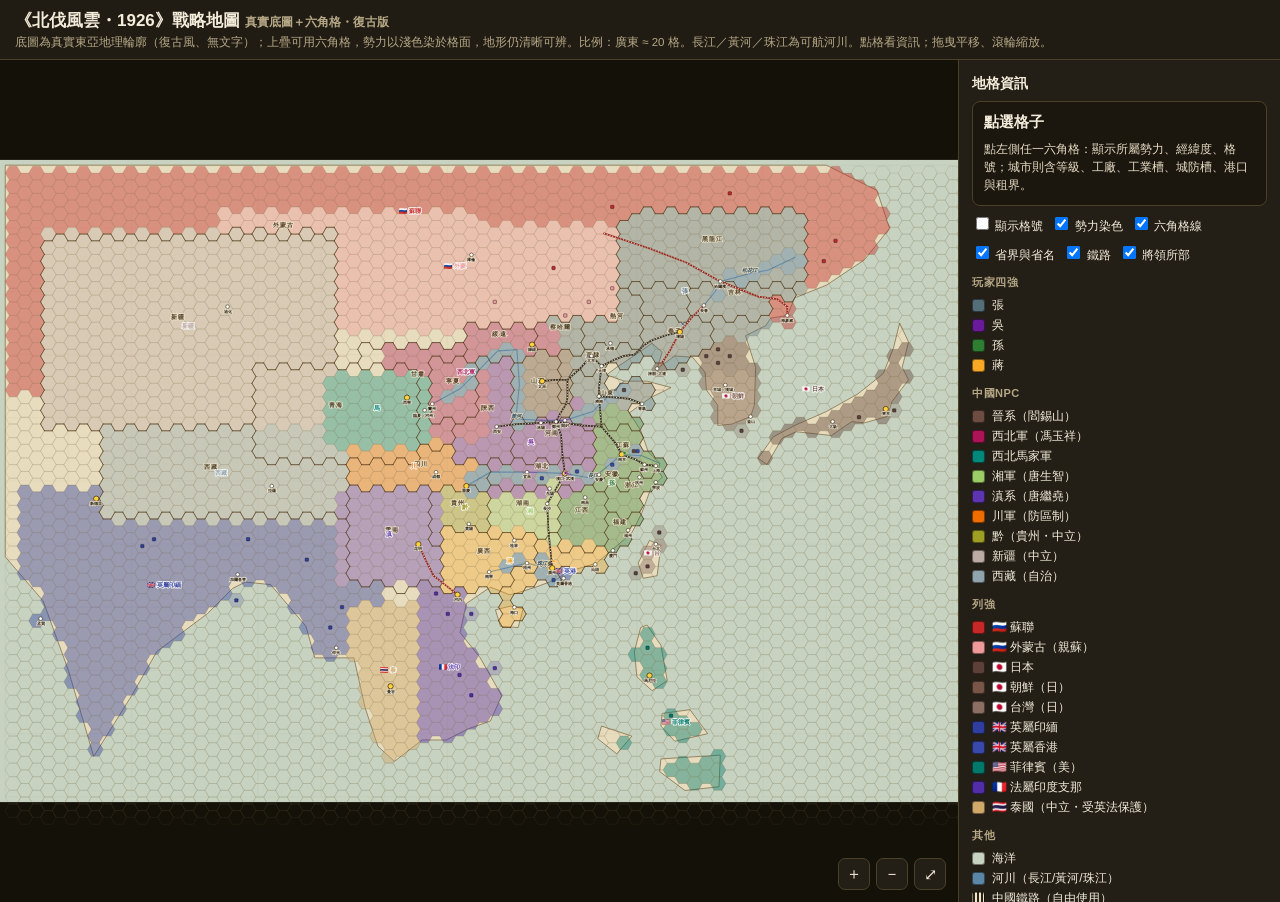
<file: frontend/old map/map_data.html>
<!DOCTYPE html>
<html lang="zh-Hant">
<head>
<meta charset="UTF-8">
<meta name="viewport" content="width=device-width, initial-scale=1.0">
<title>《北伐風雲・1926》戰略地圖（真實底圖＋六角格）</title>
<style>
  :root{--bg:#1c1a12;--panel:#241f16;--ink:#f3ecdb;--muted:#b6a887;--line:#3a3320;}
  *{box-sizing:border-box;}
  body{margin:0;font-family:"Noto Sans TC","PingFang TC","Microsoft JhengHei",sans-serif;background:var(--bg);color:var(--ink);}
  header{padding:9px 15px;border-bottom:1px solid #4a4128;background:#211c13;}
  header h1{margin:0;font-size:17px;}
  header p{margin:3px 0 0;font-size:11.5px;color:var(--muted);}
  #wrap{display:flex;height:calc(100vh - 58px);}
  #mapzone{flex:1;position:relative;overflow:hidden;background:#141109;cursor:grab;}
  #mapzone.grabbing{cursor:grabbing;}
  svg{width:100%;height:100%;display:block;}
  .sea{fill:#c7d2c0;}
  .land{fill:#e7dcbe;stroke:#7c6a44;stroke-width:1.4;stroke-linejoin:round;}
  .grat{stroke:#9a875c;stroke-width:.4;opacity:.35;fill:none;}
  .river{fill:none;stroke:#5b86a6;stroke-width:2.1;stroke-linecap:round;opacity:.85;}
  .railbase{fill:none;stroke:#2b2113;stroke-width:3.2;stroke-linecap:round;opacity:.9;}
  .railtie{fill:none;stroke:#f0e6ce;stroke-width:1.9;stroke-dasharray:2 3.4;stroke-linecap:butt;opacity:.95;}
  .railname{font-size:9.5px;font-weight:700;fill:#2b2113;paint-order:stroke;stroke:#f0e6ce;stroke-width:2.6px;
            pointer-events:none;text-anchor:middle;letter-spacing:1px;}
  .railbase.fo{stroke:#8c1c13;}
  .railtie.foT{stroke:#ffd9d2;}
  .railname.foN{fill:#8c1c13;}
  .hex{stroke:#6b5c38;stroke-width:.5;stroke-opacity:.5;}
  .hex:hover{stroke:#000;stroke-width:1.8;stroke-opacity:1;}
  .rlabel{font-size:12px;font-weight:800;paint-order:stroke;stroke:#fff;stroke-width:3px;pointer-events:none;text-anchor:middle;opacity:.9;}
  .rivname{font-size:10px;font-weight:700;fill:#2b4a63;paint-order:stroke;stroke:#e7dcbe;stroke-width:2.5px;pointer-events:none;text-anchor:middle;font-style:italic;}
  .hnum{font-size:3px;fill:#00000055;pointer-events:none;text-anchor:middle;}
  .pbord{stroke:#4a2f10;stroke-width:1.5;opacity:.8;stroke-linecap:round;pointer-events:none;}
  .pname{font-size:11px;font-weight:800;fill:#3a2a10;paint-order:stroke;stroke:#f0e6ce;stroke-width:3px;
         pointer-events:none;text-anchor:middle;letter-spacing:2px;opacity:.85;}
  .city{fill:#fff;stroke:#3a2c12;stroke-width:1.1;}
  .capital{fill:#ffd23e;stroke:#3a2c12;stroke-width:1.4;}
  .cityname{font-size:8.5px;fill:#241a08;paint-order:stroke;stroke:#f3ecdb;stroke-width:2.2px;pointer-events:none;text-anchor:middle;font-weight:700;}
  #side{width:322px;background:var(--panel);border-left:1px solid #4a4128;overflow-y:auto;padding:13px;}
  #side h2{font-size:14px;margin:2px 0 8px;}
  #info{background:#1b160e;border:1px solid #4a4128;border-radius:8px;padding:11px;min-height:88px;font-size:13px;}
  #info .big{font-size:15px;font-weight:800;}
  #info .tag{display:inline-block;padding:1px 8px;border-radius:10px;font-size:11px;margin:5px 5px 0 0;color:#111;font-weight:700;}
  #info table{width:100%;border-collapse:collapse;margin-top:8px;font-size:12px;}
  #info td{padding:2px 4px;border-bottom:1px solid #342c18;}
  #info td.k{color:#b6a887;width:40%;}
  #info .gar{margin-top:8px;font-size:12px;color:#e7dcc4;line-height:1.5;white-space:pre-line;}
  .row{display:flex;align-items:center;gap:8px;margin:8px 0;font-size:12px;flex-wrap:wrap;}
  .legend h3{font-size:11px;color:var(--muted);margin:11px 0 5px;text-transform:uppercase;letter-spacing:.5px;}
  .lg{display:flex;align-items:center;gap:7px;font-size:12px;padding:1.5px 0;}
  .sw{width:13px;height:13px;border-radius:3px;border:1px solid #0007;flex:none;}
  .hint{font-size:11px;color:var(--muted);margin-top:10px;line-height:1.5;}
  .controls{position:absolute;right:12px;bottom:12px;display:flex;gap:6px;}
  .controls button{width:32px;height:32px;border-radius:7px;border:1px solid #4a4128;background:#241f16;color:#f3ecdb;font-size:16px;cursor:pointer;}
  .controls button:hover{background:#3a3320;}
  label.ck{font-size:12px;color:var(--ink);cursor:pointer;}
</style>
</head>
<body>
<header>
  <h1>《北伐風雲・1926》戰略地圖 <span style="font-size:12px;color:#b6a887">真實底圖＋六角格・復古版</span></h1>
  <p>底圖為真實東亞地理輪廓（復古風、無文字）；上疊可用六角格，勢力以淺色染於格面，地形仍清晰可辨。比例：廣東 ≈ 20 格。長江／黃河／珠江為可航河川。點格看資訊；拖曳平移、滾輪縮放。</p>
</header>
<div id="wrap">
  <div id="mapzone">
    <svg id="map"><g id="vp"></g></svg>
    <div class="controls"><button id="zin">＋</button><button id="zout">－</button><button id="zreset">⤢</button></div>
  </div>
  <div id="side">
    <h2>地格資訊</h2>
    <div id="info"><span class="big">點選格子</span><div class="gar">點左側任一六角格：顯示所屬勢力、經緯度、格號；城市則含等級、工廠、工業槽、城防槽、港口與租界。</div></div>
    <div class="row">
      <label class="ck"><input type="checkbox" id="tgnum"> 顯示格號</label>
      <label class="ck"><input type="checkbox" id="tgtint" checked> 勢力染色</label>
      <label class="ck"><input type="checkbox" id="tghex" checked> 六角格線</label>
      <label class="ck"><input type="checkbox" id="tgprov" checked> 省界與省名</label>
      <label class="ck"><input type="checkbox" id="tgrail" checked> 鐵路</label>
      <label class="ck"><input type="checkbox" id="tggen" checked> 將領所部</label>
    </div>
    <div class="legend" id="legend"></div>
    <div class="hint">城市資訊：等級(Lv1-5)、工廠數與各廠等級(Lv1-3)、剩餘工業槽、城防槽(港口可建砲台)、港口(海港可建海軍／河港只可建砲艇)、租界。取消勢力染色即見純復古底圖。</div>
  </div>
</div>
<script>
// ===== 投影（等距圓柱）=====
const LON0=70,LAT0=55,K=24;
function px(lon,lat){return [(lon-LON0)*K,(LAT0-lat)*K];}
function unpx(x,y){return [LON0+x/K, LAT0-y/K];}
const MAPW=(145-LON0)*K, MAPH=(LAT0-5)*K;
// ===== 勢力 =====
const R={
 F:{n:'張',g:'玩家',c:'#546e7a'}, W:{n:'吳',g:'玩家',c:'#6a1b9a'},
 S:{n:'孫',g:'玩家',c:'#2e7d32'}, N:{n:'蔣',g:'玩家',c:'#f9a825'},
 Y:{n:'晉系（閻錫山）',g:'中國NPC',c:'#6d4c41'}, G:{n:'西北軍（馮玉祥）',g:'中國NPC',c:'#ad1457'},
 M:{n:'西北馬家軍',g:'中國NPC',c:'#00897b'}, H:{n:'湘軍（唐生智）',g:'中國NPC',c:'#9ccc65'},
 D:{n:'滇系（唐繼堯）',g:'中國NPC',c:'#5e35b1'}, C:{n:'川軍（防區制）',g:'中國NPC',c:'#ef6c00'},
 Q:{n:'黔（貴州・中立）',g:'中國NPC',c:'#9e9d24'}, x:{n:'新疆（中立）',g:'中國NPC',c:'#bcaaa4'},
 t:{n:'西藏（自治）',g:'中國NPC',c:'#90a4ae'},
 V:{n:'蘇聯',g:'列強',c:'#c62828',flag:'🇷🇺'}, O:{n:'外蒙古（親蘇）',g:'列強',c:'#ef9a9a',flag:'🇷🇺'},
 J:{n:'日本',g:'列強',c:'#5d4037',flag:'🇯🇵'}, K:{n:'朝鮮（日）',g:'列強',c:'#795548',flag:'🇯🇵'},
 T:{n:'台灣（日）',g:'列強',c:'#8d6e63',flag:'🇯🇵'}, B:{n:'英屬印緬',g:'列強',c:'#303f9f',flag:'🇬🇧'},
 b:{n:'英屬香港',g:'列強',c:'#3949ab',flag:'🇬🇧'}, P:{n:'菲律賓（美）',g:'列強',c:'#00796b',flag:'🇺🇸'},
 I:{n:'法屬印度支那',g:'列強',c:'#512da8',flag:'🇫🇷'}, TH:{n:'泰國（中立・受英法保護）',g:'列強',c:'#d0a86a',flag:'🇹🇭'},
};
const SHORT={F:'張',W:'吳',S:'孫',N:'蔣',Y:'晉',G:'西北軍',M:'馬',H:'湘',D:'滇',C:'川',Q:'黔',x:'新疆',t:'西藏',V:'蘇聯',O:'外蒙',J:'日本',K:'朝鮮',T:'台',B:'英屬印緬',b:'英港',P:'菲律賓',I:'法印',TH:'泰'};
// ===== 真實輪廓（lon,lat）=====
const MAINLAND=[[70,55],[135,55],[139,53],[140,50],[138,47.5],[135,45.5],[132.5,44.5],[131.9,43.1],[130.6,42.9],[130.2,42.3],[128.6,41.5],[129.4,39],[129.3,36],[129,35.1],[127.5,34.5],[126.4,34.4],[126.4,36],[125.5,37.2],[125.4,38.6],[124.4,39.8],[123,39.9],[121.6,38.9],[122,40.2],[121.2,40.9],[120.9,40.7],[119.9,40.0],[119.0,39.4],[118.4,39],[117.6,38.4],[119,37.9],[120.8,37.9],[122.7,37.4],[121.1,36.6],[119.4,35.4],[120.3,34],[120.9,32.3],[121.8,31.4],[121.7,30.8],[122,30.3],[121.1,29.4],[120.4,27.5],[119.6,25.9],[118.1,24.6],[116.8,23.5],[114.5,22.8],[113.6,22.2],[112,21.6],[110.4,21.1],[109.9,21],[108.4,21.6],[106.5,20.3],[106,18],[107.6,16],[109.3,13],[108.4,11],[106.7,10.4],[104.9,9.5],[103,9.5],[100.8,7.8],[99.5,9],[98.5,12],[97.6,16],[94.5,16],[93.8,18.5],[91,21.8],[89,22],[88,21.5],[86,19.5],[82,16.5],[80,13],[77,8.2],[75,15],[73,20.5],[70,24]];
const ISLANDS=[
 [[140.8,42.5],[141.5,41],[141,39],[141.5,38],[140.2,36.3],[139.8,35.1],[138,34.6],[137,34.7],[135.4,33.6],[132.6,33.9],[131.5,33.4],[130.3,31.3],[129.6,31.8],[130.8,33.5],[132.5,34.4],[135,35.5],[137.5,36.9],[139.5,38.5],[140.3,40.5]], // 日本
 [[121,25.3],[121.9,24.9],[121.6,22.5],[120.5,22.3],[120.1,23.5],[120.7,24.7]], // 台灣
 [[110,20.1],[111,19.9],[110.6,18.4],[109.2,18.5],[108.8,19.8]], // 海南
 [[120.8,18.6],[121.9,17],[122.4,14.2],[121.2,13.4],[120,14.5],[119.8,16.5],[120.3,18.4]], // 呂宋
 [[122,11.6],[124.2,11.9],[125.6,10],[123,9.4],[121.9,10.6]], // 維薩亞斯
 [[121.9,8],[126.6,8.3],[126.5,5.8],[123.8,5.5],[121.8,7]],   // 民答那峨
 [[117.2,10.6],[119.6,9.8],[118.4,8.4],[116.9,9.6]],           // 巴拉望
];
// ===== 勢力範圍（lon/lat 矩形 [W,E,S,N]，先到先得）=====
const PROV=[
 ['b',[113.8,114.4,22.05,22.6]],
 ['T',[119.5,122.5,21.8,25.5]],
 ['M',[95,103.4,32.5,38.5]],
 ['Y',[110.4,114.5,35,40.3]],
 ['G',[100,108,33,40.5]],['G',[106,114,40,42.5]],
 ['N',[110,117.4,20.2,25.2]],['N',[104.3,112.1,21.5,26]],['N',[108,111.5,17.5,20.6]],
 ['W',[105.5,111.5,31.5,39.5]],['W',[110.5,116.7,31.3,36.6]],['W',[108,116.7,28.8,33.4]],
 ['S',[116,122.5,30.3,35.6]],['S',[114,120,28.8,34.6]],['S',[118,123.5,26.6,31.6]],['S',[113.5,118.6,24.6,30.3]],['S',[117.4,120.6,23.6,28.9]],
 ['H',[108.5,114.5,25,30.6]],
 ['Q',[104.5,110,25.9,29.5]],
 ['D',[96.5,106.5,21.8,29.5]],
 ['C',[97,110.5,28,34]],
 ['F',[114.5,123.2,33.8,38.6]],['F',[113,120,37.4,42.6]],['F',[118.8,135,38.8,54]],
 ['x',[73,96,34,49.7]],['t',[78,100,26.8,36.6]],
 ['K',[124.5,131,33.8,43.5]],['J',[129.5,146,30,46.5]],['P',[118.5,127,4,19.6]],
 ['TH',[97.5,102.6,6,20.5]],['I',[102.6,110,8,23.8]],['B',[71,99.6,6,29.4]],
 ['O',[87,123,41.5,53]],
 ['V',[70,146,49,55]],['V',[70,89,37,53]],['V',[126.5,146,42,53]],
];
// ===== 省份（1926 行政區；lon/lat 矩形，先到先得）=====
const PROVINCE=[
 ['寧夏',[104,107.5,35,39.5]],['熱河',[115.5,120,40.5,45]],['察哈爾',[112,116,40,45]],['綏遠',[106,112,39.5,43]],
 ['山東',[114.8,122.8,34.3,38.5]],['直隸',[113.5,120,36.5,41]],
 ['河南',[110.3,116.7,31.3,35.0]],['山西',[110.2,114.6,34.6,40.3]],['陝西',[105.5,111.3,31.7,39.6]],
 ['青海',[89.5,103,31.5,39.2]],['甘肅',[98,108.8,32.5,40.5]],
 ['湖北',[108.3,116.2,29.6,33.3]],['湖南',[108.7,114.3,25.8,30.2]],
 ['江蘇',[116.3,122,30.7,35.2]],['安徽',[114.8,119.7,29.4,34.7]],['浙江',[118,123,27.1,31.2]],
 ['福建',[117.4,120.5,23.5,28.4]],['江西',[113.5,118.5,24.4,30.1]],
 ['廣西',[104.4,112.1,23.0,26.4]],['廣西',[104.4,110.0,21.3,23.0]],
 ['廣東',[108.5,117.6,17.8,25.5]],
 ['貴州',[103.5,109.6,24.6,29.3]],['雲南',[97.5,106.2,21.1,29.3]],['四川',[97.3,110.2,26,34]],
 ['奉天',[119,125.5,38.7,43]],['吉林',[124,132,43,45.5]],['黑龍江',[117,135,45.5,54]],
 ['新疆',[73,96.5,34,49.5]],['西藏',[78,99,27,36.5]],['外蒙古',[87,116.5,41.5,52.5]],
];
function provOf(lon,lat){for(const[n,b]of PROVINCE)if(lon>=b[0]&&lon<=b[1]&&lat>=b[2]&&lat<=b[3])return n;return null;}
// ===== 地區（省份的上位分組；供跨省事件觸發判定）=====
const REGIONS={'滿州':['黑龍江','吉林','奉天']};
function regionOf(prov){for(const r in REGIONS)if(REGIONS[r].includes(prov))return r;return null;}
// ===== 河川（lon/lat polyline）=====
const RIVERS=[
 {name:'黃河',pts:[[103.8,36.1],[106,37.3],[109,40.3],[110.5,40.4],[110.7,37.6],[110.4,34.9],[112.5,34.8],[114.3,34.8],[116.5,35.5],[118,37],[119,37.9]]},
 {name:'長江',pts:[[106.5,29.6],[108.4,30.7],[111.3,30.7],[114.3,30.6],[116.5,30.2],[118.8,32.1],[120.4,32],[121.8,31.4]]},
 {name:'珠江',pts:[[108.3,22.8],[111.3,23.5],[112.5,23.2],[113.3,23.1],[113.6,22.4]]},
 {name:'松花江',pts:[[125.3,43.9],[126.2,45.0],[126.6,45.8],[128.9,46.4],[130.4,46.7],[132.5,47.7]]},
];
// ===== 鐵路（事件卡「沿線」判定用）=====
const RAILS=[
 // 列強鐵路（紅色）——需與該列強關係 ≥5 方可使用
 {name:'南滿鐵路',fo:1,pts:[[121.95,39.3],[122.6,40.3],[123.4,41.8],[124.4,43.0],[125.3,43.9]]},
 {name:'中東鐵路',fo:1,pts:[[117.4,49.6],[121.0,48.4],[123.9,47.3],[126.6,45.8],[129.6,44.6],[131.1,44.4],[131.9,43.8],[131.9,43.1]],end:'海參崴'},
 {name:'滇越鐵路',fo:1,pts:[[102.7,25.0],[103.3,23.7],[103.9,22.5],[104.8,21.8],[105.8,21.0]]},
 // 中國境內鐵路（黑色）——所有玩家可自由使用
 {name:'京奉鐵路',pts:[[116.4,39.9],[117.2,39.1],[118.2,39.6],[119.0,39.9],[119.8,40.0],[120.5,40.7],[121.1,41.1],[122.2,41.5],[123.4,41.8]]},
 {name:'京漢鐵路',pts:[[116.4,39.9],[115.5,38.9],[114.5,38.0],[114.5,37.1],[114.5,36.6],[114.4,36.1],[113.9,35.3],[113.6,34.7],[114.0,33.6],[114.1,32.1],[114.3,30.6]]},
 {name:'津浦鐵路',pts:[[117.2,39.1],[117.0,37.4],[117.0,36.7],[117.2,34.3],[118.3,33.0],[118.8,32.1]]},
 {name:'隴海鐵路',pts:[[108.9,34.3],[110.5,34.5],[112.4,34.6],[113.6,34.7],[115.5,34.4],[117.2,34.3]]},
 {name:'滬寧鐵路',pts:[[118.8,32.1],[119.9,31.7],[120.6,31.3],[121.5,31.2]]},
 {name:'膠濟鐵路',pts:[[117.0,36.7],[118.5,36.6],[119.4,36.5],[120.32,36.15]]},
 {name:'正太鐵路',pts:[[114.5,38.0],[113.5,38.0],[112.5,37.9]]},
 {name:'粵漢鐵路',pts:[[114.3,30.6],[113.6,29.4],[112.9,28.2],[113.0,26.0],[113.3,23.1]]},
];
// ===== 城市（lo,la 經緯度 + 經濟）=====
const CITIES=[
 {lo:123.4,la:41.8,name:'瀋陽',k:'F',lvl:5,facs:[3,2,1],port:'內陸',cap:1,note:'奉系首府 ★張作霖（領袖）｜瀋陽兵工廠（工業最高）\n駐軍：步×3 騎×1 機×2 砲×2'},
 {lo:126.6,la:45.8,name:'哈爾濱',k:'F',lvl:3,facs:[1],port:'河港',note:'松花江河港・北滿樞紐\n步×1 騎×1'},
 {lo:125.3,la:43.9,name:'長春',k:'F',lvl:2,facs:[1],port:'內陸',note:'南滿鐵路沿線\n騎×1'},
 {lo:121.6,la:38.9,name:'旅順·大連',k:'J',lvl:4,facs:[2],port:'海港',note:'🇯🇵 旅順・大連（日本領地）｜關東州＋南滿鐵路\n關東軍・滿洲混成旅 ×2（每旅 步×2 砲×1 騎×2；合計 步×4 砲×2 騎×4）｜砲艇×2 中隊'},
 {lo:116.4,la:39.9,name:'北京',k:'F',lvl:4,facs:[1],port:'內陸',note:'名義中央政府所在\n京畿衛戍：步×2 騎×1 機×1'},
 {lo:117.2,la:39.1,name:'天津',k:'F',lvl:4,facs:[2],port:'海港',conc:['🇬🇧','🇯🇵','🇫🇷'],note:'港口・租界城市\n步×1 機×1 砲×1｜渤海艦隊 驅逐艦×1 砲艇×1\n租界駐軍：英/日/法 各1營'},
 {lo:117,la:36.7,name:'濟南',k:'F',lvl:3,facs:[1],port:'河港',note:'黃河河港・山東（張宗昌轄）\n步×2 騎×1 機×1 砲×1｜白俄步兵營×1（§12.3）'},
 {lo:120.4,la:36.1,name:'青島',k:'F',lvl:3,facs:[1],port:'海港',note:'山東半島海港\n步×1 砲×1｜砲艇×1'},
 {lo:117.9,la:40.9,name:'承德',k:'F',lvl:2,facs:[],port:'內陸',note:'熱河\n步×1'},
 {lo:114.3,la:30.6,name:'漢口·武漢',k:'W',lvl:5,facs:[2,1],port:'河港',conc:['🇬🇧','🇯🇵'],cap:1,note:'直系首府 ★吳佩孚（領袖）｜長江河港・漢陽兵工廠\n駐軍：步×4 騎×1 機×1 砲×2｜長江砲艇×1｜漢口租界(英/日各1營)'},
 {lo:113.6,la:34.7,name:'鄭州',k:'W',lvl:3,facs:[1],port:'河港',note:'中原鐵路樞紐・黃河河港（靳雲鶚）\n步×3 騎×1 機×1 砲×1'},
 {lo:112.4,la:34.6,name:'洛陽',k:'W',lvl:2,facs:[],port:'河港',note:'古都・黃河中游河港\n步×1 騎×1'},
 {lo:108.9,la:34.3,name:'西安',k:'W',lvl:3,facs:[1],port:'內陸',note:'陝西方面\n步×2 騎×1 機×1 砲×1'},
 {lo:114.3,la:34.8,name:'開封',k:'W',lvl:2,facs:[],port:'河港',note:'黃河河港・河南省會\n步×1 機×1'},
 {lo:111.3,la:30.7,name:'宜昌',k:'W',lvl:2,facs:[],port:'河港',note:'長江河港・入川門戶\n步×1'},
 {lo:121.5,la:31.2,name:'上海',k:'S',lvl:5,facs:[3,2],port:'海港',dual:1,conc:['🇬🇧','🇯🇵','🇫🇷'],note:'最大港口・長江口・租界（海港兼河港）\n步×2 機×1 砲×1｜砲艇×1\n租界駐軍：英/日/法 各1營（含長江砲艇）'},
 {lo:118.8,la:32.1,name:'南京',k:'S',lvl:4,facs:[1],port:'河港',cap:1,note:'五省聯軍首府 ★孫傳芳（領袖）｜長江河港\n駐軍：步×2 騎×1 機×1 砲×1'},
 {lo:120.6,la:31.3,name:'蘇州',k:'S',lvl:3,facs:[1],port:'河港',note:'運河城市\n步×1 機×1'},
 {lo:120.2,la:30.3,name:'杭州',k:'S',lvl:3,facs:[1],port:'內陸',note:'浙江省會（錢塘江，內陸）\n步×1 騎×1'},
 {lo:121.5,la:29.9,name:'寧波',k:'S',lvl:3,facs:[1],port:'海港',note:'浙東海港\n步×1'},
 {lo:115.9,la:28.7,name:'南昌',k:'S',lvl:3,facs:[1],port:'河港',note:'江西省會・贛江\n步×1 騎×1 機×1'},
 {lo:119.3,la:26.1,name:'福州',k:'S',lvl:3,facs:[1],port:'海港',note:'福建省會・海港\n步×1 騎×1'},
 {lo:118.1,la:24.5,name:'廈門',k:'S',lvl:2,facs:[],port:'海港',conc:['🇬🇧'],note:'閩南海港・租界\n步×1 砲×1'},
 {lo:117,la:30.5,name:'安慶',k:'S',lvl:2,facs:[],port:'河港',note:'長江河港・安徽\n砲艇×1（無常駐陸軍）'},
 {lo:113.3,la:23.1,name:'廣州',k:'N',lvl:5,facs:[2,1],port:'河港',conc:['🇬🇧','🇫🇷'],cap:1,note:'國民革命軍首府 ★蔣介石＋汪精衛（雙首長）｜珠江河港\n駐軍：步×5 機×1 砲×1｜砲艇×1｜沙面租界(英/法各1營)'},
 {lo:111.3,la:23.5,name:'梧州',k:'N',lvl:2,facs:[],port:'河港',note:'西江河港（李宗仁）\n步×1 騎×1'},
 {lo:108.3,la:22.8,name:'南寧',k:'N',lvl:3,facs:[1],port:'河港',note:'廣西省會・邕江\n步×1 騎×1 機×1'},
 {lo:116.7,la:23.4,name:'汕頭',k:'N',lvl:3,facs:[1],port:'海港',conc:['🇬🇧'],note:'粵東海港・租界\n步×1 砲×1'},
 {lo:110.3,la:20,name:'海口',k:'N',lvl:2,facs:[],port:'海港',note:'海南島海港\n步×1'},
 {lo:110.3,la:25.3,name:'桂林',k:'N',lvl:2,facs:[],port:'內陸',note:'桂北\n步×1'},
 {lo:112.5,la:37.9,name:'太原',k:'Y',lvl:3,facs:[2],port:'內陸',cap:1,note:'晉系首府 ★閻錫山｜太原兵工廠（自給）\n全軍：步×5 騎×1 機×1 砲×1（共 8 營）'},
 {lo:111.7,la:40.8,name:'歸綏',k:'G',lvl:2,facs:[1],port:'內陸',cap:1,note:'西北軍首府 ★馮玉祥（正訪蘇，待五原誓師）\n駐軍：步×4 騎×2 機×1 砲×1｜大刀近戰隊'},
 {lo:103.8,la:36.1,name:'蘭州',k:'G',lvl:2,facs:[],port:'河港',note:'黃河河港・甘肅（西北軍）\n步×2'},
 {lo:101.8,la:36.6,name:'西寧',k:'M',lvl:2,facs:[],port:'內陸',cap:1,note:'馬家軍首府 ★馬麒\n回族騎兵×2 步×2（騎兵加成僅在馬家將領麾下）'},
 {lo:103.2,la:35.6,name:'臨夏（河州）',k:'M',lvl:2,facs:[],port:'內陸',note:'馬家軍回族核心地\n回族騎兵×1'},
 {lo:112.9,la:28.2,name:'長沙',k:'H',lvl:3,facs:[1],port:'內陸',note:'湘軍主城｜唐生智（將領，忠誠 7，可直接策反）｜北伐導火線\n步×3 機×1'},
 {lo:113.1,la:29.4,name:'岳陽',k:'H',lvl:1,facs:[],port:'河港',note:'長江/洞庭湖口\n步×2'},
 {lo:104.1,la:30.7,name:'成都',k:'C',lvl:4,facs:[1],port:'內陸',note:'川西 劉文輝\n步×3 機×1（防區制）'},
 {lo:106.5,la:29.6,name:'重慶',k:'C',lvl:4,facs:[2],port:'河港',cap:1,note:'川軍 劉湘（最大實力，將領級・可直接策反）｜長江河港\n步×4 騎×1 砲×1｜防區稅收豐'},
 {lo:102.7,la:25,name:'昆明',k:'D',lvl:3,facs:[1],port:'內陸',cap:1,note:'滇系首府 ★唐繼堯（末期・內部動盪）\n步×3（山地）｜滇越鐵路通法屬印支'},
 {lo:106.7,la:26.6,name:'貴陽',k:'Q',lvl:2,facs:[],port:'內陸',note:'貴州（中立地方部隊）\n步×2'},
 {lo:87.6,la:43.8,name:'迪化',k:'x',lvl:2,facs:[],port:'內陸',note:'新疆 楊增新（中立、遙遠）\n步×1'},
 {lo:91.1,la:29.6,name:'拉薩',k:'t',lvl:1,facs:[],port:'內陸',note:'西藏（自治，受英國影響）'},
 {lo:131.9,la:43.1,name:'海參崴',k:'V',lvl:3,facs:[1],port:'海港',note:'🇷🇺 蘇聯遠東\n駐軍：裝甲混成旅（坦2 步2 機1）｜太平洋艦隊分遣大隊（驅3 巡2）×2'},
 {lo:106.9,la:47.9,name:'庫倫',k:'O',garrK:'V',lvl:2,facs:[],port:'內陸',note:'🇷🇺 外蒙古（實質獨立・親蘇）｜地格屬外蒙、守軍為蘇聯直屬\n駐軍：步砲混成旅（砲2 步2 機1）'},
 {lo:127,la:37.6,name:'京城（漢城）',k:'K',lvl:3,facs:[1],port:'內陸',note:'🇯🇵 朝鮮軍司令部（森岡守成）\n步×2 機槍營×1'},
 {lo:129,la:35.1,name:'釜山',k:'K',lvl:3,facs:[1],port:'海港',note:'🇯🇵 朝鮮南端海港\n朝鮮軍・步砲混成旅（砲1 步2 機2）'},
 {lo:139.7,la:35.7,name:'東京',k:'J',lvl:5,facs:[3,2],port:'海港',cap:1,note:'🇯🇵 日本本土\n帝國海軍（全場最強）＋海軍航空隊｜駐華艦艇母港\n守軍：步兵營×1 機槍營×1'},
 {lo:135.5,la:34.7,name:'大阪',k:'J',lvl:4,facs:[2],port:'海港',note:'🇯🇵 工業重鎮\n海軍後勤｜守軍：步兵營×1 機槍營×1'},
 {lo:121.5,la:25,name:'台北',k:'T',lvl:3,facs:[1],port:'海港',note:'🇯🇵 台灣總督府\n台灣軍・步兵營×1'},
 {lo:96.2,la:16.8,name:'仰光',k:'B',lvl:3,facs:[1],port:'海港',note:'🇬🇧 英屬緬甸\n步×2 坦克×1 機槍營×1'},
 {lo:88.4,la:22.6,name:'加爾各答',k:'B',lvl:3,facs:[1],port:'海港',note:'🇬🇧 英屬印度\n守備：步砲混成旅（砲2 步2 機1）｜海軍'},
 {lo:121,la:14.6,name:'馬尼拉',k:'P',lvl:4,facs:[1],port:'海港',cap:1,note:'🇺🇸 美屬菲律賓（總督 倫納德·伍德）\n駐菲陸軍：步砲混成旅（砲1 步2 機2）＋霰彈槍營×3｜菲律賓艦隊（驅2 巡1 運1）'},
 {lo:105.8,la:21,name:'河內',k:'I',lvl:3,facs:[1],port:'海港',cap:1,note:'🇫🇷 法屬印度支那\n駐軍：步砲混成旅 ×2（每旅 砲2 步2 機1；合計 砲4 步4 機2）｜滇越鐵路（影響滇系）'},
 {lo:114.2,la:22.3,name:'英屬香港',k:'b',lvl:3,facs:[1],port:'海港',note:'🇬🇧 英屬香港\n守備：步砲混成旅（砲1 步2 機2）｜遠東艦隊（驅3 巡1）＋運兵船大隊'},
 {lo:72.8,la:19.1,name:'孟買',k:'B',lvl:4,facs:[2],port:'海港',note:'🇬🇧 英屬印度・孟買\n海港・棉紡工業重鎮｜守軍：步兵營×1 機槍營×1'},
 {lo:77.2,la:28.6,name:'新德里',k:'B',lvl:4,facs:[1],port:'內陸',cap:1,note:'🇬🇧 英屬印度・德里\n英印政治中樞｜守軍：步兵營×1 機槍營×1'},
 {lo:100.5,la:13.75,name:'曼谷',k:'TH',lvl:3,facs:[1],port:'海港',cap:1,note:'🇹🇭 泰國（暹羅）首都\n中立國・受英法保護（英法之間的緩衝國）'},
];
// ===== 駐軍（依格號 id；同格可多筆＝多國砲艇共停）=====
const GARR=[
 // 日本 🇯🇵
 {id:2751,o:'J',t:'驅逐艦×1 中隊'},
 
 {id:2894,o:'J',t:'朝鮮軍・步兵旅'},{id:2895,o:'J',t:'朝鮮軍・騎兵旅'},
 {id:2622,o:'J',t:'台灣軍・步砲混成旅（砲1 步2 機2）'},
 {id:2996,o:'J',t:'艦隊（驅2 巡2）＋運兵船大隊×1'},{id:3618,o:'J',t:'艦隊（驅3 巡1）＋運兵船大隊'},
 {id:2667,o:'J',t:'運兵船×1 中隊＋驅逐艦×2 中隊'},{id:2574,o:'J',t:'運兵船×1 中隊＋驅逐艦×2 中隊'},
 {id:2565,o:'J',t:'砲艇×1 中隊'},{id:2513,o:'J',t:'砲艇×1 中隊'},
 {id:2846,o:'J',t:'關東軍・步砲混成旅（砲2 步2 機1）'},{id:2942,o:'J',t:'朝鮮軍・步砲混成旅（砲2 步2 機1）'},{id:3475,o:'J',t:'第三師團（砲2 步1 騎1）'},








 // 英國 🇬🇧（在華砲艇與遠東艦隊歸英屬香港 b；印緬陸軍與印度洋艦隊歸 B）
 {id:2565,o:'b',t:'砲艇×1 中隊（與他國共停）'},{id:2327,o:'b',t:'砲艇×1 中隊'},{id:2470,o:'b',t:'砲艇×1 中隊'},
 {id:2183,o:'b',t:'砲艇×1 中隊'},{id:2239,o:'b',t:'砲艇×1 中隊'},
 {id:944,o:'B',t:'驅逐艦大隊×2＋巡洋艦大隊×1＋運兵船×2 中隊'},
 {id:1377,o:'B',t:'坦克營'},{id:1330,o:'B',t:'砲兵營＋步兵營'},
 {id:604,o:'B',t:'步砲混成旅（砲1 步2 機2）'},
 {id:556,o:'B',t:'裝甲混成旅×2（各 坦2 步2 機1）'},{id:1229,o:'B',t:'步砲混成旅（砲1 步2 機2）'},
 {id:988,o:'B',t:'裝甲混成旅（坦2 步2 機1）'},
 // 蘇聯 🇷🇺
 {id:1978,o:'O',t:'蒙古騎兵×2 營'},{id:2362,o:'O',t:'蒙古騎兵×2 營'},{id:2267,o:'O',t:'蒙古騎兵×2 營'},{id:2457,o:'O',t:'蒙古騎兵×2 營'},
 {id:2216,o:'V',t:'蘇蒙師團（坦2 步1 砲1）'},{id:3366,o:'V',t:'裝甲混成旅（坦2 步1 砲1 機1）'},
 {id:3319,o:'V',t:'蒙古騎兵旅'},
 {id:2451,o:'V',t:'北方混成旅（蒙古騎兵2 步2 機1）'},
 {id:2930,o:'V',t:'裝甲混成旅 ×2（每旅 坦2 步2 砲1；合計 坦4 步4 砲2）'},
 // 美國 🇺🇸
 {id:2628,o:'P',t:'步砲混成旅（砲2 步2 機1）'},{id:2729,o:'P',t:'步砲混成旅（砲2 步2 機1）'},
 // 法國 🇫🇷
 {id:1905,o:'I',t:'運兵船大隊＋驅逐艦大隊'},{id:2005,o:'I',t:'驅逐艦大隊'},
 {id:1760,o:'I',t:'步砲混成旅（砲2 步2 機1）'},{id:1911,o:'I',t:'步砲混成旅（砲2 步2 機1）'},
 {id:1809,o:'I',t:'精銳步兵旅（外籍兵團3 機2）'},{id:1862,o:'I',t:'精銳步砲旅（外籍兵團2 機2 砲1）'},
];
// ===== 將領所部（與人物操作板同步的最新軍力快照）=====
// t：所屬部隊；rank：領袖/將領/駐軍；idle=true 者無部隊（掛領袖身邊，技能不生效）
const GEN=[
 // 依各地格所載駐軍部署：將領分守各城為該城中軍；未派將領之城市駐軍以「(無將領部隊)」呈現。
 // 奉系 F
 {n:'張作霖',f:'F',rank:'領袖',id:2748},{n:'張學良',f:'F',rank:'將領',id:2366},{n:'楊宇霆',f:'F',rank:'將領',id:2842},
 {n:'張宗昌',f:'F',rank:'將領',id:2417},{n:'李景林',f:'F',rank:'將領',id:2415},{n:'褚玉璞',f:'F',rank:'將領',id:2610},
 // 直系 W
 {n:'吳佩孚',f:'W',rank:'領袖',id:2279},{n:'靳雲鶚',f:'W',rank:'將領',id:2227},{n:'寇英傑',f:'W',rank:'將領',id:2179},
 {n:'陳嘉謨',f:'W',rank:'將領',id:2135},{n:'劉玉春',f:'W',rank:'將領',id:1987},
 // 五省聯軍 S
 {n:'孫傳芳',f:'S',rank:'領袖',id:2518},{n:'盧香亭',f:'S',rank:'將領',id:2662},{n:'周蔭人',f:'S',rank:'將領',id:2523},
 {n:'楊震東',f:'S',rank:'將領',id:2567},{n:'孟昭月',f:'S',rank:'將領',id:2376},
 // 國民革命軍 N
 {n:'蔣介石',f:'N',rank:'軍事領袖',id:2238},{n:'汪精衛',f:'N',rank:'政治領袖',id:2238},{n:'李宗仁',f:'N',rank:'將領',id:2142},
 {n:'白崇禧',f:'N',rank:'將領',id:1998},{n:'何應欽',f:'N',rank:'將領',id:2430},{n:'薛岳',f:'N',rank:'將領',id:2092},{n:'陳濟棠',f:'N',rank:'將領',id:2097},
 // 晉系 Y（僅太原一城）
 {n:'閻錫山',f:'Y',rank:'領袖',id:2176},{n:'傅作義',f:'Y',rank:'將領',id:2176},{n:'商震',f:'Y',rank:'將領',id:2176},{n:'徐永昌',f:'Y',rank:'將領',id:2176},
 // 西北軍 G
 {n:'馮玉祥',f:'G',rank:'領袖',id:2126},{n:'鹿鍾麟',f:'G',rank:'將領',id:1746},{n:'宋哲元',f:'G',rank:'將領',id:2126},
 {n:'韓復榘',f:'G',rank:'將領',id:2126},{n:'吉鴻昌',f:'G',rank:'將領',id:2126},{n:'張之江',f:'G',rank:'將領',id:2126},
 // 馬家軍 M
 {n:'馬麒',f:'M',rank:'領袖',id:1601},{n:'馬福祥',f:'M',rank:'將領',id:1698},{n:'馬鴻逵',f:'M',rank:'將領',id:1698},{n:'馬麟',f:'M',rank:'將領',id:1601,idle:true},
 // 湘軍 H
 {n:'唐生智',f:'H',rank:'將領',id:2185},{n:'趙恒惕',f:'H',rank:'將領',id:2232},{n:'葉開鑫',f:'H',rank:'將領',id:2232},{n:'何鍵',f:'H',rank:'將領',id:2185},
 // 川軍 C
 {n:'劉湘',f:'C',rank:'將領',id:1848},{n:'劉文輝',f:'C',rank:'將領',id:1751},{n:'楊森',f:'C',rank:'將領',id:1848},{n:'鄧錫侯',f:'C',rank:'將領',id:1751},
 // 滇系 D
 {n:'唐繼堯',f:'D',rank:'領袖',id:1708},{n:'龍雲',f:'D',rank:'將領',id:1708},{n:'胡若愚',f:'D',rank:'將領',id:1708,idle:true},{n:'張汝驥',f:'D',rank:'將領',id:1708,idle:true},
 // 黔 Q
 {n:'黔軍地方部隊',f:'Q',rank:'駐軍',id:1898},
];
// ===== 幾何工具 =====
function pip(x,y,poly){let ins=false;for(let i=0,j=poly.length-1;i<poly.length;j=i++){const xi=poly[i][0],yi=poly[i][1],xj=poly[j][0],yj=poly[j][1];const hit=((yi>y)!==(yj>y))&&(x<(xj-xi)*(y-yi)/(yj-yi)+xi);if(hit)ins=!ins;}return ins;}
function isLand(lon,lat){if(pip(lon,lat,MAINLAND))return true;for(const is of ISLANDS)if(pip(lon,lat,is))return true;return false;}
function inBox(lon,lat,b){return lon>=b[0]&&lon<=b[1]&&lat>=b[2]&&lat<=b[3];}
function facOf(lon,lat){for(const[code,b]of PROV)if(inBox(lon,lat,b))return code;return null;}
// ===== 六角格（廣東≈20；以度定尺寸）=====
const sDeg=0.62, s=sDeg*K;                 // 六角半徑(px)：廣東≈20格
const HW=1.5*s, HH=Math.sqrt(3)*s;
const COLS=Math.ceil(MAPW/HW)+1, ROWS=Math.ceil(MAPH/HH)+1;
function hcx(c){return HW*c+s;}
function hcy(c,r){return HH*(r+((c&1)?0.5:0))+s;}
function hexPts(c,r){const X=hcx(c),Y=hcy(c,r);let p=[];for(let i=0;i<6;i++){const a=Math.PI/180*(60*i);p.push((X+s*Math.cos(a)).toFixed(1)+','+(Y+s*Math.sin(a)).toFixed(1));}return p.join(' ');}
function nbrs(c,r){const ev=(c%2===0);const dE=[[1,0],[1,-1],[0,-1],[-1,-1],[-1,0],[0,1]];const dO=[[1,1],[1,0],[0,-1],[-1,0],[-1,1],[0,1]];return (ev?dE:dO).map(d=>[c+d[0],r+d[1]]);}
// 佔領區覆寫（依格號 id = c*ROWS+r+1；沿用當前編號）
function override(c,r,f,lon,lat,land){
 const id=c*ROWS+r+1;
 if(id===2048) return 'N';                                           // 改國軍
 if(id===2286) return 'b';                                           // 香港歸英
 if(id===3039) return 'J';                                           // 日占
 if(id===2654||id===2703||id===2798||id===2845) return 'F';          // 奉系領土(遼東/鴨綠江)
 if(!land) return f;                                                 // 移除默認佔領海域：海上僅由實際海軍單位標示
 if(lon>=131.0&&lat>=42.5&&lat<=44.25) return 'V';                    // 濱海邊疆區（雙城子—海參崴，中東鐵路東端出海口）
 if(lon>=124.5&&lon<=128.5&&lat>=38.5&&lat<=41) return 'J';          // 鄰朝鮮之日占區
 if(f!=='J'&&c>=68&&r<=9) return 'V';                                // 東北蘇占(陸)
 if(f!=='J'){ if(r<=2&&c<=70) return 'V';                            // 以北蘇占(陸)
   const lr=3-(c-52)/17; if(c>=40&&c<=70&&r<=lr) return 'V'; }
 return f;
}
// 建格資料
const cells={}; // key->{c,r,lon,lat,land,fac}
for(let c=0;c<COLS;c++)for(let r=0;r<ROWS;r++){const X=hcx(c),Y=hcy(c,r);const[lon,lat]=unpx(X,Y);const land=isLand(lon,lat);let f=land?facOf(lon,lat):null;const ov=override(c,r,f,lon,lat,land);cells[c+','+r]={c,r,lon,lat,land,fac:ov,river:null,prov:land?provOf(lon,lat):null};}
// 駐軍索引（id→格；同格可多國）
const garrByKey={};
GARR.forEach(g=>{const c=Math.floor((g.id-1)/ROWS),r=(g.id-1)%ROWS;const key=c+','+r;g._c=c;g._r=r;(garrByKey[key]=garrByKey[key]||[]).push(g);});
// item4：2654、2703 強制為陸地
[2654,2703].forEach(id=>{const k=Math.floor((id-1)/ROWS)+','+((id-1)%ROWS);if(cells[k])cells[k].land=true;});
// item5：有砲艇駐紮、且目前顯示為陸地的河域格 → 改為水域（河川）
Object.keys(garrByKey).forEach(key=>{if(garrByKey[key].some(g=>g.t.indexOf('砲艇')>=0)){const cc=cells[key];if(cc.land){cc.land=false;cc.fac=null;cc.river='河川';}}});
// 城市→格
function cellAt(lon,lat){let best=null,bd=1e9;for(const key in cells){const cc=cells[key];const d=(cc.lon-lon)**2+(cc.lat-lat)**2;if(d<bd){bd=d;best=cc;}}return best;}
const cityCell={};
CITIES.forEach(ct=>{const cc=cellAt(ct.lo,ct.la);ct._key=cc.c+','+cc.r;cityCell[ct._key]=ct;if(!cc.land)cc.land=true;cc.fac=ct.k;cc.wfac=ct.k;});
// 河川→格（略過城市格）
const riverName={};
RIVERS.forEach(rv=>{for(let i=0;i<rv.pts.length-1;i++){const a=rv.pts[i],b=rv.pts[i+1];const steps=20;for(let s2=0;s2<=steps;s2++){const t=s2/steps;const lon=a[0]+(b[0]-a[0])*t,lat=a[1]+(b[1]-a[1])*t;const cc=cellAt(lon,lat);const key=cc.c+','+cc.r;if(cityCell[key])continue;cc.river=rv.name;riverName[key]=rv.name;}}});
// 鐵路→格（須排在城市與河川之後，方能判斷該格既有性質）
// 規則：① 城市格──完全不動，港口之水陸雙棲性質優先於路基
//       ② 河川格──保留水域性質，另記為「鐵路橋」（陸軍過橋不需架浮橋；橋可被砲擊摧毀）
//       ③ 純水格──強制為陸地（六角格 0.62° 遠粗於海岸線，沿海路段如京奉遼西走廊會誤判為海）
const railKeys={},bridgeKeys={};
RAILS.forEach(rl=>{for(let i=0;i<rl.pts.length-1;i++){const a=rl.pts[i],b=rl.pts[i+1];
 for(let s2=0;s2<=40;s2++){const t=s2/40;const lon=a[0]+(b[0]-a[0])*t,lat=a[1]+(b[1]-a[1])*t;
  const cc=cellAt(lon,lat);const key=cc.c+','+cc.r;
  const lst=railKeys[key]=railKeys[key]||[];if(!lst.includes(rl.name))lst.push(rl.name);
  if(cityCell[key])continue;                                    // ① 港口城市：維持原本水陸雙棲
  if(cc.river){bridgeKeys[key]=true;continue;}                  // ② 可航河川：保留水域，記為鐵路橋
  if(!cc.land){cc.land=true;cc.prov=cc.prov||provOf(cc.lon,cc.lat);   // ③ 純水域：補為陸地路基
   cc.fac=override(cc.c,cc.r,facOf(cc.lon,cc.lat),cc.lon,cc.lat,true);}}}});
// 省份正規化（須在所有「強制為陸地」的處理之後）
// (a) 城市／鐵路／手動補地的格子建表時尚為海，未取得省份 → 於此補算
// (b) 列強領土（香港、台灣、朝鮮、關東州、印緬、法印、菲、蘇、外蒙）不隸屬任何中國省份
Object.keys(cells).forEach(k=>{const cc=cells[k];
 if(cc.land&&!cc.prov)cc.prov=provOf(cc.lon,cc.lat);
 if(cc.fac&&R[cc.fac]&&R[cc.fac].g==='列強')cc.prov=null;});
// 手動指定為水域（渤海灣內側等海岸線粗糙處）
[2463,2464,2512].forEach(id=>{const k=Math.floor((id-1)/ROWS)+','+((id-1)%ROWS);const cc=cells[k];
 if(cc){cc.land=false;cc.fac=null;cc.river=null;cc.prov=null;}});
// ===== 繪製 =====
const NS='http://www.w3.org/2000/svg',vp=document.getElementById('vp');
document.getElementById('map').setAttribute('viewBox',`-10 -10 ${MAPW+20} ${MAPH+20}`);
// 海背景
const seaR=document.createElementNS(NS,'rect');seaR.setAttribute('x',-10);seaR.setAttribute('y',-10);seaR.setAttribute('width',MAPW+20);seaR.setAttribute('height',MAPH+20);seaR.setAttribute('class','sea');vp.appendChild(seaR);
// 陸地（真實輪廓）
function polyPath(pts){return 'M'+pts.map(p=>{const q=px(p[0],p[1]);return q[0].toFixed(1)+','+q[1].toFixed(1);}).join(' L')+' Z';}
const gLand=document.createElementNS(NS,'path');gLand.setAttribute('d',polyPath(MAINLAND));gLand.setAttribute('class','land');vp.appendChild(gLand);
ISLANDS.forEach(is=>{const p=document.createElementNS(NS,'path');p.setAttribute('d',polyPath(is));p.setAttribute('class','land');vp.appendChild(p);});
// 經緯格線
const gGrat=document.createElementNS(NS,'g');
for(let lon=70;lon<=145;lon+=5){const a=px(lon,55),b=px(lon,5);const l=document.createElementNS(NS,'line');l.setAttribute('x1',a[0]);l.setAttribute('y1',a[1]);l.setAttribute('x2',b[0]);l.setAttribute('y2',b[1]);l.setAttribute('class','grat');gGrat.appendChild(l);}
for(let lat=5;lat<=55;lat+=5){const a=px(70,lat),b=px(145,lat);const l=document.createElementNS(NS,'line');l.setAttribute('x1',a[0]);l.setAttribute('y1',a[1]);l.setAttribute('x2',b[0]);l.setAttribute('y2',b[1]);l.setAttribute('class','grat');gGrat.appendChild(l);}
vp.appendChild(gGrat);
// 河川線
RIVERS.forEach(rv=>{const p=document.createElementNS(NS,'path');p.setAttribute('d','M'+rv.pts.map(q=>{const t=px(q[0],q[1]);return t[0].toFixed(1)+','+t[1].toFixed(1);}).join(' L'));p.setAttribute('class','river');vp.appendChild(p);});
// 六角格
const gHex=document.createElementNS(NS,'g'),gNum=document.createElementNS(NS,'g');gNum.style.display='none';
let idx=0;const idOf={};
for(let c=0;c<COLS;c++)for(let r=0;r<ROWS;r++){const key=c+','+r,cc=cells[key];
 const poly=document.createElementNS(NS,'polygon');poly.setAttribute('points',hexPts(c,r));poly.setAttribute('class','hex');
 if(cc.river){poly.setAttribute('fill','#5b86a6');poly.setAttribute('fill-opacity','.5');}
 else if(cc.fac){poly.setAttribute('fill',R[cc.fac].c);poly.setAttribute('fill-opacity',cc.land?(R[cc.fac].g==='列強'?'.42':'.35'):'.26');}
 else if(garrByKey[key]){poly.setAttribute('fill',R[garrByKey[key][0].o].c);poly.setAttribute('fill-opacity','.2');}
 else {poly.setAttribute('fill','#000');poly.setAttribute('fill-opacity','0');}
 poly.dataset.key=key;gHex.appendChild(poly);
 idOf[key]=++idx;
 const tn=document.createElementNS(NS,'text');tn.setAttribute('class','hnum');tn.setAttribute('x',hcx(c));tn.setAttribute('y',hcy(c,r)+1.5);tn.textContent=idx;gNum.appendChild(tn);
}
vp.appendChild(gHex);
// ===== 省界線 =====
const gProv=document.createElementNS(NS,'g'),gPName=document.createElementNS(NS,'g');
function hexVerts(c,r){const X=hcx(c),Y=hcy(c,r),v=[];for(let i=0;i<6;i++){const a=Math.PI/180*(60*i);v.push([X+s*Math.cos(a),Y+s*Math.sin(a)]);}return v;}
for(let c=0;c<COLS;c++)for(let r=0;r<ROWS;r++){const cc=cells[c+','+r];if(!cc.prov)continue;
 const V=hexVerts(c,r);
 for(const[nc,nr]of nbrs(c,r)){const nb=cells[nc+','+nr];const np=nb?nb.prov:null;
  if(np===cc.prov)continue;                 // 同省不畫
  if(np&&np<cc.prov)continue;               // 每對邊界只畫一次
  const NX=hcx(nc),NY=hcy(nc,nr);
  const e=V.map((p,i)=>[i,(p[0]-NX)**2+(p[1]-NY)**2]).sort((a,b)=>a[1]-b[1]).slice(0,2).map(x=>V[x[0]]);
  const ln=document.createElementNS(NS,'line');
  ln.setAttribute('x1',e[0][0].toFixed(1));ln.setAttribute('y1',e[0][1].toFixed(1));
  ln.setAttribute('x2',e[1][0].toFixed(1));ln.setAttribute('y2',e[1][1].toFixed(1));
  ln.setAttribute('class','pbord');gProv.appendChild(ln);}}
// 省名標籤
const pAcc={};
for(const k in cells){const cc=cells[k];if(!cc.prov)continue;(pAcc[cc.prov]=pAcc[cc.prov]||[]).push([hcx(cc.c),hcy(cc.c,cc.r)]);}
for(const pn in pAcc){const a=pAcc[pn];let sx=0,sy=0;a.forEach(p=>{sx+=p[0];sy+=p[1];});
 const t=document.createElementNS(NS,'text');t.setAttribute('class','pname');
 t.setAttribute('x',(sx/a.length).toFixed(0));t.setAttribute('y',(sy/a.length-13).toFixed(0));t.textContent=pn;gPName.appendChild(t);}
vp.appendChild(gProv);vp.appendChild(gPName);vp.appendChild(gNum);
gHex.addEventListener('click',e=>{if(e.target.dataset&&e.target.dataset.key)select(e.target.dataset.key);});
// 區域標籤（勢力）
const acc={};for(const key in cells){const cc=cells[key];if(!cc.land||!cc.fac)continue;(acc[cc.fac]=acc[cc.fac]||[]).push([hcx(cc.c),hcy(cc.c,cc.r)]);}
for(const k in acc){const pts=acc[k];let sx=0,sy=0;pts.forEach(p=>{sx+=p[0];sy+=p[1];});const t=document.createElementNS(NS,'text');t.setAttribute('class','rlabel');t.setAttribute('fill',R[k].c);t.setAttribute('x',(sx/pts.length).toFixed(0));t.setAttribute('y',(sy/pts.length).toFixed(0));t.textContent=(R[k].flag?R[k].flag+' ':'')+SHORT[k];vp.appendChild(t);}
// ===== 鐵路線（黑底＋白色枕木虛線）=====
const gRail=document.createElementNS(NS,'g');
RAILS.forEach(rl=>{const d='M'+rl.pts.map(q=>{const t=px(q[0],q[1]);return t[0].toFixed(1)+','+t[1].toFixed(1);}).join(' L');
 const base=document.createElementNS(NS,'path');base.setAttribute('d',d);base.setAttribute('class',rl.fo?'railbase fo':'railbase');gRail.appendChild(base);
 const ties=document.createElementNS(NS,'path');ties.setAttribute('d',d);ties.setAttribute('class',rl.fo?'railtie foT':'railtie');gRail.appendChild(ties);
 // 路名不上圖（避免壓字），改為滑鼠移上顯示
 const tip=document.createElementNS(NS,'title');tip.textContent=rl.name+(rl.fo?'（列強鐵路・需關係 ≥5）':'');base.appendChild(tip);
 const tip2=document.createElementNS(NS,'title');tip2.textContent=tip.textContent;ties.appendChild(tip2);});
vp.appendChild(gRail);
// 河名
RIVERS.forEach(rv=>{const m=rv.pts[Math.floor(rv.pts.length/2)];const q=px(m[0],m[1]);const t=document.createElementNS(NS,'text');t.setAttribute('class','rivname');t.setAttribute('x',q[0]);t.setAttribute('y',q[1]-3);t.textContent=rv.name;vp.appendChild(t);});
// ===== 兵力點模型：整合 GARR 與 GEN =====
function id2key(id){return Math.floor((id-1)/ROWS)+','+((id-1)%ROWS);}
function unitIsWater(t){return /砲艇|驅逐|巡洋|運兵|艦隊|艦砲/.test(t)&&!/[步騎坦]/.test(t);}
let genByKey={};
function rebuildGenIndex(){genByKey={};GEN.forEach(g=>{if(g.hidden||g.dead)return;const c=Math.floor((g.id-1)/ROWS),r=(g.id-1)%ROWS;const key=c+','+r;g._c=c;g._r=r;(genByKey[key]=genByKey[key]||[]).push(g);});}
// 由城市地格資訊(note)逐字解析駐軍（嚴禁發明；原文寫多少就是多少）
// 只認可實際的「單位詞組」，避免把地名（如「旅順」的旅）誤判為部隊
const _unitRe=/(步[×兵]|騎[×兵]|機[×槍]|砲[×兵艇]|坦克|混成旅|步兵旅|騎兵旅|裝甲|師團|艦隊|驅逐艦|巡洋艦|運兵|白俄|霰彈|大刀|回族騎兵|步砲)/;
function cityGarrison(ct){const land=[],water=[],foreign=[];
 (ct.note||'').split('\n').forEach(line=>{line.split('｜').forEach(seg=>{
   let t=seg.trim();
   if(/(租界|沙面)/.test(t)&&/營/.test(t)){foreign.push(t.trim());return;}
   t=t.replace(/^(駐軍|守軍|守備|全軍|京畿衛戍)[:：]?/,'').trim();
   if(!t||!_unitRe.test(t))return;
   const isW=/(艦隊|驅逐艦|巡洋艦|運兵|砲艇)/.test(t)&&!/(步兵營|步×|步 ×|騎×|坦克|機槍營|步砲|裝甲|回族|大刀)/.test(t);
   (isW?water:land).push(t);
 });});
 return {land,water,foreign};}
// ===== 列強指揮歸屬（各將領統領全國在華部隊；中軍在其首府，其餘為分部）=====
const POW_HQ={'金文泰':2286,'伯德伍德':361,'武藤信義':2655,'森岡守成':2944,'安滿欽一':3475,'布留赫爾（加倫）':3180,'瓦倫':1856,'倫納德·伍德':2630};
const POW_FLAG={'金文泰':'🇬🇧','伯德伍德':'🇬🇧','武藤信義':'🇯🇵','森岡守成':'🇯🇵','安滿欽一':'🇯🇵','布留赫爾（加倫）':'🇷🇺','瓦倫':'🇫🇷','倫納德·伍德':'🇺🇸'};
function powCmd(o,t){
 if(o==='b')return '金文泰';
 if(o==='B')return '伯德伍德';
 if(o==='I')return '瓦倫';
 if(o==='P')return '倫納德·伍德';
 if(o==='O'){if(/蒙古騎兵/.test(t)&&!/蘇蒙/.test(t))return null;return '布留赫爾（加倫）';} // 外蒙蒙古騎兵＝外蒙自屬無將領
 if(o==='V'){if(/蒙古騎兵/.test(t)&&!/蘇蒙/.test(t))return null;return '布留赫爾（加倫）';}
 if(o==='J'){if(/關東軍/.test(t))return '武藤信義';if(/朝鮮軍/.test(t))return '森岡守成';if(/第三師團/.test(t))return '安滿欽一';return null;}
 return null;}
function cityPowCmd(ct){const id=idOf[ct._key];
 if(ct.k==='b')return '金文泰';
 if(ct.k==='B')return '伯德伍德';
 if(ct.k==='V'||ct.k==='O')return '布留赫爾（加倫）';
 if(ct.k==='P')return '倫納德·伍德';
 if(ct.k==='I')return '瓦倫';
 if(ct.k==='K')return '森岡守成';                 // 朝鮮（京城／釜山）＝朝鮮軍
 if(ct.k==='J'){if(id===2655)return '武藤信義';return null;} // 旅順＝關東軍；東京/大阪本土無專屬將領
 return null;}
const CONC={'英':{fac:'b',cmd:'金文泰',flag:'🇬🇧'},'日':{fac:'J',cmd:null,flag:'🇯🇵'},'法':{fac:'I',cmd:'瓦倫',flag:'🇫🇷'},'美':{fac:'P',cmd:'倫納德·伍德',flag:'🇺🇸'}};
function splitConc(seg){const n=(seg.match(/各\s*(\d+)\s*營/)||[,'1'])[1];const out=[];['英','日','法','美'].forEach(c=>{if(seg.indexOf(c)>=0)out.push({country:c,n:n});});return out;}
// ===== 中國將領分部（除中軍外兼轄之城；兵力取自該城地格，計入該將帥；中軍顯示為操作板總數扣除分部）=====
const GENDIV={'楊宇霆':[2889],'張學良':[2461],'靳雲鶚':[2275],'盧香亭':[2614],'楊震東':[2663],'周蔭人':[2476]};
const DIVCITY={};Object.keys(GENDIV).forEach(nm=>GENDIV[nm].forEach(id=>{DIVCITY[id2key(id)]=nm;}));
function _parseLand(str){const t={步:0,騎:0,機:0,砲:0},wr={};let src=str;const cj=/合計([^）]+)/.exec(str);if(cj)src=cj[1];
 let m;const re=/(白俄步兵營|白俄騎兵營|白俄機槍營|步兵營|機槍營|砲兵營|回族騎兵|外籍兵團|霰彈槍營|坦克|步|騎|機|砲|坦)\s*[×xX]?\s*(\d+)/g;
 while(m=re.exec(src)){const u=m[1],n=parseInt(m[2]);
  if(/白俄步/.test(u))wr['白俄步']=(wr['白俄步']||0)+n;else if(/白俄騎/.test(u))wr['白俄騎']=(wr['白俄騎']||0)+n;else if(/白俄機/.test(u))wr['白俄機']=(wr['白俄機']||0)+n;
  else if(u==='騎'||u==='回族騎兵')t['騎']+=n;else if(u==='機'||u==='機槍營')t['機']+=n;else if(u==='砲'||u==='砲兵營'||u==='坦'||u==='坦克')t['砲']+=n;else t['步']+=n;}
 return {t,wr};}
function _fmtLand(t,wr){let a=['步','騎','機','砲'].filter(u=>t[u]>0).map(u=>u+t[u]);if(wr)Object.keys(wr).forEach(u=>{if(wr[u]>0)a.push(u+wr[u]);});return a.length?a.join(' '):'（無部隊・掛帥）';}
function divSubUnits(nm){const t={步:0,騎:0,機:0,砲:0},wr={};(GENDIV[nm]||[]).forEach(id=>{const ct=cityCell[id2key(id)];if(!ct)return;cityGarrison(ct).land.forEach(seg=>{const pr=_parseLand(seg);['步','騎','機','砲'].forEach(u=>t[u]+=pr.t[u]);Object.keys(pr.wr).forEach(u=>wr[u]=(wr[u]||0)+pr.wr[u]);});});return{t,wr};}
function garrisonAt(key){const land=[],water=[];const ct=cityCell[key];
 if(ct){const g=cityGarrison(ct);const pc=cityPowCmd(ct);
  if(pc){const hq=POW_HQ[pc]===idOf[key];const gK=ct.garrK||ct.k; // garrK：守軍所屬可與地格所屬分離（如庫倫地屬外蒙、守軍蘇聯）
   if(g.land.length)land.push({fac:gK,name:pc,pow:true,flag:POW_FLAG[pc],hq:hq,pdiv:!hq,troops:g.land.join(' ｜ ')});
   g.water.forEach(seg=>water.push({fac:gK,name:pc,pow:true,flag:POW_FLAG[pc],hq:false,pdiv:true,troops:seg}));
  } else {
   if(typeof DIVCITY!=='undefined'&&DIVCITY[key]){const nm=DIVCITY[key];const gm=GEN.find(x=>x.n===nm&&!x.dead);const own=gm?(gm.own||gm.f):(cells[key].fac||ct.k);g.land.forEach(seg=>land.push({fac:own,name:nm,rank:'將領',cn:true,hq:false,pdiv:true,troops:seg}));}
   else{
   const cmds=(genByKey[key]||[]).filter(x=>!x.dead);
   // 有將領駐守：每位將領所轄兵力嚴格以操作板數值（liveSync 寫入 g.t）為準；無板值(標準版)時退回地格
   const bt=x=>(x.t&&x.t.trim()&&x.t.indexOf('無部隊')<0)?x.t:null;
   const withT=cmds.filter(bt);
   if(withT.length){withT.forEach(x=>{let _tr=bt(x);if(typeof GENDIV!=='undefined'&&GENDIV[x.n]){const _s=divSubUnits(x.n),_o=_parseLand(_tr);['步','騎','機','砲'].forEach(u=>_o.t[u]-=_s.t[u]);Object.keys(_s.wr).forEach(u=>_o.wr[u]=(_o.wr[u]||0)-_s.wr[u]);_tr=_fmtLand(_o.t,_o.wr);}land.push({fac:x.own||x.f,name:x.n,rank:x.rank,cn:true,hq:true,troops:_tr});});
     cmds.forEach(x=>{if(!bt(x))land.push({fac:x.own||x.f,name:x.n,rank:x.rank,cn:true,idle:true,troops:'（無部隊・掛帥）'});});}
   else if(cmds.length&&g.land.length){const lead=cmds.find(x=>String(x.rank).includes('領袖'))||cmds[0];
     land.push({fac:lead.own||lead.f,name:lead.n,rank:lead.rank,cn:true,hq:true,troops:g.land.join(' ｜ ')});}
   else if(g.land.length){g.land.forEach(seg=>land.push({fac:(cells[key].fac||ct.k),name:'(無將領部隊)',scattered:true,troops:seg}));}
   else if(cmds.length){cmds.forEach(x=>land.push({fac:x.own||x.f,name:x.n,rank:x.rank,cn:true,idle:true,troops:'（無部隊・掛帥）'}));}
   }
   g.water.forEach(seg=>water.push({fac:(cells[key].wfac!=null?cells[key].wfac:(cells[key].fac||ct.k)),name:null,troops:seg}));
  }
  (g.foreign||[]).forEach(seg=>{splitConc(seg).forEach(c=>{const info=CONC[c.country];let cmd=info.cmd;if(c.country==='法'&&idOf[key]!==2238)cmd=null;land.push({fac:info.fac,conc:true,flag:info.flag,name:cmd,pow:!!cmd,pdiv:!!cmd,scattered:!cmd,troops:(cmd?'':'')+c.country+' 租界駐軍 步兵營×'+c.n});});});
  return {land,water};}
 // 非城市格：玩家/NPC GEN + 列強野戰 GARR（歸屬其將領為分部）
 (genByKey[key]||[]).forEach(g=>{const own=g.own||g.f;const tr=g.idle?'（無部隊・掛帥）':(g.t||'');const e={fac:own,name:g.n,rank:g.rank,hq:String(g.rank).includes('領袖'),troops:tr};(unitIsWater(tr)?water:land).push(e);});
 (garrByKey[key]||[]).forEach(u=>{const pc=powCmd(u.o,u.t);const e=pc?{fac:u.o,name:pc,pow:true,flag:POW_FLAG[pc],hq:POW_HQ[pc]===u.id,pdiv:POW_HQ[pc]!==u.id,troops:u.t}:{fac:u.o,name:null,scattered:true,troops:u.t};(unitIsWater(u.t)?water:land).push(e);});
 return {land,water};}
function garrFacs(key){const g=garrisonAt(key);const s=new Set();g.land.concat(g.water).forEach(e=>s.add(e.fac));return[...s];}
// 城市（點選走 select，取得地格資訊＋駐軍按鈕）
CITIES.forEach(ct=>{const q=px(ct.lo,ct.la);const X=q[0],Y=q[1];const g=document.createElementNS(NS,'g');g.style.cursor='pointer';g.addEventListener('click',()=>select(ct._key));
 const dot=document.createElementNS(NS,'circle');dot.setAttribute('cx',X);dot.setAttribute('cy',Y);dot.setAttribute('r',ct.cap?5:3.5);dot.setAttribute('class',ct.cap?'capital':'city');g.appendChild(dot);
 const nm=document.createElementNS(NS,'text');nm.setAttribute('class','cityname');nm.setAttribute('x',X);nm.setAttribute('y',Y+12);nm.textContent=ct.name;g.appendChild(nm);vp.appendChild(g);});
// 首都 ★（動態：隨遷都自動移動）
const HISTCAP={F:2748,W:2279,S:2518,N:2238};
function capitalKeyOf(fac){const hist=HISTCAP[fac];if(hist){const hk=id2key(hist);if(cells[hk]&&cells[hk].fac===fac)return hk;}
 let best=[],bv=-1;CITIES.forEach(ct=>{const k=ct._key;const cc=cells[k];if(!cc||cc.fac!==fac)return;const v=(4+ct.lvl)+(ct.facs?ct.facs.reduce((a,l)=>a+(2+l),0):0);if(v>bv){bv=v;best=[k];}else if(v===bv)best.push(k);});
 return best.length?best[Math.floor(Math.random()*best.length)]:(hist?id2key(hist):null);}
const gCap=document.createElementNS(NS,'g');
function buildCapitals(){while(gCap.firstChild)gCap.removeChild(gCap.firstChild);['F','W','S','N'].forEach(fac=>{const k=capitalKeyOf(fac);if(!k||!cells[k])return;const c=+k.split(',')[0],r=+k.split(',')[1];const X=hcx(c),Y=hcy(c,r);
 const t=document.createElementNS(NS,'text');t.setAttribute('x',X);t.setAttribute('y',Y-6.2);t.setAttribute('text-anchor','middle');t.setAttribute('font-size','11');t.setAttribute('fill',R[fac].c);t.setAttribute('stroke','#fff');t.setAttribute('stroke-width','.7');t.setAttribute('paint-order','stroke');t.setAttribute('pointer-events','none');t.textContent='★';gCap.appendChild(t);});}
// 統一兵力點（方塊）：城市格不另標；同格多勢力並排
const gGarr=document.createElementNS(NS,'g');
function _forceFacs(key){var st=(typeof FORCE!=='undefined'&&FORCE&&FORCE[key])||[],seen={},out=[];st.forEach(function(x){if(x.units&&x.units.length&&!seen[x.fac]){seen[x.fac]=1;out.push(x.fac);}});return out;}
function buildGarrMarkers(){rebuildGenIndex();
 var useForce=(typeof FORCE!=='undefined'&&FORCE&&typeof seedForce==='function');if(useForce)seedForce();
 while(gGarr.firstChild)gGarr.removeChild(gGarr.firstChild);
 const keys=useForce?Object.keys(FORCE):[...new Set([...Object.keys(garrByKey),...Object.keys(genByKey)])];
 keys.forEach(key=>{if(cityCell[key])return;const facs=useForce?_forceFacs(key):garrFacs(key);if(!facs.length)return;
  const c=+key.split(',')[0],r=+key.split(',')[1];const X=hcx(c),Y=hcy(c,r);
  facs.forEach((fac,i)=>{const off=(i-(facs.length-1)/2)*7;const rc=document.createElementNS(NS,'rect');
   rc.setAttribute('x',(X+off-3.2).toFixed(1));rc.setAttribute('y',(Y-3.2).toFixed(1));rc.setAttribute('width',6.4);rc.setAttribute('height',6.4);rc.setAttribute('rx',1.2);
   rc.setAttribute('fill',R[fac]?R[fac].c:'#333');rc.setAttribute('stroke','#111');rc.setAttribute('stroke-width','.8');rc.style.cursor='pointer';
   rc.addEventListener('click',ev=>{ev.stopPropagation();showGarrison(key);});gGarr.appendChild(rc);});});}
buildGarrMarkers();vp.appendChild(gGarr);buildCapitals();vp.appendChild(gCap);
window.__buildGen=function(){if(typeof syncNewGens==='function')syncNewGens();buildGarrMarkers();buildCapitals();};
// ===== 資訊 =====
const info=document.getElementById('info');
function slots(lvl){return 2+Math.floor((lvl-1)/2);}
function garrColHTML(title,list,split){
 let h='<div style="'+(split?'display:inline-block;vertical-align:top;width:48%;margin-right:2%':'')+'"><div style="font-weight:700;color:#b6a887;font-size:12px;margin:5px 0 3px">'+title+'</div>';
 if(!list.length){h+='<div class="gar" style="color:#8a7d5c;margin:0">—</div>';}
 else{const byF={};list.forEach(e=>{(byF[e.fac]=byF[e.fac]||[]).push(e);});
  Object.keys(byF).forEach(fac=>{const rg=R[fac];h+='<div style="margin:4px 0"><span class="tag" style="background:'+(rg?rg.c:'#333')+'">'+(rg&&rg.flag?rg.flag+' ':'')+(rg?rg.n:fac)+'</span>';
   byF[fac].forEach(e=>{let row;
     if(e.pow){const isHK=e.name==='金文泰'&&e.hq;
       row=(e.flag||'')+' <b>'+e.name+'</b>'+(e.hq?(isHK?' <span style="color:#ffd23e">★中軍（香港陸軍）</span>':' <span style="color:#ffd23e">★中軍</span>'):' <span style="color:#7fb0e8">（分部）</span>')+'：'+e.troops;}
     else if(e.scattered){row='▫ <b>(無將領部隊)</b>：'+e.troops+' <span style="color:#8a7d5c">（無中軍）</span>';}
     else if(e.foreign&&!e.name){row='🏛 '+e.troops;}
     else if(e.cn){row='👤 <b>'+e.name+'</b>'+(e.rank?'（'+e.rank+'）':'')+(e.hq?' <span style="color:#ffd23e">★中軍</span>':' <span style="color:#7fb0e8">（分部）</span>')+'：'+e.troops;}
     else if(e.name){row='👤 <b>'+e.name+'</b>'+(e.rank?'（'+e.rank+'）':'')+(e.hq?' <span style="color:#ffd23e">★中軍</span>':' <span style="color:#7fb0e8">（分部）</span>')+'：'+e.troops;}
     else{row='▫ '+e.troops+' <span style="color:#8a7d5c">（無指揮官）</span>';}
     h+='<div style="font-size:11.5px;padding:2px 0 2px 6px;line-height:1.4">'+row+'</div>';});
   h+='</div>';});}
 return h+'</div>';}
// ===== 收編／處決 判定（§7.1a/§7.3/§7.4/§7.5/§10.6/§2.3b/§7.6）=====
const CH_SET=['F','W','S','N','Y','G','M','H','C','D','Q'];
const N_LEADERS=['蔣介石','汪精衛'];
const N_SCOPE={'蔣介石':['何應欽','白崇禧','李宗仁'],'汪精衛':[]};
const MAP2NPCK={Y:'jin',G:'feng',M:'ma',H:'xiang',C:'chuan',D:'dian',Q:'qian'};
const POW2REL={J:'日',K:'日',T:'日',V:'蘇',O:'蘇',b:'英',B:'英',P:'美',I:'法'};
function relOf(landFac,guo){if(typeof ST==='undefined')return null;if(['F','W','S','N'].includes(landFac))return ST[landFac]?ST[landFac].rel[guo]:null;const nk=MAP2NPCK[landFac];if(typeof NPCREL!=='undefined'&&nk&&NPCREL[nk])return NPCREL[nk][guo];return null;}
function waterHostile(landFac,shipFac){if(CH_SET.includes(shipFac))return shipFac!==landFac;const guo=POW2REL[shipFac];if(!guo)return false;const r=relOf(landFac,guo);return (typeof r==='number')&&r<=-10;}
function genByName(nm){return GEN.find(x=>x.n===nm&&!x.dead);}
function repaintFacs(){if(typeof gHex==='undefined')return;gHex.querySelectorAll('polygon').forEach(poly=>{const cc=cells[poly.dataset.key];if(!cc||!cc.fac)return;poly.setAttribute('fill',R[cc.fac]?R[cc.fac].c:'#333');poly.setAttribute('fill-opacity',cc.land?(R[cc.fac]&&R[cc.fac].g==='列強'?'.42':'.35'):'.26');});}
function mergeFaction(old,nf){GEN.forEach(x=>{if((x.own||x.f)===old){x.own=nf;if(String(x.rank).includes('領袖'))x.rank='將領';}});for(const k in cells){if(cells[k].fac===old)cells[k].fac=nf;if(cells[k].wfac===old)cells[k].wfac=nf;}}
function flipGenLand(g,nf,old){(GENDIV[g.n]||[]).forEach(id=>{const k=id2key(id);if(cells[k])cells[k].fac=nf;});const hk=id2key(g.id);const cc=cells[hk];if(!cc)return;const others=(genByKey[hk]||[]).filter(x=>!x.dead&&x!==g&&(x.own||x.f)===old);if(!others.length)cc.fac=nf;}
function transferGen(key,gi,nf){const list=genByKey[key];if(!list)return false;const g=list[gi];if(!g)return false;const old=g.own||g.f;if(nf===old||!R[nf])return false;
  const isLead=String(g.rank).includes('領袖');
  if(isLead&&old==='N'&&N_LEADERS.includes(g.n)){
    const other=N_LEADERS.find(n=>n!==g.n);const og=genByName(other);const otherGone=!og||(og.own||og.f)!=='N';
    if(otherGone){if(!confirm('招降國軍'+g.n+'？此為第二位首長，全陣營（含粵軍與所有領土）將併入 '+R[nf].n+'。'))return false;mergeFaction('N',nf);}
    else{const scope=[g.n].concat(N_SCOPE[g.n]||[]);if(!confirm('招降國軍'+g.n+'？'+(N_SCOPE[g.n]&&N_SCOPE[g.n].length?'其體系（'+N_SCOPE[g.n].join('、')+'）隨之轉移；':'')+'粵軍與'+other+'仍留國軍（§10.6）。'))return false;
      scope.forEach(nm=>{const gg=genByName(nm);if(gg&&(gg.own||gg.f)==='N'){gg.own=nf;if(String(gg.rank).includes('領袖'))gg.rank='將領';flipGenLand(gg,nf,'N');}});}
  } else if(isLead){
    if(!confirm('招降領袖 '+g.n+'？其未被收編之將領與'+(R[old]?R[old].n:old)+'全部領土併入 '+R[nf].n+'（原勢力消失）；本人降為將領（§7.4/§7.5）。'))return false;mergeFaction(old,nf);
  } else {
    if(!confirm('轉移 '+g.n+' 至 '+R[nf].n+'？其所屬陸面部隊（中軍＋分部）隨之易主；港口水面艦艇不隨陸將轉移（§2.3b）。'))return false;g.own=nf;flipGenLand(g,nf,old);
  }
  repaintFacs();return true;}
function zeroLoyalty(fac,leaderName){if(typeof ST==='undefined')return;let names=null;if(fac==='N'&&N_LEADERS.includes(leaderName))names=[leaderName].concat(N_SCOPE[leaderName]||[]);
  const grp=['F','W','S','N'].includes(fac)?ST[fac]:(typeof NPC!=='undefined'?NPC[MAP2NPCK[fac]]:null);if(!grp)return;
  grp.people.forEach(p=>{if(typeof p.loy==='number'&&(!names||names.includes(p.n)))p.loy=0;});if(typeof render==='function')render();}
function executeGen(key,gi){const list=genByKey[key];if(!list)return false;const g=list[gi];if(!g)return false;const isLead=String(g.rank).includes('領袖');const fac=g.own||g.f;
  let msg='處決 '+g.n+'？永久除名（§7.6）。';
  if(isLead&&fac==='N'&&N_LEADERS.includes(g.n))msg='處決國軍'+g.n+'？依 §10.6，僅其體系（'+[g.n].concat(N_SCOPE[g.n]||[]).join('、')+'）將領忠誠歸零永不恢復；另一首長與粵軍不受影響。';
  else if(isLead)msg='處決領袖 '+g.n+'？依 §7.6，'+(R[fac]?R[fac].n:fac)+' 全體將領忠誠歸零且永不恢復（玩家不立即落敗）。';
  if(!confirm(msg))return false;g.dead=true;if(isLead)zeroLoyalty(fac,g.n);return true;}
window.__transferGen=transferGen;window.__executeGen=executeGen;
// ===== Phase 1：兵力方塊模型（營/中隊為原子單位，自動編制 旅=5營／師=4旅／軍=4師）=====
const UCOL={'步':'#5f7d3a','騎':'#b5843a','機':'#3f6f7d','砲':'#8b4141','坦':'#54547a','霰':'#8b6a2a','刀':'#7a4326','白步':'#7a5a8a','白騎':'#8a6a4a','白機':'#5a6a8a','艇':'#3a6a8b','驅':'#2f5f82','巡':'#244a6a','運':'#4a7a64','蒙騎':'#9a6a3a','回騎':'#b58a2a','外兵':'#5a8a6a'};
function _unitInjectCSS(){if(typeof document==='undefined'||document.getElementById('unitcss'))return;document.head.insertAdjacentHTML('beforeend','<style id="unitcss">.ustack{border:1px solid #5a4a2a;border-radius:8px;margin:6px 0;background:#1b160e}.ustack.sel{box-shadow:0 0 0 2px #ffd23e}.uhead{padding:4px 8px;font-size:12px;cursor:pointer;display:flex;align-items:center;gap:6px;border-bottom:1px solid #33291a}.ubody{padding:6px;display:flex;flex-wrap:wrap;gap:5px;align-items:flex-start}.ubox{border:1px dashed #6a5a33;border-radius:6px;padding:4px;display:flex;flex-wrap:wrap;gap:3px;cursor:pointer;align-content:flex-start;background:#00000022}.ubox>.ulabel{width:100%;font-size:9px;color:#b6a887;letter-spacing:1px;margin-bottom:1px;text-align:center}.uchip{width:26px;height:22px;border-radius:4px;display:flex;align-items:center;justify-content:center;font-size:10.5px;font-weight:700;color:#fff;cursor:pointer;border:2px solid #0004;user-select:none}.uchip.on{border-color:#ffd23e;box-shadow:0 0 5px #ffd23e}</style>');}
function atomize(str){var land=[],water=[];
 function typ(w){if(/白俄步/.test(w))return '白步';if(/白俄騎/.test(w))return '白騎';if(/白俄機/.test(w))return '白機';if(/驅逐|驅/.test(w))return '驅';if(/巡洋|巡/.test(w))return '巡';if(/運兵|運/.test(w))return '運';if(/砲艇|艇/.test(w))return '艇';if(/坦克|坦|裝甲/.test(w))return '坦';if(/外籍/.test(w))return '外兵';if(/蒙古騎/.test(w))return '蒙騎';if(/回族騎/.test(w))return '回騎';if(/機槍|機/.test(w))return '機';if(/砲兵|砲/.test(w))return '砲';if(/騎/.test(w))return '騎';if(/霰彈/.test(w))return '霰';if(/大刀/.test(w))return '刀';return '步';}
 function push(t,n){var a=(t==='驅'||t==='巡'||t==='運'||t==='艇')?water:land;for(var i=0;i<n;i++)a.push(t);}
 var TOK='白俄步兵營|白俄騎兵營|白俄機槍營|白俄步|白俄騎|白俄機|蒙古騎兵|回族騎兵|外籍兵團|步兵營|步兵|步|騎兵|騎|機槍營|機槍|機|砲兵營|砲兵|砲艇|砲|坦克|坦|霰彈槍營|大刀|驅逐艦|驅|巡洋艦|巡|運兵船|運|艇';
 str.split(/[＋+、]/).forEach(function(chunk){
  chunk=chunk.replace(/^[^：:（]*[：:]/,'').replace(/^[^・（]*・/,'').trim();if(!chunk)return;
  var cj=/合計([^）]*)/.exec(chunk);
  var pm=/^(.*?)（([^）]*)）\s*[×xX]?\s*(\d+)?/.exec(chunk);
  if(pm&&/(旅|師團|師|艦隊|大隊)\s*[×xX]?\s*\d*\s*$/.test(pm[1])){
   var name=pm[1],mult=pm[3]?+pm[3]:1;var nx=/[×xX]\s*(\d+)\s*$/.exec(name);if(nx){mult*=+nx[1];name=name.replace(/[×xX]\s*\d+\s*$/,'');}
   var inner,sub;if(cj){inner=cj[1];mult=1;sub=1;}else{inner=pm[2];sub=/艦隊$/.test(name)?5:(/大隊$/.test(name)?1:(/(師團|師)$/.test(name)?5:1));}
   var re=new RegExp('('+TOK+')\\s*[×xX]?\\s*(\\d+)','g'),t,cc={},tot=0;while(t=re.exec(inner)){var ty=typ(t[1]),nn=(+t[2])*sub*mult;cc[ty]=(cc[ty]||0)+nn;tot+=nn;}
   var K=Math.max(1,Math.round(tot/5)),br=[],q,bi=0;for(q=0;q<K;q++)br.push([]);Object.keys(cc).forEach(function(ty){for(var j=0;j<cc[ty];j++){br[bi%K].push(ty);bi++;}});br.forEach(function(b){b.forEach(function(ty){push(ty,1);});});return;}
  var bm=/^(\D*?)(旅|大隊)\s*[×xX]?\s*(\d+)?$/.exec(chunk);
  if(bm){push(typ(bm[1]||chunk),(bm[3]?+bm[3]:1)*5);return;}
  var re2=new RegExp('('+TOK+')\\s*[×xX]?\\s*(\\d+)?','g'),t2,any=false;while(t2=re2.exec(chunk)){any=true;push(typ(t2[1]),t2[2]?+t2[2]:1);}
  if(!any){var g=/各\s*(\d+)\s*營/.exec(chunk);if(g)push('步',+g[1]);}
 });
 return {land:land,water:water};}
function chunkFull(arr,n){const grp=[],loose=[];let i=0;for(;i+n<=arr.length;i+=n)grp.push(arr.slice(i,i+n));if(i<arr.length)loose.push.apply(loose,arr.slice(i));return{grp:grp,loose:loose};}
function formations(units){const b=chunkFull(units,5),d=chunkFull(b.grp,4),c=chunkFull(d.grp,4);return{corps:c.grp,looseDiv:c.loose,looseBri:d.loose,looseBn:b.loose};}
function _chip(u){return '<span class="uchip" style="background:'+(UCOL[u]||'#555')+'" data-u="'+u+'">'+u+'</span>';}
function _box(l,inner){return '<div class="ubox"><span class="ulabel">'+l+'</span>'+inner+'</div>';}
function renderBody(units,cat){var L=(cat==='water')?['大隊','艦隊','聯合艦隊']:['旅','師','軍'];var F=formations(units);var h='';
 F.corps.forEach(function(c){h+=_box(L[2],c.map(function(d){return _box(L[1],d.map(function(b){return _box(L[0],b.map(_chip).join(''));}).join(''));}).join(''));});
 F.looseDiv.forEach(function(d){h+=_box(L[1],d.map(function(b){return _box(L[0],b.map(_chip).join(''));}).join(''));});
 F.looseBri.forEach(function(b){h+=_box(L[0],b.map(_chip).join(''));});
 F.looseBn.forEach(function(u){h+=_chip(u);});return h||'<span style="color:#8a7d5c">—</span>';}
function _stackBadge(e,cat){if(e.scattered&&!e.conc)return '▫ 無將領部隊';if(e.conc)return '🏛 租界駐軍';if(e.hq)return '★中軍';if(e.pdiv)return '（分部）';if(cat==='water'&&!e.name)return '⚓ 水軍';return e.name?'部隊':'（無指揮官）';}
function stacksAt(key){var g=garrisonAt(key);var out=[],idle=[];
 g.land.forEach(function(e){if(e.idle){idle.push(e.name);return;}var u=atomize(e.troops).land;if(u.length)out.push({fac:e.fac,name:e.name||'',flag:e.flag||'',rank:e.rank||'',isLead:/領袖/.test(e.rank||''),badge:_stackBadge(e,'land'),units:u,cat:'land'});});
 g.water.forEach(function(e){var u=atomize(e.troops).water;if(u.length)out.push({fac:e.fac,name:e.name||'',flag:e.flag||'',rank:e.rank||'',isLead:false,badge:_stackBadge(e,'water'),units:u,cat:'water'});});
 if(idle.length){var lead=null,i;for(i=0;i<out.length;i++){if(out[i].isLead){lead=out[i];break;}}
  if(lead)lead.idleGens=idle;else out.push({fac:(g.land[0]&&g.land[0].fac)||null,name:'',flag:'',badge:'閒置',units:[],cat:'land',empty:true,idleGens:idle});}
 return out;}
// ===== Phase 2b：持久建制樹（手動搬移 + 自動編成 5/4/4、建制兵力<50% 自動解散降一階）=====
var _nid=0;
function _leaf(u){return {nid:++_nid,lv:0,u:u};}
function _fmt(lv,ch){return {nid:++_nid,lv:lv,ch:ch};}
var _PROM={1:5,2:4,3:4}; // 形成 lv 建制所需之 lv-1 子單位數（旅=5營、師=4旅、軍=4師）
function orgLeaves(org){var o=[];(function r(l){l.forEach(function(n){if(n.lv===0)o.push(n.u);else r(n.ch);});})(org);return o;}
function buildOrg(units){var b=chunkFull(units,5),d=chunkFull(b.grp,4),c=chunkFull(d.grp,4);var org=[];
 c.grp.forEach(function(cp){org.push(_fmt(3,cp.map(function(dv){return _fmt(2,dv.map(function(br){return _fmt(1,br.map(_leaf));}));})));});
 c.loose.forEach(function(dv){org.push(_fmt(2,dv.map(function(br){return _fmt(1,br.map(_leaf));})));});
 d.loose.forEach(function(br){org.push(_fmt(1,br.map(_leaf)));});
 b.loose.forEach(function(u){org.push(_leaf(u));});
 return org;}
// 正規化：先遞迴子建制；解散無效建制（子數<50%門檻 或 子階不齊）→ 展開降一階；再由低階往高階把滿額 loose 同階打包
function normalizeOrg(list,maxLv){if(maxLv===undefined)maxLv=3;
 list=list.map(function(n){if(n.lv>=1)n.ch=normalizeOrg(n.ch,n.lv-1);return n;});
 var flat=[],i,n,ok;for(i=0;i<list.length;i++){n=list[i];
  if(n.lv>=1){ok=(2*n.ch.length>=_PROM[n.lv])&&n.ch.every(function(c){return c.lv===n.lv-1;});
   if(!ok){n.ch.forEach(function(c){flat.push(c);});continue;}}
  flat.push(n);}
 list=flat;
 for(var lv=1;lv<=maxLv;lv++){var need=_PROM[lv],res=[],buf=[];
  list.forEach(function(nn){if(nn.lv===lv-1){buf.push(nn);if(buf.length===need){res.push(_fmt(lv,buf.slice()));buf=[];}}else res.push(nn);});
  buf.forEach(function(nn){res.push(nn);});list=res;}
 return list;}
function _findLeaf(org,nid){var f=null;(function r(l){l.forEach(function(n){if(f)return;if(n.nid===nid&&n.lv===0)f=n;else if(n.lv>=1)r(n.ch);});})(org);return f;}
function _findFmt(org,nid){var f=null;(function r(l){l.forEach(function(n){if(f)return;if(n.lv>=1){if(n.nid===nid)f=n;else r(n.ch);}});})(org);return f;}
function _removeNode(org,nid){var done=false;(function r(l){var i;for(i=0;i<l.length&&!done;i++){if(l[i].nid===nid){l.splice(i,1);done=true;return;}if(l[i].lv>=1)r(l[i].ch);}})(org);return done;}
function _isTopStack(key,sid){var a=FORCE[key]||[],i;for(i=0;i<a.length;i++)if(a[i].sid===sid)return true;return false;}
// 搬移一個 營／中隊：srcSid→dstSid（可跨部隊，操作板即時同步）；tgtNid=某旅/大隊 或 null(=散置頂層)。回傳 null=成功，否則拒絕原因字串
function moveLeaf(key,srcSid,nid,dstSid,tgtNid){seedForce();if(dstSid===undefined||dstSid===null)dstSid=srcSid;
 var src=findStack(key,srcSid),dst=findStack(key,dstSid);if(!src||!dst)return '找不到部隊';
 if(!src.org)src.org=buildOrg(src.units);if(!dst.org)dst.org=buildOrg(dst.units);
 var lf=_findLeaf(src.org,nid);if(!lf)return '此單位不在來源部隊內';
 var cross=(srcSid!==dstSid);
 if(cross){
  if(!_sameCamp(src.fac,dst.fac))return '不同陣營不可調度（收編請用大方塊合併）';
  if(src.cat!==dst.cat)return '陸軍與海軍不可互相調度';
  if(src.rank==='F'||dst.rank==='F')return '租界駐軍不可調度';
  if((src.rank==='L'||src.rank==='G')&&_isTopStack(key,srcSid)&&src.units.length<=1)return '獨立作戰的將領中軍至少須保留 1 營／中隊（不可清空）';
 }
 var target=null;if(tgtNid!=null){target=_findFmt(dst.org,tgtNid);if(!target)return '目標建制不存在';if(target.lv!==1)return '營／中隊只能併入旅／大隊';if(target.ch.length>=_PROM[1])return '該旅／大隊已滿（5）';if(!cross&&target.ch.indexOf(lf)>=0)return null;}
 _removeNode(src.org,nid);
 if(target)target.ch.push(lf);else dst.org.push(lf);
 src.org=normalizeOrg(src.org,3);src.units=orgLeaves(src.org);
 dst.org=normalizeOrg(dst.org,3);dst.units=orgLeaves(dst.org);
 if(cross){
  boardMove(src.fac,src.cmd||'(無將領部隊)',dst.cmd||'(無將領部隊)',[lf.u]);
  if(dst.idle&&dst.units.length)dst.idle=false;
  if(src.units.length===0){
   if(src.rank==='G'&&!_isTopStack(key,srcSid))src.idle=true;                          // 掛帥將領清空→轉閒置（掛於領袖旗下）
   else if((src.rank==='D'||src.rank==='S')&&_isTopStack(key,srcSid))removeStack(key,srcSid); // 空的分部／無將領→移除
  }
 }
 return null;}
window.__buildOrg=buildOrg;window.__normalizeOrg=normalizeOrg;window.__orgLeaves=orgLeaves;window.__moveLeaf=moveLeaf;
// 建制樹渲染：chip=營/中隊(可拖)、box=旅/師/軍(可放)
function _lvLabel(lv,cat){return (cat==='water'?['中隊','大隊','艦隊','聯合艦隊']:['營','旅','師','軍'])[lv];}
function _chipN(n){return '<span class="uchip" data-nid="'+n.nid+'" data-u="'+n.u+'" style="background:'+(UCOL[n.u]||'#555')+'">'+n.u+'</span>';}
function _renderNode(n,cat){if(n.lv===0)return _chipN(n);return '<div class="ubox" data-nid="'+n.nid+'"><span class="ulabel">'+_lvLabel(n.lv,cat)+'</span>'+n.ch.map(function(c){return _renderNode(c,cat);}).join('')+'</div>';}
function renderOrg(org,cat){var h='';(org||[]).forEach(function(n){h+=_renderNode(n,cat);});return h||'<span style="color:#8a7d5c">—</span>';}
// 方塊內部：拖曳單一營/中隊在建制間搬移（同一大方塊內）
var _idrag=null;
function _idStart(ev,key,sid,nid,el){if(ev.button!==undefined&&ev.button!==0)return;_idrag={key:key,sid:sid,nid:nid,el:el,x0:ev.clientX,y0:ev.clientY,moved:false,ghost:null,over:null};document.addEventListener('mousemove',_idMove,true);document.addEventListener('mouseup',_idUp,true);}
function _idMove(ev){if(!_idrag)return;var dx=ev.clientX-_idrag.x0,dy=ev.clientY-_idrag.y0;if(!_idrag.moved){if(dx*dx+dy*dy<25)return;_idrag.moved=true;if(ev.preventDefault)ev.preventDefault();var g=document.createElement('div');g.textContent=_idrag.el.textContent;g.style.cssText='position:fixed;z-index:99998;pointer-events:none;background:#241f16;color:#ffd23e;border:1px solid #ffd23e;border-radius:5px;padding:2px 7px;font-size:11px;font-weight:700;box-shadow:0 4px 12px #000a;opacity:.92';document.body.appendChild(g);_idrag.ghost=g;_idrag.el.style.opacity='.4';}
 if(_idrag.ghost){_idrag.ghost.style.left=(ev.clientX+10)+'px';_idrag.ghost.style.top=(ev.clientY+10)+'px';}
 if(_idrag.over){_idrag.over.style.outline='';_idrag.over=null;}
 if(_idrag.ghost)_idrag.ghost.style.display='none';var u=document.elementFromPoint?document.elementFromPoint(ev.clientX,ev.clientY):null;if(_idrag.ghost)_idrag.ghost.style.display='';
 var box=u&&u.closest?(u.closest('.ubox')||u.closest('.ustack')):null;if(box){box.style.outline='2px dashed #7fd0ff';_idrag.over=box;}}
function _idUp(ev){if(!_idrag)return;var d=_idrag;document.removeEventListener('mousemove',_idMove,true);document.removeEventListener('mouseup',_idUp,true);_idrag=null;
 if(d.over)d.over.style.outline='';if(d.el)d.el.style.opacity='';
 if(!d.moved){if(d.ghost&&d.ghost.parentNode)d.ghost.parentNode.removeChild(d.ghost);d.el.classList.toggle('on');return;}
 if(d.ghost)d.ghost.style.display='none';var u=document.elementFromPoint?document.elementFromPoint(ev.clientX,ev.clientY):null;if(d.ghost&&d.ghost.parentNode)d.ghost.parentNode.removeChild(d.ghost);
 var stack=u&&u.closest?u.closest('.ustack'):null;
 if(!stack){_toast('✗ 未放置於任何部隊上',false);return;}
 var dstSid=+stack.getAttribute('data-sid');
 var box=u.closest('.ubox');var tgtNid=box?+box.getAttribute('data-nid'):null;
 var reason=moveLeaf(d.key,d.sid,d.nid,dstSid,tgtNid);
 if(reason){_toast('✗ '+reason,false);return;}
 _toast(dstSid===d.sid?'✓ 已調動建制':'✓ 已跨部隊調度（操作板已同步）',true);showGarrison(d.key);}
// ===== Phase 2：持久兵力狀態 FORCE + 合併引擎（階級 領袖中軍L>將領中軍G>分部D>無將領S）=====
var FORCE={},_fseeded=false,_sid=0;
var RANKV={L:4,G:3,D:2,S:1,F:0};
// 列強野戰／艦隊(pow) 亦具中軍(hq→G)／分部(pdiv→D) 階級，方能正確整編；僅租界(conc) 維持鎖定 F
function _rankOf(e){if(e.conc)return 'F';if(e.pow)return e.hq?(/領袖/.test(e.rank||'')?'L':'G'):(e.pdiv?'D':'S');if(e.scattered)return 'S';if(e.pdiv)return 'D';if(e.hq)return /領袖/.test(e.rank||'')?'L':'G';return 'S';}
function _newStack(e,units,cat){return {sid:++_sid,fac:e.fac,cmd:e.name||null,rank:_rankOf(e),cat:cat,units:units.slice(),org:buildOrg(units),attach:[],idle:false,flag:e.flag||'',badge:e.pow||e.conc?_stackBadge(e,cat):null};}
function seedForce(){if(_fseeded)return;_fseeded=true;var keys={};CITIES.forEach(function(ct){keys[ct._key]=1;});Object.keys(garrByKey).forEach(function(k){keys[k]=1;});GEN.forEach(function(g){if(!g.dead)keys[id2key(g.id)]=1;});
 Object.keys(keys).forEach(function(key){var g;try{g=garrisonAt(key);}catch(e){return;}var arr=[],idles=[];
  g.land.forEach(function(e){if(e.idle){idles.push(e);return;}var u=atomize(e.troops).land;if(u.length)arr.push(_newStack(e,u,'land'));});
  g.water.forEach(function(e){var u=atomize(e.troops).water;if(u.length)arr.push(_newStack(e,u,'water'));});
  idles.forEach(function(e){var lead=null,i;for(i=0;i<arr.length;i++)if(arr[i].rank==='L'){lead=arr[i];break;}
   var st={sid:++_sid,fac:e.fac,cmd:e.name,rank:'G',cat:'land',units:[],org:[],attach:[],idle:true,flag:'',badge:null};if(lead)lead.attach.push(st);else arr.push(st);});
  FORCE[key]=arr;});}
function forceAt(key){seedForce();return FORCE[key]||[];}
// 在野將領出山投效：liveSync 已於 GEN 置入「在野投效」條目（落點＝該陣營首都），此處把他們注入 FORCE 使其即時現身
function syncNewGens(){if(!_fseeded)return;
 var live={};GEN.forEach(function(g){if(!g.dead&&!g.hidden)live[g.n]=1;});
 // 清掉已不存在的注入殘留
 Object.keys(FORCE).forEach(function(key){FORCE[key]=FORCE[key].filter(function(s){return !(s.syn&&!live[s.cmd]);});});
 GEN.forEach(function(g){if(g.dead||g.hidden)return;if(!/在野/.test(g.rank||''))return; // 只處理在野投效者，其餘由初始 seed 負責
  var already=false;Object.keys(FORCE).forEach(function(k){if((FORCE[k]||[]).some(function(s){return s.cmd===g.n;}))already=true;});
  if(already)return;
  var key=id2key(g.id);var uL=[],uW=[];try{uL=atomize(g.t||'').land;uW=atomize(g.t||'').water;}catch(e){}
  var e2={fac:g.own||g.f,name:g.n,rank:'將領',hq:true};FORCE[key]=FORCE[key]||[];
  if(uL.length){var st=_newStack(e2,uL,'land');st.syn=true;FORCE[key].push(st);}
  if(uW.length){var stw=_newStack(e2,uW,'water');stw.syn=true;FORCE[key].push(stw);}
  if(!uL.length&&!uW.length){var idl={sid:++_sid,fac:e2.fac,cmd:g.n,rank:'G',cat:'land',units:[],org:[],attach:[],idle:true,flag:'',badge:null,syn:true};FORCE[key].push(idl);}
 });}
function findStack(key,sid){var a=FORCE[key]||[],i,j;for(i=0;i<a.length;i++){if(a[i].sid===sid)return a[i];for(j=0;j<a[i].attach.length;j++)if(a[i].attach[j].sid===sid)return a[i].attach[j];}return null;}
function removeStack(key,sid){var a=FORCE[key],i,j;for(i=0;i<a.length;i++){if(a[i].sid===sid){a.splice(i,1);return;}for(j=0;j<a[i].attach.length;j++)if(a[i].attach[j].sid===sid){a[i].attach.splice(j,1);return;}}}
// 整編位階：列強／租界(F) 視同無將領(S)，故同陣營列強（含艦隊）可自行整編；跨陣營仍由 fac 檢查阻擋（列強不可被他方收編）
function canMerge(t,s){if(!t||!s||t===s)return false;if(!_sameCamp(t.fac,s.fac)||t.cat!==s.cat)return false;if(t.rank==='F'||s.rank==='F')return false;if(!s.units.length)return false;var tv=RANKV[t.rank],sv=RANKV[s.rank];if(sv>tv)return false;if(sv===tv)return t.rank==='D'||t.rank==='S';return true;}
// 兵種→操作板欄位
function tallyBoard(units){var t={步:0,騎:0,機:0,砲:0},wr={};units.forEach(function(u){if(u==='白步')wr['白俄步']=(wr['白俄步']||0)+1;else if(u==='白騎')wr['白俄騎']=(wr['白俄騎']||0)+1;else if(u==='白機')wr['白俄機']=(wr['白俄機']||0)+1;else if(u==='騎'||u==='回騎'||u==='蒙騎')t['騎']++;else if(u==='機')t['機']++;else if(u==='砲'||u==='坦')t['砲']++;else t['步']++;});return{t:t,wr:wr};}
function _boardGrp(fac){if(typeof ST==='undefined')return null;if(['F','W','S','N'].indexOf(fac)>=0)return ST[fac];return (typeof NPC!=='undefined')?NPC[MAP2NPCK[fac]]:null;}
function _applyDelta(grp,name,d,sign){if(!grp||!name)return;var p=null,i;for(i=0;i<grp.people.length;i++)if(grp.people[i].n===name){p=grp.people[i];break;}if(!p)return;['步','騎','機','砲'].forEach(function(k){p.t[k]=Math.max(0,(p.t[k]||0)+sign*d.t[k]);});Object.keys(d.wr).forEach(function(k){p.wr=p.wr||{};p.wr[k]=Math.max(0,(p.wr[k]||0)+sign*d.wr[k]);});}
function boardMove(fac,from,to,units){var grp=_boardGrp(fac);if(!grp)return;var d=tallyBoard(units);_applyDelta(grp,from,d,-1);_applyDelta(grp,to,d,1);if(typeof render==='function')render();}
// 合併：中軍被併→掛帥保留建制；分部/無將領被併→打散重編並轉移兵力
function doMerge(key,srcSid,tgtSid){seedForce();var src=findStack(key,srcSid),tgt=findStack(key,tgtSid);if(!canMerge(tgt,src))return false;
 removeStack(key,srcSid);
 if(src.rank==='G'||src.rank==='L'){src.rank='G';tgt.attach=tgt.attach||[];tgt.attach.push(src);}
 else{var toCmd=tgt.cmd||'(無將領部隊)';var frCmd=src.cmd||'(無將領部隊)';tgt.org=normalizeOrg((tgt.org||buildOrg(tgt.units)).concat((src.units||[]).map(_leaf)),3);tgt.units=orgLeaves(tgt.org);if(tgt.idle&&tgt.units.length)tgt.idle=false;boardMove(src.fac,frCmd,toCmd,src.units);}
 return true;}
window.__doMerge=doMerge;window.__FORCE=FORCE;window.__seedForce=seedForce;window.__canMerge=canMerge;window.__forceAt=forceAt;window.__findStack=findStack;
// 合併判定理由（null=可併，否則回傳拒絕原因字串）——與 canMerge 完全等價，供拖曳時提示
function mergeReason(t,s){if(!t||!s)return '無效目標';if(t===s)return '不可與自身合併';if(!_sameCamp(t.fac,s.fac))return '不同陣營不可合併';if(t.cat!==s.cat)return '陸軍與海軍不可合併';if(t.rank==='F'||s.rank==='F')return '租界駐軍不參與整編';if(!s.units.length)return '空（閒置）部隊不可作為來源';var tv=RANKV[t.rank],sv=RANKV[s.rank];if(sv>tv)return '下位部隊不可兼併上位部隊';if(sv===tv){if(t.rank==='D'||t.rank==='S')return null;if(t.rank==='L')return '領袖中軍之間不可合併（雙首長亦然）';if(t.rank==='G')return '將領中軍之間不可合併';return '同階級不可合併';}return null;}
window.__mergeReason=mergeReason;
// 提示條（成功=綠、失敗=紅），1.6 秒淡出
function _toast(msg,ok){if(typeof document==='undefined')return;var t=document.getElementById('_utoast');if(!t){t=document.createElement('div');t.id='_utoast';t.style.cssText='position:fixed;left:50%;bottom:42px;transform:translateX(-50%);z-index:99999;padding:9px 16px;border-radius:9px;font-size:13px;font-weight:700;box-shadow:0 4px 16px #0008;pointer-events:none;transition:opacity .35s;max-width:80vw;text-align:center';document.body.appendChild(t);}t.style.background=ok?'#2f4a24':'#5a2222';t.style.color=ok?'#c8f0b0':'#f2c9c9';t.style.border='1px solid '+(ok?'#6fae4d':'#b05a5a');t.textContent=msg;t.style.opacity='1';if(t._tm)clearTimeout(t._tm);t._tm=setTimeout(function(){t.style.opacity='0';},1600);}
// 指標式拖曳（取代 HTML5 draggable；領袖方塊可拖，但非法合併會被拒並提示）
var _pdrag=null;
function _pdStart(ev,sid,el,key){if(ev.button!==undefined&&ev.button!==0)return;_pdrag={sid:sid,el:el,key:key,x0:ev.clientX,y0:ev.clientY,moved:false,ghost:null,over:null};document.addEventListener('mousemove',_pdMove,true);document.addEventListener('mouseup',_pdUp,true);}
function _pdMove(ev){if(!_pdrag)return;var dx=ev.clientX-_pdrag.x0,dy=ev.clientY-_pdrag.y0;if(!_pdrag.moved){if(dx*dx+dy*dy<25)return;_pdrag.moved=true;if(ev.preventDefault)ev.preventDefault();var hd=_pdrag.el.querySelector('.uhead');var g=document.createElement('div');g.textContent=hd?hd.textContent.replace(/\s+/g,' ').trim():'部隊';g.style.cssText='position:fixed;z-index:99998;pointer-events:none;background:#241f16;color:#ffd23e;border:1px solid #ffd23e;border-radius:8px;padding:4px 10px;font-size:12px;font-weight:700;box-shadow:0 6px 18px #000a;opacity:.92';document.body.appendChild(g);_pdrag.ghost=g;_pdrag.el.style.opacity='.45';}
 if(_pdrag.ghost){_pdrag.ghost.style.left=(ev.clientX+12)+'px';_pdrag.ghost.style.top=(ev.clientY+12)+'px';}
 if(_pdrag.over){_pdrag.over.style.outline='';_pdrag.over=null;}
 if(_pdrag.ghost)_pdrag.ghost.style.display='none';var under=document.elementFromPoint?document.elementFromPoint(ev.clientX,ev.clientY):null;if(_pdrag.ghost)_pdrag.ghost.style.display='';
 var tgt=under&&under.closest?under.closest('.ustack'):null;if(tgt&&tgt!==_pdrag.el){tgt.style.outline='2px dashed #ffd23e';_pdrag.over=tgt;}}
function _pdUp(ev){if(!_pdrag)return;var pd=_pdrag;document.removeEventListener('mousemove',_pdMove,true);document.removeEventListener('mouseup',_pdUp,true);_pdrag=null;
 if(pd.over)pd.over.style.outline='';if(pd.el)pd.el.style.opacity='';
 if(!pd.moved){if(pd.ghost&&pd.ghost.parentNode)pd.ghost.parentNode.removeChild(pd.ghost);var stk=pd.el,cs=stk.querySelectorAll('.uchip');var off=[].slice.call(cs).some(function(c){return !c.classList.contains('on');});cs.forEach(function(c){c.classList.toggle('on',off);});stk.classList.toggle('sel',off);return;}
 if(pd.ghost)pd.ghost.style.display='none';var under=document.elementFromPoint?document.elementFromPoint(ev.clientX,ev.clientY):null;if(pd.ghost&&pd.ghost.parentNode)pd.ghost.parentNode.removeChild(pd.ghost);
 var tgt=under&&under.closest?under.closest('.ustack'):null;
 if(!tgt||tgt===pd.el){_toast('未放置於其他部隊上',false);return;}
 var sd=pd.sid,td=+tgt.getAttribute('data-sid');
 seedForce();var srcS=findStack(pd.key,sd),tgtS=findStack(pd.key,td);
 var reason=mergeReason(tgtS,srcS);
 if(reason){_toast('✗ '+reason,false);return;}
 if(doMerge(pd.key,sd,td)){_toast('✓ 已整編合併',true);showGarrison(pd.key);}else{_toast('✗ 合併失敗',false);}}
function _uStackHTML(s,depth){var fc=(R[s.fac]&&R[s.fac].c)||'#555';var fn=(R[s.fac]&&R[s.fac].n)||s.fac;var empty=!s.units.length;
 var badge=s.badge||(s.rank==='L'?'★領袖中軍':s.rank==='G'?(s.idle?'閒置':'★將領中軍'):s.rank==='D'?'（分部）':s.rank==='S'?'▫ 無將領部隊':'部隊');
 var body=empty?'<div style="color:#8a7d5c;padding:5px 8px;font-size:11px">（無部隊'+(s.idle?'，可拖入兵力解除閒置':'')+'）</div>':renderOrg(s.org||(s.org=buildOrg(s.units)),s.cat);
 var att=(s.attach||[]).map(function(a){return _uStackHTML(a,depth+1);}).join('');
 var cnt=empty?'閒置':(s.units.length+(s.cat==='water'?' 中隊':' 營'));
 if(s.cat==='water'&&s.cargo&&s.cargo.length)cnt+='　🚢載 '+s.cargo.length+' 營';
 var drag='';
 var mg=depth>0?';margin:5px 8px 3px':'';
 return '<div class="ustack'+(empty?' ustack-empty':'')+'" data-sid="'+s.sid+'"'+drag+' style="background:'+(depth>0?'#171309':'#1b160e')+mg+'">'
  +'<div class="uhead" style="background:'+fc+'22'+(empty?';opacity:.6;cursor:default':';cursor:grab')+'"><span style="background:'+fc+';color:#fff;padding:1px 6px;border-radius:8px;font-size:10px">'+(s.flag?s.flag+' ':'')+fn+'</span><b style="color:'+(empty?'#9a8a63':'#ffd23e')+'">'+badge+'</b><span style="color:#e7dcc4">'+(s.cmd||'')+'</span><span style="margin-left:auto;color:#8a7d5c;font-size:10px">'+cnt+'</span></div>'
  +'<div class="ubody">'+body+'</div>'+att+'</div>';}
function renderStacks(key){_unitInjectCSS();var st=forceAt(key);if(!st.length)return '<div style="color:#8a7d5c;margin-top:4px">（本格無駐軍）</div>';
 var h='<div style="font-size:10.5px;color:#8a7d5c;margin:2px 0 4px">拖曳<b>表頭</b>＝大方塊間合併（領袖中軍＞將領中軍＞分部＞無將領；高併低）。拖曳<b>營／中隊小方塊</b>＝調動兵力：同方塊內＝建制重組；拖到<b>另一部隊</b>＝跨部隊調度（同陣營，<b>操作板即時同步</b>；可餵給閒置將領解除閒置、或抽空掛帥將領使其轉閒置）。散營滿 5 自動成旅、4 旅成師、4 師成軍；建制不足 50% 自動降階解散。獨立作戰的將領中軍至少保留 1 營／中隊。非法操作會顯示原因提示。</div>';
 st.forEach(function(s){h+=_uStackHTML(s,0);});return h;}
function stripForce(note){if(!note)return '';return note.split('\n').map(function(line){return line.split('｜').filter(function(seg){const t=seg.replace(/^(駐軍|守軍|守備|全軍|京畿衛戍)[:：]?/,'').trim();if(/(步[×兵]|騎[×兵]|機[×槍]|砲[×兵艇]|坦克|裝甲|混成旅|步兵旅|騎兵旅|師團|艦隊|驅逐|巡洋|運兵|白俄|回族騎兵|大刀|霰彈|租界駐軍|沿海砲|各\s*\d+\s*營|各1營)/.test(seg))return false;return t.length>0;}).join('｜');}).filter(function(l){return l.trim();}).join('\n');}
function showGarrison(key){const cc=cells[key];const ct=cityCell[key];const g=garrisonAt(key);
 const isPort=ct?(ct.port!=='內陸'):(!cc.land);
 let h='<span class="big">⚔ 駐軍　格號 #'+idOf[key]+'</span>';
 if(ct)h+='<br><span class="tag" style="background:#eee">◉ '+ct.name+'</span>';
 h+=renderStacks(key);if(ct&&ct.port&&ct.port!=='內陸'){const _ld=cells[key].fac;const _sh=[...new Set(g.water.map(x=>x.fac))];const _ho=_sh.filter(f=>waterHostile(_ld,f));const _wt=_ho.length?('<span style="color:#ef7b7b">'+_ho.map(f=>R[f]?R[f].n:f).join('、')+'（敵艦佔據→渡河／造艦／港口收入 封鎖）</span>'):('<span style="color:#9ccc65">'+((R[_ld]&&R[_ld].n)||_ld||'—')+'（水域無敵艦・已納入）</span>');h+='<div style="margin-top:5px;font-size:11px;border-left:3px solid #5b86a6;padding-left:7px;color:#cfe1ee">⚓ <b>陸水分治（§2.3b）</b>　陸面：'+((R[_ld]&&R[_ld].n)||_ld||'—')+'　｜　水面：'+_wt+'</div>';}
 h+='<div style="color:#b6a887;font-size:11px;margin-top:6px">★主帥＝領袖中軍；每位指揮官之所部含其中軍（消滅該部即俘該將）。列強部隊不可收編。</div>';
 h+='<div style="border-top:1px solid #342c18;margin-top:6px;padding-top:6px;display:flex;align-items:center;gap:10px;flex-wrap:wrap"><button id="_movebtn" style="background:#26402a;color:#9ff0a8;border:1px solid #4f8f57;border-radius:7px;padding:5px 12px;cursor:pointer;font-weight:700">▶ 移動所選部隊</button><label style="font-size:11px;color:#cfe1ee;cursor:pointer"><input type="checkbox" id="_noflip"> 過境不易主</label><span style="font-size:10.5px;color:#8a7d5c">先點選營／中隊 → 按此 → 點高亮格（陸1・鐵2・艦2；有敵軍不可入，須繞或決戰）</span></div>';
 // 運兵船裝載／登陸
 var _trans=(forceAt(key)||[]).filter(function(s){return s.cat==='water'&&_runCap(s)>0;});
 var _cargoT=(forceAt(key)||[]).filter(function(s){return _cargoCount(s)>0;});
 if(_trans.length||_cargoT.length){h+='<div style="border-top:1px solid #342c18;margin-top:6px;padding-top:6px;display:flex;align-items:center;gap:8px;flex-wrap:wrap">';
  if(_trans.length){var _tc=_trans.reduce(function(a,s){return a+_runCap(s)-_cargoCount(s);},0);h+='<button id="_loadbtn" style="background:#24405a;color:#9fd0ff;border:1px solid #4f7f9f;border-radius:7px;padding:5px 12px;cursor:pointer;font-weight:700">🚢 裝載所選陸軍</button><span style="font-size:10.5px;color:#8a7d5c">選陸軍營 → 裝上運兵船（餘位 '+_tc+' 營）</span>';}
  _cargoT.forEach(function(s){h+='<button class="_landbtn" data-sid="'+s.sid+'" style="background:#3a4a20;color:#c8f0a0;border:1px solid #6f9f4d;border-radius:7px;padding:5px 12px;cursor:pointer;font-weight:700">⚓ 登陸（'+_cargoCount(s)+' 營）</button>';});
  h+='<span style="font-size:10.5px;color:#8a7d5c">登陸：港口就地卸；沿岸點相鄰陸地格</span></div>';}
 // 指揮官調度：策反／招降（轉移陣營）＋處決
 const cmds=(genByKey[key]||[]);
 if(cmds.length){h+='<div style="border-top:1px solid #342c18;margin-top:6px;padding-top:5px"><div style="font-weight:700;color:#b6a887;font-size:12px;margin-bottom:3px">指揮官調度</div>';
  cmds.forEach((g,gi)=>{const own=g.own||g.f;const foreign=['J','B','b','V','P','I'].includes(g.f);const isLead=String(g.rank).includes('領袖');
   h+='<div style="font-size:11.5px;padding:3px 0">'+(isLead?'★':'')+g.n+'（'+g.rank+'）'+(own!==g.f?' <span style="color:#9ccc65">→'+(R[own]?R[own].n:own)+'</span>':'')+'<br>';
   if(!foreign)h+='轉移：<select class="genmove" data-key="'+key+'" data-gi="'+gi+'">'+Object.keys(R).map(k=>'<option value="'+k+'"'+(k===own?' selected':'')+'>'+R[k].n+'</option>').join('')+'</select> ';
   h+='<button class="genkill" data-key="'+key+'" data-gi="'+gi+'" style="background:#7a2a2a;color:#fff;border:none;border-radius:5px;padding:2px 8px;cursor:pointer">處決</button>'+(isLead?' <span style="color:#8a7d5c">（招降領袖＝全軍與領土併入新陣營）</span>':'')+'</div>';});
  h+='</div>';}
 info.innerHTML=h;
 info.querySelectorAll('.ustack:not(.ustack-empty)').forEach(function(el){var hd=el.firstElementChild;if(!hd||!hd.classList.contains('uhead'))return;hd.addEventListener('mousedown',function(ev){ev.stopPropagation();_pdStart(ev,+el.getAttribute('data-sid'),el,key);});});
 info.querySelectorAll('.uchip').forEach(function(el){el.addEventListener('mousedown',function(ev){ev.stopPropagation();var st=el.closest('.ustack');if(!st)return;_idStart(ev,key,+st.getAttribute('data-sid'),+el.getAttribute('data-nid'),el);});});
 info.querySelectorAll('.ubox').forEach(function(el){el.onclick=function(ev){ev.stopPropagation();const cs=el.querySelectorAll('.uchip');const off=[].slice.call(cs).some(function(c){return !c.classList.contains('on');});cs.forEach(function(c){c.classList.toggle('on',off);});};});
 // 大方塊表頭選取改由 _pdStart/_pdUp 之「未移動＝點選」分支處理（避免與拖曳衝突）
 info.querySelectorAll('.genmove').forEach(el=>el.onchange=e=>{const d=e.target.dataset;const ok=transferGen(d.key,+d.gi,e.target.value);if(ok)window.__buildGen();showGarrison(d.key);});
 info.querySelectorAll('.genkill').forEach(el=>el.onclick=e=>{const d=e.target.dataset;if(executeGen(d.key,+d.gi)){window.__buildGen();showGarrison(d.key);}});
 var _mb=info.querySelector('#_movebtn');if(_mb)_mb.onclick=function(){startMove(key);};
 var _lb=info.querySelector('#_loadbtn');if(_lb)_lb.onclick=function(){var chips=info.querySelectorAll('.uchip.on'),sel=[];[].slice.call(chips).forEach(function(el){var st=el.closest('.ustack');if(!st)return;var s=findStack(key,+st.getAttribute('data-sid'));if(s&&s.cat==='land')sel.push({sid:+st.getAttribute('data-sid'),nid:+el.getAttribute('data-nid')});});
  if(!sel.length){_toast('✗ 請先選取要裝載的陸軍營',false);return;}
  var trs=(forceAt(key)||[]).filter(function(s){return s.cat==='water'&&(_runCap(s)-_cargoCount(s))>0;});if(!trs.length){_toast('✗ 本格無可用運兵船',false);return;}
  var r=loadTransport(key,sel,trs[0].sid);if(r){_toast('✗ '+r,false);}else{_toast('✓ 已裝載上運兵船',true);showGarrison(key);}};
 info.querySelectorAll('._landbtn').forEach(function(el){el.onclick=function(){startLanding(key,+el.getAttribute('data-sid'));};});
 const b=document.createElement('button');b.textContent='↩ 回地格資訊';b.style.cssText='margin-top:8px;background:#241f16;color:#f3ecdb;border:1px solid #6a5a33;border-radius:7px;padding:6px 12px;cursor:pointer';b.onclick=()=>geoInfo(key);info.appendChild(b);}
function geoInfo(key){const cc=cells[key];const FOR={'南滿鐵路':'日','中東鐵路':'蘇','滇越鐵路':'法'};
 const rk=railKeys[key],railTxt=rk?`\n🚂 鐵路：${rk.map(n=>FOR[n]?`${n}（列強・需對${FOR[n]}關係 ≥5）`:n).join('、')}　沿線移動 2 格／回合（須先上路，離開鐵路恢復 1 格）`:'';
 const rgn=cc.prov?regionOf(cc.prov):null;
 const gps=`格號 #${idOf[key]}｜座標 ${cc.lon.toFixed(1)}°E, ${cc.lat.toFixed(1)}°N`+(cc.prov?`｜省份：${cc.prov}`+(rgn?`（${rgn}地區）`:''):'')+railTxt;
 if(cc.river){const br=bridgeKeys[key]?'\n🌉 鐵路橋：陸軍可循鐵路直接通過，不需停一回合架浮橋。惟本格若有敵砲艇阻攔，仍適用河川禦敵規則。':'';
  info.innerHTML=`<span class="big">🌊 ${cc.river}水域</span><div class="gar">${gps}\n可航河川：砲艇可移動。陸軍渡河須停一回合架浮橋；有敵砲艇阻擊須繞道或擊沉。${br}</div>`;}
 else if(!cc.land){if(cc.fac){const rg=R[cc.fac];info.innerHTML=`<span class="big">${rg.flag?rg.flag+' ':''}${rg.n}・佔領水域</span><div class="gar">${gps}\n該勢力控制之水域（海軍活動區）。艦艇可進駐；陸軍不可進入。</div>`;}else info.innerHTML=`<span class="big">🌊 海域</span><div class="gar">${gps}\n艦艇作戰領域。陸軍不可進入；砲艇對陸射程 7，驅逐艦/巡洋艦可直接指定岸上目標。</div>`;}
 else{renderInfo(cc.fac,cityCell[key],gps);}
 const g=garrisonAt(key);const n=g.land.length+g.water.length;
 if(n){const b=document.createElement('button');b.textContent='⚔ 查看駐軍（'+n+' 支）';b.style.cssText='margin-top:8px;background:#3a3320;color:#ffd23e;border:1px solid #6a5a33;border-radius:7px;padding:6px 12px;cursor:pointer;font-weight:700';b.onclick=()=>showGarrison(key);info.appendChild(b);}}
// ===== Phase 3：移動引擎（完整里程：陸1／鐵2／艦2、山西窄軌-1、河川禦敵、領地易主＋過境開關）=====
function key2cr(k){var p=k.split(',');return [+p[0],+p[1]];}
function key2id(k){var p=key2cr(k);return p[0]*ROWS+p[1]+1;}
function _sameCamp(a,b){if(a==null||b==null)return false;if(a===b)return true;return !!(POW2REL[a]&&POW2REL[a]===POW2REL[b]);} // 同列強陣營（蘇+外蒙、日+朝台、英屬）
function _isPort(k){var ct=cityCell[k];return !!(ct&&ct.port&&ct.port!=='內陸');}
function _cellLandPass(k){var cc=cells[k];if(!cc)return false;if(_isPort(k)||bridgeKeys[k])return true;return cc.land&&!cc.river;} // 陸軍：陸地(非河川)、港口、鐵路橋可通；純河川不可
function _isSeaPort(k){var ct=cityCell[k];return !!(ct&&ct.port==='海港');}
function _cellWaterPass(k,seaOnly){var cc=cells[k];if(!cc)return false;
 if(seaOnly)return _isSeaPort(k)||(!cc.land&&!cc.river); // 驅/巡：僅海域與海港，不入河川/河港/鐵路橋
 if(_isPort(k)||bridgeKeys[k])return true;return (!cc.land)||!!cc.river;} // 艇/運：開放水域、河川、鐵路橋、港口皆可
function _passable(k,cat,seaOnly){return cat==='water'?_cellWaterPass(k,seaOnly):_cellLandPass(k);}
function _cellStacks(k){seedForce();return FORCE[k]||[];}
// 水軍敵對：同陣營不敵；中方彼此敵對；涉列強則須關係 ≤ -10 方為敵（雙向任一成立即敵）
function _navEnemy(a,b){if(_sameCamp(a,b))return false;var aCH=CH_SET.indexOf(a)>=0,bCH=CH_SET.indexOf(b)>=0;
 if(aCH&&bCH)return a!==b;                                   // 中方彼此：不同派即敵
 if(aCH&&!bCH){var r=relOf(a,POW2REL[b]);return (typeof r==='number')&&r<=-10;}   // 中方 vs 列強：關係≤-10 才敵
 if(bCH&&!aCH){var r2=relOf(b,POW2REL[a]);return (typeof r2==='number')&&r2<=-10;}
 return false;}                                              // 兩列強（不同陣營）預設非敵→可共格
function _enemyOcc(k,fac,cat){var st=_cellStacks(k),i;for(i=0;i<st.length;i++){var s=st[i];if(!s.units.length)continue;
  if(s.rank==='F')continue; // 租界駐軍中立：不阻擋任何勢力進出租界城市（衝突僅能進城後於駐軍版點選發生）
  if(cat==='water'){if(s.cat==='water'&&_navEnemy(fac,s.fac))return true;}
  else{if(s.cat==='land'&&s.fac!==fac&&!_sameCamp(fac,s.fac))return true;}}
 return false;}
function _shipBlock(k,fac){var st=_cellStacks(k),i;for(i=0;i<st.length;i++){var s=st[i];if(s.cat==='water'&&s.units.length&&_navEnemy(fac,s.fac))return true;}return false;} // 河川禦敵：敵艦(依關係)阻擋陸軍渡河
var _FORRAIL={'南滿鐵路':'日','中東鐵路':'蘇','滇越鐵路':'法'};
function _usableRail(k,fac){var ns=railKeys[k]||[],i;for(i=0;i<ns.length;i++){var p=_FORRAIL[ns[i]];if(!p)return true;/*中國鐵路人人可用*/if(POW2REL[fac]===p)return true;/*列強行駛自己陣營的鐵路*/var r=relOf(fac,p);if(typeof r==='number'&&r>=5)return true;}return false;}
function _narrow(k,fac){return fac!=='Y'&&cells[k]&&cells[k].prov==='山西';} // 山西窄軌：非晉系沿鐵過境 -1
// 回傳自 srcKey 可達之目標格集合（{key:true}）
function reachableSet(srcKey,fac,cat,seaOnly){var res={};seedForce();var q=[[srcKey,2]],seen={};seen[srcKey]=2;
 while(q.length){var cur=q.shift(),k=cur[0],rem=cur[1];if(rem<=0)continue;var cr=key2cr(k),nb=nbrs(cr[0],cr[1]),i;
  for(i=0;i<nb.length;i++){var nk=nb[i][0]+','+nb[i][1];if(!cells[nk])continue;
   if(!_passable(nk,cat,seaOnly))continue;if(_enemyOcc(nk,fac,cat))continue;
   if(cat==='land'&&!_isPort(nk)&&_shipBlock(nk,fac))continue; // 河川禦敵僅擋「渡河／過橋」；港口城市有陸有水，陸水分離：敵艦不擋陸軍進駐
   res[nk]=true;var rem2=rem-1;
   var cont=(cat==='water')||(cat==='land'&&_usableRail(k,fac)&&_usableRail(nk,fac)&&!_narrow(nk,fac));
   if(rem2>0&&cont&&(seen[nk]===undefined||seen[nk]<rem2)){seen[nk]=rem2;q.push([nk,rem2]);}}}
 delete res[srcKey];return res;}
// 還原移動路徑（≤2 格）：相鄰→[dst]；隔一格→[中繼,dst]
function _movePath(src,dst){var a=key2cr(src);var sn=nbrs(a[0],a[1]).map(function(n){return n[0]+','+n[1];});
 if(sn.indexOf(dst)>=0)return [dst];
 var b=key2cr(dst);var dn=nbrs(b[0],b[1]).map(function(n){return n[0]+','+n[1];});
 var mid=sn.filter(function(k){return cells[k]&&dn.indexOf(k)>=0;})[0];
 return mid?[mid,dst]:[dst];}
function _wrapLeaves(leaves){return buildOrg(leaves.map(function(l){return l.u;}));}
function _repositionGen(s,dstKey){if(!s||!s.cmd)return;var g=GEN.find(function(x){return x.n===s.cmd&&!x.dead;});if(g){var cr=key2cr(dstKey);g.id=key2id(dstKey);g._c=cr[0];g._r=cr[1];}}
function _recolorHex(key){if(typeof document==='undefined'||typeof gHex==='undefined')return;var poly=gHex.querySelector('polygon[data-key="'+key+'"]');if(!poly)return;var cc=cells[key];
 if(cc.river){poly.setAttribute('fill','#5b86a6');poly.setAttribute('fill-opacity','.5');}
 else if(cc.fac){poly.setAttribute('fill',R[cc.fac].c);poly.setAttribute('fill-opacity',cc.land?(R[cc.fac].g==='列強'?'.42':'.35'):'.26');}
 else if(garrByKey[key]){poly.setAttribute('fill',R[garrByKey[key][0].o].c);poly.setAttribute('fill-opacity','.2');}
 else{poly.setAttribute('fill','#000');poly.setAttribute('fill-opacity','0');}}
// 執行移動：selList=[{sid,nid}]；noFlip=過境不易主。回傳 {fac,cat,ok} 或 {err}
function doMove(srcKey,dstKey,selList,noFlip){seedForce();
 var bySid={};selList.forEach(function(x){(bySid[x.sid]=bySid[x.sid]||[]).push(x.nid);});
 var movedFac=null,movedCat=null,dest=[];
 Object.keys(bySid).forEach(function(sidS){var sid=+sidS,src=findStack(srcKey,sid);if(!src)return;if(!src.org)src.org=buildOrg(src.units);
  movedFac=src.fac;movedCat=src.cat;var nids=bySid[sidS];var whole=(nids.length===src.units.length&&src.units.length>0);
  var leaves=[];nids.forEach(function(nid){var lf=_findLeaf(src.org,nid);if(lf)leaves.push(lf);});if(!leaves.length)return;
  if(whole){removeStack(srcKey,sid);if(src.rank==='F'){src.rank='S';src.cmd=null;src.badge=null;}/*租界移出→轉普通列強部隊*/_repositionGen(src,dstKey);(src.attach||[]).forEach(function(a){_repositionGen(a,dstKey);});FORCE[dstKey]=FORCE[dstKey]||[];FORCE[dstKey].push(src);dest.push(src);}
  else{leaves.forEach(function(lf){_removeNode(src.org,lf.nid);});src.org=normalizeOrg(src.org,3);src.units=orgLeaves(src.org);
   var detRank=(src.rank==='S'||src.rank==='F')?'S':'D',detCmd=(src.rank==='S'||src.rank==='F')?null:src.cmd;var org=_wrapLeaves(leaves); // 租界(F)分兵移出＝普通列強無將領部隊
   var det={sid:++_sid,fac:src.fac,cmd:detCmd,rank:detRank,cat:src.cat,units:orgLeaves(org),org:org,attach:[],idle:false,flag:src.flag||'',badge:null};
   FORCE[dstKey]=FORCE[dstKey]||[];FORCE[dstKey].push(det);dest.push(det);}});
 if(!movedFac)return {err:'無可移動部隊'};
 dest.forEach(function(s){s.org=normalizeOrg(s.org,3);s.units=orgLeaves(s.org);});
 // 領地易主：沿移動路徑逐格翻牌（同陣營／同列強陣營不翻）；過境不易主則全部略過
 if(!noFlip&&movedCat==='land'){_movePath(srcKey,dstKey).forEach(function(ck){if(cells[ck]&&!_sameCamp(cells[ck].fac,movedFac)){cells[ck].fac=movedFac;_recolorHex(ck);}});}
 _recolorHex(dstKey);_recolorHex(srcKey);
 if(typeof rebuildGenIndex==='function')rebuildGenIndex();
 if(typeof buildGarrMarkers==='function')buildGarrMarkers();
 return {fac:movedFac,cat:movedCat,ok:true};}
window.__reachable=reachableSet;window.__doMove=doMove;window.__key2id=key2id;
// ---- 移動 UI ----
var _pmove=null;
function _moveInjectCSS(){if(typeof document==='undefined'||document.getElementById('movecss'))return;document.head.insertAdjacentHTML('beforeend','<style id="movecss">.hex.movehl{stroke:#ffd23e!important;stroke-width:2.6!important;stroke-opacity:1!important;}</style>');}
function _clearMoveHL(){if(typeof document==='undefined')return;var els=gHex?gHex.querySelectorAll('.hex.movehl'):[];[].slice.call(els).forEach(function(e){e.classList.remove('movehl');});}
function startMove(srcKey){_moveInjectCSS();var chips=info.querySelectorAll('.uchip.on');if(!chips.length){_toast('✗ 請先點選要移動的營／中隊',false);return;}
 var sel=[],cats={},bad=false,seaOnly=false;[].slice.call(chips).forEach(function(el){var st=el.closest('.ustack');if(!st)return;var s=findStack(srcKey,+st.getAttribute('data-sid'));if(s){cats[s.cat]=1;}var u=el.getAttribute('data-u');if(u==='驅'||u==='巡')seaOnly=true;sel.push({sid:+st.getAttribute('data-sid'),nid:+el.getAttribute('data-nid')});});
 if(Object.keys(cats).length>1){_toast('✗ 陸軍與海軍不可一起移動',false);return;}
 var cat=Object.keys(cats)[0]||'land';var fac=(FORCE[srcKey]&&FORCE[srcKey][0])?FORCE[srcKey][0].fac:null;
 var s0=findStack(srcKey,sel[0].sid);if(s0)fac=s0.fac;
 var reach=reachableSet(srcKey,fac,cat,seaOnly);var ks=Object.keys(reach);
 if(seaOnly&&!ks.length){_toast('✗ 驅逐艦／巡洋艦僅能於海域航行（不可入河川）',false);return;}
 if(!ks.length){_toast('✗ 無可移動格（超出里程／被敵軍或地形阻擋）',false);return;}
 _clearMoveHL();ks.forEach(function(k){var poly=gHex.querySelector('polygon[data-key="'+k+'"]');if(poly)poly.classList.add('movehl');});
 _pmove={srcKey:srcKey,fac:fac,cat:cat,sel:sel,reach:reach};_toast('▶ 點高亮格移動（點原格取消）',true);}
function _moveClick(key){var pm=_pmove;if(key===pm.srcKey){_pmove=null;_clearMoveHL();_toast('已取消移動',false);showGarrison(pm.srcKey);return;}
 if(!pm.reach[key]){_pmove=null;_clearMoveHL();_toast('✗ 該格不可移動（超出里程或有敵軍），已取消',false);return;}
 var noFlip=(typeof document!=='undefined'&&document.getElementById('_noflip'))?document.getElementById('_noflip').checked:false;
 var r=doMove(pm.srcKey,key,pm.sel,noFlip);_pmove=null;_clearMoveHL();
 if(r&&r.ok){_toast('✓ 已移動'+(noFlip?'（過境・地格不易主）':(r.cat==='land'?'（該格已劃歸我方）':'')),true);if(typeof render==='function')render();showGarrison(key);}
 else _toast('✗ 移動失敗',false);}
window.__startMove=startMove;
// ===== 運兵船載兵（§5.1：1 運兵船中隊載 2 旅＝10 營；沿岸／港口登陸；運輸途中被擊沉則載兵全滅 §7.6）=====
function _runCap(s){var n=0;(s.units||[]).forEach(function(u){if(u==='運')n++;});return n*10;}
function _cargoCount(s){return (s.cargo&&s.cargo.length)||0;}
// 裝載：把所選陸軍營裝上同格運兵船。回傳 null=成功，否則原因
function loadTransport(key,sel,transSid){seedForce();var trans=findStack(key,transSid);if(!trans||trans.cat!=='water')return '目標非水軍隊';
 var cap=_runCap(trans);if(cap<=0)return '該船隊沒有運兵船（運）';trans.cargo=trans.cargo||[];
 var bySid={};sel.forEach(function(x){(bySid[x.sid]=bySid[x.sid]||[]).push(x.nid);});
 var picked=[];Object.keys(bySid).forEach(function(sidS){var src=findStack(key,+sidS);if(!src||src.cat!=='land')return;if(!src.org)src.org=buildOrg(src.units);
   bySid[sidS].forEach(function(nid){var lf=_findLeaf(src.org,nid);if(lf)picked.push({u:lf.u,cmd:src.cmd,sid:+sidS,nid:nid});});});
 if(!picked.length)return '請先選取要裝載的陸軍營';
 if(trans.fac!==picked[0]&&false){}
 var badFac=picked.some(function(p){var s=findStack(key,p.sid);return s&&s.fac!==trans.fac&&!_sameCamp(s.fac,trans.fac);});
 if(badFac)return '僅能裝載同陣營陸軍';
 if(trans.cargo.length+picked.length>cap)return '運兵船載量不足（每運兵船中隊載 10 營；尚可載 '+(cap-trans.cargo.length)+' 營）';
 picked.forEach(function(p){var src=findStack(key,p.sid);_removeNode(src.org,p.nid);});
 Object.keys(bySid).forEach(function(sidS){var src=findStack(key,+sidS);if(!src)return;src.org=normalizeOrg(src.org,3);src.units=orgLeaves(src.org);
   if(src.units.length===0){if(src.rank==='G'&&!_isTopStack(key,+sidS))src.idle=true;else if((src.rank==='D'||src.rank==='S')&&_isTopStack(key,+sidS))removeStack(key,+sidS);}});
 picked.forEach(function(p){trans.cargo.push({u:p.u,cmd:p.cmd});});
 return null;}
function _canLand(key){if(!cells[key])return false;return _cellLandPass(key);} // 港口城市或陸地格皆可登陸
// 登陸：把運兵船上的載兵卸到 landKey（同格港口或相鄰陸地）。回傳 null=成功，否則原因
function unloadTransport(key,transSid,landKey){seedForce();var trans=findStack(key,transSid);if(!trans||!_cargoCount(trans))return '無載運部隊';
 landKey=landKey||key;if(!_canLand(landKey))return '登陸點須為陸地／港口';
 if(_enemyOcc(landKey,trans.fac,'land'))return '登陸點有敵軍，須先清除或改點（強行登陸＝戰鬥，Phase 4）';
 var byCmd={};trans.cargo.forEach(function(c){var kk=c.cmd||'';(byCmd[kk]=byCmd[kk]||[]).push(c.u);});
 Object.keys(byCmd).forEach(function(cmd){var org=buildOrg(byCmd[cmd]);
   var st={sid:++_sid,fac:trans.fac,cmd:cmd||null,rank:cmd?'D':'S',cat:'land',units:orgLeaves(org),org:org,attach:[],idle:false,flag:'',badge:null};
   FORCE[landKey]=FORCE[landKey]||[];FORCE[landKey].push(st);});
 trans.cargo=[];
 if(cells[landKey]&&!_sameCamp(cells[landKey].fac,trans.fac)){cells[landKey].fac=trans.fac;_recolorHex(landKey);}
 if(typeof buildGarrMarkers==='function')buildGarrMarkers();
 return null;}
window.__loadTransport=loadTransport;window.__unloadTransport=unloadTransport;window.__runCap=_runCap;
// 登陸目標選擇（開放水域＝點相鄰陸地格；港口＝可直接卸於本格）
var _pland=null;
function startLanding(key,transSid){var trans=findStack(key,transSid);if(!trans||!_cargoCount(trans)){_toast('✗ 該船無載運部隊',false);return;}
 var tgts={};var cr=key2cr(key);
 if(_canLand(key)&&!_enemyOcc(key,trans.fac,'land'))tgts[key]=true; // 本格為港口→可就地登陸
 nbrs(cr[0],cr[1]).forEach(function(n){var k=n[0]+','+n[1];if(cells[k]&&_canLand(k)&&!_enemyOcc(k,trans.fac,'land'))tgts[k]=true;});
 var ks=Object.keys(tgts);if(!ks.length){_toast('✗ 附近無可登陸的陸地／港口（或皆有敵軍）',false);return;}
 if(ks.length===1&&ks[0]===key){var r=unloadTransport(key,transSid,key);if(r){_toast('✗ '+r,false);}else{_toast('✓ 已於本格登陸',true);showGarrison(key);}return;}
 _moveInjectCSS();_clearMoveHL();ks.forEach(function(k){var poly=gHex.querySelector('polygon[data-key="'+k+'"]');if(poly)poly.classList.add('movehl');});
 _pland={srcKey:key,transSid:transSid,tgts:tgts};_toast('▶ 點高亮陸地格登陸（點原格取消）',true);}
function _landClick(key){var pl=_pland;if(!pl.tgts[key]){_pland=null;_clearMoveHL();_toast('✗ 該格不可登陸，已取消',false);return;}
 var r=unloadTransport(pl.srcKey,pl.transSid,key);_pland=null;_clearMoveHL();
 if(r){_toast('✗ '+r,false);}else{_toast('✓ 已登陸（'+((cells[key]&&cityCell[key])?cityCell[key].name:key)+'）',true);if(typeof render==='function')render();showGarrison(key);}}
window.__startLanding=startLanding;
function select(key){if(_pmove){_moveClick(key);return;}if(_pland){_landClick(key);return;}geoInfo(key);}
function renderInfo(k,ct,gps){if(!k){info.innerHTML=`<span class="big">中立／無主陸地</span><div class="gar">${gps||''}\n此格為陸地但未劃入任一勢力（邊陲）。</div>`;return;}
 const reg=R[k];let h=`<span class="big">${reg.flag?reg.flag+' ':''}${reg.n}</span><br><span class="tag" style="background:${reg.c}">${reg.g}</span>`;
 if(ct){const sl=slots(ct.lvl),used=ct.facs.length,free=sl-used,facTxt=used?ct.facs.map(l=>'Lv'+l).join('、'):'無';
  h+=`<span class="tag" style="background:#eee">${ct.port}</span>`;if(ct.conc)h+=`<span class="tag" style="background:#ffe08a">租界 ${ct.conc.join('')}</span>`;
  if(ct.port!=='內陸')h+=`<div class="gar" style="border-left:3px solid #5b86a6;padding-left:7px;margin-top:7px">⚓ <b>水陸雙棲</b>：本格陸面與水面之控制權<b>可分屬不同陣營</b>（§2.3b）。水面駐有敵方艦艇時，陸面即使已為我方所有，仍適用<b>河川禦敵規則</b>——我軍不得經此渡河或出入水道，亦不得使用港口機能（停泊、補給、造艦），須先擊沉敵艇。反之我方若亦駐有艦艇，敵方即無法取得本格水域，除非擊敗我水面部隊。<b>港口收入須水陸同屬一方、或佔領陸地且水域無敵人方可取得</b>；水面被敵控時港口加成歸零，僅剩城市基本收入。</div>`;
  h+=`<table>
   <tr><td class="k">城市</td><td>◉ ${ct.name}${ct.cap?' ★首府':''}</td></tr>
   <tr><td class="k">省份</td><td>${(cells[ct._key]&&cells[ct._key].prov)||'—'}</td></tr>
   <tr><td class="k">城市等級</td><td>Lv ${ct.lvl} / 5（每回合金錢 +${4+ct.lvl}）</td></tr>
   <tr><td class="k">工業槽</td><td>共 ${sl}｜已建 ${used}｜<b>剩餘 ${free}</b></td></tr>
   <tr><td class="k">現有工廠</td><td>${used} 座（${facTxt}）</td></tr>
   <tr><td class="k">港口</td><td>${ct.port}${ct.port==='海港'?'（可建海軍）':ct.port==='河港'?'（只可建砲艇）':''}</td></tr>
   ${ct.port!=='內陸'?`<tr><td class="k">城防槽</td><td>共 ${sl} 個｜可建 ${ct.dual?'江防＋海防砲台（河海雙棲）':ct.port==='海港'?'海防砲台':'江防砲台'}（§4.7）</td></tr>`:''}
   <tr><td class="k">租界</td><td>${ct.conc?ct.conc.join(' ')+'（外購折價・免大規模黑幫）':'無'}</td></tr>
  </table><div class="gar">${gps?gps+'\n':''}${stripForce(ct.note)}</div>`;
 } else { h+=`<div class="gar">${gps||''}\n屬 ${reg.n}。此格無主要城市。</div>`; }
 info.innerHTML=h;}
// ===== 圖例 =====
const groups={'玩家四強':[],'中國NPC':[],'列強':[]};for(const k in R){const g=R[k].g==='玩家'?'玩家四強':R[k].g;groups[g].push(k);}
let lh='';for(const gn in groups){lh+=`<h3>${gn}</h3>`;groups[gn].forEach(k=>{lh+=`<div class="lg"><span class="sw" style="background:${R[k].c}"></span>${R[k].flag?R[k].flag+' ':''}${R[k].n}</div>`;});}
lh+=`<h3>其他</h3><div class="lg"><span class="sw" style="background:#c7d2c0"></span>海洋</div><div class="lg"><span class="sw" style="background:#5b86a6"></span>河川（長江/黃河/珠江）</div><div class="lg"><span class="sw" style="background:repeating-linear-gradient(90deg,#2b2113 0 2px,#f0e6ce 2px 4px)"></span>中國鐵路（自由使用）</div><div class="lg"><span class="sw" style="background:repeating-linear-gradient(90deg,#8c1c13 0 2px,#ffd9d2 2px 4px)"></span>列強鐵路（需關係 ≥5）</div><div class="lg"><span class="sw" style="background:#e7dcbe"></span>復古底圖陸地</div><div class="lg"><span class="sw" style="background:transparent;color:#ffd23e;font-size:12px;text-align:center;line-height:13px">★</span>首都（動態；隨遷都移動）</div><div class="lg"><span class="sw" style="background:#546e7a;border-radius:2px"></span>兵力點（非城市駐軍方塊；城市駐軍見城市之「查看駐軍」）</div>`;
document.getElementById('legend').innerHTML=lh;
// ===== 平移縮放 / 切換 =====
let scale=1,tx=0,ty=0,drag=false,pxv,pyv,moved=false;
function apply(){vp.setAttribute('transform',`translate(${tx},${ty}) scale(${scale})`);}
const mz=document.getElementById('mapzone');
mz.addEventListener('mousedown',e=>{drag=true;moved=false;pxv=e.clientX;pyv=e.clientY;mz.classList.add('grabbing');});
window.addEventListener('mouseup',()=>{drag=false;mz.classList.remove('grabbing');});
window.addEventListener('mousemove',e=>{if(!drag)return;const dx=e.clientX-pxv,dy=e.clientY-pyv;if(Math.abs(dx)+Math.abs(dy)>3)moved=true;tx+=dx;ty+=dy;pxv=e.clientX;pyv=e.clientY;apply();});
mz.addEventListener('wheel',e=>{e.preventDefault();const f=e.deltaY<0?1.12:0.89;scale=Math.min(9,Math.max(0.35,scale*f));apply();},{passive:false});
document.getElementById('zin').onclick=()=>{scale=Math.min(9,scale*1.2);apply();};
document.getElementById('zout').onclick=()=>{scale=Math.max(0.35,scale*0.83);apply();};
document.getElementById('zreset').onclick=()=>{scale=1;tx=0;ty=0;apply();};
document.getElementById('tgnum').addEventListener('change',e=>{gNum.style.display=e.target.checked?'block':'none';});
document.getElementById('tgprov').addEventListener('change',e=>{const d=e.target.checked?'block':'none';gProv.style.display=d;gPName.style.display=d;});
document.getElementById('tgrail').addEventListener('change',e=>{gRail.style.display=e.target.checked?'block':'none';});
document.getElementById('tggen').addEventListener('change',e=>{gGen.style.display=e.target.checked?'block':'none';});
document.getElementById('tgtint').addEventListener('change',e=>{gHex.querySelectorAll('polygon').forEach(p=>{const cc=cells[p.dataset.key];if(cc.river)return;if(!e.target.checked){p.setAttribute('fill-opacity','0');}else if(cc.fac){p.setAttribute('fill-opacity',cc.land?(R[cc.fac].g==='列強'?'.42':'.35'):'.26');}});});
document.getElementById('tghex').addEventListener('change',e=>{gHex.style.stroke='';gHex.querySelectorAll('polygon').forEach(p=>{p.style.strokeOpacity=e.target.checked?'':'0';});});
</script>
</body>
</html>
</file>
